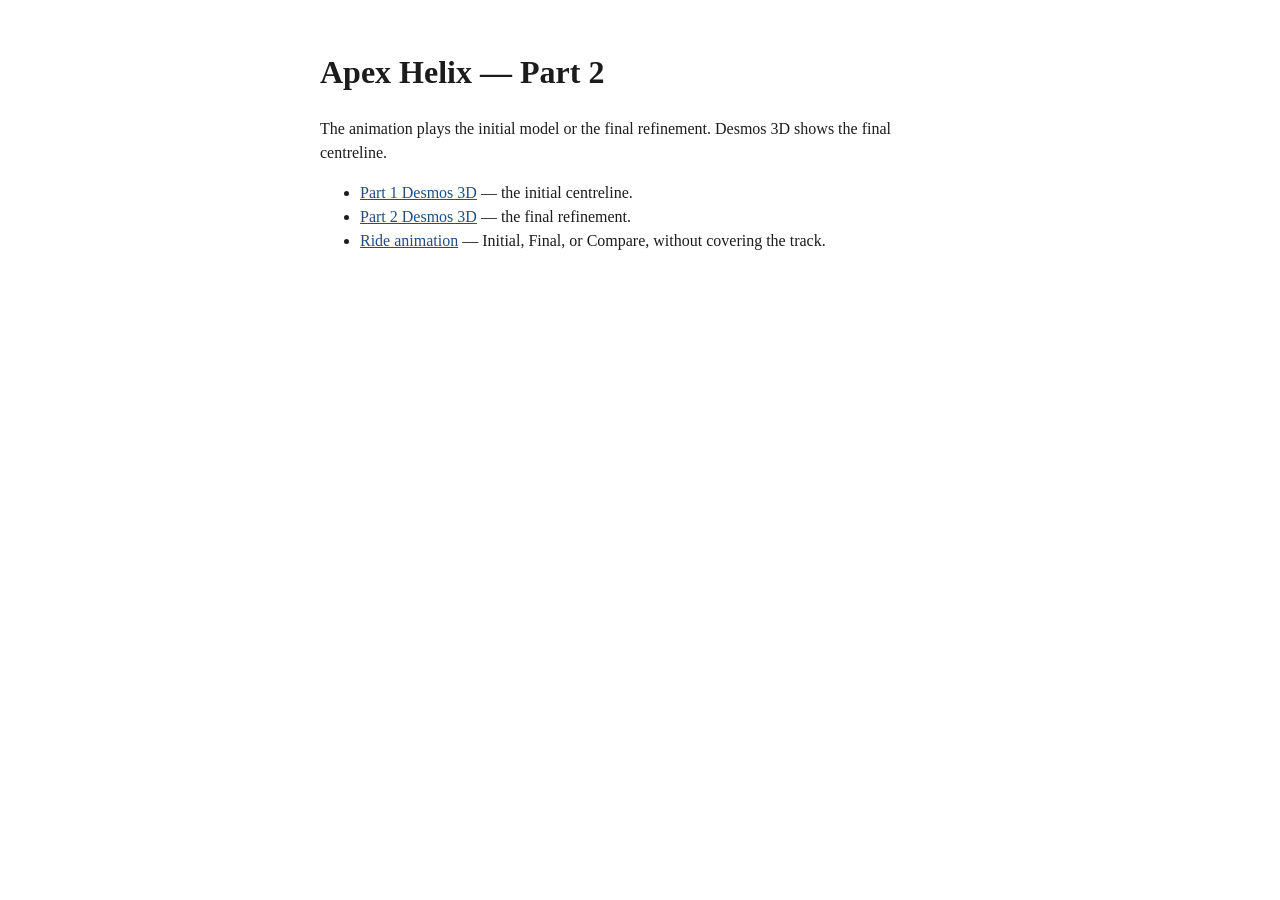
<file: part2/index.html>
<!DOCTYPE html>
<html lang="en">
<head>
  <meta charset="utf-8" />
  <title>Apex Helix Part 2</title>
  <style>
    body { font: 16px/1.5 Georgia, serif; max-width: 640px; margin: 48px auto; color: #1c1c1c; }
    a { color: #1d4e89; }
  </style>
</head>
<body>
  <h1>Apex Helix — Part 2</h1>
  <p>The animation plays the initial model or the final refinement. Desmos 3D shows the final centreline.</p>
  <ul>
    <li><a href="desmos-initial.html">Part 1 Desmos 3D</a> — the initial centreline.</li>
    <li><a href="desmos.html">Part 2 Desmos 3D</a> — the final refinement.</li>
    <li><a href="animation.html?v=13">Ride animation</a> — Initial, Final, or Compare, without covering the track.</li>
  </ul>
</body>
</html>
</file>
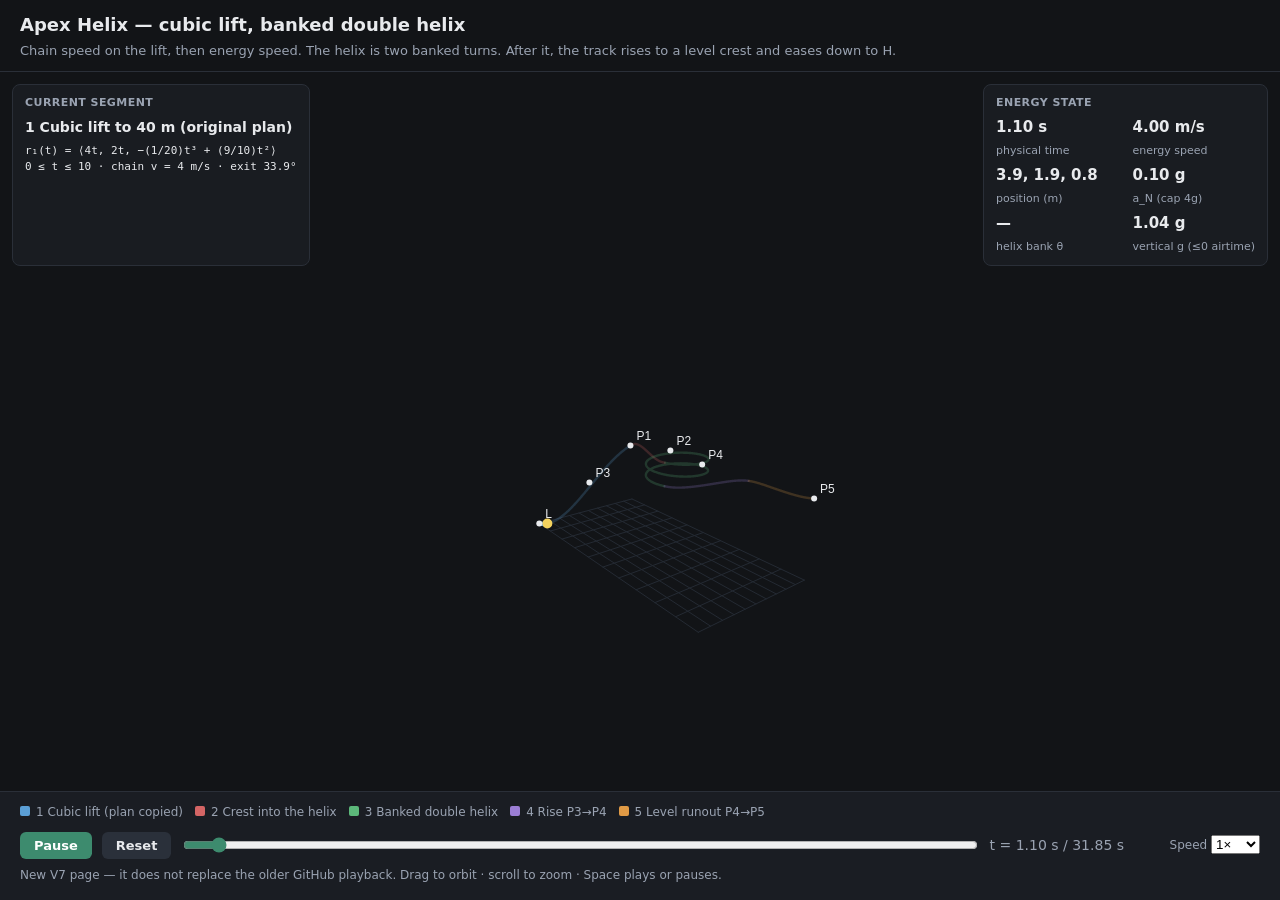
<file: airtime.html>
<!DOCTYPE html>
<html lang="en">
<head>
  <meta charset="utf-8" />
  <meta name="viewport" content="width=device-width, initial-scale=1" />
  <title>Apex Helix V7 — airtime crest playback</title>
  <style>
    :root {
      --bg: #121417; --panel: #1a1d23; --line: #2a2f38; --text: #e8eaed;
      --muted: #9aa3b2; --accent: #3d8b6e;
    }
    * { box-sizing: border-box; }
    html, body { margin: 0; height: 100%; background: var(--bg); color: var(--text);
      font: 14px/1.45 "Segoe UI", system-ui, sans-serif; }
    #app { display: grid; grid-template-rows: auto 1fr auto; height: 100%; }
    header { padding: 12px 20px 10px; border-bottom: 1px solid var(--line); }
    header h1 { margin: 0 0 4px; font-size: 18px; font-weight: 650; }
    header p { margin: 0; color: var(--muted); font-size: 13px; }
    .stage { position: relative; min-height: 0; }
    canvas { display: block; width: 100%; height: 100%; cursor: grab; }
    canvas.dragging { cursor: grabbing; }
    .hud { position: absolute; top: 12px; left: 12px; right: 12px;
      display: flex; justify-content: space-between; gap: 12px; pointer-events: none; }
    .card { background: rgba(26,29,35,0.9); border: 1px solid var(--line);
      border-radius: 8px; padding: 10px 12px; min-width: 210px; max-width: 460px; }
    .card h2 { margin: 0 0 6px; font-size: 11px; letter-spacing: 0.04em;
      text-transform: uppercase; color: var(--muted); }
    .eq { font-family: Consolas, monospace; font-size: 11px; white-space: pre-wrap; }
    .stats { display: grid; grid-template-columns: 1fr 1fr; gap: 6px 14px; }
    .stats b { display: block; font-size: 15px; }
    .stats span { color: var(--muted); font-size: 11px; }
    footer { border-top: 1px solid var(--line); padding: 12px 20px 16px; background: var(--panel); }
    .legend { display: flex; flex-wrap: wrap; gap: 8px 12px; font-size: 12px; color: var(--muted); margin-bottom: 10px; }
    .swatch { width: 10px; height: 10px; border-radius: 2px; display: inline-block; margin-right: 6px; }
    .controls { display: flex; align-items: center; gap: 10px; flex-wrap: wrap; }
    button { background: var(--accent); color: #fff; border: 0; border-radius: 6px;
      padding: 7px 14px; font: 600 13px/1 "Segoe UI", system-ui, sans-serif; cursor: pointer; }
    button.ghost { background: #2a303a; color: var(--text); }
    input[type="range"] { flex: 1; min-width: 180px; accent-color: var(--accent); }
    .hint { color: var(--muted); font-size: 12px; margin-top: 8px; }
  </style>
</head>
<body>
  <div id="app">
    <header>
      <h1>Apex Helix — cubic lift, banked double helix</h1>
      <p>Chain speed on the lift, then energy speed. The helix is two banked turns. After it, the track rises to a level crest and eases down to H.</p>
    </header>
    <div class="stage">
      <canvas id="view"></canvas>
      <div class="hud">
        <div class="card">
          <h2>Current segment</h2>
          <div id="seg-name" style="font-weight:650;margin-bottom:6px">Lift</div>
          <div class="eq" id="eq"></div>
        </div>
        <div class="card">
          <h2>Energy state</h2>
          <div class="stats" id="stats"></div>
        </div>
      </div>
    </div>
    <footer>
      <div class="legend">
        <span><i class="swatch" style="background:#5b9fd6"></i>1 Cubic lift (plan copied)</span>
        <span><i class="swatch" style="background:#d46565"></i>2 Crest into the helix</span>
        <span><i class="swatch" style="background:#5cb87a"></i>3 Banked double helix</span>
        <span><i class="swatch" style="background:#9b7ed4"></i>4 Rise P3→P4</span>
        <span><i class="swatch" style="background:#e09a45"></i>5 Level runout P4→P5</span>
      </div>
      <div class="controls">
        <button id="play" type="button">Pause</button>
        <button id="reset" class="ghost" type="button">Reset</button>
        <input id="time" type="range" min="0" max="1" step="0.001" value="0" />
        <div id="tread" style="min-width:170px;color:var(--muted)">t = 0.00 s</div>
        <label class="hint" style="margin:0">Speed
          <select id="rate">
            <option value="0.5">0.5×</option>
            <option value="1" selected>1×</option>
            <option value="2">2×</option>
          </select>
        </label>
      </div>
      <div class="hint">New V7 page — it does not replace the older GitHub playback. Drag to orbit · scroll to zoom · Space plays or pauses.</div>
    </footer>
  </div>
  <script>
    const DATA = {"samples":[{"s":0.0,"time":0.0,"p":[0.0,0.0,0.0],"v":4.0,"aN_g":0.14693877551020404,"n_g":1.146938775510204,"bank":0.0,"z":0.0,"id":0,"T":[0.8944271909999159,0.4472135954999579,0.0]},{"s":0.33630025275096,"time":0.08407506318774,"p":[0.3007518796992481,0.15037593984962405,0.005066654991824068],"v":4.0,"aN_g":0.14490082430100415,"n_g":1.1444489393539947,"bank":0.0,"z":0.005066654991824068,"id":0,"T":[0.8940230128161073,0.44701150640805365,0.030059369487951817]},{"s":0.6729015716032805,"time":0.16822539290082011,"p":[0.6015037593984962,0.3007518796992481,0.020181608977500567],"v":4.0,"aN_g":0.14249193407706925,"n_g":1.1407106762421186,"bank":0.0,"z":0.020181608977500567,"id":0,"T":[0.8928339855581544,0.4464169927790772,0.05966022787776236]},{"s":1.0100937451889516,"time":0.2525234362972379,"p":[0.9022556390977443,0.45112781954887216,0.04521734547233593],"v":4.0,"aN_g":0.13974801894307814,"n_g":1.13580374929697,"bank":0.0,"z":0.04521734547233593,"id":0,"T":[0.8908993289798013,0.44544966448990064,0.08872982604048645]},{"s":1.3481538189765703,"time":0.33703845474414257,"p":[1.2030075187969924,0.6015037593984962,0.08004634799163662],"v":4.0,"aN_g":0.13670743375102745,"n_g":1.1298154025566085,"bank":0.0,"z":0.08004634799163662,"id":0,"T":[0.8882627708984078,0.4441313854492039,0.1172030814221767]},{"s":1.687345669336966,"time":0.4218364173342415,"p":[1.5037593984962405,0.7518796992481203,0.12454110005070905],"v":4.0,"aN_g":0.13340991022926704,"n_g":1.1228381987155962,"bank":0.0,"z":0.12454110005070905,"id":0,"T":[0.8849715647666819,0.44248578238334096,0.14502297039784154]},{"s":2.0279196874913046,"time":0.5069799218728261,"p":[1.8045112781954886,0.9022556390977443,0.17857408516485967],"v":4.0,"aN_g":0.1298955586893063,"n_g":1.114967930036424,"bank":0.0,"z":0.17857408516485967,"id":0,"T":[0.8810755140356284,0.4405377570178142,0.17214070758703892]},{"s":2.3701125699187435,"time":0.5925281424796859,"p":[2.1052631578947367,1.0526315789473684,0.24201778684939493],"v":4.0,"aN_g":0.12620397006057282,"n_g":1.106301671916966,"bank":0.0,"z":0.24201778684939493,"id":0,"T":[0.876626034376887,0.4383130171884435,0.19851572939144185]},{"s":2.7141472098490493,"time":0.6785368024622623,"p":[2.406015037593985,1.2030075187969924,0.3147446886196213],"v":4.0,"aN_g":0.12237344248028381,"n_g":1.0969360317355956,"bank":0.0,"z":0.3147446886196213,"id":0,"T":[0.8716752791612331,0.43583763958061655,0.2241155050949906]},{"s":3.0602326829002644,"time":0.7650581707250661,"p":[2.706766917293233,1.3533834586466165,0.3966272739908452],"v":4.0,"aN_g":0.11844034623143943,"n_g":1.0869656282083826,"bank":0.0,"z":0.3966272739908452,"id":0,"T":[0.8662753473710387,0.43313767368551936,0.24891520277291804]},{"s":3.4085643187543075,"time":0.8521410796885769,"p":[3.007518796992481,1.5037593984962405,0.48753802647837297],"v":4.0,"aN_g":0.11443863131701391,"n_g":1.0764818200012418,"bank":0.0,"z":0.48753802647837297,"id":0,"T":[0.8604775868754362,0.4302387934377181,0.272897239096116]},{"s":3.759323849983221,"time":0.9398309624958052,"p":[3.308270676691729,1.6541353383458646,0.5873494295975111],"v":4.0,"aN_g":0.11039947395776532,"n_g":1.0655716877883523,"bank":0.0,"z":0.5873494295975111,"id":0,"T":[0.8543320001376629,0.42716600006883143,0.2960507421473141]},{"s":4.11267962871673,"time":1.0281699071791826,"p":[3.6090225563909772,1.8045112781954886,0.6959339668635662],"v":4.0,"aN_g":0.1063510521109926,"n_g":1.0543172619814876,"bank":0.0,"z":0.6959339668635662,"id":0,"T":[0.8478867542573036,0.4239433771286518,0.3183709549311442]},{"s":4.468786901736094,"time":1.1171967254340236,"p":[3.9097744360902253,1.9548872180451127,0.8131641217918446],"v":4.0,"aN_g":0.10231843579744072,"n_g":1.042794979248013,"bank":0.0,"z":0.8131641217918446,"id":0,"T":[0.8411877929598057,0.42059389647990286,0.3398586047450671]},{"s":4.827788134740611,"time":1.2069470336851527,"p":[4.2105263157894735,2.1052631578947367,0.9389123778976527],"v":4.0,"aN_g":0.09832357547879236,"n_g":1.031075344659223,"bank":0.0,"z":0.9389123778976527,"id":0,"T":[0.8342785448082546,0.4171392724041273,0.36051926036035375]},{"s":5.189813376909257,"time":1.2974533442273142,"p":[4.511278195488721,2.2556390977443606,1.0730512186962966],"v":4.0,"aN_g":0.09438537071075277,"n_g":1.0192227726151801,"bank":0.0,"z":1.0730512186962966,"id":0,"T":[0.8271997195170373,0.41359985975851865,0.3803626953825372]},{"s":5.554980657418991,"time":1.3887451643547477,"p":[4.81203007518797,2.406015037593985,1.2154531277030838],"v":4.0,"aN_g":0.09051980150274556,"n_g":1.0072955781894515,"bank":0.0,"z":1.2154531277030838,"id":0,"T":[0.8199891827186564,0.4099945913593282,0.3994022725029082]},{"s":5.923396406234858,"time":1.4808491015587144,"p":[5.112781954887218,2.556390977443609,1.3659905884333199],"v":4.0,"aN_g":0.08674010592297902,"n_g":0.9953460907758008,"bank":0.0,"z":1.3659905884333199,"id":0,"T":[0.8126818987576215,0.40634094937881077,0.41765435983553884]},{"s":6.295155892212232,"time":1.573788973053058,"p":[5.413533834586466,2.706766917293233,1.5245360844023113],"v":4.0,"aN_g":0.08305698919290681,"n_g":0.9834208634422927,"bank":0.0,"z":1.5245360844023113,"id":0,"T":[0.8053099309226798,0.4026549654613399,0.4351377873118306]},{"s":6.670343672311363,"time":1.6675859180778407,"p":[5.7142857142857135,2.8571428571428568,1.690962099125364],"v":4.0,"aN_g":0.07947885155360866,"n_g":0.9715609537850636,"bank":0.0,"z":1.690962099125364,"id":0,"T":[0.7979024888401799,0.39895124442008995,0.4518733482717345]},{"s":7.049034046488843,"time":1.7622585116222107,"p":[6.015037593984962,3.007518796992481,1.865141116117786],"v":4.0,"aN_g":0.07601202434509341,"n_g":0.9598022549625087,"bank":0.0,"z":1.865141116117786,"id":0,"T":[0.7904860134043025,0.39524300670215123,0.46788334899333184]},{"s":7.43129151357618,"time":1.857822878394045,"p":[6.315789473684211,3.1578947368421053,2.046945618894883],"v":4.0,"aN_g":0.07266100585819202,"n_g":0.948175858689586,"bank":0.0,"z":2.046945618894883,"id":0,"T":[0.7830842904966886,0.3915421452483443,0.4831912069477489]},{"s":7.817171224164662,"time":1.9542928060411655,"p":[6.616541353383458,3.308270676691729,2.23624809097196],"v":4.0,"aN_g":0.06942869048761485,"n_g":0.936708435061294,"bank":0.0,"z":2.23624809097196,"id":0,"T":[0.7757185857501605,0.38785929287508025,0.49782109703407895]},{"s":8.206719427176155,"time":2.051679856794039,"p":[6.917293233082706,3.458646616541353,2.4329210158643253],"v":4.0,"aN_g":0.06631658646679225,"n_g":0.9254226169995209,"bank":0.0,"z":2.4329210158643253,"id":0,"T":[0.7684077936604765,0.38420389683023826,0.5117976439006907]},{"s":8.59997390740358,"time":2.149993476850895,"p":[7.2180451127819545,3.6090225563909772,2.636836877087285],"v":4.0,"aN_g":0.0633250189674557,"n_g":0.9143373797796094,"bank":0.0,"z":2.636836877087285,"id":0,"T":[0.7611685953874215,0.38058429769371077,0.5251456576464522]},{"s":8.996964411848898,"time":2.2492411029622246,"p":[7.518796992481203,3.7593984962406015,2.8478681581561456],"v":4.0,"aN_g":0.06045331659235335,"n_g":0.9034684084383422,"bank":0.0,"z":2.8478681581561456,"id":0,"T":[0.754015620570344,0.377007810285172,0.5378899096654434]},{"s":9.397713063169228,"time":2.349428265792307,"p":[7.819548872180451,3.9097744360902253,3.0658873425862128],"v":4.0,"aN_g":0.05769998028863212,"n_g":0.8928284478739701,"bank":0.0,"z":3.0658873425862128,"id":0,"T":[0.7469616093864183,0.37348080469320916,0.5500549450996373]},{"s":9.802234758964564,"time":2.450558689741141,"p":[8.120300751879698,4.060150375939849,3.2907669138927926],"v":4.0,"aN_g":0.055062834484095456,"n_g":0.882427632126068,"bank":0.0,"z":3.2907669138927926,"id":0,"T":[0.7400175718871235,0.37000878594356174,0.5616649282471337]},{"s":10.210537556006312,"time":2.552634389001578,"p":[8.421052631578947,4.2105263157894735,3.5223793555911938],"v":4.0,"aN_g":0.05253916082664485,"n_g":0.872273790689283,"bank":0.0,"z":3.5223793555911938,"id":0,"T":[0.7331929423533953,0.36659647117669764,0.57274351729545]},{"s":10.622623038818139,"time":2.6556557597045347,"p":[8.721804511278195,4.360902255639098,3.760597151196721],"v":4.0,"aN_g":0.05012581531883834,"n_g":0.8623727308008587,"bank":0.0,"z":3.760597151196721,"id":0,"T":[0.7264957270129296,0.3632478635064648,0.5833137648726828]},{"s":11.038486672284156,"time":2.759621668071039,"p":[9.022556390977442,4.511278195488721,4.005292784224679],"v":4.0,"aN_g":0.04781932991432545,"n_g":0.8527284954822751,"bank":0.0,"z":4.005292784224679,"id":0,"T":[0.7199326439690275,0.3599663219845137,0.5933980411028561]},{"s":11.45811813817878,"time":2.864529534544695,"p":[9.32330827067669,4.661654135338345,4.256338738190379],"v":4.0,"aN_g":0.0456159998085066,"n_g":0.843343597746609,"bank":0.0,"z":4.256338738190379,"id":0,"T":[0.7135092546068873,0.35675462730344365,0.6030179760901868]},{"s":11.881501655692793,"time":2.970375413923198,"p":[9.62406015037594,4.81203007518797,4.513607496609124],"v":4.0,"aN_g":0.04351195773661142,"n_g":0.8342192318401764,"bank":0.0,"z":4.513607496609124,"id":0,"T":[0.7072300860796522,0.3536150430398261,0.6121944190203875]},{"s":12.308616286175807,"time":3.077154071543952,"p":[9.924812030075188,4.962406015037594,4.77697154299622],"v":4.0,"aN_g":0.04150323660953472,"n_g":0.8253554627018007,"bank":0.0,"z":4.77697154299622,"id":0,"T":[0.7010987447427366,0.3505493723713683,0.6209474113402833]},{"s":12.739436222430871,"time":3.184859055607718,"p":[10.225563909774436,5.112781954887218,5.046303360866977],"v":4.0,"aN_g":0.03958582178874866,"n_g":0.8167513950242449,"bank":0.0,"z":5.046303360866977,"id":0,"T":[0.6951180206108643,0.3475590103054321,0.6292961717486788]},{"s":13.173931062986892,"time":3.293482765746723,"p":[10.526315789473683,5.263157894736842,5.321475433736695],"v":4.0,"aN_g":0.037755694240667347,"n_g":0.8084053234146655,"bank":0.0,"z":5.321475433736695,"id":0,"T":[0.6892899830672261,0.34464499153361305,0.6372590909935919]},{"s":13.612066071842229,"time":3.403016517960557,"p":[10.827067669172932,5.413533834586466,5.602360245120688],"v":4.0,"aN_g":0.0360088657292617,"n_g":0.8003148651953563,"bank":0.0,"z":5.602360245120688,"id":0,"T":[0.6836160681668423,0.34180803408342114,0.6448537347182957]},{"s":14.053802424221972,"time":3.513450606055493,"p":[11.12781954887218,5.56390977443609,5.8888302785342574],"v":4.0,"aN_g":0.03434140711222002,"n_g":0.7924770773798122,"bank":0.0,"z":5.8888302785342574,"id":0,"T":[0.6780971579542809,0.33904857897714047,0.6520968528277903]},{"s":14.499097438925185,"time":3.6247743597312962,"p":[11.428571428571427,5.7142857142857135,6.18075801749271],"v":4.0,"aN_g":0.03274947070708462,"n_g":0.7848885593164378,"bank":0.0,"z":6.18075801749271,"id":0,"T":[0.6727336522661007,0.33636682613305036,0.6590043940565885]},{"s":14.947904797858934,"time":3.7369761994647335,"p":[11.729323308270676,5.864661654135338,6.4780159455113555],"v":4.0,"aN_g":0.031229307594352662,"n_g":0.7775455424242667,"bank":0.0,"z":6.4780159455113555,"id":0,"T":[0.6675255335165535,0.33376276675827676,0.6655915246074732]},{"s":15.400174753366265,"time":3.8500436883415663,"p":[12.030075187969924,6.015037593984962,6.780476546105498],"v":4.0,"aN_g":0.029777280627872365,"n_g":0.7704439683607015,"bank":0.0,"z":6.780476546105498,"id":0,"T":[0.6624724249760863,0.33123621248804314,0.6718726498994283]},{"s":15.855854323956889,"time":3.963963580989222,"p":[12.330827067669173,6.165413533834586,7.088012302790443],"v":4.0,"aN_g":0.028389873831248517,"n_g":0.7635795568674002,"bank":0.0,"z":7.088012302790443,"id":0,"T":[0.6575736430501439,0.32878682152507194,0.6778614386120534]},{"s":16.314887479044177,"time":4.078721869761044,"p":[12.631578947368421,6.315789473684211,7.4004956990815],"v":4.0,"aN_g":0.027063698773783798,"n_g":0.756947864442109,"bank":0.0,"z":7.4004956990815,"id":0,"T":[0.6528282440540374,0.3264141220270187,0.6835708483446707]},{"s":16.777215313281545,"time":4.194303828320386,"p":[12.932330827067668,6.466165413533834,7.71779921849397],"v":4.0,"aN_g":0.025795498441476283,"n_g":0.7505443348853393,"bank":0.0,"z":7.71779921849397,"id":0,"T":[0.6482350659609418,0.3241175329804709,0.6890131523224116]},{"s":17.242776211076713,"time":4.310694052769178,"p":[13.233082706766917,6.616541353383458,8.039795344543165],"v":4.0,"aN_g":0.024582149048048476,"n_g":0.7443643426740137,"bank":0.0,"z":8.039795344543165,"id":0,"T":[0.6437927655766298,0.3218963827883149,0.6941999666803459]},{"s":17.71150600184451,"time":4.427876500461127,"p":[13.533834586466165,6.7669172932330826,8.366356560744391],"v":4.0,"aN_g":0.02342066016784549,"n_g":0.7384032300214284,"bank":0.0,"z":8.366356560744391,"id":0,"T":[0.6394998515680412,0.3197499257840206,0.699142277941741]},{"s":18.18333810653904,"time":4.54583452663476,"p":[13.834586466165412,6.917293233082706,8.697355350612948],"v":4.0,"aN_g":0.022308173516427443,"n_g":0.732656338395352,"bank":0.0,"z":8.697355350612948,"id":0,"T":[0.6353547137446017,0.31767735687230086,0.7038504703792874]},{"s":18.658203675984492,"time":4.664550918996123,"p":[14.13533834586466,7.06766917293233,9.03266419766415],"v":4.0,"aN_g":0.0212419606553685,"n_g":0.7271190351845277,"bank":0.0,"z":9.03266419766415,"id":0,"T":[0.6313556489623543,0.31567782448117715,0.7083343530100427]},{"s":19.136031721501386,"time":4.784007930375346,"p":[14.436090225563909,7.2180451127819545,9.372155585413303],"v":4.0,"aN_g":0.020219419854647817,"n_g":0.7217867361285774,"bank":0.0,"z":9.372155585413303,"id":0,"T":[0.6275008839922406,0.3137504419961203,0.7126031860272559]},{"s":19.616749238302297,"time":4.904187309575574,"p":[14.736842105263158,7.368421052631579,9.71570199737571],"v":4.0,"aN_g":0.019238072308524177,"n_g":0.7166549240574814,"bank":0.0,"z":9.71570199737571,"id":0,"T":[0.6237885956658247,0.31189429783291234,0.7166657065163456]},{"s":20.100281322107936,"time":5.025070330526984,"p":[15.037593984962406,7.518796992481203,10.06317591706668],"v":4.0,"aN_g":0.018295557868364305,"n_g":0.7117191644242343,"bank":0.0,"z":10.06317591706668,"id":0,"T":[0.6202169285847975,0.31010846429239874,0.7205301533392271]},{"s":20.586551279411687,"time":5.146637819852922,"p":[15.338345864661653,7.669172932330826,10.414449828001514],"v":4.0,"aN_g":0.017389630427994424,"n_g":0.7069751180577605,"bank":0.0,"z":10.414449828001514,"id":0,"T":[0.6167840106549988,0.3083920053274994,0.7242042911019085]},{"s":21.075480731798418,"time":5.2688701829496045,"p":[15.639097744360901,7.819548872180451,10.769396213695526],"v":4.0,"aN_g":0.016518153073244494,"n_g":0.7024185515123587,"bank":0.0,"z":10.769396213695526,"id":0,"T":[0.6134879666816202,0.3067439833408101,0.72769543314567]},{"s":21.56698971470137,"time":5.391747428675343,"p":[15.93984962406015,7.969924812030075,11.127887557664017],"v":4.0,"aN_g":0.01567909308696822,"n_g":0.6980453453444466,"bank":0.0,"z":11.127887557664017,"id":0,"T":[0.6103269302397966,0.3051634651198983,0.7310104635229808]},{"s":22.060996770960152,"time":5.515249192740038,"p":[16.240601503759397,8.120300751879698,11.489796343422292],"v":4.0,"aN_g":0.014870516883502865,"n_g":0.6938515006067886,"bank":0.0,"z":11.489796343422292,"id":0,"T":[0.607299054013978,0.303649527006989,0.7341558579362827]},{"s":22.557419039522408,"time":5.639354759880602,"p":[16.541353383458645,8.270676691729323,11.854995054485666],"v":4.0,"aN_g":0.014090584931879107,"n_g":0.6898331438143036,"bank":0.0,"z":11.854995054485666,"id":0,"T":[0.6044025187803022,0.3022012593901511,0.7371377036314403]},{"s":23.05617233961253,"time":5.7640430849031326,"p":[16.842105263157894,8.421052631578947,12.22335617436944],"v":4.0,"aN_g":0.013337546714739865,"n_g":0.6859865306035251,"bank":0.0,"z":12.22335617436944,"id":0,"T":[0.6016355411885942,0.3008177705942971,0.7399617182485757]},{"s":23.557171250672386,"time":5.889292812668097,"p":[17.142857142857142,8.571428571428571,12.594752186588922],"v":4.0,"aN_g":0.012609735759558054,"n_g":0.682308048279459,"bank":0.0,"z":12.594752186588922,"id":0,"T":[0.598996380484559,0.2994981902422795,0.7426332676415708]},{"s":24.060329188361614,"time":6.015082297090403,"p":[17.44360902255639,8.721804511278195,12.969055574659414],"v":4.0,"aN_g":0.011905564770073243,"n_g":0.6787942174185695,"bank":0.0,"z":12.969055574659414,"id":0,"T":[0.596483344298113,0.2982416721490565,0.745157382684137]},{"s":24.5655584768885,"time":6.141389619222125,"p":[17.74436090225564,8.87218045112782,13.346138822096226],"v":4.0,"aN_g":0.01122352087864759,"n_g":0.6754416926745642,"bank":0.0,"z":13.346138822096226,"id":0,"T":[0.5940947936105211,0.29704739680526054,0.7475387750853398]},{"s":25.072770417927156,"time":6.268192604481789,"p":[18.045112781954884,9.022556390977442,13.725874412414658],"v":4.0,"aN_g":0.010562161034256749,"n_g":0.6722472629142413,"bank":0.0,"z":13.725874412414658,"id":0,"T":[0.5918291470010075,0.29591457350050376,0.7497818522410866]},{"s":25.581875356361955,"time":6.395468839090489,"p":[18.345864661654133,9.172932330827066,14.10813482913003],"v":4.0,"aN_g":0.009920107535893067,"n_g":0.6692078507935816,"bank":0.0,"z":14.10813482913003,"id":0,"T":[0.5896848842626482,0.2948424421313241,0.7518907311506002]},{"s":26.092782743086715,"time":6.523195685771679,"p":[18.64661654135338,9.32330827067669,14.492792555757642],"v":4.0,"aN_g":0.009296043717104532,"n_g":0.6663205118692964,"bank":0.0,"z":14.492792555757642,"id":0,"T":[0.5876605494675786,0.2938302747337893,0.7538692514284752]},{"s":26.605401195073444,"time":6.651350298768361,"p":[18.94736842105263,9.473684210526315,14.8797200758128],"v":4.0,"aN_g":0.00868870978408358,"n_g":0.6635824333278735,"bank":0.0,"z":14.8797200758128,"id":0,"T":[0.5857547535527475,0.29287737677637377,0.7557209874437457]},{"s":27.119638552913493,"time":6.779909638228373,"p":[19.24812030075188,9.62406015037594,15.268789872810807],"v":4.0,"aN_g":0.008096898807035364,"n_g":0.6609909324026477,"bank":0.0,"z":15.268789872810807,"id":0,"T":[0.5839661764895283,0.29198308824476416,0.7574492596176007]},{"s":27.635401936023115,"time":6.908850484005779,"p":[19.548872180451127,9.774436090225564,15.659874430266974],"v":4.0,"aN_g":0.007519452862392524,"n_g":0.6585434545392982,"bank":0.0,"z":15.659874430266974,"id":0,"T":[0.5822935690933992,0.2911467845466996,0.7590571449110984]},{"s":28.15259779569514,"time":7.038149448923785,"p":[19.849624060150376,9.924812030075188,16.0528462316966],"v":4.0,"aN_g":0.006955259321715351,"n_g":0.656237571361328,"bank":0.0,"z":16.0528462316966,"id":0,"T":[0.5807357545235216,0.2903678772617608,0.7605474865335465]},{"s":28.671131966169238,"time":7.1677829915423095,"p":[20.15037593984962,10.07518796992481,16.447577760614998],"v":4.0,"aN_g":0.006403247281748123,"n_g":0.6540709784793112,"bank":0.0,"z":16.447577760614998,"id":0,"T":[0.579291629516325,0.2896458147581625,0.7619229029012063]},{"s":29.190909713884356,"time":7.297727428471089,"p":[20.451127819548873,10.225563909774436,16.843941500537486],"v":4.0,"aN_g":0.005862384129030733,"n_g":0.6520414931808851,"bank":0.0,"z":16.843941500537486,"id":0,"T":[0.5779601653920787,0.28898008269603936,0.7631857958747342]},{"s":29.71183578506914,"time":7.427958946267285,"p":[20.75187969924812,10.37593984962406,17.241809934979347],"v":4.0,"aN_g":0.005331672231636444,"n_g":0.6501470520324931,"bank":0.0,"z":17.241809934979347,"id":0,"T":[0.5767404088688244,0.2883702044344122,0.7643383583023141]},{"s":30.233814451819004,"time":7.558453612954751,"p":[21.052631578947366,10.526315789473683,17.641055547455895],"v":4.0,"aN_g":0.004810145749975514,"n_g":0.648385708418629,"bank":0.0,"z":17.641055547455895,"id":0,"T":[0.5756314827139141,0.28781574135695703,0.7653825808938469]},{"s":30.7567495568015,"time":7.689187389200375,"p":[21.35338345864661,10.676691729323306,18.041550821482442],"v":4.0,"aN_g":0.004296867558133294,"n_g":0.6467556300397127,"bank":0.0,"z":18.041550821482442,"id":0,"T":[0.574632586259681,0.2873162931298405,0.7663202584498453]},{"s":31.280544556726074,"time":7.8201361391815185,"p":[21.654135338345863,10.827067669172932,18.443168240574302],"v":4.0,"aN_g":0.0037909262668679635,"n_g":0.6452550963856507,"bank":0.0,"z":18.443168240574302,"id":0,"T":[0.5737429958064352,0.2868714979032176,0.7671529954668894]},{"s":31.805102564708672,"time":7.951275641177168,"p":[21.954887218045116,10.977443609022558,18.845780288246765],"v":4.0,"aN_g":0.003291433339149467,"n_g":0.6438824961985115,"bank":0.0,"z":18.845780288246765,"id":0,"T":[0.5729620649329499,0.28648103246647494,0.7678822111396466]},{"s":32.33032639165698,"time":8.082581597914245,"p":[22.25563909774436,11.12781954887218,19.24925944801514],"v":4.0,"aN_g":0.0027975202889564603,"n_g":0.6426363249345337,"bank":0.0,"z":19.24925944801514,"id":0,"T":[0.5722892247318878,0.2861446123659439,0.7685091437775602]},{"s":32.85611858679766,"time":8.214029646699416,"p":[22.556390977443606,11.278195488721803,19.65347820339474],"v":4.0,"aN_g":0.0023083359539426023,"n_g":0.6415151822328139,"bank":0.0,"z":19.65347820339474,"id":0,"T":[0.5717239839851259,0.28586199199256296,0.769034854652388]},{"s":33.38238147746336,"time":8.34559536936584,"p":[22.857142857142854,11.428571428571427,20.05830903790087],"v":4.0,"aN_g":0.0018230438325217689,"n_g":0.640517769395413,"bank":0.0,"z":20.05830903790087,"id":0,"T":[0.5712659292916793,0.28563296464583965,0.7694602312908333]},{"s":33.909017208254,"time":8.4772543020635,"p":[23.157894736842106,11.578947368421053,20.463624435048843],"v":4.0,"aN_g":0.0013408194758917063,"n_g":0.6396428868812808,"bank":0.0,"z":20.463624435048843,"id":0,"T":[0.5709147251588413,0.28545736257942067,0.7697859902245597]},{"s":34.43592777968411,"time":8.608981944921027,"p":[23.45864661654135,11.729323308270676,20.869296878353946],"v":4.0,"aN_g":0.0008608479255062989,"n_g":0.6388894318142164,"bank":0.0,"z":20.869296878353946,"id":0,"T":[0.5706701140652332,0.2853350570326166,0.7700126792079253]},{"s":34.9630150864259,"time":8.740753771606474,"p":[23.7593984962406,11.8796992481203,21.275198851331503],"v":4.0,"aN_g":0.0003823211865099081,"n_g":0.638256395503093,"bank":0.0,"z":21.275198851331503,"id":0,"T":[0.5705319165026529,0.28526595825132645,0.7701406789118221]},{"s":35.490180955255674,"time":8.872545238813919,"p":[24.06015037593985,12.030075187969924,21.68120283749682],"v":4.0,"aN_g":9.556427234271389e-05,"n_g":0.63774286097067,"bank":0.0,"z":21.68120283749682,"id":0,"T":[0.5705000310019177,0.28525001550095885,0.7701702041000507]},{"s":36.0173271828103,"time":9.004331795702575,"p":[24.360902255639097,12.180451127819548,22.087181320365186],"v":4.0,"aN_g":0.0005736100017470202,"n_g":0.6373480004855228,"bank":0.0,"z":22.087181320365186,"id":0,"T":[0.5705744341462712,0.2852872170731356,0.7701013042927067]},{"s":36.544355573259395,"time":9.136088893314849,"p":[24.661654135338345,12.330827067669173,22.493006783451932],"v":4.0,"aN_g":0.0010526180473468814,"n_g":0.6370710730898648,"bank":0.0,"z":22.493006783451932,"id":0,"T":[0.5707551805743544,0.2853775902871772,0.7699338639191163]},{"s":37.07116797599857,"time":9.267791993999642,"p":[24.96240601503759,12.481203007518795,22.898551710272343],"v":4.0,"aN_g":0.0015333934271232448,"n_g":0.6369114221143302,"bank":0.0,"z":22.898551710272343,"id":0,"T":[0.5710424029732014,0.2855212014866007,0.7696676019608982]},{"s":37.59766632346919,"time":9.399416580867298,"p":[25.263157894736842,12.631578947368421,23.303688584341742],"v":4.0,"aN_g":0.0020167466201272918,"n_g":0.636868472669052,"bank":0.0,"z":23.303688584341742,"id":0,"T":[0.5714363120601857,0.2857181560300929,0.7693020710837957]},{"s":38.12375266921056,"time":9.53093816730264,"p":[25.56390977443609,12.781954887218046,23.70828988917542],"v":4.0,"aN_g":0.0025034960760182447,"n_g":0.6369417290986551,"bank":0.0,"z":23.70828988917542,"id":0,"T":[0.5719371965512917,0.28596859827564586,0.7688366562549624]},{"s":38.64932922625173,"time":9.662332306562933,"p":[25.864661654135336,12.932330827067668,24.112228108288697],"v":4.0,"aN_g":0.00299447075487601,"n_g":0.6371307723869745,"bank":0.0,"z":24.112228108288697,"id":0,"T":[0.5725454231115034,0.2862727115557517,0.7682705728404459]},{"s":39.17429840595106,"time":9.793574601487766,"p":[26.16541353383458,13.08270676691729,24.51537572519687],"v":4.0,"aN_g":0.0034905127067696383,"n_g":0.6374352574954657,"bank":0.0,"z":24.51537572519687,"id":0,"T":[0.5732614362814429,0.28663071814072144,0.7676028641756566]},{"s":39.69856285739435,"time":9.924640714348588,"p":[26.466165413533833,13.233082706766917,24.917605223415254],"v":4.0,"aN_g":0.003992479700570413,"n_g":0.6378549106173286,"bank":0.0,"z":24.917605223415254,"id":0,"T":[0.5740857583726648,0.2870428791863324,0.7668323985996567]},{"s":40.22202550746393,"time":10.055506376865983,"p":[26.766917293233085,13.383458646616543,25.318789086459155],"v":4.0,"aN_g":0.0045012479114976195,"n_g":0.638389526327289,"bank":0.0,"z":25.318789086459155,"id":0,"T":[0.575018989322159,0.2875094946610795,0.7659578659421505]},{"s":40.74458960169484,"time":10.18614740042371,"p":[27.06766917293233,13.533834586466165,25.718799797843868],"v":4.0,"aN_g":0.005017714676868605,"n_g":0.6390389646047938,"bank":0.0,"z":25.718799797843868,"id":0,"T":[0.5760618064946309,0.28803090324731545,0.7649777734501035]},{"s":41.26615874603699,"time":10.316539686509248,"p":[27.368421052631575,13.684210526315788,26.1175098410847],"v":4.0,"aN_g":0.005542801329483189,"n_g":0.6398031477059997,"bank":0.0,"z":26.1175098410847,"id":0,"T":[0.5772149644189818,0.2886074822094909,0.7638904411389712]},{"s":41.7866369496465,"time":10.446659237411625,"p":[27.669172932330824,13.834586466165412,26.514791699696975],"v":4.0,"aN_g":0.0060774561179948745,"n_g":0.6406820568574011,"bank":0.0,"z":26.514791699696975,"id":0,"T":[0.5784792944430571,0.28923964722152856,0.7626939965515847]},{"s":42.30592866883372,"time":10.57648216720843,"p":[27.969924812030076,13.984962406015038,26.910517857195995],"v":4.0,"aN_g":0.006622657223494502,"n_g":0.6416757287411814,"bank":0.0,"z":26.910517857195995,"id":0,"T":[0.5798557042881645,0.28992785214408223,0.7613863689058243]},{"s":42.823938852300664,"time":10.705984713075166,"p":[28.27067669172932,14.13533834586466,27.30456079709704],"v":4.0,"aN_g":0.007179415881337559,"n_g":0.6427842517393978,"bank":0.0,"z":27.30456079709704,"id":0,"T":[0.5813451774820172,0.2906725887410086,0.7599652826103324]},{"s":43.34057298780606,"time":10.835143246951516,"p":[28.57142857142857,14.285714285714285,27.696793002915452],"v":4.0,"aN_g":0.007748779616966495,"n_g":0.6440077619008738,"bank":0.0,"z":27.696793002915452,"id":0,"T":[0.5829487726456221,0.29147438632281103,0.7584282501256817]},{"s":43.8557371504023,"time":10.963934287600575,"p":[28.872180451127818,14.436090225563909,28.087086958166516],"v":4.0,"aN_g":0.008331835604087413,"n_g":0.6453464385911742,"bank":0.0,"z":28.087086958166516,"id":0,"T":[0.5846676226061406,0.2923338113030703,0.7567725641466558]},{"s":44.36933805239596,"time":11.09233451309899,"p":[29.172932330827066,14.586466165413533,28.475315146365546],"v":4.0,"aN_g":0.008929714153030708,"n_g":0.6468004997822255,"bank":0.0,"z":28.475315146365546,"id":0,"T":[0.5865029333038854,0.2932514666519427,0.7549952890796227]},{"s":44.881283095190476,"time":11.220320773797619,"p":[29.473684210526315,14.736842105263158,28.86135005102785],"v":4.0,"aN_g":0.009543592336419007,"n_g":0.6483701969340405,"bank":0.0,"z":28.86135005102785,"id":0,"T":[0.5884559824572877,0.29422799122864385,0.7530932517874432]},{"s":45.39148042317816,"time":11.34787010579454,"p":[29.77443609022556,14.88721804511278,29.24506415566872],"v":4.0,"aN_g":0.010174697758347083,"n_g":0.6500558094165363,"bank":0.0,"z":29.24506415566872,"id":0,"T":[0.590528117944881,0.2952640589724405,0.7510630315729806]},{"s":45.8998389798577,"time":11.474959744964425,"p":[30.075187969924812,15.037593984962406,29.626329943803487],"v":4.0,"aN_g":0.010824312472094304,"n_g":0.6518576384146415,"bank":0.0,"z":29.626329943803487,"id":0,"T":[0.5927207558579672,0.2963603779289836,0.7489009493711101]},{"s":46.40626856636264,"time":11.60156714159066,"p":[30.37593984962406,15.18796992481203,30.005019898947435],"v":4.0,"aN_g":0.011493777049886602,"n_g":0.6537760002546928,"bank":0.0,"z":30.005019898947435,"id":0,"T":[0.5950353781716746,0.2975176890858373,0.746603056118253]},{"s":46.91067990259736,"time":11.72766997564934,"p":[30.676691729323306,15.338345864661653,30.381006504615883],"v":4.0,"aN_g":0.012184494806332878,"n_g":0.6558112190845947,"bank":0.0,"z":30.381006504615883,"id":0,"T":[0.5974735299754458,0.2987367649877229,0.744165120267908]},{"s":47.41298469118786,"time":11.853246172796965,"p":[30.97744360902255,15.488721804511275,30.754162244324128],"v":4.0,"aN_g":0.012897936174800185,"n_g":0.6579636188342434,"bank":0.0,"z":30.754162244324128,"id":0,"T":[0.6000368161965745,0.3000184080982872,0.7415826144205702]},{"s":47.91309568446731,"time":11.978273921116827,"p":[31.278195488721803,15.639097744360901,31.124359601587496],"v":4.0,"aN_g":0.013635643233071093,"n_g":0.6602335143764397,"bank":0.0,"z":31.124359601587496,"id":0,"T":[0.6027268977421544,0.3013634488710772,0.7388507010368524]},{"s":48.41092675472892,"time":12.10273168868223,"p":[31.578947368421055,15.789473684210527,31.49147105992128],"v":4.0,"aN_g":0.01439923437103523,"n_g":0.6626212018018139,"bank":0.0,"z":31.49147105992128,"id":0,"T":[0.6055454869756192,0.3027727434878096,0.7359642172037477]},{"s":48.906392967993106,"time":12.226598241998277,"p":[31.8796992481203,15.93984962406015,31.85536910284077],"v":4.0,"aN_g":0.015190409088776675,"n_g":0.6651269477142858,"bank":0.0,"z":31.85536910284077,"id":0,"T":[0.6084943424338509,0.30424717121692546,0.7329176584258933]},{"s":49.39941066155055,"time":12.349852665387637,"p":[32.180451127819545,16.090225563909772,32.215926213861295],"v":4.0,"aN_g":0.016010952908083485,"n_g":0.6677509774462871,"bank":0.0,"z":32.215926213861295,"id":0,"T":[0.61157526267954,0.30578763133977,0.7297051614166263]},{"s":49.889897525558595,"time":12.472474381389649,"p":[32.48120300751879,16.240601503759397,32.57301487649815],"v":4.0,"aN_g":0.016862742373950322,"n_g":0.670493462085433,"bank":0.0,"z":32.57301487649815,"id":0,"T":[0.6147900791709703,0.30739503958548514,0.7263204858677678]},{"s":50.37777268898563,"time":12.594443172246407,"p":[32.78195488721805,16.390977443609025,32.92650757426667],"v":4.0,"aN_g":0.017747750114873787,"n_g":0.6733545041966928,"bank":0.0,"z":32.92650757426667,"id":0,"T":[0.6181406480176043,0.30907032400880213,0.722756995182662]},{"s":50.86295681021527,"time":12.715739202553818,"p":[33.08270676691729,16.541353383458645,33.276276790682104],"v":4.0,"aN_g":0.018668049921421567,"n_g":0.67633412211643,"bank":0.0,"z":33.276276790682104,"id":0,"T":[0.6216288404746558,0.3108144202373279,0.7190076361643656]},{"s":51.345372172641916,"time":12.836343043160479,"p":[33.38345864661654,16.69172932330827,33.62219500925982],"v":4.0,"aN_g":0.01962582179143128,"n_g":0.6794322326871856,"bank":0.0,"z":33.62219500925982,"id":0,"T":[0.6252565320131753,0.31262826600658766,0.7150649176603278]},{"s":51.82494278560747,"time":12.956235696401867,"p":[33.68421052631579,16.842105263157894,33.96413471351509],"v":4.0,"aN_g":0.02062335687696232,"n_g":0.682648632294941,"bank":0.0,"z":33.96413471351509,"id":0,"T":[0.629025589783949,0.3145127948919745,0.7109208881768732]},{"s":52.30159449105128,"time":13.07539862276282,"p":[33.984962406015036,16.992481203007518,34.301968386963225],"v":4.0,"aN_g":0.021663062252451095,"n_g":0.6859829760641015,"bank":0.0,"z":34.301968386963225,"id":0,"T":[0.6329378582736931,0.31646892913684654,0.7065671124917209]},{"s":52.775255076265346,"time":13.193813769066336,"p":[34.285714285714285,17.142857142857142,34.63556851311954],"v":4.0,"aN_g":0.022747465405023693,"n_g":0.6894347550599313,"bank":0.0,"z":34.63556851311954,"id":0,"T":[0.6369951429305526,0.3184975714652763,0.7019946473112214]},{"s":53.2458543931696,"time":13.3114635982924,"p":[34.586466165413526,17.293233082706763,34.964807575499314],"v":4.0,"aN_g":0.02387921832618477,"n_g":0.6930032713440759,"bank":0.0,"z":34.964807575499314,"id":0,"T":[0.6411991915127975,0.32059959575639874,0.6971940160415668]},{"s":53.71332448454449,"time":13.428331121136123,"p":[34.88721804511278,17.44360902255639,35.2895580576179],"v":4.0,"aN_g":0.02506110105866147,"n_g":0.6966876107266216,"bank":0.0,"z":35.2895580576179,"id":0,"T":[0.6455516728899185,0.3227758364449593,0.6921551827706591]},{"s":54.17759971768076,"time":13.54439992942019,"p":[35.18796992481203,17.593984962406015,35.60969244299056],"v":4.0,"aN_g":0.026296024522535752,"n_g":0.7004866130585371,"bank":0.0,"z":35.60969244299056,"id":0,"T":[0.6500541529991488,0.3250270764995744,0.6868675255904146]},{"s":54.638616925930094,"time":13.659654231482524,"p":[35.48872180451128,17.74436090225564,35.92508321513263],"v":4.0,"aN_g":0.027587032410417902,"n_g":0.7043988399120634,"bank":0.0,"z":35.92508321513263,"id":0,"T":[0.65470806763302,0.32735403381651,0.6813198094289465]},{"s":55.096315558661814,"time":13.774078889665454,"p":[35.78947368421052,17.89473684210526,36.23560285755941],"v":4.0,"aN_g":0.028937301901729714,"n_g":0.7084225395045561,"bank":0.0,"z":36.23560285755941,"id":0,"T":[0.6595146917051677,0.32975734585258387,0.6755001586093796]},{"s":55.550637840154344,"time":13.887659460038586,"p":[36.09022556390977,18.045112781954884,36.54112385378618],"v":4.0,"aN_g":0.03035014290063512,"n_g":0.7125556087345853,"bank":0.0,"z":36.54112385378618,"id":0,"T":[0.6644751046127713,0.33223755230638563,0.6693960294080838]},{"s":56.00152893796996,"time":14.00038223449249,"p":[36.390977443609025,18.195488721804512,36.84151868732832],"v":4.0,"aN_g":0.03182899545021616,"n_g":0.7167955522189333,"bank":0.0,"z":36.84151868732832,"id":0,"T":[0.6695901512853001,0.33479507564265004,0.6629941829512243]},{"s":56.448937141380945,"time":14.112234285345236,"p":[36.691729323308266,18.345864661654133,37.13665984170102],"v":4.0,"aN_g":0.033377424916677494,"n_g":0.7211394382470464,"bank":0.0,"z":37.13665984170102,"id":0,"T":[0.6748603984815974,0.3374301992407987,0.6562806588659873]},{"s":56.89281405043252,"time":14.22320351260813,"p":[36.992481203007515,18.496240601503757,37.426419800419694],"v":4.0,"aN_g":0.034999114471285175,"n_g":0.7255838516070913,"bank":0.0,"z":37.426419800419694,"id":0,"T":[0.6802860858718663,0.34014304293593317,0.6492407501931925]},{"s":57.33311477623926,"time":14.333278694059816,"p":[37.29323308270676,18.64661654135338,37.71067104699959],"v":4.0,"aN_g":0.036697854324202084,"n_g":0.7301248432869409,"bank":0.0,"z":37.71067104699959,"id":0,"T":[0.6858670714193128,0.3429335357096564,0.641858980172724]},{"s":57.769798153122586,"time":14.442449538280647,"p":[37.59398496240601,18.796992481203006,37.98928606495605],"v":4.0,"aN_g":0.0384775270834544,"n_g":0.7347578771162562,"bank":0.0,"z":37.98928606495605,"id":0,"T":[0.6916027705600316,0.3458013852800158,0.6341190816338129]},{"s":58.20282696319744,"time":14.55070674079936,"p":[37.89473684210526,18.94736842105263,38.26213733780435],"v":4.0,"aN_g":0.040342088524375444,"n_g":0.7394777734944814,"bank":0.0,"z":38.26213733780435,"id":0,"T":[0.6974920886714682,0.3487460443357341,0.6260039798602649]},{"s":58.63216817401288,"time":14.65804204350322,"p":[38.19548872180451,19.097744360902254,38.52909734905978],"v":4.0,"aN_g":0.04229554296103465,"n_g":0.7442786504465204,"bank":0.0,"z":38.52909734905978,"id":0,"T":[0.7035333463225442,0.3517666731612721,0.6174957799574455]},{"s":59.05779318983639,"time":14.764448297459097,"p":[38.49624060150376,19.24812030075188,38.79003858223772],"v":4.0,"aN_g":0.04434191231306085,"n_g":0.7491538623653003,"bank":0.0,"z":38.79003858223772,"id":0,"T":[0.7097241968158687,0.35486209840793437,0.6085757599244219]},{"s":59.47967811714607,"time":14.869919529286518,"p":[38.796992481203006,19.398496240601503,39.0448335208534],"v":4.0,"aN_g":0.046485197861579966,"n_g":0.7540959369407714,"bank":0.0,"z":39.0448335208534,"id":0,"T":[0.716061535568792,0.358030767784396,0.5992243708316438]},{"s":59.897804044856294,"time":14.974451011214073,"p":[39.097744360902254,19.548872180451127,39.29335464842218],"v":4.0,"aN_g":0.048729333590606105,"n_g":0.7590965109400548,"bank":0.0,"z":39.29335464842218,"id":0,"T":[0.7225414009406937,0.3612707004703469,0.5894212457218729]},{"s":60.312157339744694,"time":15.078039334936173,"p":[39.3984962406015,19.69924812030075,39.535474448459325],"v":4.0,"aN_g":0.05107812992058773,"n_g":0.7641462656948412,"bank":0.0,"z":39.535474448459325,"id":0,"T":[0.7291588662049121,0.36457943310245605,0.5791452190888384]},{"s":60.72272995747374,"time":15.180682489368435,"p":[39.69924812030075,19.849624060150376,39.771065404480154],"v":4.0,"aN_g":0.05353520656631218,"n_g":0.7692348633704825,"bank":0.0,"z":39.771065404480154,"id":0,"T":[0.7359079224923715,0.36795396124618573,0.5683743590418221]},{"s":61.129519769499325,"time":15.282379942374831,"p":[40.0,20.0,40.0],"v":4.0,"aN_g":0.05610391320168218,"n_g":0.7743508853357176,"bank":0.0,"z":40.0,"id":0,"T":[0.7427813527082074,0.3713906763541037,0.5570860145311556]},{"s":61.198258053996,"time":15.29521328476605,"p":[40.05110341798634,20.02555318994551,40.03821549382748],"v":5.635939530195139,"aN_g":0.161581305789182,"n_g":0.6705730740155929,"bank":0.0,"z":40.03821549382748,"id":1,"T":[0.7441953542509151,0.3721620838438263,0.554678878325447]},{"s":61.2669675768409,"time":15.307476988789507,"p":[40.10229855112193,20.05116099334371,40.076219333429925],"v":5.569464887384448,"aN_g":0.2057108039884621,"n_g":0.6287923141973473,"bank":0.0,"z":40.076219333429925,"id":1,"T":[0.7460702002214034,0.3732891142260194,0.5513932295031821]},{"s":61.335621131253816,"time":15.319878183540897,"p":[40.15359593208653,20.07683707777804,40.11393695916571],"v":5.502696944897732,"aN_g":0.246608577135591,"n_g":0.5908050942317513,"bank":0.0,"z":40.11393695916571,"id":1,"T":[0.748385505755226,0.3747564204655196,0.5472446985539149]},{"s":61.40419336613956,"time":15.332416119619074,"p":[40.20500580342264,20.10259458376666,40.15129622816347],"v":5.435754960907532,"aN_g":0.2844992062455799,"n_g":0.5563402704491038,"bank":0.0,"z":40.15129622816347,"id":1,"T":[0.7511197998850923,0.3765484225366256,0.5422456377932034]},{"s":61.472660946274324,"time":15.34509012913787,"p":[40.256538120116744,20.128446131418205,40.18822738798754],"v":5.368759750862302,"aN_g":0.3195911690534207,"n_g":0.5251541330986897,"bank":0.0,"z":40.18822738798754,"id":1,"T":[0.7542504901233166,0.3786492365841335,0.5364055870169415]},{"s":61.5410026951208,"time":15.357899640268124,"p":[40.308202552180674,20.154403827087567,40.224663050303555],"v":5.301833860192635,"aN_g":0.3520717630236383,"n_g":0.4970277157876191,"bank":0.0,"z":40.224663050303555,"id":1,"T":[0.757753808206939,0.3810425951500823,0.529731731000864]},{"s":61.60919972153443,"time":15.370844189178221,"p":[40.36000848723289,20.180479270031707,40.26053816454392],"v":5.235101722218398,"aN_g":0.38210697105840485,"n_g":0.4717641985815793,"bank":0.0,"z":40.26053816454392,"id":1,"T":[0.7616047443243471,0.38371176237872406,0.5222293527128282]},{"s":61.67723553134313,"time":15.38392342933075,"p":[40.4119650330798,20.20668355906537,40.295789991573386],"v":5.1686897984108535,"aN_g":0.4098427715128817,"n_g":0.44918641846765084,"bank":0.0,"z":40.295789991573386,"id":1,"T":[0.7657769767049134,0.3866394478711158,0.5139022857495392]},{"s":61.74509612452743,"time":15.397137138041208,"p":[40.46408102029703,20.233027299216907,40.330358077354546],"v":5.102726697647611,"aN_g":0.4354069155311086,"n_g":0.4291344921000899,"bank":0.0,"z":40.330358077354546,"id":1,"T":[0.7702428031791538,0.38980772273779085,0.5047533689285261]},{"s":61.812770078497444,"time":15.410485220157591,"p":[40.51636500481081,20.25952060838403,40.36418422661334],"v":5.037343270555755,"aN_g":0.4589108464265889,"n_g":0.4114635506364273,"bank":0.0,"z":40.36418422661334,"id":1,"T":[0.7749730811565635,0.3931979413608787,0.4947849051782697]},{"s":61.880248617755186,"time":15.423967708678324,"p":[40.56882527047916,20.286173123989578,40.397212476504606],"v":4.972672674482458,"aN_g":0.48045164101894033,"n_g":0.39604158417653046,"bank":0.0,"z":40.397212476504606,"id":1,"T":[0.7799371823696515,0.39679067239317295,0.48399912588667227]},{"s":61.94752567004732,"time":15.43758476209201,"p":[40.62146983167334,20.31299400963732,40.42938907027761],"v":4.90885040407565,"aN_g":0.500113926450043,"n_g":0.38274739319325285,"bank":0.0,"z":40.42938907027761,"id":1,"T":[0.7851029686413147,0.40056564255732446,0.4723986607022003]},{"s":62.014597908952865,"time":15.451336658197395,"p":[40.67430643585903,20.339991961767694,40.460662430941525],"v":4.846014281920856,"aN_g":0.517971754112158,"n_g":0.37146864587642203,"bank":0.0,"z":40.460662430941525,"id":1,"T":[0.7904367947919663,0.4045016968286865,0.4599870114489282]},{"s":62.08146478271629,"time":15.465223784148574,"p":[40.72734256617773,20.367175216313623,40.49098313493104],"v":4.784304403190329,"aN_g":0.5340904224683918,"n_g":0.3621000430719954,"bank":0.0,"z":40.49098313493104,"id":1,"T":[0.7959035445549284,0.40857677855434976,0.44676902734080737]},{"s":62.14812852902816,"time":15.479246622471017,"p":[40.78058544402802,20.39455155535626,40.5203038857718],"v":4.723863027852042,"aN_g":0.5485282427645903,"n_g":0.3545415960957249,"bank":0.0,"z":40.5203038857718,"id":1,"T":[0.8014667049564123,0.41276793294227443,0.43275137709876]},{"s":62.21459417537778,"time":15.493405732811807,"p":[40.834042031646845,20.42212831378076,40.54857948774595],"v":4.664834413697258,"aN_g":0.5613382400500168,"n_g":0.34869702675616054,"bank":0.0,"z":40.54857948774595,"id":1,"T":[0.8070884839864388,0.41705133711288545,0.4179430119392193]},{"s":62.280869524555044,"time":15.507701729225417,"p":[40.88771903469092,20.449912385932087,40.57576681955767],"v":4.607364583327919,"aN_g":0.5725697784979257,"n_g":0.34447230304218324,"bank":0.0,"z":40.57576681955767,"id":1,"T":[0.8127299754934212,0.4214023595090661,0.40235561178471796]},{"s":62.34696512486647,"time":15.52213525285743,"p":[40.941622904817905,20.47791023227075,40.60182480799875],"v":4.551601018351591,"aN_g":0.5822700958521394,"n_g":0.341774327701309,"bank":0.0,"z":40.60182480799875,"id":1,"T":[0.8183513740445413,0.42579565088316534,0.38600400553413056]},{"s":62.412894224654366,"time":15.536706939975373,"p":[40.99575984226781,20.50612788602861,40.62671440161401],"v":4.497692274422542,"aN_g":0.5904857276856499,"n_g":0.3405097999226697,"bank":0.0,"z":40.62671440161401,"id":1,"T":[0.8239122409911899,0.4302052683048371,0.36890655492636426]},{"s":62.47867271077001,"time":15.55141738541006,"p":[41.05013579844428,20.534570959864634,40.6503985443669],"v":4.445787511503844,"aN_g":0.5972637986607252,"n_g":0.3405842721060498,"bank":0.0,"z":40.6503985443669,"id":1,"T":[0.829371821172046,0.4346048326575574,0.3510854905524583]},{"s":62.544319030752625,"time":15.566267101612814,"p":[41.10475647849585,20.56324465252068,40.67284214930499],"v":4.396035934868706,"aN_g":0.6026531556679144,"n_g":0.3419014238351882,"bank":0.0,"z":40.67284214930499,"id":1,"T":[0.8346894076127102,0.4389677189271198,0.33256718803734125]},{"s":62.609854098605844,"time":15.581256473702739,"p":[41.15962734389738,20.592153755477266,40.694012072225526],"v":4.348586143956964,"aN_g":0.6067053170598216,"n_g":0.3443625733388239,"bank":0.0,"z":40.694012072225526,"id":1,"T":[0.8398247493089996,0.4432672772638366,0.3133823724384969]},{"s":62.67530118423889,"time":15.596385711069804,"p":[41.214753615031164,20.62130265960935,40.713877085340926],"v":4.3035853882957475,"aN_g":0.6094752135522465,"n_g":0.3478664426903699,"bank":0.0,"z":40.713877085340926,"id":1,"T":[0.8447384948123717,0.4474770813733654,0.29356623959117467]},{"s":62.74068578685008,"time":15.611654796308551,"p":[41.27014027376845,20.65069536184211,40.732407850944305],"v":4.261178732290681,"aN_g":0.6110216999632211,"n_g":0.35230918670868283,"bank":0.0,"z":40.732407850944305,"id":1,"T":[0.8493926620016783,0.45157119933052403,0.2731584845339697]},{"s":62.806035492766156,"time":15.627063432473697,"p":[41.3257920660506,20.680335471806703,40.74957689507501],"v":4.22150813377928,"aN_g":0.6114078228380502,"n_g":0.3575846871264393,"bank":0.0,"z":40.74957689507501,"id":1,"T":[0.85375112227988,0.455524480504352,0.25220322929551403]},{"s":62.871379818509375,"time":15.642610989861886,"p":[41.38171350447045,20.71022621849605,40.765358581184145],"v":4.1847114447504685,"aN_g":0.6107008369818093,"n_g":0.36358510347202055,"bank":0.0,"z":40.765358581184145,"id":1,"T":[0.8577800856439225,0.45931285103040553,0.23074884517809702]},{"s":62.936750040132495,"time":15.658296453717991,"p":[41.437908870853605,20.740370456920616,40.779729083800085],"v":4.150921346466726,"aN_g":0.6089719735712099,"n_g":0.3702016608806086,"bank":0.0,"z":40.779729083800085,"id":1,"T":[0.8614485718047714,0.4629136092704643,0.20884766814046873]},{"s":63.002179010131556,"time":15.674118374423683,"p":[41.49438221883978,20.770770674764183,40.79266636219402],"v":4.120264235219875,"aN_g":0.606295973204173,"n_g":0.37732564352667985,"bank":0.0,"z":40.79266636219402,"id":1,"T":[0.8647288519273443,0.46630571205651594,0.18655560980008826]},{"s":63.0677009635058,"time":15.690074821833093,"p":[41.55113737646407,20.8014289990396,40.80415013404544],"v":4.092859078901217,"aN_g":0.602750408150991,"n_g":0.38484955150423605,"bank":0.0,"z":40.80415013404544,"id":1,"T":[0.8675968457246286,0.4694700423039168,0.1639316707284884]},{"s":63.13335131477108,"time":15.706163345459016,"p":[41.60817794873823,20.832347202744607,40.81416184910772],"v":4.068816268218988,"aN_g":0.5984148282774273,"n_g":0.39266836976585995,"bank":0.0,"z":40.81416184910772,"id":1,"T":[0.8700324596321326,0.47238964884950335,0.1410373668440544]},{"s":63.19916644793698,"time":15.722380942169169,"p":[41.6655073202321,20.863526711517565,40.82268466287356],"v":4.048236489474518,"aN_g":0.5933697737000092,"n_g":0.40068089108652694,"bank":0.0,"z":40.82268466287356,"id":1,"T":[0.8720198535997554,0.4750499501402338,0.11793608353520363]},{"s":63.26518350161765,"time":15.73872403291645,"p":[41.723128657654755,20.894968610293247,40.82970341024061],"v":4.031209648023632,"aN_g":0.5876957033959681,"n_g":0.4087910316768171,"bank":0.0,"z":40.82970341024061,"id":1,"T":[0.8735476265915217,0.4774388946425671,0.09469237539951811]},{"s":63.3314401515559,"time":15.755188449797215,"p":[41.78104491243593,20.926673649958623,40.8352045791769],"v":4.01781387263864,"aN_g":0.5814718921265444,"n_g":0.41690907847686953,"bank":0.0,"z":40.8352045791769,"id":1,"T":[0.8746089140371697,0.4795470724976571,0.07137123191909703]},{"s":63.3979743928897,"time":15.771769434411357,"p":[41.8392588233073,20.958642254008627,40.83917628438643],"v":4.008114630728607,"aN_g":0.5747753478318887,"n_g":0.424952811408568,"bank":0.0,"z":40.83917628438643,"id":1,"T":[0.8752013940365483,0.4813677749119109,0.0480373308254997]},{"s":63.46482432448161,"time":15.788461648101354,"p":[41.89777291888371,20.990874525201924,40.841608240974644],"v":4.002163982638866,"aN_g":0.5676797981413578,"n_g":0.4328484516616693,"bank":0.0,"z":40.841608240974644,"id":1,"T":[0.8753272028446839,0.48289699991878093,0.02475430123316773]},{"s":63.53202793756148,"time":15.805259194194681,"p":[41.95658952024463,21.023370252216687,40.84249173811402],"v":4.0,"aN_g":0.560254788162921,"n_g":0.44053139780729467,"bank":0.0,"z":40.84249173811402,"id":1,"T":[0.8749927638146688,0.48413340533318844,0.0015840178212077607]},{"s":63.599622910805444,"time":15.822155651893029,"p":[42.0157107435153,21.05612891630639,40.84181961270952],"v":4.001646368424899,"aN_g":0.5525649229001179,"n_g":0.44794672426279136,"bank":0.0,"z":40.84181961270952,"id":1,"T":[0.874208537309773,0.4850782118012326,-0.021414054506926742]},{"s":63.66764641379673,"time":15.83914412097407,"p":[42.075138502448176,21.089149697955566,40.83958622306415],"v":4.007112188968186,"aN_g":0.5446692773185133,"n_g":0.45504943031018763,"bank":0.0,"z":40.83958622306415,"id":1,"T":[0.8729887019108608,0.48573506069438027,-0.044183448804014806]},{"s":63.73613492059249,"time":15.856217276030078,"p":[42.134874511004156,21.12243148353559,40.83578742254452],"v":4.0163919859946695,"aN_g":0.5366209861627348,"n_g":0.46180444139414456,"bank":0.0,"z":40.83578742254452,"id":1,"T":[0.8713507793866618,0.48610983310354094,-0.06667120384622177]},{"s":63.805124034867646,"time":15.873367428592994,"p":[42.194920285933904,21.15597287196043,40.83042053324627],"v":4.02946592185713,"aN_g":0.5284670150047265,"n_g":0.4681863767848513,"bank":0.0,"z":40.83042053324627,"id":1,"T":[0.8693152172714291,0.48621043728201613,-0.08882828208604852]},{"s":63.87464832783144,"time":15.890586595212769,"p":[42.255277149359166,21.189772181342473,40.823484319659705],"v":4.046300211514782,"aN_g":0.5202481044629859,"n_g":0.4741791080679213,"bank":0.0,"z":40.823484319659705,"id":1,"T":[0.866904943481628,0.4860465725323189,-0.11060989239982374]},{"s":63.944741189826075,"time":15.907866569381753,"p":[42.31594623135407,21.223827455648244,40.81497896233523],"v":4.066847723392684,"aN_g":0.5119988716628452,"n_g":0.47977514075799144,"bank":0.0,"z":40.81497896233523,"id":1,"T":[0.8641449072373081,0.4856294777323995,-0.13197571614952952]},{"s":64.01543469623162,"time":15.925198995140628,"p":[42.37692847252643,21.258136471354213,40.80490603154896],"v":4.0910487467977195,"aN_g":0.503748047171217,"n_g":0.4849748563570775,"bank":0.0,"z":40.80490603154896,"id":1,"T":[0.8610616197234262,0.48497167248678286,-0.15289003867041903]},{"s":64.08675948802451,"time":15.942575440257638,"p":[42.438224626599066,21.292696744102567,40.79326846096812],"v":4.118831901408409,"aN_g":0.49551882196883174,"n_g":0.4897856543986436,"bank":0.0,"z":40.79326846096812,"id":1,"T":[0.8576827065581346,0.4840866983280557,-0.17332179139668183]},{"s":64.15874466707947,"time":15.959987467031908,"p":[42.49983526299113,21.327505535356988,40.78007052131676],"v":4.150115160959552,"aN_g":0.4873292774395924,"n_g":0.49422103367910325,"bank":0.0,"z":40.78007052131676,"id":1,"T":[0.8540364823769826,0.4829888665614632,-0.1932445123330103]},{"s":64.23141770607047,"time":15.97742669901407,"p":[42.561760769399335,21.362559859058393,40.76531779404104],"v":4.1848069613580074,"aN_g":0.47919287162095275,"n_g":0.4982996493943837,"bank":0.0,"z":40.76531779404104,"id":1,"T":[0.8501515558480268,0.48169301832524836,-0.21263623441429583]},{"s":64.30480437262163,"time":15.994884882240274,"p":[42.624001354379345,21.397856488280762,40.74901714497497],"v":4.222807363061376,"aN_g":0.47111895671740517,"n_g":0.502044378791982,"bank":0.0,"z":40.74901714497497,"id":1,"T":[0.8460564713489175,0.4802143013164191,-0.23147931246615094]},{"s":64.37892866718576,"time":16.012353939913208,"p":[42.686557049927075,21.433391961886898,40.7311766980058],"v":4.264009238512645,"aN_g":0.46311330572987314,"n_g":0.505481422768488,"bank":0.0,"z":40.7311766980058,"id":1,"T":[0.8417793914907807,0.4785679664831525,-0.24976020002712837]},{"s":64.45381277398775,"time":16.029826019811367,"p":[42.74942771405993,21.469162591184155,40.7118058087396],"v":4.308299457528304,"aN_g":0.4551786295853773,"n_g":0.5086394651215016,"bank":0.0,"z":40.7118058087396,"id":1,"T":[0.8373478227676275,0.4767691868762876,-0.26746918729385927]},{"s":64.52947702426216,"time":16.04729353404385,"p":[42.81261303339817,21.505164466580275,40.69091503816674],"v":4.3555600465343876,"aN_g":0.4473150699931532,"n_g":0.5115489053633281,"bank":0.0,"z":40.69091503816674,"id":1,"T":[0.8327883849186,0.4748328998338188,-0.2846001109980044]},{"s":64.60593987093642,"time":16.06474919107403,"p":[42.87611252574623,21.541393464239132,40.66851612632754],"v":4.405669301140865,"aN_g":0.4395206570903319,"n_g":0.5142411754946439,"bank":0.0,"z":40.66851612632754,"id":1,"T":[0.8281266231601475,0.47277367277900123,-0.30115004622351416]},{"s":64.68321787386242,"time":16.082186020199984,"p":[42.93992554267399,21.577845252736516,40.64462196597758],"v":4.458502835467785,"aN_g":0.4317917245347615,"n_g":0.5167481461857234,"bank":0.0,"z":40.64462196597758,"id":1,"T":[0.8233868612974325,0.470605592164887,-0.31711898912852665]},{"s":64.76132569467458,"time":16.0995973888941,"p":[43.004051272098074,21.614515299715904,40.6192465762534],"v":4.513934555625292,"aN_g":0.42412327788907994,"n_g":0.5191016235901784,"bank":0.0,"z":40.6192465762534,"id":1,"T":[0.8185920928588979,0.46834217450324134,-0.3325095383450899]},{"s":64.84027610035062,"time":16.116977013567016,"p":[43.06848874086318,21.651398878544224,40.59240507633798],"v":4.57183754860235,"aN_g":0.416509314827067,"n_g":0.5213329345979147,"bank":0.0,"z":40.59240507633798,"id":1,"T":[0.8137639067986701,0.4659962979707511,-0.34732658157607293]},{"s":64.92007997456612,"time":16.13431896443261,"p":[43.133236817323436,21.688491074967658,40.56411365912624],"v":4.632084881363947,"aN_g":0.4089430978438389,"n_g":0.5234725957280282,"bank":0.0,"z":40.56411365912624,"id":1,"T":[0.8089224439506268,0.46358015277948755,-0.3615769926611649]},{"s":65.0007463359645,"time":16.151617665215742,"p":[43.198294213923575,21.725786793767398,40.53438956489056],"v":4.694550308089139,"aN_g":0.4014173817780207,"n_g":0.5255500590190441,"bank":0.0,"z":40.53438956489056,"id":1,"T":[0.8040863802611364,0.46110520831575275,-0.37526934319582955]},{"s":65.08228236250504,"time":16.168867888468974,"p":[43.2636594897804,21.763280765415416,40.50325105494635],"v":4.759108886134715,"aN_g":0.39392459959892484,"n_g":0.5275935271099852,"bank":0.0,"z":40.50325105494635,"id":1,"T":[0.7992729328373713,0.4585821949729694,-0.3884136316960572]},{"s":65.16469342110123,"time":16.18606474725572,"p":[43.329331053263964,21.800967552730253,40.47071738531749],"v":4.825637503461274,"aN_g":0.386457010638399,"n_g":0.5296298291166148,"bank":0.0,"z":40.47071738531749,"id":1,"T":[0.7944978849876596,0.4560210986104526,-0.4010210323315368]},{"s":65.24798310181622,"time":16.20320368392289,"p":[43.395307164578945,21.838841557532778,40.436808780401975],"v":4.894015321916768,"aN_g":0.37900681582727336,"n_g":0.5316843487822661,"bank":0.0,"z":40.436808780401975,"id":1,"T":[0.7897756266648989,0.45343116564153074,-0.4131036644124924]},{"s":65.33215325594074,"time":16.220280456633144,"p":[43.46158593834593,21.876897027301986,40.401546406637344],"v":4.964124141975386,"aN_g":0.371566244605018,"n_g":0.5337809966126513,"bank":0.0,"z":40.401546406637344,"id":1,"T":[0.7851192070227988,0.4508209168738568,-0.4246743831135882]},{"s":65.41720403733801,"time":16.23729112426191,"p":[43.528165346182725,21.915128061830753,40.36495234616622],"v":5.03584869532206,"aN_g":0.3641276180777557,"n_g":0.5359422181902699,"bank":0.0,"z":40.36495234616622,"id":1,"T":[0.7805403961313904,0.44819816837631576,-0.4357465913477326]},{"s":65.50313394649896,"time":16.254232030192707,"p":[43.5950432192857,21.953528619881613,40.32704957050184],"v":5.109076872116792,"aN_g":0.35668339276762856,"n_g":0.5381890315194667,"bank":0.0,"z":40.32704957050184,"id":1,"T":[0.7760497532514404,0.44557005781752596,-0.44633407225402916]},{"s":65.58993987680915,"time":16.271099785470877,"p":[43.66221725101101,21.99209252584255,40.287861914193634],"v":5.183699889928001,"aN_g":0.3492261889793368,"n_g":0.5405410870062817,"bank":0.0,"z":40.287861914193634,"id":1,"T":[0.7716566994203853,0.44294307489989077,-0.4564508414253029]},{"s":65.67761716258386,"time":16.28789125170351,"p":[43.72968499945597,22.030813476382747,40.24741404849266],"v":5.259612411250348,"aN_g":0.3417488074521194,"n_g":0.5430167444708163,"bank":0.0,"z":40.24741404849266,"id":1,"T":[0.767369592442683,0.44032309469218134,-0.46611101775762714]},{"s":65.76615962847968,"time":16.30460352402503,"p":[43.79744389004039,22.069685047108386,40.20573145501715],"v":5.336712616274053,"aN_g":0.3342442376031427,"n_g":0.545633162380844,"bank":0.0,"z":40.20573145501715,"id":1,"T":[0.7631958026963571,0.437715412836522,-0.4753287116428128]},{"s":65.85555963993971,"time":16.321233914384962,"p":[43.865491218087776,22.108700699218396,40.16284039941812],"v":5.414902237200557,"aN_g":0.326705660329759,"n_g":0.5484063952523808,"bank":0.0,"z":40.16284039941812,"id":1,"T":[0.7591417884593721,0.4351247817681141,-0.484117929130865]},{"s":65.94580815437452,"time":16.33777993535814,"p":[43.93382415140672,22.147853786160265,40.11876790504475],"v":5.49408655994404,"aN_g":0.3191264480453615,"n_g":0.5513514958653538,"bank":0.0,"z":40.11876790504475,"id":1,"T":[0.7552131697212715,0.43255544723525635,-0.4924924906500172]},{"s":66.03689477282182,"time":16.354239284627933,"p":[44.0024397328722,22.187137560285777,40.07354172661005],"v":5.5741743985524685,"aN_g":0.3115001643944676,"n_g":0.5544826195780495,"bank":0.0,"z":40.07354172661005,"id":1,"T":[0.7514147996761382,0.4300111845416827,-0.5004659628753267]},{"s":66.1288077918653,"time":16.37060983025064,"p":[44.07133488300687,22.226545179506807,40.027190323856274],"v":5.655078047158308,"aN_g":0.30382056594357976,"n_g":0.5578131285861065,"bank":0.0,"z":40.027190323856274,"id":1,"T":[0.7477508332927657,0.4274953340523377,-0.508051602372687]},{"s":66.22153425562581,"time":16.386889596773035,"p":[44.14050640256235,22.266069713951094,39.97974283522053],"v":5.736713213741163,"aN_g":0.296081608089986,"n_g":0.5613556944602517,"bank":0.0,"z":39.97974283522053,"id":1,"T":[0.7442247925283619,0.4250108356075918,-0.5152623097047302]},{"s":66.31506000766937,"time":16.403076752245518,"p":[44.20995097510059,22.305704152618016,39.93122905150022],"v":5.818998939476664,"aN_g":0.28827745748994715,"n_g":0.5651223977129292,"bank":0.0,"z":39.93122905150022,"id":1,"T":[0.7408396278952478,0.4225602615802135,-0.5221105927610475]},{"s":66.40936974270126,"time":16.419169596148777,"p":[44.27966516957511,22.34544141003436,39.881679389518624],"v":5.90185750696082,"aN_g":0.2804025135023843,"n_g":0.5691248234931332,"bank":0.0,"z":39.881679389518624,"id":1,"T":[0.7375977762083148,0.4201458483851229,-0.528608538161553]},{"s":66.50444705794014,"time":16.43516654823287,"p":[44.34964544291237,22.385274332910104,39.83112486579043],"v":5.985214340150435,"aN_g":0.2724514415064282,"n_g":0.5733741527960785,"bank":0.0,"z":39.83112486579043,"id":1,"T":[0.7345012144372061,0.4177695263152678,-0.5347677896737855]},{"s":66.6002745040863,"time":16.451066138252575,"p":[44.41988814259299,22.425195706794174,39.7795970701872],"v":6.068997898447953,"aN_g":0.264419221524478,"n_g":0.5778812488071619,"bank":0.0,"z":39.7795970701872,"id":1,"T":[0.7315515096639379,0.4154329476291356,-0.540599532678841]},{"s":66.69683363581564,"time":16.466866996571454,"p":[44.49038950923319,22.46519826273027,39.72712813960296],"v":6.15313956698666,"aN_g":0.2563012164304478,"n_g":0.5826567381843571,"bank":0.0,"z":39.72712813960296,"id":1,"T":[0.7287498652066378,0.4131375128577873,-0.5461144838135943]},{"s":66.79410506174649,"time":16.48256784559895,"p":[44.56114567916595,22.50527468391256,39.67375073161967],"v":6.237573544840115,"aN_g":0.2480932652368762,"n_g":0.587711087226507,"bank":0.0,"z":39.67375073161967,"id":1,"T":[0.7260971630157079,0.4108843953331124,-0.5513228850068562]},{"s":66.89206849384058,"time":16.498167492019217,"p":[44.63215268702244,22.545417612341524,39.61949799817279],"v":6.322236732585084,"aN_g":0.2397918086667524,"n_g":0.5930546729831078,"bank":0.0,"z":39.61949799817279,"id":1,"T":[0.72359400248226,0.4086745639654626,-0.556234501212701]},{"s":66.9907027962093,"time":16.513664819766632,"p":[44.70340646831325,22.585619655479697,39.56440355921677],"v":6.40706862038999,"aN_g":0.2313940566184091,"n_g":0.598697849439735,"bank":0.0,"z":39.56440355921677,"id":1,"T":[0.7212407358221925,0.4065088043190624,-0.5608586212244119]},{"s":67.08998603330734,"time":16.52905878370113,"p":[44.77490286200971,22.625873392907458,39.50850147639062],"v":6.492011177576534,"aN_g":0.2228982105043952,"n_g":0.6046510089673189,"bank":0.0,"z":39.50850147639062,"id":1,"T":[0.7190375002145379,0.404387738048572,-0.5652040610268011]},{"s":67.18989551750354,"time":16.54434840393596,"p":[44.84663761312523,22.666171382978796,39.45182622668335],"v":6.577008744409658,"aN_g":0.2143037581969198,"n_g":0.6109246392573477,"bank":0.0,"z":39.45182622668335,"id":1,"T":[0.7169842468812861,0.4023118407708124,-0.5692791692128524]},{"s":67.29040785602525,"time":16.55953276077054,"p":[44.918606375296584,22.706506169477077,39.3944126760996],"v":6.662007926705181,"aN_g":0.20561186604203718,"n_g":0.6175293759826459,"bank":0.0,"z":39.3944126760996,"id":1,"T":[0.7150807672991695,0.4002814584527461,-0.5730918340526008]},{"s":67.39149899727862,"time":16.574610990182723,"p":[44.99080471336522,22.74687028827084,39.3362960533251],"v":6.746957493705058,"aN_g":0.19682590198871386,"n_g":0.6244760514276699,"bank":0.0,"z":39.3362960533251,"id":1,"T":[0.7133267167329491,0.39829682240096953,-0.5766494918581663]},{"s":67.4931442765517,"time":16.58958227983605,"p":[45.06322810595855,22.78725627396956,39.277511923392204],"v":6.831808279551439,"aN_g":0.18795213759320573,"n_g":0.6317757393260919,"bank":0.0,"z":39.277511923392204,"id":1,"T":[0.7117216352756078,0.3963580629398615,-0.5799591363390835]},{"s":67.59531846111105,"time":16.604445865559985,"p":[45.13587194807131,22.827656666579422,39.2180961613454],"v":6.916513088592037,"aN_g":0.17900069633685384,"n_g":0.63943979612888,"bank":0.0,"z":39.2180961613454,"id":1,"T":[0.7102649665743008,0.3944652218655751,-0.5830273286868721]},{"s":67.69799579470491,"time":16.619201028263237,"p":[45.20873155364678,22.868064018159092,39.15808492590686],"v":7.001026604667367,"aN_g":0.16998684389438615,"n_g":0.647479898904862,"bank":0.0,"z":39.15808492590686,"id":1,"T":[0.7089560744125895,0.3926182637617253,-0.5858602081676306]},{"s":67.8011500414896,"time":16.633847091243005,"p":[45.28180215815821,22.908470899475518,39.09751463314196],"v":7.085305304463057,"aN_g":0.16093275606935586,"n_g":0.6559080800493321,"bank":0.0,"z":39.09751463314196,"id":1,"T":[0.7077942573099658,0.3908170862602179,-0.5884635030366008]},{"s":67.90475452939584,"time":16.648383417855282,"p":[45.35507892118997,22.948869906659656,39.03642193012483],"v":7.169307374955276,"aN_g":0.15186995590496688,"n_g":0.6647367589456433,"bank":0.0,"z":39.03642193012483,"id":1,"T":[0.7067787612893539,0.3890615293274986,-0.5908425416197064]},{"s":68.00878219295456,"time":16.662809409514185,"p":[45.42855692901904,22.989253667862304,38.97484366860378],"v":7.252992634933574,"aN_g":0.14284268569818176,"n_g":0.6739787706907274,"bank":0.0,"z":38.97484366860378,"id":1,"T":[0.7059087909525225,0.3873513836527846,-0.5930022634343156]},{"s":68.11320561560105,"time":16.677124503990466,"p":[45.50223119719617,23.02961484990982,38.91281687866693],"v":7.336322460549493,"aN_g":0.1339125688952975,"n_g":0.6836473919587053,"bank":0.0,"z":38.91281687866693,"id":1,"T":[0.705183518992428,0.38568639821078887,-0.5949472302453761]},{"s":68.21799707147798,"time":16.691328173982075,"p":[45.57609667312725,23.069946164959948,38.850378742407706],"v":7.419259714812776,"aN_g":0.12516499818633942,"n_g":0.6937563640375373,"bank":0.0,"z":38.850378742407706,"id":1,"T":[0.704602094260619,0.3840662870671761,-0.5966816369740092]},{"s":68.32312856675708,"time":16.705419925931743,"p":[45.65014823865463,23.11024037715755,38.78756656759033],"v":7.501768680935469,"aN_g":0.11671768472669918,"n_g":0.7043199130323242,"bank":0.0,"z":38.78756656759033,"id":1,"T":[0.7041636484971583,0.3824907354906543,-0.5982093223939167]},{"s":68.42857188049928,"time":16.719399299068794,"p":[45.72438071263835,23.150490309290408,38.724417761315394],"v":7.5838149994084825,"aN_g":0.10873152435898983,"n_g":0.7153527671854725,"bank":0.0,"z":38.724417761315394,"id":1,"T":[0.7038673018201544,0.380959405431277,-0.5995337795669761]},{"s":68.53429860507308,"time":16.7332658646545,"p":[45.79878885353759,23.190688849444992,38.66096980368532],"v":7.665365608684465,"aN_g":0.10142295236414645,"n_g":0.7268701712185147,"bank":0.0,"z":38.66096980368532,"id":1,"T":[0.7037121670620252,0.3794719404202717,-0.6006581659834003]},{"s":68.64028018614961,"time":16.74701922541204,"p":[45.87336736199182,23.230828957662233,38.597260221469945],"v":7.746388689332848,"aN_g":0.09507453557376873,"n_g":0.738887897552898,"bank":0.0,"z":38.597260221469945,"id":1,"T":[0.7036973530301186,0.3780279699426132,-0.6015853133841215]},{"s":68.74648796229272,"time":16.760659015124077,"p":[45.94811088340218,23.2709036725933,38.53332656177202],"v":7.826853611528913,"aN_g":0.09003604480802802,"n_g":0.7514222542173759,"bank":0.0,"z":38.53332656177202,"id":1,"T":[0.7038219667603103,0.37662711332961324,-0.6023177372538944]},{"s":68.85289320416086,"time":16.774184898382405,"p":[46.02301401051284,23.310906118155366,38.46920636569274],"v":7.906730885736346,"aN_g":0.08670298771232228,"n_g":0.7644900891976374,"bank":0.0,"z":38.46920636569274,"id":1,"T":[0.7040851148237154,0.37526898321507346,-0.6028576459831961]},{"s":68.9594671533368,"time":16.787596570475692,"p":[46.0980712859922,23.350829510187406,38.40493714199728],"v":7.9859921164428975,"aN_g":0.08546043053284426,"n_g":0.7781087909292799,"bank":0.0,"z":38.40493714199728,"id":1,"T":[0.7044859037386999,0.3739531885950236,-0.6032069497055567]},{"s":69.06618106079974,"time":16.8008937574027,"p":[46.173277205014266,23.39066716310594,38.340556340780246],"v":8.064609958810284,"aN_g":0.0865980729999372,"n_g":0.7922962845780135,"bank":0.0,"z":38.340556340780246,"id":1,"T":[0.7050234395329885,0.3726793375278153,-0.6033672688246382]},{"s":69.17300622505296,"time":16.814076215999513,"p":[46.248626217839934,23.430412496560834,38.2761013271313],"v":8.142558078101827,"aN_g":0.09023469842082452,"n_g":0.8070710236909208,"bank":0.0,"z":38.2761013271313,"id":1,"T":[0.7056968264937733,0.3714470395082746,-0.6033399422524216]},{"s":69.27991402991901,"time":16.82714373417048,"p":[46.32411273239833,23.470059042091073,38.21160935480064],"v":8.219811111755684,"aN_g":0.09630043417931285,"n_g":0.8224519767394327,"bank":0.0,"z":38.21160935480064,"id":1,"T":[0.7065051651374308,0.37025590754685156,-0.603126035386294]},{"s":69.3868759820119,"time":16.84009613121353,"p":[46.399731116868054,23.509600449780507,38.14711753986453],"v":8.296344633975254,"aN_g":0.10458655061991894,"n_g":0.8384586080084525,"bank":0.0,"z":38.14711753986453,"id":1,"T":[0.7074475494246476,0.36910555998213435,-0.6027263478589068]},{"s":69.49386374789533,"time":16.85293325823145,"p":[46.47547570225856,23.549030494913673,38.08266283439079],"v":8.37213512271364,"aN_g":0.11482425768397102,"n_g":0.8551108522165404,"bank":0.0,"z":38.08266283439079,"id":1,"T":[0.7085230632415062,0.3679956220528006,-0.6021414211004298]},{"s":69.60084919093262,"time":16.86565499862135,"p":[46.551340784991396,23.588343084631525,38.018282000104364],"v":8.44715992893406,"aN_g":0.12674897927164883,"n_g":0.8724290821793745,"bank":0.0,"z":38.018282000104364,"id":1,"T":[0.7097307761623853,0.3669257272529985,-0.6013715457583576]},{"s":69.70780440783311,"time":16.8782612686355,"p":[46.627320629481545,23.62753226458724,37.95401158205283],"v":8.521397248033878,"aN_g":0.14013416026023184,"n_g":0.8904340687529263,"bank":0.0,"z":37.95401158205283,"id":1,"T":[0.7110697385063346,0.36589551849331636,-0.6004167690255162]},{"s":69.81470176489732,"time":16.890752018007095,"p":[46.70340947071876,23.66659222560198,37.889887882271935],"v":8.594826093325267,"aN_g":0.15480081241614263,"n_g":0.9091469322140247,"bank":0.0,"z":37.889887882271935,"id":1,"T":[0.7125389756950062,0.364904649087889,-0.5992769019322838]},{"s":69.92151393396037,"time":16.903127230635043,"p":[46.779601516848814,23.705517310320666,37.825946933451085],"v":8.667426271471454,"aN_g":0.17061429305233342,"n_g":0.9285890841548551,"bank":0.0,"z":37.825946933451085,"id":1,"T":[0.7141374819171565,0.3639527835868101,-0.5979515266645246]},{"s":70.02821392803158,"time":16.915386925322544,"p":[46.85589095175484,23.744302019867753,37.762224472598895],"v":8.739178359782827,"aN_g":0.1874765690637538,"n_g":0.9487821588846599,"bank":0.0,"z":37.762224472598895,"id":1,"T":[0.7158642131023274,0.36303959847185824,-0.5964400039742284]},{"s":70.1347751366248,"time":16.927531156564303,"p":[46.932271937638646,23.78294102050301,37.69875591470872],"v":8.810063685283092,"aN_g":0.2053181040052047,"n_g":0.9697479332475689,"bank":0.0,"z":37.69875591470872,"id":1,"T":[0.7177180792044827,0.36216478273260805,-0.5947414807555217]},{"s":70.24117136077169,"time":16.939560015377747,"p":[47.00873861760198,23.8214291502773,37.635576326424165],"v":8.880064305460923,"aN_g":0.22409090734848383,"n_g":0.9915082336808216,"bank":0.0,"z":37.635576326424165,"id":1,"T":[0.7196979357952545,0.36132803833927585,-0.5928548978645116]},{"s":70.34737684770715,"time":16.95147363017376,"p":[47.085285118227894,23.859761425688344,37.57272039970462],"v":8.949162990627906,"aN_g":0.24376305315084038,"n_g":1.0140848292540887,"bank":0.0,"z":37.57272039970462,"id":1,"T":[0.721802574966027,0.3605290806281522,-0.5907789982674]},{"s":70.4533663252126,"time":16.96327216766266,"p":[47.161905552162004,23.897933048336483,37.51022242549075],"v":9.017343207808832,"aN_g":0.2643145111661471,"n_g":1.0374993093498461,"bank":0.0,"z":37.51022242549075,"id":1,"T":[0.7240307155384444,0.3597676386151881,-0.5885123356074532]},{"s":70.55911503560006,"time":16.974955833791295,"p":[47.23859402069383,23.935939411580502,37.448116267370075],"v":9.084589106095077,"aN_g":0.2857340155807119,"n_g":1.0617729445685709,"bank":0.0,"z":37.448116267370075,"id":1,"T":[0.7263809925841179,0.35904345525324216,-0.586053283287727]},{"s":70.66459876931577,"time":16.986524874707168,"p":[47.31534461633809,23.97377610719334,37.38643533524243],"v":9.150885503397097,"aN_g":0.3080167093662752,"n_g":1.0869265293737487,"bank":0.0,"z":37.38643533524243,"id":1,"T":[0.7288519462564036,0.35835628764864924,-0.5834000441728908]},{"s":70.76979389813869,"time":16.99797957774548,"p":[47.392151425416,24.011438932017924,37.32521255898557],"v":9.216217874536042,"aN_g":0.33116235211444706,"n_g":1.1129802049329125,"bank":0.0,"z":37.32521255898557,"id":1,"T":[0.7314420099402362,0.3577059072531615,-0.5805506610200182]},{"s":70.87467740794487,"time":17.00932027243512,"p":[47.469008530636586,24.048923894622895,37.264480362120615],"v":9.280572340619448,"aN_g":0.3551739308758243,"n_g":1.139953260565877,"bank":0.0,"z":37.264480362120615,"id":1,"T":[0.7341494977301429,0.3570921000479046,-0.5775030277547957]},{"s":70.97922693100473,"time":17.020547331519307,"p":[47.545910013677975,24.08622722195841,37.20427063547762],"v":9.34393565964971,"aN_g":0.3800565562964669,"n_g":1.167863912184042,"bank":0.0,"z":37.20427063547762,"id":1,"T":[0.7369725912519464,0.3565146667368458,-0.5742549017160475]},{"s":71.08342077777525,"time":17.0316611719867,"p":[47.62284995776878,24.12334536601194,37.14461471086106],"v":9.406295218318313,"aN_g":0.40581655881664447,"n_g":1.1967290560998582,"bank":0.0,"z":37.14461471086106,"id":1,"T":[0.7399093258502457,0.35597342296831036,-0.5708039169978245]},{"s":71.18723796814425,"time":17.04266225610835,"p":[47.6998224502693,24.160275010463973,37.08554333471543],"v":9.467639024942404,"aN_g":0.4324607233976145,"n_g":1.2265639966085606,"bank":0.0,"z":37.08554333471543,"id":1,"T":[0.7429575761717593,0.3554681996043858,-0.5671475990242762]},{"s":71.29065826207942,"time":17.053551092476003,"p":[47.776821585252854,24.197013077343865,37.0270866417907],"v":9.527955703504137,"aN_g":0.45999561824141244,"n_g":1.2573821458014738,"bank":0.0,"z":37.0270866417907,"id":1,"T":[0.7461150411840639,0.35499884305955487,-0.5632833804980226]},{"s":71.39366218962857,"time":17.0643282370366,"p":[47.85384146608719,24.233556733685585,36.96927412880781],"v":9.58723448875648,"aN_g":0.48842698509772636,"n_g":1.2891946941680787,"bank":0.0,"z":36.96927412880781,"id":1,"T":[0.7493792286802647,0.35456521573163907,-0.5592086188675456]},{"s":71.49623108021183,"time":17.074994294117822,"p":[47.93087620801562,24.269903398183462,36.912134628124306],"v":9.645465222362185,"aN_g":0.5177591674313757,"n_g":1.322010250690117,"bank":0.0,"z":36.912134628124306,"id":1,"T":[0.7527474393327683,0.3541671965500599,-0.5549206154629972]},{"s":71.59834709114163,"time":17.085549917439046,"p":[48.007919940738475,24.30605074784801,36.85569628139979],"v":9.702638350036498,"aN_g":0.5479945589945019,"n_g":1.3558344513338443,"bank":0.0,"z":36.85569628139979,"id":1,"T":[0.7562167503737103,0.3538046816685669,-0.5504166364524512]},{"s":71.69999323529858,"time":17.095995811101705,"p":[48.084966810994345,24.341996724661662,36.79998651326141],"v":9.758744919666217,"aN_g":0.5791330599498054,"n_g":1.3906695351136609,"bank":0.0,"z":36.79998651326141,"id":1,"T":[0.7597839989956674,0.3534775853318833,-0.5456939357717775]},{"s":71.80115340788588,"time":17.10633273055266,"p":[48.16201098514139,24.377739542234593,36.74503200496949],"v":9.81377658038091,"aN_g":0.6111715311489707,"n_g":1.426513887241993,"bank":0.0,"z":36.74503200496949,"id":1,"T":[0.7634457655841852,0.35318584094815547,-0.5407497801805577]},{"s":71.90181241217807,"time":17.116561483513685,"p":[48.239046651738654,24.41327769246042,36.69085866808294],"v":9.86772558255494,"aN_g":0.6441032398496068,"n_g":1.4633615493041385,"bank":0.0,"z":36.69085866808294,"id":1,"T":[0.7671983569132714,0.3529294024016583,-0.535581476593417]},{"s":72.00195598417275,"time":17.12668293086981,"p":[48.316068024127375,24.448609952172056,36.63749161812487],"v":9.920584778720828,"aN_g":0.6779172923143422,"n_g":1.501201696912793,"bank":0.0,"z":36.63749161812487,"id":1,"T":[0.7710377894563195,0.35270824564280157,-0.5301864018304219]},{"s":72.10157081604711,"time":17.136697987508544,"p":[48.39306934301231,24.483735389797438,36.58495514824807],"v":9.972347625377518,"aN_g":0.712598050558929,"n_g":1.5400180859121693,"bank":0.0,"z":36.58495514824807,"id":1,"T":[0.7749597729877469,0.3525223705950826,-0.5245620349213265]},{"s":72.20064457831448,"time":17.146607623101758,"p":[48.47004487904298,24.51865337201532,36.533272702900526],"v":10.023008185678814,"aN_g":0.748124532133263,"n_g":1.579788468924161,"bank":0.0,"z":36.533272702900526,"id":1,"T":[0.7789596946748527,0.3523718034211464,-0.5187059920858725]},{"s":72.29916594056827,"time":17.156412862821192,"p":[48.54698893539504,24.553363570411026,36.48246685149096],"v":10.072561132989561,"aN_g":0.7844697933217247,"n_g":1.6204839848633799,"bank":0.0,"z":36.48246685149096,"id":1,"T":[0.7830326038846315,0.35225659919245483,-0.5126160644956614]},{"s":72.39712459069473,"time":17.166114787978266,"p":[48.62389585035159,24.587865968132256,36.43255926205438],"v":10.12100175529917,"aN_g":0.8216002976027168,"n_g":1.6620685249973157,"bank":0.0,"z":36.43255926205438,"id":1,"T":[0.7871731979561691,0.3521768450091295,-0.5062902589018214]},{"s":72.49451125242877,"time":17.175714536578152,"p":[48.70075999988441,24.622160866544846,36.38357067491754],"v":10.168325960483907,"aN_g":0.8594752726564059,"n_g":1.7044980801922889,"bank":0.0,"z":36.38357067491754,"id":1,"T":[0.7913758092153648,0.35213266361818363,-0.4997268411861522]},{"s":72.59131770112079,"time":17.185213303777623,"p":[48.77757580023536,24.656248891888538,36.33552087636453],"v":10.214530282410939,"aN_g":0.8980460606824753,"n_g":1.7477200751600188,"bank":0.0,"z":36.33552087636453,"id":1,"T":[0.7956343935343216,0.35212421757946527,-0.4929243828614297]},{"s":72.68753677757707,"time":17.194612342235715,"p":[48.85433771049761,24.690131001932755,36.28842867230228],"v":10.259611887879098,"aN_g":0.9372554683016974,"n_g":1.791672696794698,"bank":0.0,"z":36.28842867230228,"id":1,"T":[0.7999425207622193,0.35215171402903517,-0.48588181050848067]},{"s":72.78316239983083,"time":17.203912962345772,"p":[48.931040235197,24.72380849263241,36.242311861926034],"v":10.303568584392718,"aN_g":0.9770371238687866,"n_g":1.8362842250499947,"bank":0.0,"z":36.242311861926034,"id":1,"T":[0.8042933673768399,0.35221541008921226,-0.47859845809332874]},{"s":72.8781895726968,"time":17.213116532336993,"p":[49.00767792687331,24.757283004783606,36.19718721138495],"v":10.346398828765967,"aN_g":1.0173148516113268,"n_g":1.8814723762265952,"bank":0.0,"z":36.19718721138495,"id":1,"T":[0.8086797117252009,0.3523156189729507,-0.471074122056978]},{"s":72.97261439495924,"time":17.222224478233397,"p":[49.084245388661586,24.790556530679492,36.15307042744756],"v":10.388101736557196,"aN_g":1.0580020736116227,"n_g":1.9271436699928421,"bank":0.0,"z":36.15307042744756,"id":1,"T":[0.813093932236754,0.3524527168273859,-0.4633091190131783]},{"s":73.0664340640413,"time":17.2312382836577,"p":[49.160737276873476,24.823631420765988,36.10997613116739],"v":10.428677092333135,"aN_g":1.099001252235346,"n_g":1.973192832903366,"bank":0.0,"z":36.10997613116739,"id":1,"T":[0.8175280090021332,0.35262715035704784,-0.4553043458260374]},{"s":73.15964687800307,"time":17.240159489467718,"p":[49.23714830357846,24.856510390297586,36.06791783154835],"v":10.4681253607648,"aN_g":1.1402033871431587,"n_g":2.0195022525644037,"bank":0.0,"z":36.06791783154835,"id":1,"T":[0.8219735291129626,0.35283944526123573,-0.44706134177014795]},{"s":73.2522522347174,"time":17.24898969321263,"p":[49.313473239185214,24.8891965259931,36.02690789921033],"v":10.506447698556938,"aN_g":1.1814875824492812,"n_g":2.0659414978609716,"bank":0.0,"z":36.02690789921033,"id":1,"T":[0.826421696152525,0.3530902155121383,-0.43858235240143373]},{"s":73.34425062807598,"time":17.25773054839686,"p":[49.38970691502293,24.92169329269147,35.986957540054775],"v":10.543645967214625,"aN_g":1.2227207008557883,"n_g":2.1123669217424643,"bank":0.0,"z":35.986957540054775,"id":1,"T":[0.8308633442114005,0.35338017349032946,-0.4298703946886696]},{"s":73.43564364108387,"time":17.266383763539448,"p":[49.46584422592259,24.954004540007503,35.94807676893008],"v":10.579722746651033,"aN_g":1.2637571226267486,"n_g":2.158621363883775,"bank":0.0,"z":35.94807676893008,"id":1,"T":[0.8352889567752687,0.35371014098205844,-0.42092932287467894]},{"s":73.52643393570916,"time":17.274951101017464,"p":[49.54188013279829,24.98613450898769,35.91027438329727],"v":10.614681349640614,"aN_g":1.304438628002153,"n_g":2.2045339710179057,"bank":0.0,"z":35.91027438329727,"id":1,"T":[0.8396886907925377,0.35408106102828274,-0.41176389445433315]},{"s":73.61662523936621,"time":17.28343437568269,"p":[49.6178096652285,25.018087838765933,35.87355793689536],"v":10.648525837123454,"aN_g":1.3445944220131922,"n_g":2.2499201527865265,"bank":0.0,"z":35.87355793689536,"id":1,"T":[0.8440524061758935,0.3544940105984832,-0.4023798355763952]},{"s":73.70622232792469,"time":17.29183545324182,"p":[49.69362792403747,25.04986957321937,35.83793371340703],"v":10.681261034365605,"aN_g":1.3840413205791047,"n_g":2.2945816904945318,"bank":0.0,"z":35.83793371340703,"id":1,"T":[0.8483697009237242,0.35495021404308275,-0.3927839050996875]},{"s":73.79523100515519,"time":17.300156248391698,"p":[49.76933008387644,25.081485167624116,35.80340670012406],"v":10.712892547981768,"aN_g":1.4225841161768213,"n_g":2.338307015101694,"bank":0.0,"z":35.80340670012406,"id":1,"T":[0.852629951963699,0.35545105725679965,-0.38298395646476296]},{"s":73.88365807854348,"time":17.308398722702584,"p":[49.844911395805,25.112940495311037,35.76998056161284],"v":10.743426783825686,"aN_g":1.4600161402297536,"n_g":2.3808716690707117,"bank":0.0,"z":35.76998056161284,"id":1,"T":[0.8568223617216656,0.3559981024617248,-0.37298899648295053]},{"s":73.97151133143055,"time":17.31656488224443,"p":[49.920367189872366,25.144241854321535,35.73765761337999],"v":10.772870965754072,"aN_g":1.4961200376335015,"n_g":2.4220389642634124,"bank":0.0,"z":35.73765761337999,"id":1,"T":[0.8609360103049106,0.35659310349360823,-0.3628092400987878]},{"s":74.0587994914653,"time":17.324656774953123,"p":[49.99569287769873,25.175395974063346,35.706438795537764],"v":10.80123315526957,"aN_g":1.5306687665254701,"n_g":2.4615608449054145,"bank":0.0,"z":35.706438795537764,"id":1,"T":[0.8649599130605925,0.3572380214481603,-0.35245616015331044]},{"s":74.14553219538908,"time":17.332676487736297,"p":[50.07088395505653,25.206410021966256,35.67632364646969],"v":10.828522272047506,"aN_g":1.5634268335532215,"n_g":2.499178960725362,"bank":0.0,"z":35.67632364646969,"id":1,"T":[0.8688830831298785,0.3579350405166814,-0.3419425311672098]},{"s":74.2317199502091,"time":17.34062614332092,"p":[50.14593600445176,25.237291610137945,35.64731027649597],"v":10.854748115350892,"aN_g":1.5941517715901246,"n_g":2.5346259507529876,"bank":0.0,"z":35.64731027649597,"id":1,"T":[0.8726945984682151,0.3586865838125409,-0.33128246617847135]},{"s":74.31737409085784,"time":17.34850789684819,"p":[50.22084469770532,25.268048802019713,35.619395341539146],"v":10.879921386336738,"aN_g":1.6225958632315811,"n_g":2.567626933008932,"bank":0.0,"z":35.619395341539146,"id":1,"T":[0.8763836726458514,0.35949532896271813,-0.320491445710734]},{"s":74.40250673448045,"time":17.356323932224413,"p":[50.295605798534226,25.29869011904227,35.59257401678949],"v":10.90405371125623,"aN_g":1.648508109691395,"n_g":2.597901189559718,"bank":0.0,"z":35.59257401678949,"id":1,"T":[0.8799397285839752,0.36036422321244355,-0.30958633801906094]},{"s":74.48713073153974,"time":17.364076458240504,"p":[50.37021516513305,25.329224547281523,35.56683997037064],"v":10.927157665549185,"aN_g":1.6716364411909768,"n_g":2.6251640303110624,"bank":0.0,"z":35.56683997037064,"id":1,"T":[0.8833524742255533,0.3612964977667729,-0.29858540985965376]},{"s":74.5712596139786,"time":17.371767704476465,"p":[50.4446687527551,25.359661544114314,35.54218533700501],"v":10.949246798832176,"aN_g":1.6917301619646028,"n_g":2.6491288126837604,"bank":0.0,"z":35.54218533700501,"id":1,"T":[0.886611978991218,0.36229568107138554,-0.2875083271599225]},{"s":74.6549075407336,"time":17.379399917011497,"p":[50.51896261629385,25.39001104487425,35.51860069167941],"v":10.97033566077713,"aN_g":1.7085426210544745,"n_g":2.669509088208016,"bank":0.0,"z":35.51860069167941,"id":1,"T":[0.8897087497349712,0.3633656107166957,-0.2763761451238464]},{"s":74.73808924094743,"time":17.38697535396474,"p":[50.59309291286409,25.420283469507435,35.49607502331057],"v":10.990439827875301,"aN_g":1.7218340997114243,"n_g":2.6860208413660382,"bank":0.0,"z":35.49607502331057,"id":1,"T":[0.8926338047977181,0.3645104436351334,-0.26521128749219464]},{"s":74.82081995528499,"time":17.394496280896046,"p":[50.66705590438343,25.45048972922827,35.47459570841056],"v":11.009575931078718,"aN_g":1.7313749081441832,"n_g":2.6983847810074204,"bank":0.0,"z":35.47459570841056,"id":1,"T":[0.895378744664111,0.36573466425142837,-0.2540375148843483]},{"s":74.90311537581371,"time":17.401964966100874,"p":[50.74084796015344,25.480641233175177,35.454148484752466],"v":11.027761684307768,"aN_g":1.7369486894162178,"n_g":2.7063286406601685,"bank":0.0,"z":35.454148484752466,"id":1,"T":[0.8979358176650594,0.36704309024025994,-0.24287988237205166]},{"s":74.98499158496605,"time":17.409383675837898,"p":[50.814465559441004,25.510749895066485,35.43471742503572],"v":11.045015913810838,"aN_g":1.7383559375072335,"n_g":2.70958944135117,"bank":0.0,"z":35.43471742503572,"id":1,"T":[0.9002979791385931,0.36844087554442795,-0.23176468666951958]},{"s":75.06646499415692,"time":17.41675466953263,"p":[50.887905294059706,25.54082813985606,35.416284910551845],"v":11.061358588356978,"aN_g":1.7354177512196995,"n_g":2.707915669390932,"bank":0.0,"z":35.416284910551845,"id":1,"T":[0.9024589424689219,0.3699335103094849,-0.22071940356021544]},{"s":75.14755228268257,"time":17.42408019500466,"p":[50.96116387095101,25.5708889103892,35.39883160484983],"v":11.076810850239255,"aN_g":1.7279798673433016,"n_g":2.7010693221759388,"bank":0.0,"z":35.39883160484983,"id":1,"T":[0.9044132204693153,0.371526817396697,-0.209772616409776]},{"s":75.22827033757926,"time":17.431362483770688,"p":[51.03423811476567,25.600945674058345,35.3823364274017],"v":11.09139504706065,"aN_g":1.7159170473895757,"n_g":2.688827777559647,"bank":0.0,"z":35.3823364274017,"id":1,"T":[0.9061561556592117,0.3732269451442918,-0.1989539368275438]},{"s":75.30863619516717,"time":17.438603746479505,"p":[51.10712497044501,25.631012429458867,35.366776527268],"v":11.105134764269273,"aN_g":1.6991379350315097,"n_g":2.6709854468034737,"bank":0.0,"z":35.366776527268,"id":1,"T":[0.9076839381086513,0.3750403560557913,-0.1882939187257925]},{"s":75.38866698504987,"time":17.445806168539143,"p":[51.17982150580217,25.66110371304487,35.352127256763396],"v":11.118054858403616,"aN_g":1.6775905597840275,"n_g":2.647355177517701,"bank":0.0,"z":35.352127256763396,"id":1,"T":[0.9089936096807362,0.3769738111022145,-0.17782396717725413]},{"s":75.46837987737955,"time":17.45297190599997,"p":[51.25232491410352,25.69123460578493,35.33836214512215],"v":11.130181491001876,"aN_g":1.6512687412861,"n_g":2.617769381227121,"bank":0.0,"z":35.33836214512215,"id":1,"T":[0.9100830536912635,0.3790343493302382,-0.16757624357822268]},{"s":75.54779203423304,"time":17.460103081760874,"p":[51.324632516649864,25.721420739817884,35.32545287216364],"v":11.141542163122102,"aN_g":1.6202197540917016,"n_g":2.5820808700462643,"bank":0.0,"z":35.32545287216364,"id":1,"T":[0.9109509692181571,0.38122926246917904,-0.15758356867930762]},{"s":75.62692056597456,"time":17.467201782168704,"p":[51.39674176535781,25.75167830510859,35.3133692419579],"v":11.15216575041189,"aN_g":1.5845537529727602,"n_g":2.5401633981516163,"bank":0.0,"z":35.3133692419579,"id":1,"T":[0.9115968295254578,0.3835660642239216,-0.14787932504208956]},{"s":75.70578249350574,"time":17.474270054083757,"p":[51.46865024534107,25.782024056103733,35.30207915649112],"v":11.16208253865778,"aN_g":1.5444556421374775,"n_g":2.491911915953784,"bank":0.0,"z":35.30207915649112,"id":1,"T":[0.912020824310321,0.38605245392705595,-0.13849736041246713]},{"s":75.78439471732419,"time":17.481309902486384,"p":[51.54035567749177,25.812475318387595,35.29154858933124],"v":11.171324259734943,"aN_g":1.5002003058497484,"n_g":2.437242557723847,"bank":0.0,"z":35.29154858933124,"id":1,"T":[0.9122237857295178,0.3886962741999379,-0.12947189336838116]},{"s":75.86277399432637,"time":17.488323288701746,"p":[51.611855921061704,25.84304999533779,35.28174155929339],"v":11.179924127867972,"aN_g":1.4521724023103042,"n_g":2.376092396511064,"bank":0.0,"z":35.28174155929339,"id":1,"T":[0.9122070984078176,0.3915054622382543,-0.12083742239886316]},{"s":75.94093692330159,"time":17.495312129321288,"p":[51.6831489762437,25.873766574781087,35.272620104105414],"v":11.187916876102035,"aN_g":1.4008922338367145,"n_g":2.3084190131034514,"bank":0.0,"z":35.272620104105414,"id":1,"T":[0.9119725938685642,0.394487994292573,-0.11262863930486791]},{"s":76.01889994006893,"time":17.50227829590069,"p":[51.754232986752946,25.904644135649164,35.26414425407351],"v":11.19533879287242,"aN_g":1.347049463812947,"n_g":2.2341999381388145,"bank":0.0,"z":35.26414425407351,"id":1,"T":[0.9115224300527492,0.3976518228586572,-0.10488034748187051]},{"s":76.09667932321055,"time":17.509223615514927,"p":[51.82510624240821,25.935702354634373,35.2562720057476],"v":11.202227758547936,"aN_g":1.2915464474027902,"n_g":2.153432037917387,"bank":0.0,"z":35.2562720057476,"id":1,"T":[0.9108589568045717,0.4010048060275338,-0.09762738525489252]},{"s":76.17429121135201,"time":17.516149872251432,"p":[51.895767181713225,25.966961512845536,35.24895929558695],"v":11.208623281809885,"aN_g":1.235552215533397,"n_g":2.066130924676247,"bank":0.0,"z":35.24895929558695,"id":1,"T":[0.9099845683991412,0.4045546283738551,-0.09090455399330001]},{"s":76.25175163293284,"time":17.523058809722496,"p":[51.966214394437955,25.99844250246371,35.24215997362567],"v":11.214566535714686,"aN_g":1.1805657789554185,"n_g":1.9723304807727446,"bank":0.0,"z":35.24215997362567,"id":1,"T":[0.9089015443742617,0.4083087126870396,-0.08474655024208588]},{"s":76.32907654939959,"time":17.52995213467752,"p":[52.03644662419994,26.03016683339795,35.235825777138245],"v":11.220100393273011,"aN_g":1.1284818227506617,"n_g":1.872082593126789,"bank":0.0,"z":35.235825777138245,"id":1,"T":[0.9076118801084725,0.4122741217784844,-0.07918790057668539]},{"s":76.4062819127374,"time":17.53683152179489,"p":[52.10646277104555,26.062156639941115,35.22990630430506],"v":11.225269462362835,"aN_g":1.0816409954986896,"n_g":1.7654571991270038,"bank":0.0,"z":35.22990630430506,"id":1,"T":[0.9061171087699816,0.4164574495370627,-0.0742628973270914]},{"s":76.4833837382347,"time":17.543698619731593,"p":[52.17626189403135,26.094434687425625,35.224348987877875],"v":11.23012011977737,"aN_g":1.0428300072476804,"n_g":1.6525427477223658,"bank":0.0,"z":35.224348987877875,"id":1,"T":[0.9044181164562602,0.4208647003636836,-0.0700055327349002]},{"s":76.56039819334853,"time":17.550555058506365,"p":[52.24584321380536,26.127024378879216,35.21909906884545],"v":11.234700544191819,"aN_g":1.0151787930120442,"n_g":1.533447179248689,"bank":0.0,"z":35.21909906884545,"id":1,"T":[0.9025149525648405,0.42550115610546396,-0.0664494285137008]},{"s":76.63734170350139,"time":17.55740245828885,"p":[52.31520611518838,26.159949761680743,35.21409957009895],"v":11.239060747815866,"aN_g":1.001901506760075,"n_g":1.4082995242134138,"bank":0.0,"z":35.21409957009895,"id":1,"T":[0.9004066376966435,0.4303712296452505,-0.06362775719338593]},{"s":76.71423107559605,"time":17.564242439662806,"p":[52.38435014975533,26.193235534215937,35.20929127009759],"v":11.243252606480123,"aN_g":1.0058751619332917,"n_g":1.2772522141793177,"bank":0.0,"z":35.20929127009759,"id":1,"T":[0.898090971709442,0.4354783043998088,-0.06157315105675293]},{"s":76.79108363997543,"time":17.571076635425246,"p":[52.45327503841648,26.22690705253322,35.204612676534026],"v":11.24732988788752,"aN_g":1.0291533406226063,"n_g":1.1404841862504915,"bank":0.0,"z":35.204612676534026,"id":1,"T":[0.8955643449259617,0.4408245591595229,-0.06031759394360309]},{"s":76.86791741148159,"time":17.577906703975806,"p":[52.521980673998826,26.260990336999416,35.200000000000024],"v":11.251348277741398,"aN_g":1.0726083214969828,"n_g":0.9982048454657941,"bank":0.0,"z":35.200000000000024,"id":1,"T":[0.8928215559724619,0.44641077798623086,-0.05989229072793937]},{"s":77.0191352740687,"time":17.591341972787927,"p":[52.65656399787066,26.329343423860745,35.19094315631398],"v":11.259234085997184,"aN_g":1.0741123808310564,"n_g":0.9982048454657786,"bank":0.0,"z":35.19094315631398,"id":2,"T":[0.8871356907635013,0.4576059218202104,-0.05989229072794673]},{"s":77.32157099924294,"time":17.618184320262845,"p":[52.92309818418122,26.47110090876377,35.17282946894193],"v":11.274989156348358,"aN_g":1.0771204994991925,"n_g":0.9982048454657786,"bank":0.02204180696808674,"z":35.17282946894193,"id":2,"T":[0.8753437734042312,0.4797772315083335,-0.05989229072794672]},{"s":77.62400672441717,"time":17.644989211970803,"p":[53.18598208322819,26.61951826832837,35.15471578156988],"v":11.290722242100601,"aN_g":1.0801286181673289,"n_g":0.9982048454657786,"bank":0.08757225761851285,"z":35.15471578156988,"id":2,"T":[0.8629978627818461,0.5016448966603017,-0.05989229072794672]},{"s":77.9264424495914,"time":17.67175680427272,"p":[53.44504931933896,26.77450157121028,35.13660209419783],"v":11.306433435029689,"aN_g":1.0831367368354645,"n_g":0.9982048454657786,"bank":0.19569227464376476,"z":35.13660209419783,"id":2,"T":[0.8501057724565952,0.5231950775259021,-0.05989229072794673]},{"s":78.22887817476564,"time":17.698487252444657,"p":[53.70013593235543,26.935952730568303,35.11848840682578],"v":11.32212282627465,"aN_g":1.0861448555036006,"n_g":0.9982048454657786,"bank":0.3454940022680337,"z":35.11848840682578,"id":2,"T":[0.836675661658491,0.5444141352864428,-0.05989229072794672]},{"s":78.53131389993987,"time":17.725180710688285,"p":[53.9510804814021,27.103769566142162,35.10037471945373],"v":11.337790506343891,"aN_g":1.0891529741717378,"n_g":0.9982048454657786,"bank":0.5360608693913548,"z":35.10037471945373,"id":2,"T":[0.8227160301234446,0.5652886406865776,-0.05989229072794673]},{"s":78.83374962511411,"time":17.7518373321413,"p":[54.197724147059915,27.277845868920977,35.08226103208168],"v":11.35343656512132,"aN_g":1.092161092839873,"n_g":0.9982048454657786,"bank":0.7664676523559115,"z":35.08226103208168,"id":2,"T":[0.8082357127138958,0.5858053825334996,-0.05989229072794672]},{"s":79.13618535028834,"time":17.77845726888766,"p":[54.43991083188084,27.458071468361553,35.06414734470963],"v":11.369061091872364,"aN_g":1.0951692115080098,"n_g":0.9982048454657786,"bank":1.035780537334871,"z":35.06414734470963,"id":2,"T":[0.7932438738273496,0.6059513760581279,-0.05989229072794672]},{"s":79.43862107546258,"time":17.805040671967703,"p":[54.67748725917989,27.64433230211379,35.04603365733758],"v":11.384664175249888,"aN_g":1.0981773301761468,"n_g":0.9982048454657786,"bank":1.343057182344151,"z":35.04603365733758,"id":2,"T":[0.7777500015963517,0.6257138711329917,-0.05989229072794673]},{"s":79.74105680063681,"time":17.831587691388155,"p":[54.91030307004188,27.836510488209235,35.02791996996554],"v":11.40024590330008,"aN_g":1.1011854488442814,"n_g":0.9982048454657786,"bank":1.6873467788775964,"z":35.02791996996554,"id":2,"T":[0.7617639018835763,0.6450803603416151,-0.05989229072794672]},{"s":80.04349252581105,"time":17.858098476131996,"p":[55.138210918481505,28.034484399666994,35.00980628259349],"v":11.415806363468262,"aN_g":1.104193567512418,"n_g":0.9982048454657786,"bank":2.0676901131660346,"z":35.00980628259349,"id":2,"T":[0.7452956920758309,0.6640385868942912,-0.05989229072794672]},{"s":80.34592825098528,"time":17.884573174168217,"p":[55.361066564696664,28.238128741469772,34.99169259522144],"v":11.431345642604578,"aN_g":1.1072016861805554,"n_g":0.9982048454657786,"bank":2.483119627060779,"z":34.99169259522144,"id":2,"T":[0.728355794680896,0.6825765523852396,-0.05989229072794673]},{"s":80.64836397615952,"time":17.911011932461467,"p":[55.578728966355875,28.44731462986143,34.97357890784939],"v":11.446863826969675,"aN_g":1.1102098048486915,"n_g":0.9982048454657786,"bank":2.9326594785421407,"z":34.97357890784939,"id":2,"T":[0.7109549307312611,0.700682524386235,-0.05989229072794673]},{"s":80.95079970133375,"time":17.93741489698156,"p":[55.79106036786206,28.661909673915765,34.955465220477336],"v":11.46236100224029,"aN_g":1.1132179235168276,"n_g":0.9982048454657786,"bank":3.415325601853604,"z":34.955465220477336,"id":2,"T":[0.6931041129989296,0.7183450438719029,-0.05989229072794673]},{"s":81.25323542650798,"time":17.963782212712875,"p":[55.99792638753621,28.881778059324937,34.937351533105286],"v":11.477837253514757,"aN_g":1.1162260421849644,"n_g":0.9982048454657786,"bank":3.9301257672622802,"z":34.937351533105286,"id":2,"T":[0.674814639025582,0.7355529324719824,-0.05989229072794673]},{"s":81.55567115168222,"time":17.99011402366365,"p":[56.19919610266573,29.10678063435452,34.91923784573324],"v":11.493292665318465,"aN_g":1.119234160853099,"n_g":0.9982048454657786,"bank":4.476059640446396,"z":34.91923784573324,"id":2,"T":[0.6560980839725143,0.7522952995459659,-0.05989229072794672]},{"s":81.85810687685645,"time":18.016410472875165,"p":[56.39474213236366,29.33677499791076,34.90112415836119],"v":11.508727321609259,"aN_g":1.1222422795212355,"n_g":0.9982048454657786,"bank":5.05211884151053,"z":34.90112415836119,"id":2,"T":[0.6369662932948763,0.7685615490756381,-0.05989229072794672]},{"s":82.16054260203069,"time":18.04267170243079,"p":[56.584440718186315,29.571615589664287,34.88301047098914],"v":11.524141305782727,"aN_g":1.125250398189372,"n_g":0.9982048454657786,"bank":5.657287003629357,"z":34.88301047098914,"id":2,"T":[0.6174313752448413,0.7843413863711536,-0.05989229072794672]},{"s":82.46297832720492,"time":18.068897853464954,"p":[56.768171802458355,29.8111537821733,34.86489678361709],"v":11.539534700677486,"aN_g":1.1282585168575088,"n_g":0.9982048454657786,"bank":6.290539831320732,"z":34.86489678361709,"id":2,"T":[0.5975056932084571,0.7996248245864058,-0.05989229072794673]},{"s":82.76541405237916,"time":18.095089066171997,"p":[56.94581910425563,30.055237974947865,34.84678309624504],"v":11.554907588580361,"aN_g":1.1312666355256449,"n_g":0.9982048454657786,"bank":6.950845158348994,"z":34.84678309624504,"id":2,"T":[0.5772018578810258,0.8144021910395692,-0.05989229072794672]},{"s":83.06784977755339,"time":18.121245479814903,"p":[57.117270192997836,30.303713690395817,34.82866940887299],"v":11.570260051231529,"aN_g":1.1342747541937817,"n_g":0.9982048454657786,"bank":7.637163005259276,"z":34.82866940887299,"id":2,"T":[0.5565327192859656,0.8286641333348074,-0.05989229072794672]},{"s":83.37028550272763,"time":18.14736723273395,"p":[57.28241655960433,30.556423671589556,34.81055572150095],"v":11.585592169829571,"aN_g":1.137282872861917,"n_g":0.9982048454657786,"bank":8.34844563654384,"z":34.81055572150095,"id":2,"T":[0.5355113586422029,0.8424016252812794,-0.05989229072794673]},{"s":83.67272122790186,"time":18.17345446235523,"p":[57.44115368516799,30.813207981791805,34.7924420341289],"v":11.600904025036517,"aN_g":1.1402909915300532,"n_g":0.9982048454657786,"bank":9.08363761744132,"z":34.7924420341289,"id":2,"T":[0.5141510800852465,0.8556059726056928,-0.05989229072794672]},{"s":83.97515695307611,"time":18.199507305199113,"p":[57.59338110710392,31.073904105677464,34.774328346756846],"v":11.616195696982752,"aN_g":1.1432991101981895,"n_g":0.9982048454657786,"bank":9.841675870369846,"z":34.774328346756846,"id":2,"T":[0.4924654022471792,0.8682688184547935,-0.05989229072794673]},{"s":84.27759267825034,"time":18.225525896888545,"p":[57.73900248273078,31.338347052187295,34.756214659384796],"v":11.631467265271946,"aN_g":1.146307228866326,"n_g":0.9982048454657786,"bank":10.62148973099509,"z":34.756214659384796,"id":2,"T":[0.4704680497008989,0.8803821486843038,-0.05989229072794672]},{"s":84.58002840342458,"time":18.25151037215732,"p":[57.87792565024482,31.606369458948613,34.738100972012745],"v":11.646718808985861,"aN_g":1.149315347534463,"n_g":0.9982048454657786,"bank":11.42200100393426,"z":34.738100972012745,"id":2,"T":[0.4481729442740201,0.8919382969309677,-0.05989229072794673]},{"s":84.88246412859881,"time":18.277460864858195,"p":[58.01006268704782,31.877801698196617,34.719987284640695],"v":11.661950406689149,"aN_g":1.1523234662025987,"n_g":0.9982048454657786,"bank":12.242124018097046,"z":34.719987284640695,"id":2,"T":[0.425594196237938,0.9029299494644878,-0.05989229072794672]},{"s":85.18489985377305,"time":18.303377507970946,"p":[58.13532996539212,32.15247198412954,34.70187359726865],"v":11.67716213643406,"aN_g":1.1553315848707348,"n_g":0.9982048454657786,"bank":13.080765681664731,"z":34.70187359726865,"id":2,"T":[0.4027460953776281,0.9133501498162868,-0.05989229072794673]},{"s":85.48733557894728,"time":18.32926043361032,"p":[58.253648205307485,32.43020648162957,34.6837599098966],"v":11.69235407576513,"aN_g":1.1583397035388712,"n_g":0.9982048454657786,"bank":13.936825536708506,"z":34.6837599098966,"id":2,"T":[0.3796431019478341,0.9231923031821624,-0.05989229072794673]},{"s":85.78977130412152,"time":18.35510977303388,"p":[58.36494252477637,32.71082941628072,34.66564622252455],"v":11.70752630172376,"aN_g":1.1613478222070068,"n_g":0.9982048454657786,"bank":14.80919581344803,"z":34.66564622252455,"id":2,"T":[0.35629983752136746,0.93245018059605,-0.05989229072794672]},{"s":86.09220702929575,"time":18.38092565664979,"p":[58.469142487125666,32.994163185614106,34.6475325351525],"v":11.722678890852798,"aN_g":1.1643559408751434,"n_g":0.9982048454657786,"bank":15.696761484151684,"z":34.6475325351525,"id":2,"T":[0.33273107573531124,0.9411179228722517,-0.05989229072794672]},{"s":86.39464275446998,"time":18.406708214024476,"p":[58.56618214560518,33.28002847151017,34.62941884778045],"v":11.73781191920104,"aN_g":1.16736405954328,"n_g":0.9982048454657786,"bank":16.598400316679427,"z":34.62941884778045,"id":2,"T":[0.3089517329409851,0.9491900443136354,-0.05989229072794672]},{"s":86.69707847964422,"time":18.43245757389021,"p":[58.65600008512445,33.56824435368667,34.6113051604084],"v":11.752925462327674,"aN_g":1.1703721782114163,"n_g":0.9982048454657786,"bank":17.512982927669622,"z":34.6113051604084,"id":2,"T":[0.284976858763587,0.9566614361834587,-0.05989229072794672]},{"s":86.99951420481845,"time":18.458173864152627,"p":[58.73853946112144,33.85862842420069,34.593191473036356],"v":11.76801959530669,"aN_g":1.1733802968795524,"n_g":0.9982048454657786,"bank":18.439372835371028,"z":34.593191473036356,"id":2,"T":[0.2608216265774898,0.9635273699386186,-0.05989229072794673]},{"s":87.30194992999269,"time":18.483857211898115,"p":[58.81374803553881,34.15099690289217,34.575077785664305],"v":11.783094392731241,"aN_g":1.176388415547688,"n_g":0.9982048454657786,"bank":19.376426512121302,"z":34.575077785664305,"id":2,"T":[0.2365013239032154,0.9697835002222843,-0.05989229072794672]},{"s":87.60438565516692,"time":18.509507743401166,"p":[58.881578209884594,34.44516475369589,34.556964098292255],"v":11.798149928717919,"aN_g":1.1793965342158246,"n_g":0.9982048454657786,"bank":20.32299343647308,"z":34.556964098292255,"id":2,"T":[0.21203134273217109,0.9754258676140138,-0.05989229072794672]},{"s":87.90682138034116,"time":18.535125584131595,"p":[58.94198705535669,34.74094580174832,34.538850410920205],"v":11.813186276911019,"aN_g":1.1824046528839616,"n_g":0.9982048454657786,"bank":21.27791614496921,"z":34.538850410920205,"id":2,"T":[0.18742716978526458,0.9804509011356177,-0.05989229072794673]},{"s":88.2092571055154,"time":18.560710858761723,"p":[58.99493634001191,35.03815285121512,34.520736723548154],"v":11.828203510486746,"aN_g":1.185412771552097,"n_g":0.9982048454657786,"bank":22.240030283568323,"z":34.520736723548154,"id":2,"T":[0.1627043767115686,0.9848554205111829,-0.05989229072794671]},{"s":88.51169283068964,"time":18.58626369117344,"p":[59.04039255296243,35.33659780376493,34.502623036176104],"v":11.843201702157367,"aN_g":1.1884208902202336,"n_g":0.9982048454657786,"bank":23.208164658722026,"z":34.502623036176104,"id":2,"T":[0.13787861023323322,0.9886366381798275,-0.05989229072794672]},{"s":88.81412855586387,"time":18.611784204465202,"p":[59.07832692558443,35.63609177761422,34.48450934880406],"v":11.858180924175311,"aN_g":1.19142900888837,"n_g":0.9982048454657786,"bank":24.181141288105202,"z":34.48450934880406,"id":2,"T":[0.11296558224288653,0.9917921610599092,-0.05989229072794673]},{"s":89.11656428103811,"time":18.637272520958966,"p":[59.10871544972531,35.93644522706803,34.46639566143201],"v":11.873141248337248,"aN_g":1.1944371275565056,"n_g":0.9982048454657786,"bank":25.157775451000823,"z":34.46639566143201,"id":2,"T":[0.0879810598597903,0.9943199920635746,-0.05989229072794672]},{"s":89.41900000621234,"time":18.662728762207017,"p":[59.13153889289819,36.237468062480886,34.44828197405996],"v":11.888082745988084,"aN_g":1.197445246224642,"n_g":0.9982048454657786,"bank":26.13687573834042,"z":34.44828197405996,"id":2,"T":[0.06294085545104354,0.9962185313606899,-0.05989229072794672]},{"s":89.72143573138658,"time":18.68815304899873,"p":[59.14678281045385,36.538969770561984,34.43016828668791],"v":11.903005488024938,"aN_g":1.2004533648927782,"n_g":0.9982048454657786,"bank":27.117244102401965,"z":34.43016828668791,"id":2,"T":[0.03786081662414681,0.997486577391351,-0.05989229072794672]},{"s":90.02387145656081,"time":18.71354550136726,"p":[59.154437554722534,36.840759534948454,34.41205459931586],"v":11.917909544901068,"aN_g":1.2034614835609154,"n_g":0.9982048454657786,"bank":28.09767590616638,"z":34.41205459931586,"id":2,"T":[0.012756816197267446,0.998123327626335,-0.05989229072794673]},{"s":90.32630718173505,"time":18.73890623859617,"p":[59.154498281119906,37.1426463569705,34.39394091194381],"v":11.932794986629753,"aN_g":1.2064696022290513,"n_g":0.9982048454657786,"bank":29.07695997233416,"z":34.39394091194381,"id":2,"T":[-0.012355257846454814,0.9981283790750098,-0.05989229072794672]},{"s":90.6287429069093,"time":18.764235379225934,"p":[59.14696495121303,37.44443917653183,34.375827224571765],"v":11.947661882788122,"aN_g":1.2094777208971863,"n_g":0.9982048454657786,"bank":30.053878632003613,"z":34.375827224571765,"id":2,"T":[-0.03745951241419638,0.9975017285403818,-0.05989229072794672]},{"s":90.93117863208353,"time":18.789533041060427,"p":[59.13184233274476,37.74594699302905,34.357713537199714],"v":11.962510302520972,"aN_g":1.212485839565323,"n_g":0.9982048454657786,"bank":31.027207773012176,"z":34.357713537199714,"id":2,"T":[-0.06254005936197451,0.9962437726211189,-0.05989229072794672]},{"s":91.23361435725776,"time":18.814799341173313,"p":[59.10913999661628,38.046978986233384,34.339599849827664],"v":11.977340314544485,"aN_g":1.21549395823346,"n_g":0.9982048454657786,"bank":31.995716887942226,"z":34.339599849827664,"id":2,"T":[-0.08758102555003994,0.9943553074605488,-0.05989229072794673]},{"s":91.536050082432,"time":18.840034395914365,"p":[59.078872310829794,38.347344637058164,34.321486162455614],"v":11.992151987149962,"aN_g":1.2185020769015964,"n_g":0.9982048454657786,"bank":32.95816912179299,"z":34.321486162455614,"id":2,"T":[-0.11256656288877143,0.9918375282427901,-0.05989229072794673]},{"s":91.83848580760623,"time":18.865238320915708,"p":[59.04105843139524,38.64685384813584,34.30337247508356],"v":12.006945388207484,"aN_g":1.2215101955697323,"n_g":0.9982048454657786,"bank":33.913321319320104,"z":34.30337247508356,"id":2,"T":[-0.13748085836871862,0.9886920284363374,-0.05989229072794672]},{"s":92.14092153278047,"time":18.890411231098014,"p":[58.99572229020668,38.94531706412802,34.28525878771151],"v":12.021720585169545,"aN_g":1.224518314237869,"n_g":0.9982048454657786,"bank":34.85992407204409,"z":34.28525878771151,"id":2,"T":[-0.16230814406844302,0.9849207987855757,-0.05989229072794672]},{"s":92.4433572579547,"time":18.915553240676605,"p":[58.94289257989615,39.24254539169248,34.26714510033947],"v":12.036477645074626,"aN_g":1.227526432906005,"n_g":0.9982048454657786,"bank":35.79672176492961,"z":34.26714510033947,"id":2,"T":[-0.18703270713382106,0.9805262260508658,-0.05989229072794673]},{"s":92.74579298312894,"time":18.940664463167508,"p":[58.88260273567448,39.53835071903124,34.24903141296742],"v":12.05121663455078,"aN_g":1.2305345515741404,"n_g":0.9982048454657786,"bank":36.722452622737,"z":34.24903141296742,"id":2,"T":[-0.2116388997224992,0.9755110914979946,-0.05989229072794671]},{"s":93.04822870830317,"time":18.96574501139342,"p":[58.814890914170576,39.832545834943936,34.23091772559537],"v":12.06593761981909,"aN_g":1.2335426702422767,"n_g":0.9982048454657786,"bank":37.63584875604725,"z":34.23091772559537,"id":2,"T":[-0.23611114890720106,0.9698785691379518,-0.05989229072794672]},{"s":93.35066443347742,"time":18.99079499748964,"p":[58.739799969282615,40.12494454731131,34.21280403822332],"v":12.080640666697184,"aN_g":1.2365507889104135,"n_g":0.9982048454657786,"bank":38.535636206962664,"z":34.21280403822332,"id":2,"T":[-0.260433966531623,0.9636322237181384,-0.05989229072794672]},{"s":93.65310015865165,"time":19.0158145329099,"p":[58.65737742505643,40.41536180093365,34.19469035085127],"v":12.09532584060264,"aN_g":1.23955890757855,"n_g":0.9982048454657786,"bank":39.42053499448409,"z":34.19469035085127,"id":2,"T":[-0.28459195901268036,0.9567760084662887,-0.05989229072794672]},{"s":93.95553588382589,"time":19.040803728432174,"p":[58.56767544560812,40.70361379464977,34.17657666347922],"v":12.1099932065564,"aN_g":1.2425670262466868,"n_g":0.9982048454657786,"bank":40.289259159566924,"z":34.17657666347922,"id":2,"T":[-0.30856983708289726,0.9493142625885241,-0.05989229072794673]},{"s":94.25797160900012,"time":19.065762694164373,"p":[58.470750802110125,40.98951809766224,34.158462976107174],"v":12.124642829186111,"aN_g":1.245575144914822,"n_g":0.9982048454657786,"bank":41.14051680985696,"z":34.158462976107174,"id":2,"T":[-0.3323524254667778,0.9412517085231289,-0.05989229072794673]},{"s":94.56040733417436,"time":19.09069153955003,"p":[58.3666648368615,41.27289376499542,34.14034928873512],"v":12.13927477272948,"aN_g":1.2485832635829581,"n_g":0.9982048454657786,"bank":41.97301016410826,"z":34.14034928873512,"id":2,"T":[-0.35592467248503434,0.932593448951782,-0.05989229072794672]},{"s":94.86284305934859,"time":19.115590373373877,"p":[58.25548342446521,41.55356145201306,34.12223560136307],"v":12.15388910103752,"aN_g":1.2515913822510951,"n_g":0.9982048454657786,"bank":42.78543559628384,"z":34.12223560136307,"id":2,"T":[-0.3792716595805906,0.9233449635701402,-0.05989229072794673]},{"s":95.16527878452283,"time":19.140459303767404,"p":[58.13727693013699,41.83134352792311,34.10412191399102],"v":12.168485877577817,"aN_g":1.254599500919231,"n_g":0.9982048454657786,"bank":43.576483679341806,"z":34.10412191399102,"id":2,"T":[-0.4023786107603369,0.9135121056198109,-0.05989229072794672]},{"s":95.46771450969706,"time":19.16529843821432,"p":[58.012120165172135,42.106064188197855,34.08600822661897],"v":12.183065165437759,"aN_g":1.257607619587368,"n_g":0.9982048454657786,"bank":44.34483922870765,"z":34.08600822661897,"id":2,"T":[-0.4252309019466544,0.9031010981839155,-0.05989229072794673]},{"s":95.7701502348713,"time":19.190107883555992,"p":[57.88009233959843,42.37754956583824,34.06789453924692],"v":12.197627027327698,"aN_g":1.2606157382555037,"n_g":0.9982048454657786,"bank":45.089181345434994,"z":34.06789453924692,"id":2,"T":[-0.4478140702327992,0.8921185302485835,-0.05989229072794672]},{"s":96.07258596004553,"time":19.21488774599678,"p":[57.741277012045224,42.64562784141192,34.04978085187488],"v":12.212171525584104,"aN_g":1.263623856923639,"n_g":0.9982048454657786,"bank":45.80818345905604,"z":34.04978085187488,"id":2,"T":[-0.47011382303627913,0.8805713525328729,-0.05989229072794672]},{"s":96.37502168521976,"time":19.239638131109366,"p":[57.595762036860286,42.91012935179549,34.03166716450283],"v":12.226698722172694,"aN_g":1.2666319755917763,"n_g":0.9982048454657786,"bank":46.500513370123535,"z":34.03166716450283,"id":2,"T":[-0.49211604714443713,0.8684668730897531,-0.05989229072794673]},{"s":96.677457410394,"time":19.26435914383999,"p":[57.443639508507964,43.170886697551964,34.01355347713078],"v":12.241208678691478,"aN_g":1.269640094259912,"n_g":0.9982048454657786,"bank":47.16483329244575,"z":34.01355347713078,"id":2,"T":[-0.5138068176465124,0.855812752680937,-0.05989229072794672]},{"s":96.97989313556823,"time":19.289050888513643,"p":[57.28500570328385,43.42773484887562,33.99543978975873],"v":12.255701456373835,"aN_g":1.2726482129280483,"n_g":0.9982048454657786,"bank":47.79979989501649,"z":33.99543978975873,"id":2,"T":[-0.5351724067465294,0.8426169999284884,-0.05989229072794672]},{"s":97.28232886074247,"time":19.313713468839207,"p":[57.119961018382824,43.68051125003717,33.97732610238668],"v":12.270177116091517,"aN_g":1.2756563315961844,"n_g":0.9982048454657786,"bank":48.40406434364128,"z":33.97732610238668,"id":2,"T":[-0.5561992924514341,0.8288879662462731,-0.05989229072794671]},{"s":97.5847645859167,"time":19.338346987914534,"p":[56.94860990835899,43.92905592226303,33.959212415014626],"v":12.284635718357633,"aN_g":1.278664450264322,"n_g":0.9982048454657786,"bank":48.976272342261865,"z":33.959212415014626,"id":2,"T":[-0.5768741671289809,0.8146343405544624,-0.05989229072794673]},{"s":97.88720031109094,"time":19.36295154823147,"p":[56.771060819017826,44.17321156498379,33.94109872764258],"v":12.299077323329591,"aN_g":1.281672568932457,"n_g":0.9982048454657786,"bank":49.515064173980264,"z":33.94109872764258,"id":2,"T":[-0.5971839459299539,0.7998651437804306,-0.05989229072794673]},{"s":98.18963603626518,"time":19.387527251680844,"p":[56.58742611878231,44.412823655387584,33.92298504027053],"v":12.313501990812052,"aN_g":1.2846806876005927,"n_g":0.9982048454657786,"bank":50.01907474178462,"z":33.92298504027053,"id":2,"T":[-0.6171157750693912,0.7845897231495348,-0.05989229072794672]},{"s":98.49207176143943,"time":19.41207419955737,"p":[56.39782202757641,44.64774054621549,33.90487135289848],"v":12.327909780259773,"aN_g":1.2876888062687302,"n_g":0.9982048454657786,"bank":50.48693360897769,"z":33.90487135289848,"id":2,"T":[-0.6366570399615719,0.7688177462693798,-0.05989229072794673]},{"s":98.79450748661367,"time":19.436592492564536,"p":[56.20236854327113,44.87781356173705,33.88675766552643],"v":12.342300750780494,"aN_g":1.290696924936866,"n_g":0.9982048454657786,"bank":50.91726503931056,"z":33.88675766552643,"id":2,"T":[-0.6557953732036175,0.7525591950113208,-0.05989229072794673]},{"s":99.0969432117879,"time":19.461082230819414,"p":[56.00118936573939,45.102897091845136,33.86864397815438],"v":12.356674961137763,"aN_g":1.2937050436050024,"n_g":0.9982048454657786,"bank":51.308688036822616,"z":33.86864397815438,"id":2,"T":[-0.6745186624026536,0.7358243591930713,-0.05989229072794672]},{"s":99.39937893696215,"time":19.48554351385744,"p":[55.79441181856815,45.32284868421061,33.85053029078233],"v":12.371032469753732,"aN_g":1.296713162273139,"n_g":0.9982048454657786,"bank":51.65981638538968,"z":33.85053029078233,"id":2,"T":[-0.6928150578415814,0.7186238300664162,-0.05989229072794672]},{"s":99.70181466213639,"time":19.509976440637118,"p":[55.582166768476945,45.537529134438486,33.83241660341029],"v":12.385373334711923,"aN_g":1.299721280941274,"n_g":0.9982048454657786,"bank":51.969258687982105,"z":33.83241660341029,"id":2,"T":[-0.7106729799786015,0.700968493614152,-0.05989229072794672]},{"s":100.00425038731062,"time":19.534381109544704,"p":[55.36458854249414,45.74680257416851,33.81430291603824],"v":12.399697613759997,"aN_g":1.3027293996094105,"n_g":0.9982048454657786,"bank":52.235618405634284,"z":33.81430291603824,"id":2,"T":[-0.7280811267757514,0.6828695236604948,-0.05989229072794672]},{"s":100.30668611248485,"time":19.558757618398825,"p":[55.141814842943155,45.950536557064424,33.79618922866619],"v":12.41400536431242,"aN_g":1.3057375182775468,"n_g":0.9982048454657786,"bank":52.45749389612728,"z":33.79618922866619,"id":2,"T":[-0.7450284808518132,0.6643383747993175,-0.05989229072794672]},{"s":100.60912183765909,"time":19.58310606445505,"p":[54.913986660292544,46.14860214263744,33.778075541294136],"v":12.428296643453185,"aN_g":1.3087456369456838,"n_g":0.9982048454657786,"bank":52.63347845238667,"z":33.778075541294136,"id":2,"T":[-0.7615043164550636,0.6453867751446922,-0.05989229072794673]},{"s":100.91155756283332,"time":19.607426544410416,"p":[54.68124818392501,46.34087397785097,33.759961853922086],"v":12.442571507938458,"aN_g":1.3117537556138201,"n_g":0.9982048454657786,"bank":52.76216034059659,"z":33.759961853922086,"id":2,"T":[-0.7774982062514586,0.6260267189083253,-0.05989229072794672]},{"s":101.21399328800756,"time":19.631719154407918,"p":[54.44374671088187,46.52723037645484,33.741848166550035],"v":12.456830014199204,"aN_g":1.314761874281956,"n_g":0.9982048454657786,"bank":52.84276034581604,"z":33.741848166550035,"id":2,"T":[-0.7930000279239531,0.606270458808582,-0.05989229072794671]},{"s":101.51642901318179,"time":19.655983990040934,"p":[54.20163255264081,46.707553395998886,33.72373447917799],"v":12.471072218343785,"aN_g":1.3177699929500917,"n_g":0.9982048454657786,"bank":52.90577299267772,"z":33.72373447917799,"id":2,"T":[-0.807999970578777,0.5861304983159077,-0.05989229072794672]},{"s":101.81886473835603,"time":19.68022114635761,"p":[53.955058939985705,46.88172891247716,33.70562079180594],"v":12.485298176160565,"aN_g":1.3207781116182284,"n_g":0.9982048454657786,"bank":52.96860287101874,"z":33.70562079180594,"id":2,"T":[-0.8224885409546207,0.5656195837395471,-0.05989229072794673]},{"s":102.12130046353028,"time":19.70443071786522,"p":[53.70418192602897,47.04964669255545,33.68750710443389],"v":12.499507943120424,"aN_g":1.3237862302863648,"n_g":0.9982048454657786,"bank":53.031250624418135,"z":33.68750710443389,"id":2,"T":[-0.8364565694307873,0.5447506961605809,-0.05989229072794672]},{"s":102.42373618870451,"time":19.728612798534446,"p":[53.44916028744766,47.211200463336446,33.66939341706184],"v":12.51370157437929,"aN_g":1.3267943489545015,"n_g":0.9982048454657786,"bank":53.093716894471186,"z":33.66939341706184,"id":2,"T":[-0.849895215830526,0.5235370432163734,-0.05989229072794673]},{"s":102.72617191387876,"time":19.75276748180365,"p":[53.190155423995776,47.366287979618505,33.65127972968979],"v":12.527879124780656,"aN_g":1.3298024676226372,"n_g":0.9982048454657786,"bank":53.1560023207871,"z":33.65127972968979,"id":2,"T":[-0.8627959750158595,0.5019920507416342,-0.05989229072794672]},{"s":103.02860763905299,"time":19.77689486058308,"p":[52.92733125635665,47.514811088605164,33.63316604231774],"v":12.542040648858029,"aN_g":1.3328105862907746,"n_g":0.9982048454657786,"bank":53.21810754098671,"z":33.63316604231774,"id":2,"T":[-0.87515068227037,0.4801293542713934,-0.05989229072794673]},{"s":103.33104336422723,"time":19.80099502725903,"p":[52.66085412239967,47.65667579202477,33.615052354945696],"v":12.556186200837384,"aN_g":1.335818704958909,"n_g":0.9982048454657786,"bank":53.280033190700436,"z":33.615052354945696,"id":2,"T":[-0.8869515184665382,0.45796279041125276,-0.05989229072794672]},{"s":103.63347908940146,"time":19.825068073697985,"p":[52.39089267190732,47.791792305620746,33.596938667573646],"v":12.570315834639612,"aN_g":1.3388268236270462,"n_g":0.9982048454657786,"bank":53.34177990356653,"z":33.596938667573646,"id":2,"T":[-0.8981910150143665,0.43550638808038317,-0.05989229072794673]},{"s":103.9359148145757,"time":19.849114091250684,"p":[52.117617759839014,47.92007511597474,33.578824980201595],"v":12.58442960388287,"aN_g":1.341834942295182,"n_g":0.9982048454657786,"bank":53.40334831122915,"z":33.578824980201595,"id":2,"T":[-0.9088620585881441,0.4127743596328147,-0.05989229072794672]},{"s":104.23835053974994,"time":19.873133170756198,"p":[51.84120233819927,48.04144303462704,33.560711292829545],"v":12.598527561884989,"aN_g":1.3448430609633184,"n_g":0.9982048454657786,"bank":53.464739043336905,"z":33.560711292829545,"id":2,"T":[-0.9189578956283783,0.38978109186262677,-0.05989229072794672]},{"s":104.54078626492418,"time":19.897125402545893,"p":[51.56182134657877,48.15581924945952,33.542597605457495],"v":12.61260976166582,"aN_g":1.3478511796314554,"n_g":0.9982048454657786,"bank":53.52595272754138,"z":33.542597605457495,"id":2,"T":[-0.9284721366160305,0.36654113689874207,-0.05989229072794673]},{"s":104.84322199009841,"time":19.921090876447426,"p":[51.27965160143739,48.26313137330913,33.524483918085444],"v":12.626676255949548,"aN_g":1.3508592982995922,"n_g":0.9982048454657786,"bank":53.58698998949589,"z":33.524483918085444,"id":2,"T":[-0.9373987601163556,0.3430692029950784,-0.05989229072794673]},{"s":105.14565771527265,"time":19.94502968178865,"p":[50.99487168419951,48.36331148978064,33.5063702307134],"v":12.640727097167005,"aN_g":1.353867416967727,"n_g":0.9982048454657786,"bank":53.64785145285432,"z":33.5063702307134,"id":2,"T":[-0.9457321165897881,0.3193801452218947,-0.05989229072794672]},{"s":105.44809344044688,"time":19.96894190740151,"p":[50.707661828232176,48.45629619623008,33.48825654334135],"v":12.654762337457955,"aN_g":1.3568755356358633,"n_g":0.9982048454657786,"bank":53.708537739270156,"z":33.48825654334135,"id":2,"T":[-0.9534669319674581,0.2954889560642184,-0.05989229072794673]},{"s":105.75052916562112,"time":19.992827641625883,"p":[50.4182038047779,48.542026643891376,33.4701428559693],"v":12.668782028673338,"aN_g":1.3598836543039994,"n_g":0.9982048454657786,"bank":53.769049468395664,"z":33.4701428559693,"id":2,"T":[-0.9605983109890799,0.27141075593330144,-0.05989229072794672]},{"s":106.05296489079535,"time":20.01668697231338,"p":[50.12668080791405,48.62044857512099,33.45202916859725],"v":12.682786222377507,"aN_g":1.362891772972136,"n_g":0.9982048454657786,"bank":53.829387257881095,"z":33.45202916859725,"id":2,"T":[-0.9671217403010947,0.2471607835971176,-0.05989229072794672]},{"s":106.35540061596957,"time":20.04051998683113,"p":[49.8332773386118,48.69151235773677,33.4339154812252],"v":12.69677496985045,"aN_g":1.365899891640272,"n_g":0.9982048454657786,"bank":53.88955172337418,"z":33.4339154812252,"id":2,"T":[-0.9730330913131116,0.22275438653595322,-0.05989229072794672]},{"s":106.65783634114382,"time":20.064326772065503,"p":[49.538179087967954,48.755173016429595,33.41580179385315],"v":12.710748322089975,"aN_g":1.3689080103084095,"n_g":0.9982048454657786,"bank":53.94954347851976,"z":33.41580179385315,"id":2,"T":[-0.9783286228108381,0.1982070112291894,-0.05989229072794673]},{"s":106.96027206631805,"time":20.0881074144258,"p":[49.24157281968356,48.81139026122754,33.3976881064811],"v":12.724706329813875,"aN_g":1.3719161289765462,"n_g":0.9982048454657786,"bank":54.009363134959315,"z":33.3976881064811,"id":2,"T":[-0.9830049833238419,0.17353419337943915,-0.05989229072794673]},{"s":107.26270779149229,"time":20.111861999847925,"p":[48.943646251863704,48.86012851299492,33.379574419109055],"v":12.738649043462079,"aN_g":1.3749242476446808,"n_g":0.9982048454657786,"bank":54.06901130233092,"z":33.379574419109055,"id":2,"T":[-0.9870592132466524,0.14875154808020852,-0.05989229072794672]},{"s":107.56514351666652,"time":20.13559061379801,"p":[48.6445879382132,48.90135692594981,33.361460731737004],"v":12.752576513198795,"aN_g":1.3779323663128171,"n_g":0.9982048454657786,"bank":54.12848858826924,"z":33.361460731737004,"id":2,"T":[-0.990488746711856,0.12387475993331179,-0.05989229072794672]},{"s":107.86757924184076,"time":20.159293341275976,"p":[48.344587148703546,48.93504940718597,33.343347044364954],"v":12.766488788914582,"aN_g":1.3809404849809541,"n_g":0.9982048454657786,"bank":54.18779559840547,"z":33.343347044364954,"id":2,"T":[-0.9932914132139975,0.09891957312230379,-0.05989229072794673]},{"s":108.170014967015,"time":20.182970266819126,"p":[48.043833749786494,48.961184633186626,33.325233356992904],"v":12.780385920228461,"aN_g":1.3839486036490902,"n_g":0.9982048454657786,"bank":54.246932936367614,"z":33.325233356992904,"id":2,"T":[-0.9954654389832639,0.07390178144819556,-0.05989229072794672]},{"s":108.47245069218924,"time":20.20662147450562,"p":[47.74251808423014,48.97974606331989,33.30711966962085],"v":12.794267956489971,"aN_g":1.386956722317226,"n_g":0.9982048454657786,"bank":54.30590120378084,"z":33.30711966962085,"id":2,"T":[-0.9970094481080802,0.04883721833377054,-0.05989229072794672]},{"s":108.77488641736348,"time":20.230247047957995,"p":[47.44083085065353,48.990721950307076,33.28900598224881],"v":12.80813494678121,"aN_g":1.3899648409853618,"n_g":0.9982048454657786,"bank":54.364701000267864,"z":33.28900598224881,"id":2,"T":[-0.997922463405905,0.02374174680282596,-0.05989229072794672]},{"s":109.07732214253771,"time":20.253847070346588,"p":[47.13896298283611,48.99410534765741,33.27089229487676],"v":12.82198693991888,"aN_g":1.392972959653498,"n_g":0.9982048454657786,"bank":54.423332923449614,"z":33.27089229487676,"id":2,"T":[-0.9982039070416752,-0.001368750559321577,-0.05989229072794672]},{"s":109.37975786771194,"time":20.277421624392964,"p":[46.83710552887831,48.98989411406437,33.25277860750471],"v":12.835823984456258,"aN_g":1.3959810783216346,"n_g":0.9982048454657786,"bank":54.481797568945765,"z":33.25277860750471,"id":2,"T":[-0.9978536008935117,-0.026478381657708317,-0.05989229072794672]},{"s":109.68219359288616,"time":20.300970792373306,"p":[46.53544953028975,48.97809091476087,33.23466492013266],"v":12.849646128685206,"aN_g":1.3989891969897714,"n_g":0.9982048454657786,"bank":54.54009553037566,"z":33.23466492013266,"id":2,"T":[-0.9968717666654489,-0.051571254945618504,-0.05989229072794673]},{"s":109.98462931806041,"time":20.32449465612175,"p":[46.23418590108166,48.958703219832486,33.21655123276061],"v":12.863453420638132,"aN_g":1.401997315657908,"n_g":0.9982048454657786,"bank":54.59822739935913,"z":33.21655123276061,"id":2,"T":[-0.9952590257471217,-0.07663148948212847,-0.05989229072794673]},{"s":110.28706504323465,"time":20.34799329703371,"p":[45.93350530694001,48.93174329948974,33.19843754538856],"v":12.87724590808994,"aN_g":1.4050054343260434,"n_g":0.9982048454657786,"bank":54.656193765517585,"z":33.19843754538856,"id":2,"T":[-0.9930163988204962,-0.1016432249829386,-0.05989229072794671]},{"s":110.58950076840888,"time":20.37146679606916,"p":[45.63359804455573,48.89722821630244,33.18032385801651],"v":12.891023638559945,"aN_g":1.4080135529941813,"n_g":0.9982048454657786,"bank":54.71399521647504,"z":33.18032385801651,"id":2,"T":[-0.9901453052138949,-0.126590631858136,-0.05989229072794673]},{"s":110.89193649358312,"time":20.394915233755896,"p":[45.334653921188504,48.85517981440102,33.162210170644464],"v":12.904786659313796,"aN_g":1.4110216716623163,"n_g":0.9982048454657786,"bank":54.77163233785941,"z":33.162210170644464,"id":2,"T":[-0.9866475620037212,-0.15145792123052673,-0.05989229072794673]},{"s":111.19437221875735,"time":20.418338690192744,"p":[45.03686213454034,48.805624705651695,33.14409648327241],"v":12.918535017365379,"aN_g":1.4140297903304528,"n_g":0.9982048454657786,"bank":54.82910571330386,"z":33.14409648327241,"id":2,"T":[-0.9825253828644576,-0.1762293549282022,-0.05989229072794673]},{"s":111.49680794393159,"time":20.441737245052778,"p":[44.74041115301489,48.74859425281413,33.12598279590036],"v":12.932268759478658,"aN_g":1.4170379089985887,"n_g":0.9982048454657786,"bank":54.886415924448144,"z":33.12598279590036,"id":2,"T":[-0.9777813766676605,-0.20088925544501823,-0.05989229072794673]},{"s":111.79924366910582,"time":20.465110977586455,"p":[44.44548859643832,48.68412454969241,33.10786910852831],"v":12.94598793216956,"aN_g":1.420046027666725,"n_g":0.9982048454657786,"bank":54.94356355094023,"z":33.10786910852831,"id":2,"T":[-0.9724185458308405,-0.2254220158626758,-0.05989229072794672]},{"s":112.10167939428005,"time":20.488459966624763,"p":[44.15228111731727,48.612256398291755,33.08975542115626],"v":12.959692581707795,"aN_g":1.4230541463348614,"n_g":0.9982048454657786,"bank":55.00054917043785,"z":33.08975542115626,"id":2,"T":[-0.9664402844172737,-0.24981210972812798,-0.05989229072794672]},{"s":112.40411511945429,"time":20.511784290582316,"p":[43.86097428270904,48.533035282995456,33.07164173378422],"v":12.973382754118685,"aN_g":1.4260622650029973,"n_g":0.9982048454657786,"bank":55.05737335861027,"z":33.07164173378422,"id":2,"T":[-0.9598503759879433,-0.274044100880065,-0.05989229072794673]},{"s":112.70655084462852,"time":20.535084027460428,"p":[43.57175245677859,48.446511341778454,33.05352804641217],"v":12.987058495184979,"aN_g":1.4290703836711338,"n_g":0.9982048454657786,"bank":55.11403668914018,"z":33.05352804641217,"id":2,"T":[-0.9526529912069759,-0.29810265321825097,-0.05989229072794673]},{"s":113.00898656980276,"time":20.558359254850156,"p":[43.28479868411709,48.35273933447567,33.03541435904012],"v":13.00071985044861,"aN_g":1.4320785023392697,"n_g":0.9982048454657786,"bank":55.17053973372543,"z":33.03541435904012,"id":2,"T":[-0.9448526852020849,-0.3219725404095339,-0.05989229072794672]},{"s":113.31142229497699,"time":20.581610049935314,"p":[43.00029457389536,48.25177860812526,33.01730067166807],"v":13.014366865212487,"aN_g":1.4350866210074062,"n_g":0.9982048454657786,"bank":55.226883062081164,"z":33.01730067166807,"id":2,"T":[-0.9364543946816908,-0.3456386555243889,-0.05989229072794672]},{"s":113.61385802015123,"time":20.604836489495465,"p":[42.718420184925925,48.14369305940865,32.99918698429602],"v":13.027999584542243,"aN_g":1.438094739675543,"n_g":0.9982048454657786,"bank":55.283067241941914,"z":32.99918698429602,"id":2,"T":[-0.9274634348105452,-0.36908602059788836,-0.05989229072794673]},{"s":113.91629374532548,"time":20.628038649908866,"p":[42.43935391170621,48.02855109421121,32.98107329692397],"v":13.041618053267971,"aN_g":1.4411028583436793,"n_g":0.9982048454657786,"bank":55.339092839063724,"z":32.98107329692397,"id":2,"T":[-0.9178854958458345,-0.3922997961090545,-0.05989229072794673]},{"s":114.21872947049971,"time":20.651216607155412,"p":[42.1632723715151,47.90642558432912,32.962959609551916],"v":13.055222315985938,"aN_g":1.4441109770118152,"n_g":0.9982048454657786,"bank":55.394960417226436,"z":32.962959609551916,"id":2,"T":[-0.9077266395358943,-0.41526529037259025,-0.05989229072794672]},{"s":114.52116519567393,"time":20.674370436819526,"p":[41.89035029263417,47.777393821349726,32.94484592217987],"v":13.068812417060293,"aN_g":1.4471190956799507,"n_g":0.9982048454657786,"bank":55.45067053823604,"z":32.94484592217987,"id":2,"T":[-0.8969932952838088,-0.4379679688370519,-0.05989229072794672]},{"s":114.82360092084816,"time":20.697500214093058,"p":[41.62076040376458,47.64153746773478,32.92673223480782],"v":13.082388400624769,"aN_g":1.4501272143480877,"n_g":0.9982048454657786,"bank":55.50622376192717,"z":32.92673223480782,"id":2,"T":[-0.8856922560783291,-0.4603934632835686,-0.05989229072794673]},{"s":115.1260366460224,"time":20.720606013778106,"p":[41.354673324709424,47.49894250513736,32.90861854743577],"v":13.095950310584325,"aN_g":1.4531353330162242,"n_g":0.9982048454657786,"bank":55.56162064616547,"z":32.90861854743577,"id":2,"T":[-0.8738306741946833,-0.48252758091929276,-0.05989229072794673]},{"s":115.42847237119665,"time":20.74368791028985,"p":[41.0922574583907,47.34969917998526,32.89050486006372],"v":13.109498190616828,"aN_g":1.4561434516843605,"n_g":0.9982048454657786,"bank":55.61686174685036,"z":32.89050486006372,"id":2,"T":[-0.8614160566679956,-0.5043563133598307,-0.05989229072794673]},{"s":115.73090809637088,"time":20.766745977659344,"p":[40.8336788842694,47.19390194636522,32.87239117269167],"v":13.12303208417468,"aN_g":1.4591515703524964,"n_g":0.9982048454657786,"bank":55.67194761791757,"z":32.87239117269167,"id":2,"T":[-0.8484562605421884,-0.5258658454949563,-0.05989229072794672]},{"s":116.03334382154512,"time":20.7897802895363,"p":[40.57910125323607,47.031649406244206,32.85427748531963],"v":13.136552034486451,"aN_g":1.4621596890206316,"n_g":0.9982048454657786,"bank":55.72687881134192,"z":32.85427748531963,"id":2,"T":[-0.8349594878973611,-0.5470425642320124,-0.05989229072794672]},{"s":116.33577954671935,"time":20.812790919191823,"p":[40.32868568403836,46.86304424706559,32.83616379794758],"v":13.150058084558497,"aN_g":1.465167807688768,"n_g":0.9982048454657786,"bank":55.781655877140246,"z":32.83616379794758,"id":2,"T":[-0.8209342806588089,-0.5678730671114478,-0.05989229072794672]},{"s":116.6382152718936,"time":20.835777939521122,"p":[40.08259066131113,46.6881931767596,32.81805011057553],"v":13.163550277176537,"aN_g":1.4681759263569052,"n_g":0.9982048454657786,"bank":55.83627936337417,"z":32.81805011057553,"id":2,"T":[-0.8063895151909493,-0.5883441707890587,-0.05989229072794673]},{"s":116.94065099706783,"time":20.858741423046222,"p":[39.84097193527371,46.507206856209365,32.79993642320348],"v":13.177028654907247,"aN_g":1.471184045025041,"n_g":0.9982048454657786,"bank":55.89074981615308,"z":32.79993642320348,"id":2,"T":[-0.7913343966795936,-0.6084429193795443,-0.05989229072794672]},{"s":117.24308672224207,"time":20.881681441918612,"p":[39.60398242315761,46.3201998292151,32.781822735831426],"v":13.190493260099823,"aN_g":1.4741921636931774,"n_g":0.9982048454657786,"bank":55.94506777963724,"z":32.781822735831426,"id":2,"T":[-0.7757784533061083,-0.6281565926561159,-0.05989229072794672]},{"s":117.5455224474163,"time":20.904598067921913,"p":[39.37177211242734,46.127290450000885,32.763709048459376],"v":13.20394413488754,"aN_g":1.477200282361314,"n_g":0.9982048454657786,"bank":55.99923379604084,"z":32.763709048459376,"id":2,"T":[-0.7597315302171561,-0.6474727141009552,-0.05989229072794672]},{"s":117.84795817259054,"time":20.92749137247448,"p":[39.14448796585532,45.92860080830989,32.745595361087325],"v":13.21738132118928,"aN_g":1.4802084010294505,"n_g":0.9982048454657786,"bank":56.05324840563517,"z":32.745595361087325,"id":2,"T":[-0.7432037832938384,-0.6663790588014334,-0.05989229072794672]},{"s":118.15039389776477,"time":20.95036142663201,"p":[38.92227382851118,45.72425665213541,32.72748167371528],"v":13.230804860711055,"aN_g":1.4832165196975862,"n_g":0.9982048454657786,"bank":56.107112146751895,"z":32.72748167371528,"id":2,"T":[-0.7262056727241734,-0.6848636611870935,-0.05989229072794673]},{"s":118.452829622939,"time":20.973208301090107,"p":[38.70527033672408,45.51438730813665,32.70936798634323],"v":13.244214794947545,"aN_g":1.4862246383657218,"n_g":0.9982048454657786,"bank":56.16082555578635,"z":32.70936798634323,"id":2,"T":[-0.7087479563829828,-0.7029148226025002,-0.05989229072794672]},{"s":118.75526534811324,"time":20.996032066186835,"p":[38.49361482907592,45.29912559978966,32.69125429897118],"v":13.257611165183556,"aN_g":1.4892327570338582,"n_g":0.9982048454657786,"bank":56.21438916720089,"z":32.69125429897118,"id":2,"T":[-0.6908416830233821,-0.7205211187111588,-0.05989229072794671]},{"s":119.05770107328748,"time":21.01883279190525,"p":[38.28744125948163,45.078607763325095,32.67314061159913],"v":13.270994012495517,"aN_g":1.4922408757019952,"n_g":0.9982048454657786,"bank":56.26780351352829,"z":32.67314061159913,"id":2,"T":[-0.6724981852841695,-0.7376714067258251,-0.05989229072794672]},{"s":119.36013679846171,"time":21.041610547875898,"p":[38.086880112411485,44.85297336150621,32.65502692422708],"v":13.28436337775296,"aN_g":1.4952489943701313,"n_g":0.9982048454657786,"bank":56.321069125375345,"z":32.65502692422708,"id":2,"T":[-0.653729072517554,-0.754354832460625,-0.05989229072794672]},{"s":119.66257252363594,"time":21.064365403379295,"p":[37.89205832030927,44.6223651953014,32.63691323685503],"v":13.297719301619967,"aN_g":1.4982571130382676,"n_g":0.9982048454657786,"bank":56.37418653142629,"z":32.63691323685503,"id":2,"T":[-0.6345462234417524,-0.7705608372005216,-0.05989229072794672]},{"s":119.96500824881018,"time":21.087097427348386,"p":[37.70309918325847,44.38692921350746,32.618799549482986],"v":13.311061824556607,"aN_g":1.5012652317064028,"n_g":0.9982048454657786,"bank":56.427156258446495,"z":32.618799549482986,"id":2,"T":[-0.6149617786231099,-0.7862791643837832,-0.05989229072794672]},{"s":120.26744397398443,"time":21.109806688370977,"p":[37.520122290947285,44.14681442038049,32.600685862110936],"v":13.324390986820392,"aN_g":1.50427335037454,"n_g":0.9982048454657786,"bank":56.47997883128614,"z":32.600685862110936,"id":2,"T":[-0.5949881327924973,-0.8014998660932243,-0.05989229072794672]},{"s":120.56987969915866,"time":21.13249325469216,"p":[37.343243446981944,43.9021727813332,32.582572174738885],"v":13.337706828467653,"aN_g":1.5072814690426766,"n_g":0.9982048454657786,"bank":56.53265477288383,"z":32.582572174738885,"id":2,"T":[-0.5746379270008563,-0.8162133093521066,-0.05989229072794673]},{"s":120.87231542433291,"time":21.155157194216706,"p":[37.172574595596146,43.653159126757956,32.564458487366835],"v":13.35100938935498,"aN_g":1.5102895877108131,"n_g":0.9982048454657786,"bank":56.58518460427051,"z":32.564458487366835,"id":2,"T":[-0.553924040618844,-0.8304101822207218,-0.05989229072794673]},{"s":121.17475114950714,"time":21.177798574511417,"p":[37.0082237508031,43.3999310540368,32.546344799994785],"v":13.364298709140597,"aN_g":1.5132977063789494,"n_g":0.9982048454657786,"bank":56.637568844573195,"z":32.546344799994785,"id":2,"T":[-0.532859583185659,-0.8440814996897901,-0.05989229072794673]},{"s":121.4771868746814,"time":21.200417462807504,"p":[36.850294928034856,43.142648827800116,32.528231112622734],"v":13.377574827285745,"aN_g":1.5163058250470858,"n_g":0.9982048454657786,"bank":56.68980801101889,"z":32.528231112622734,"id":2,"T":[-0.5114578861121858,-0.8572186093669534,-0.05989229072794673]},{"s":121.77962259985561,"time":21.22301392600289,"p":[36.69888807831242,42.88147527849738,32.51011742525069],"v":13.390837783056043,"aN_g":1.5193139437152217,"n_g":0.9982048454657786,"bank":56.741902618938475,"z":32.51011742525069,"id":2,"T":[-0.4897324942437284,-0.869813196952757,-0.05989229072794673]},{"s":122.08205832502985,"time":21.245588030664535,"p":[36.55409902498804,42.61657569934391,32.49200373787864],"v":13.404087615522865,"aN_g":1.522322062383357,"n_g":0.9982048454657786,"bank":56.793853181770814,"z":32.49200373787864,"id":2,"T":[-0.46769715728765815,-0.8818572915026572,-0.05989229072794672]},{"s":122.3844940502041,"time":21.26813984303072,"p":[36.416019403099895,42.348117741709025,32.47389005050659],"v":13.417324363564655,"aN_g":1.525330181051493,"n_g":0.9982048454657786,"bank":56.845660211066644,"z":32.47389005050659,"id":2,"T":[-0.4453658211114091,-0.8933432704717259,-0.05989229072794671]},{"s":122.68692977537833,"time":21.29066942901331,"p":[36.28473660137758,42.0762713090118,32.45577636313454],"v":13.430548065868267,"aN_g":1.52833829971963,"n_g":0.9982048454657786,"bank":56.89732421649269,"z":32.45577636313454,"id":2,"T":[-0.4227526189163299,-0.9042638645388542,-0.05989229072794672]},{"s":122.98936550055257,"time":21.313176854200005,"p":[36.16033370693489,41.80120844919146,32.43766267576249],"v":13.443758760930294,"aN_g":1.5313464183877672,"n_g":0.9982048454657786,"bank":56.948845705835836,"z":32.43766267576249,"id":2,"T":[-0.3998718622929687,-0.9146121622074093,-0.05989229072794673]},{"s":123.29180122572681,"time":21.335662183856574,"p":[36.042889452685145,41.523103245820536,32.41954898839044],"v":13.456956487058365,"aN_g":1.5343545370559035,"n_g":0.9982048454657786,"bank":57.00022518500726,"z":32.41954898839044,"id":2,"T":[-0.37673803216345986,-0.9243816141794269,-0.05989229072794673]},{"s":123.59423695090105,"time":21.358125482929047,"p":[35.93247816751217,41.242131707929744,32.401435301018395],"v":13.47014128237244,"aN_g":1.5373626557240379,"n_g":0.9982048454657786,"bank":57.051463158046595,"z":32.401435301018395,"id":2,"T":[-0.35336576961674643,-0.9335660375005742,-0.05989229072794672]},{"s":123.89667267607527,"time":21.38056681604592,"p":[35.829169729228575,40.958471658614265,32.383321613646345],"v":13.483313184806116,"aN_g":1.5403707743921744,"n_g":0.9982048454657786,"bank":57.10256012712635,"z":32.383321613646345,"id":2,"T":[-0.32976986664243163,-0.9421596194732567,-0.05989229072794672]},{"s":124.1991084012495,"time":21.402986247520317,"p":[35.73302952035099,40.67230262249184,32.365207926274294],"v":13.496472232107864,"aN_g":1.5433788930603112,"n_g":0.9982048454657786,"bank":57.15351659255601,"z":32.365207926274294,"id":2,"T":[-0.3059652567691256,-0.9501569213353982,-0.05989229072794672]},{"s":124.50154412642374,"time":21.42538384135214,"p":[35.64411838672039,40.38380571208415,32.347094238902244],"v":13.509618461842319,"aN_g":1.5463870117284482,"n_g":0.9982048454657786,"bank":57.204333052786474,"z":32.347094238902244,"id":2,"T":[-0.28196700561321997,-0.9575528817025584,-0.05989229072794673]},{"s":124.80397985159797,"time":21.447759661230197,"p":[35.56249259899357,40.093163513193076,32.328980551530194],"v":13.52275191139152,"aN_g":1.5493951303965836,"n_g":0.9982048454657786,"bank":57.255010004414444,"z":32.328980551530194,"id":2,"T":[-0.2577903013440618,-0.9643428197712144,-0.05989229072794672]},{"s":125.10641557677222,"time":21.47011377053433,"p":[35.4882038170302,39.80055996934463,32.31086686415814],"v":13.535872617956155,"aN_g":1.5524032490647213,"n_g":0.9982048454657786,"bank":57.30554794218682,"z":32.31086686415814,"id":2,"T":[-0.23345044507156418,-0.9705224382811806,-0.05989229072794673]},{"s":125.40885130194644,"time":21.492446232337482,"p":[35.42129905719799,39.50618026537364,32.2927531767861],"v":13.54898061855678,"aN_g":1.555411367732856,"n_g":0.9982048454657786,"bank":57.35594735900509,"z":32.2927531767861,"id":2,"T":[-0.20896284116234515,-0.9760878262352828,-0.05989229072794673]},{"s":125.71128702712068,"time":21.514757109407807,"p":[35.3618206626167,39.21021071022262,32.27463948941405],"v":13.562075950035062,"aN_g":1.5584194864009917,"n_g":0.9982048454657786,"bank":57.406208745930044,"z":32.27463948941405,"id":2,"T":[-0.18434298749050326,-0.98103546137458,-0.05989229072794671]},{"s":126.01372275229492,"time":21.5370464642107,"p":[35.30980627635971,38.912838619029486,32.256525802042],"v":13.57515864905496,"aN_g":1.561427605069129,"n_g":0.9982048454657786,"bank":57.45633259218597,"z":32.256525802042,"id":2,"T":[-0.1596064656292303,-0.9853622124075514,-0.05989229072794672]},{"s":126.31615847746916,"time":21.559314358910854,"p":[35.26528881763025,38.61425219457831,32.23841211466995],"v":13.588228752103927,"aN_g":1.5644357237372652,"n_g":0.9982048454657786,"bank":57.50631938516551,"z":32.23841211466995,"id":2,"T":[-0.13476893098944223,-0.9890653409918487,-0.05989229072794672]},{"s":126.6185942026434,"time":21.581560855374274,"p":[35.228296460927275,38.31464040818829,32.2202984272979],"v":13.601286295494114,"aN_g":1.567443842405402,"n_g":0.9982048454657786,"bank":57.55616961043411,"z":32.2202984272979,"id":2,"T":[-0.1098461029116773,-0.992142503467358,-0.05989229072794673]},{"s":126.92102992781763,"time":21.603786015170286,"p":[35.198852618214204,38.01419288011633,32.20218473992585],"v":13.614331315363534,"aN_g":1.5704519610735386,"n_g":0.9982048454657786,"bank":57.605883751734666,"z":32.20218473992585,"id":2,"T":[-0.0848537547175404,-0.9945917523394686,-0.05989229072794673]},{"s":127.22346565299186,"time":21.625989899573526,"p":[35.17697592410178,37.713099759549,32.184071052553804],"v":13.627363847677225,"aN_g":1.5734600797416736,"n_g":0.9982048454657786,"bank":57.655462290992226,"z":32.184071052553804,"id":2,"T":[-0.05980770372698024,-0.9964115375116173,-0.05989229072794673]},{"s":127.5259013781661,"time":21.648172569565908,"p":[35.162680224054554,37.411551604259635,32.165957365181754],"v":13.64038392822843,"aN_g":1.5764681984098095,"n_g":0.9982048454657786,"bank":57.70490570831869,"z":32.165957365181754,"id":2,"T":[-0.034723801247720655,-0.997600707266323,-0.05989229072794672]},{"s":127.82833710334035,"time":21.670334085838583,"p":[35.15597456562818,37.10973926000689,32.1478436778097],"v":13.653391592639707,"aN_g":1.579476317077946,"n_g":0.9982048454657786,"bank":57.75421448201747,"z":32.1478436778097,"id":2,"T":[-0.009617922543181116,-0.9981585089940938,-0.05989229072794672]},{"s":128.13077282851458,"time":21.692474508793868,"p":[35.15686319274339,36.807853739751096,32.12972999043765],"v":13.666386876364097,"aN_g":1.5824844357460826,"n_g":0.9982048454657786,"bank":57.803389088588276,"z":32.12972999043765,"id":2,"T":[0.015494043214759843,-0.9980845896697425,-0.05989229072794672]},{"s":128.43320855368881,"time":21.714593898547175,"p":[35.16534554300008,36.50608610276465,32.1116163030656],"v":13.679369814686238,"aN_g":1.5854925544142198,"n_g":0.9982048454657786,"bank":57.85243000273195,"z":32.1116163030656,"id":2,"T":[0.04059620300181236,-0.997378996075812,-0.05989229072794673]},{"s":128.73564427886305,"time":21.736692314928913,"p":[35.181416248033216,36.204627333713226,32.09350261569355],"v":13.692340442723486,"aN_g":1.5885006730823554,"n_g":0.9982048454657786,"bank":57.90133769735521,"z":32.09350261569355,"id":2,"T":[0.06567266999975234,-0.9960421747729674,-0.05989229072794672]},{"s":129.03808000403728,"time":21.758769817486368,"p":[35.20506513691045,35.90366822178416,32.07538892832151],"v":13.705298795427018,"aN_g":1.5915087917504906,"n_g":0.9982048454657786,"bank":57.950112643575515,"z":32.07538892832151,"id":2,"T":[0.09070757365097523,-0.9940749718173735,-0.05989229072794672]},{"s":129.34051572921152,"time":21.780826465485585,"p":[35.236277242569074,35.60339923993852,32.05727524094946],"v":13.718244907582946,"aN_g":1.5945169104186272,"n_g":0.9982048454657786,"bank":57.99875531072594,"z":32.05727524094946,"id":2,"T":[0.11568506970275784,-0.9914786322252371,-0.05989229072794672]},{"s":129.64295145438575,"time":21.802862317913224,"p":[35.2750328112886,35.30401042436336,32.03916155357741],"v":13.731178813813388,"aN_g":1.5975250290867644,"n_g":0.9982048454657786,"bank":58.047266166360075,"z":32.03916155357741,"id":2,"T":[0.140589350234873,-0.9882547991848536,-0.05989229072794673]},{"s":129.94538717955996,"time":21.824877433478395,"p":[35.32130731519248,35.005691254200414,32.02104786620536],"v":13.744100548577553,"aN_g":1.6005331477548996,"n_g":0.9982048454657786,"bank":58.09564567625688,"z":32.02104786620536,"id":2,"T":[0.16540465366420515,-0.9844055130166549,-0.05989229072794672]},{"s":130.2478229047342,"time":21.846871870614493,"p":[35.375071467771605,34.708630531627215,32.00293417883331],"v":13.757010146172822,"aN_g":1.6035412664230362,"n_g":0.9982048454657786,"bank":58.14389430442571,"z":32.00293417883331,"id":2,"T":[0.19011527472004944,-0.979933209881918,-0.05989229072794672]},{"s":130.55025862990843,"time":21.868845687480984,"p":[35.43629124241924,34.413016262366824,31.98482049146126],"v":13.769907640735799,"aN_g":1.6065493850911732,"n_g":0.9982048454657786,"bank":58.1920125131112,"z":31.98482049146126,"id":2,"T":[0.21470557438376175,-0.9748407202409521,-0.05989229072794673]},{"s":130.85269435508266,"time":21.890798941965226,"p":[35.504927893966055,34.11903553670152,31.96670680408921],"v":13.78279306624337,"aN_g":1.6095575037593088,"n_g":0.9982048454657786,"bank":58.24000076279831,"z":31.96670680408921,"id":2,"T":[0.23915998978648326,-0.9691312670617372,-0.05989229072794672]},{"s":131.1551300802569,"time":21.912731691684236,"p":[35.5809379832014,33.82687441106586,31.948593116717163],"v":13.795666456513743,"aN_g":1.6125656224274454,"n_g":0.9982048454657786,"bank":58.287859512217295,"z":31.948593116717163,"id":2,"T":[0.2634630440586709,-0.9628084637801528,-0.05989229072794673]},{"s":131.45756580543113,"time":21.934643993986455,"p":[35.664273404365424,33.536717790294105,31.930479429345112],"v":13.80852784520749,"aN_g":1.6155737410955808,"n_g":0.9982048454657786,"bank":58.33558921834875,"z":31.930479429345112,"id":2,"T":[0.28759935612519927,-0.9558763120130814,-0.05989229072794672]},{"s":131.76000153060536,"time":21.956535905953494,"p":[35.7548814155945,33.248749310596466,31.912365741973062],"v":13.821377265828568,"aN_g":1.6185818597637183,"n_g":0.9982048454657786,"bank":58.38319033642867,"z":31.912365741973062,"id":2,"T":[0.31155365043983196,-0.9483391990258413,-0.05989229072794673]},{"s":132.0624372557796,"time":21.978407484401878,"p":[35.85270467230092,32.96315122333814,31.89425205460101],"v":13.834214751725339,"aN_g":1.6215899784318548,"n_g":0.9982048454657786,"bank":58.430663319953474,"z":31.89425205460101,"id":2,"T":[0.3353107666529174,-0.940201894955542,-0.05989229072794673]},{"s":132.36487298095383,"time":22.00025878588476,"p":[35.957681263465446,32.680104279694966,31.876138367228965],"v":13.847040336091576,"aN_g":1.6245980970999903,"n_g":0.9982048454657786,"bank":58.47800862068513,"z":31.876138367228965,"id":2,"T":[0.35885566920615825,-0.9314695497921333,-0.05989229072794673]},{"s":132.66730870612807,"time":22.022089866693626,"p":[36.06974475081997,32.399787616258415,31.858024679856914],"v":13.859854051967478,"aN_g":1.6276062157681273,"n_g":0.9982048454657786,"bank":58.52522668865628,"z":31.858024679856914,"id":2,"T":[0.3821734568484223,-0.9221476901190429,-0.05989229072794673]},{"s":132.9697444313023,"time":22.04390078285999,"p":[36.18882421089545,32.12237864166242,31.839910992484864],"v":13.872655932240642,"aN_g":1.6306143344362627,"n_g":0.9982048454657786,"bank":58.57231797217528,"z":31.839910992484864,"id":2,"T":[0.40524937206654005,-0.9122422156154768,-0.05989229072794672]},{"s":133.27218015647654,"time":22.065691590157073,"p":[36.314844279908336,31.848052924303932,31.821797305112817],"v":13.885446009647065,"aN_g":1.6336224531043995,"n_g":0.9982048454657786,"bank":58.619282917831406,"z":31.821797305112817,"id":2,"T":[0.42806881042513334,-0.9017593953225941,-0.05989229072794673]},{"s":133.57461588165077,"time":22.08746234410146,"p":[36.447725201457345,31.57698408122797,31.803683617740766],"v":13.898224316772117,"aN_g":1.6366305717725347,"n_g":0.9982048454657786,"bank":58.66612197050005,"z":31.803683617740766,"id":2,"T":[0.45061732980956903,-0.8907058636759124,-0.05989229072794672]},{"s":133.877051606825,"time":22.10921309995476,"p":[36.587382877000216,31.309343668247735,31.785569930368716],"v":13.910990886051502,"aN_g":1.6396386904406712,"n_g":0.9982048454657786,"bank":58.71283557334777,"z":31.785569930368716,"id":2,"T":[0.47288065956618003,-0.879088616306464,-0.05989229072794672]},{"s":134.17948733199924,"time":22.130943912725233,"p":[36.73372891907849,31.045301071369344,31.76745624299667],"v":13.923745749772225,"aN_g":1.6426468091088071,"n_g":0.9982048454657786,"bank":58.75942416783755,"z":31.76745624299667,"id":2,"T":[0.49484470953396154,-0.8669150056133579,-0.05989229072794672]},{"s":134.48192305717347,"time":22.152654837169415,"p":[36.886670707256805,30.785023399589605,31.74934255562462],"v":13.936488940073547,"aN_g":1.645654927776944,"n_g":0.9982048454657786,"bank":58.80588819373404,"z":31.74934255562462,"id":2,"T":[0.5164955789620522,-0.8541927361105418,-0.05989229072794672]},{"s":134.7843587823477,"time":22.17434592779374,"p":[37.04611144674108,30.528675379135034,31.73122886825257],"v":13.94922048894792,"aN_g":1.6486630464450802,"n_g":0.9982048454657786,"bank":58.85222808910869,"z":31.73122886825257,"id":2,"T":[0.537819565307328,-0.8409298595507212,-0.05989229072794672]},{"s":135.08679450752194,"time":22.19601723885612,"p":[37.21195022963862,30.276419249208885,31.71311518088052],"v":13.961940428241935,"aN_g":1.6516711651132157,"n_g":0.9982048454657786,"bank":58.89844429034499,"z":31.71311518088052,"id":2,"T":[0.5588031729065553,-0.8271347698295154,-0.05989229072794672]},{"s":135.38923023269618,"time":22.21766882436753,"p":[37.384082098821416,30.02841465931205,31.69500149350847],"v":13.974648789657248,"aN_g":1.6546792837813533,"n_g":0.9982048454657786,"bank":58.944537232143816,"z":31.69500149350847,"id":2,"T":[0.57943312151762,-0.8128161976730695,-0.05989229072794673]},{"s":135.6916659578704,"time":22.23930073809359,"p":[37.56239811435206,29.784818568203136,31.67688780613642],"v":13.987345604751495,"aN_g":1.657687402449489,"n_g":0.9982048454657786,"bank":58.990507347528464,"z":31.67688780613642,"id":2,"T":[0.5996963547244069,-0.7979832051124995,-0.05989229072794672]},{"s":135.99410168304465,"time":22.26091303355612,"p":[37.746785422430335,29.545785144561357,31.658774118764374],"v":14.000030904939214,"aN_g":1.6606955211176246,"n_g":0.9982048454657786,"bank":59.03635506785017,"z":31.658774118764374,"id":2,"T":[0.6195800482000315,-0.7826451797486558,-0.05989229072794672]},{"s":136.29653740821888,"time":22.28250576403467,"p":[37.93712732681691,29.311465669415238,31.640660431392323],"v":14.012704721492753,"aN_g":1.6637036397857614,"n_g":0.9982048454657786,"bank":59.082080822793195,"z":31.640660431392323,"id":2,"T":[0.6390716178231859,-0.7668118288108333,-0.05989229072794672]},{"s":136.59897313339312,"time":22.304078982568075,"p":[38.13330336268881,29.082008440398912,31.622546744020276],"v":14.02536708554316,"aN_g":1.666711758453897,"n_g":0.9982048454657786,"bank":59.12768504038017,"z":31.622546744020276,"id":2,"T":[0.6581587276424565,-0.7504931730132005,-0.05989229072794672]},{"s":136.90140885856735,"time":22.325632741955957,"p":[38.33518937287993,28.85755867789654,31.604433056648226],"v":14.038018028081087,"aN_g":1.6697198771220336,"n_g":0.9982048454657786,"bank":59.173168146977446,"z":31.604433056648226,"id":2,"T":[0.6768292976835824,-0.7336995402128229,-0.05989229072794672]},{"s":137.20384458374158,"time":22.347167094760238,"p":[38.54265758645849,28.638258433134297,31.586319369276175],"v":14.050657579957665,"aN_g":1.672727995790171,"n_g":0.9982048454657786,"bank":59.218530567300306,"z":31.586319369276175,"id":2,"T":[0.6950715115947078,-0.7164415588733021,-0.05989229072794673]},{"s":137.50628030891582,"time":22.368682093306635,"p":[38.755576699591515,28.424246498278045,31.568205681904125],"v":14.063285771885386,"aN_g":1.6757361144583065,"n_g":0.9982048454657786,"bank":59.26377272441832,"z":31.568205681904125,"id":2,"T":[0.7128738241247925,-0.698730151338164,-0.05989229072794672]},{"s":137.80871603409005,"time":22.390177789686156,"p":[38.9738119586452,28.215658318593697,31.550091994532078],"v":14.075902634438975,"aN_g":1.6787442331264424,"n_g":0.9982048454657786,"bank":59.30889503976064,"z":31.550091994532078,"id":2,"T":[0.7302249684304427,-0.6805765269182577,-0.05989229072794672]},{"s":138.1111517592643,"time":22.411654235756547,"p":[39.197225245468786,28.012625906725674,31.531978307160028],"v":14.088508198056253,"aN_g":1.6817523517945785,"n_g":0.9982048454657786,"bank":59.353897933121424,"z":31.531978307160028,"id":2,"T":[0.7471139632065482,-0.66199217479753,-0.05989229072794672]},{"s":138.41358748443852,"time":22.433111483143772,"p":[39.425675164807544,27.81527775914791,31.51386461978798],"v":14.10110249303899,"aN_g":1.6847604704627148,"n_g":0.9982048454657786,"bank":59.39878182266503,"z":31.51386461978798,"id":2,"T":[0.7635301196361994,-0.6429888567616783,-0.05989229072794672]},{"s":138.71602320961276,"time":22.454549583243455,"p":[39.659017133790044,27.623738774840188,31.49575093241593],"v":14.11368554955376,"aN_g":1.687768589130852,"n_g":0.9982048454657786,"bank":59.443547124931435,"z":31.49575093241593,"id":2,"T":[0.7794630481554966,-0.6235785997542742,-0.05989229072794673]},{"s":139.018458934787,"time":22.47596858722231,"p":[39.897103473432594,27.438130176241216,31.47763724504388],"v":14.126257397632777,"aN_g":1.6907767077989877,"n_g":0.9982048454657786,"bank":59.48819425484159,"z":31.47763724504388,"id":2,"T":[0.7949026650289636,-0.6037736882650736,-0.05989229072794672]},{"s":139.32089465996123,"time":22.497368546019576,"p":[40.13978350210336,27.258569432528617,31.45952355767183],"v":14.138818067174745,"aN_g":1.6937848264671242,"n_g":0.9982048454657786,"bank":59.53272362570273,"z":31.45952355767183,"id":2,"T":[0.8098391987314099,-0.5835866565553288,-0.05989229072794672]},{"s":139.62333038513546,"time":22.518749510348417,"p":[40.38690363088669,27.08517018527428,31.441409870299783],"v":14.151367587945664,"aN_g":1.6967929451352608,"n_g":0.9982048454657786,"bank":59.577135649213766,"z":31.441409870299783,"id":2,"T":[0.8242631961321935,-0.563030280725025,-0.05989229072794673]},{"s":139.9257661103097,"time":22.54011153069734,"p":[40.63830746078749,26.918042176522082,31.423296182927732],"v":14.163905989579684,"aN_g":1.6998010638033958,"n_g":0.9982048454657786,"bank":59.621430735470675,"z":31.423296182927732,"id":2,"T":[0.838165528477984,-0.5421175706270558,-0.05989229072794672]},{"s":140.22820183548393,"time":22.56145465733158,"p":[40.89383588171401,26.757291179333706,31.405182495555685],"v":14.176433301579893,"aN_g":1.7028091824715321,"n_g":0.9982048454657786,"bank":59.66560929297177,"z":31.405182495555685,"id":2,"T":[0.851537397170225,-0.520861761633466,-0.05989229072794672]},{"s":140.53063756065816,"time":22.582778940294467,"p":[41.15332717317653,26.603018930846247,31.387068808183635],"v":14.188949553319146,"aN_g":1.7058173011396687,"n_g":0.9982048454657786,"bank":59.70967172862322,"z":31.387068808183635,"id":2,"T":[0.8643703393336486,-0.49927630625896124,-0.05989229072794672]},{"s":140.8330732858324,"time":22.604084429408815,"p":[41.416617106638014,26.45532306788416,31.368955120811584],"v":14.201454774040855,"aN_g":1.708825419807806,"n_g":0.9982048454657786,"bank":59.753618447744245,"z":31.368955120811584,"id":2,"T":[0.876656233172316,-0.47737486564699355,-0.05989229072794673]},{"s":141.13550901100663,"time":22.625371174278268,"p":[41.68353904945214,26.314297065166247,31.350841433439534],"v":14.213948992859793,"aN_g":1.711833538475941,"n_g":0.9982048454657786,"bank":59.79744985407264,"z":31.350841433439534,"id":2,"T":[0.8883873031097899,-0.4551713009238097,-0.05989229072794672]},{"s":141.43794473618087,"time":22.64663922428865,"p":[41.95392407032291,26.180030176146765,31.332727746067487],"v":14.22643223876289,"aN_g":1.7148416571440777,"n_g":0.9982048454657786,"bank":59.8411663497701,"z":31.332727746067487,"id":2,"T":[0.8995561247101952,-0.43267966442592926,-0.05989229072794672]},{"s":141.7403804613551,"time":22.667888628609305,"p":[42.22760104621896,26.05260737652808,31.314614058695437],"v":14.238904540610006,"aN_g":1.717849775812214,"n_g":0.9982048454657786,"bank":59.88476833542761,"z":31.314614058695437,"id":2,"T":[0.9101556293770438,-0.40991419080660807,-0.05989229072794672]},{"s":142.04281618652934,"time":22.689119436194414,"p":[42.50439677067495,25.93210931048077,31.29650037132339],"v":14.251365927134717,"aN_g":1.7208578944803496,"n_g":0.9982048454657786,"bank":59.9282562100708,"z":31.29650037132339,"id":2,"T":[0.9201791088268507,-0.3868892880269261,-0.05989229072794672]},{"s":142.34525191170357,"time":22.710331695784326,"p":[42.78413606341172,25.81861223960493,31.27838668395134],"v":14.26381642694509,"aN_g":1.7238660131484864,"n_g":0.9982048454657786,"bank":59.9716303711654,"z":31.27838668395134,"id":2,"T":[0.9296202193347202,-0.36361952823717514,-0.05989229072794672]},{"s":142.64768763687783,"time":22.73152545590685,"p":[43.06664188120544,25.712187994665303,31.26027299657929],"v":14.276256068524434,"aN_g":1.7268741318166225,"n_g":0.9982048454657786,"bank":60.014891214622565,"z":31.26027299657929,"id":2,"T":[0.9384729857492013,-0.3401196385543449,-0.05989229072794672]},{"s":142.95012336205207,"time":22.752700764878558,"p":[43.35173542993588,25.61290393013052,31.24215930920724],"v":14.288684880232083,"aN_g":1.7298822504847589,"n_g":0.9982048454657786,"bank":60.05803913480428,"z":31.24215930920724,"id":2,"T":[0.9467318052738811,-0.31640449174153185,-0.05989229072794672]},{"s":143.2525590872263,"time":22.773857670806063,"p":[43.63923627774283,25.520822881545385,31.22404562183519],"v":14.301102890304128,"aN_g":1.7328903691528956,"n_g":0.9982048454657786,"bank":60.10107452452874,"z":31.22404562183519,"id":2,"T":[0.9543914510133191,-0.29248909679516355,-0.05989229072794673]},{"s":143.55499481240054,"time":22.794996221587294,"p":[43.928962469219016,25.436003125763072,31.20593193446314],"v":14.313510126854183,"aN_g":1.7358984878210313,"n_g":0.9982048454657786,"bank":60.14399777507578,"z":31.20593193446314,"id":2,"T":[0.9614470752810794,-0.268388589446007,-0.05989229072794672]},{"s":143.85743053757477,"time":22.816116464912774,"p":[44.220730640567126,25.358498344062557,31.187818247091094],"v":14.325906617874114,"aN_g":1.738906606489167,"n_g":0.9982048454657786,"bank":60.18680927619221,"z":31.187818247091094,"id":2,"T":[0.9678942126677647,-0.24411822257997637,-0.05989229072794672]},{"s":144.159866262749,"time":22.83721844826686,"p":[44.514356135648356,25.288357588174392,31.169704559719044],"v":14.338292391234793,"aN_g":1.7419147251573035,"n_g":0.9982048454657786,"bank":60.22950941609724,"z":31.169704559719044,"id":2,"T":[0.9737287828671146,-0.2196933565847786,-0.05989229072794672]},{"s":144.46230198792324,"time":22.858302218929,"p":[44.80965312284879,25.225625249236565,31.151590872346993],"v":14.350667474686805,"aN_g":1.7449228438254403,"n_g":0.9982048454657786,"bank":60.2720985814878,"z":31.151590872346993,"id":2,"T":[0.9789470932583764,-0.1951294496285347,-0.05989229072794672]},{"s":144.76473771309747,"time":22.879367823974963,"p":[45.106434712689676,25.17034102969994,31.133477184974943],"v":14.363031895861191,"aN_g":1.747930962493577,"n_g":0.9982048454657786,"bank":60.31457715754403,"z":31.133477184974943,"id":2,"T":[0.9835458412433139,-0.17044204787651754,-0.05989229072794673]},{"s":145.0671734382717,"time":22.900415310278063,"p":[45.404513076107314,25.122539918201113,31.115363497602896],"v":14.375385682270165,"aN_g":1.7509390811617134,"n_g":0.9982048454657786,"bank":60.35694552793456,"z":31.115363497602896,"id":2,"T":[0.9875221163363792,-0.14564677565218456,-0.05989229072794673]},{"s":145.36960916344594,"time":22.92144472451038,"p":[45.7036995633275,25.082252167418552,31.097249810230846],"v":14.387728861307828,"aN_g":1.75394719982985,"n_g":0.9982048454657786,"bank":60.399204074821995,"z":31.097249810230846,"id":2,"T":[0.9908734020067181,-0.12075932554876219,-0.05989229072794673]},{"s":145.67204488862018,"time":22.94245611314397,"p":[46.00380482325938,25.04950327492614,31.0791361228588],"v":14.400061460250868,"aN_g":1.7569553184979854,"n_g":0.9982048454657786,"bank":60.44135317886815,"z":31.0791361228588,"id":2,"T":[0.9935975772708486,-0.09579544849761464,-0.05989229072794673]},{"s":145.9744806137944,"time":22.96344952245205,"p":[46.3046389233333,25.02431396705604,31.06102243548675],"v":14.41238350625928,"aN_g":1.759963437166122,"n_g":0.9982048454657786,"bank":60.48339321923957,"z":31.06102243548675,"id":2,"T":[0.9956929180350037,-0.07077094379968742,-0.05989229072794673]},{"s":146.27691633896865,"time":22.984424998510203,"p":[46.6060114697065,25.00670018578133,31.042908748114698],"v":14.424695026377048,"aN_g":1.7629715558342582,"n_g":0.9982048454657786,"bank":60.52532457361279,"z":31.042908748114698,"id":2,"T":[0.9971580981862863,-0.045701649126346486,-0.05989229072794673]},{"s":146.57935206414288,"time":23.005382587197555,"p":[46.907731727760826,24.996673078626507,31.024795060742647],"v":14.436996047532842,"aN_g":1.7659796745023937,"n_g":0.9982048454657786,"bank":60.56714761817979,"z":31.024795060742647,"id":2,"T":[0.9979921904319484,-0.020603430495928943,-0.05989229072794672]},{"s":146.88178778931712,"time":23.02632233419794,"p":[47.20960874281608,24.994238991612402,31.0066813733706],"v":14.449286596540711,"aN_g":1.76898779317053,"n_g":0.9982048454657786,"bank":60.60886272765328,"z":31.0066813733706,"id":2,"T":[0.9981946668862622,0.004507827767645988,-0.05989229072794672]},{"s":147.18422351449135,"time":23.047244285001057,"p":[47.51145146098269,24.999399465239836,30.98856768599855],"v":14.46156670010076,"aN_g":1.7719959118386661,"n_g":0.9982048454657786,"bank":60.65047027527211,"z":30.98856768599855,"id":2,"T":[0.9977653994046121,0.029616233087852085,-0.05989229072794672]},{"s":147.48665923966558,"time":23.068148484903638,"p":[47.813068850077094,25.012151233514686,30.970453998626503],"v":14.473836384799828,"aN_g":1.7750040305068027,"n_g":0.9982048454657786,"bank":60.69197063280665,"z":30.970453998626503,"id":2,"T":[0.9967046596645946,0.05470589469374985,-0.05989229072794673]},{"s":147.78909496483982,"time":23.089034979010577,"p":[48.11427002052349,25.032486226014864,30.952340311254453],"v":14.486095677112157,"aN_g":1.778012149174939,"n_g":0.9982048454657786,"bank":60.73336417056406,"z":30.952340311254453,"id":2,"T":[0.995013118994079,0.07976093367704624,-0.05989229072794673]},{"s":148.09153069001405,"time":23.109903812236077,"p":[48.41486434616523,25.060391572998004,30.934226623882402],"v":14.498344603400064,"aN_g":1.7810202678430762,"n_g":0.9982048454657786,"bank":60.774651257393685,"z":30.934226623882402,"id":2,"T":[0.992691847946331,0.10476549304163814,-0.05989229072794673]},{"s":148.3939664151883,"time":23.13075502930477,"p":[48.71466158490956,25.095849613546527,30.916112936510352],"v":14.510583189914591,"aN_g":1.7840283865112123,"n_g":0.9982048454657786,"bank":60.81583226069239,"z":30.916112936510352,"id":2,"T":[0.9897423156224763,0.12970374773929186,-0.05989229072794673]},{"s":148.69640214036252,"time":23.15158867475284,"p":[49.01347199912926,25.13883790674501,30.897999249138305],"v":14.522811462796177,"aN_g":1.7870365051793482,"n_g":0.9982048454657786,"bank":60.85690754640992,"z":30.897999249138305,"id":2,"T":[0.9861663887417237,0.1545599146851037,-0.05989229072794673]},{"s":148.99883786553673,"time":23.172404792929125,"p":[49.31110647574502,25.18932924588273,30.879885561766255],"v":14.535029448075303,"aN_g":1.7900446238474839,"n_g":0.9982048454657786,"bank":60.897877479054195,"z":30.879885561766255,"id":2,"T":[0.9819663304599464,0.17931826274639778,-0.05989229072794672]},{"s":149.30127359071096,"time":23.193203427996234,"p":[49.607376645912616,25.247291675672425,30.861771874394208],"v":14.547237171673126,"aN_g":1.7930527425156195,"n_g":0.9982048454657786,"bank":60.93874242169662,"z":30.861771874394208,"id":2,"T":[0.9771447989373594,0.20396312269875314,-0.05989229072794672]},{"s":149.6037093158852,"time":23.21398462393162,"p":[49.90209500423894,25.31268851247438,30.843658187022157],"v":14.559434659402148,"aN_g":1.7960608611837572,"n_g":0.9982048454657786,"bank":60.979502735977476,"z":30.843658187022157,"id":2,"T":[0.9717048456562057,0.22847889714284075,-0.05989229072794673]},{"s":149.90614504105943,"time":23.23474842452867,"p":[50.19507502745165,25.38547836751298,30.825544499650107],"v":14.571621936966823,"aN_g":1.7990689798518935,"n_g":0.9982048454657786,"bank":61.02015878211114,"z":30.825544499650107,"id":2,"T":[0.9656499134895152,0.2528500703758078,-0.05989229072794673]},{"s":150.20858076623367,"time":23.255494873397804,"p":[50.48613129244726,25.465615173071136,30.807430812278056],"v":14.583799029964206,"aN_g":1.8020770985200283,"n_g":0.9982048454657786,"bank":61.06071091889146,"z":30.807430812278056,"id":2,"T":[0.9589838345221567,0.277061218210957,-0.05989229072794671]},{"s":150.5110164914079,"time":23.27622401396751,"p":[50.77507959364291,25.5530482116459,30.78931712490601],"v":14.595965963884577,"aN_g":1.8050852171881648,"n_g":0.9982048454657786,"bank":61.10115950369697,"z":30.78931712490601,"id":2,"T":[0.9517108276255628,0.30109701773950726,-0.05989229072794672]},{"s":150.81345221658214,"time":23.29693588948543,"p":[51.061737059557544,25.6477221480469,30.77120343753396],"v":14.608122764112068,"aN_g":1.8080933358563014,"n_g":0.9982048454657786,"bank":61.14150489249632,"z":30.77120343753396,"id":2,"T":[0.9438354957876636,0.3249422570282517,-0.05989229072794672]},{"s":151.11588794175637,"time":23.317630543019394,"p":[51.34592226854889,25.749577064417217,30.753089750161912],"v":14.620269455925268,"aN_g":1.8111014545244373,"n_g":0.9982048454657786,"bank":61.181747439853396,"z":30.753089750161912,"id":2,"T":[0.9353628231997168,0.34858184474698994,-0.05989229072794672]},{"s":151.4183236669306,"time":23.338308017458484,"p":[51.62745536363271,25.858548498154633,30.734976062789862],"v":14.632406064497852,"aN_g":1.8141095731925743,"n_g":0.9982048454657786,"bank":61.22188749893272,"z":30.734976062789862,"id":2,"T":[0.92629817210188,0.37200081971962795,-0.05989229072794673]},{"s":151.72075939210484,"time":23.358968355514055,"p":[51.90615816631187,25.97456748270908,30.71686237541781],"v":14.644532614899177,"aN_g":1.8171176918607113,"n_g":0.9982048454657786,"bank":61.26192542150465,"z":30.71686237541781,"id":2,"T":[0.9166472793895242,0.3951843603928967,-0.05989229072794673]},{"s":152.02319511727907,"time":23.379611599720768,"p":[52.1818542893431,26.097560591230696,30.69874868804576],"v":14.65664913209489,"aN_g":1.8201258105288474,"n_g":0.9982048454657786,"bank":61.30186155795066,"z":30.69874868804576,"id":2,"T":[0.9064162529824263,0.4181177942167222,-0.05989229072794673]},{"s":152.32563084245334,"time":23.400237792437622,"p":[52.45436924837014,26.22744998304065,30.680635000673714],"v":14.66875564094753,"aN_g":1.8231339291969821,"n_g":0.9982048454657786,"bank":61.341696257268566,"z":30.680635000673714,"id":2,"T":[0.8956115679591514,0.4407866069302803,-0.05989229072794672]},{"s":152.62806656762757,"time":23.420846975848953,"p":[52.72353057235246,26.364153452895465,30.662521313301664],"v":14.68085216621713,"aN_g":1.8261420478651198,"n_g":0.9982048454657786,"bank":61.38142986707784,"z":30.662521313301664,"id":2,"T":[0.884240062459063,0.463176451747875,-0.05989229072794673]},{"s":152.93050229280178,"time":23.441439191965447,"p":[52.98916791271992,26.507584483013616,30.644407625929617],"v":14.692938732561785,"aN_g":1.8291501665332557,"n_g":0.9982048454657786,"bank":61.421062733624765,"z":30.644407625929617,"id":2,"T":[0.8723089333545557,0.48527315843882884,-0.05989229072794673]},{"s":153.23293801797604,"time":23.46201448262515,"p":[53.251113151184114,26.65765229783149,30.626293938557566],"v":14.705015364538268,"aN_g":1.8321582852013911,"n_g":0.9982048454657786,"bank":61.460595201787704,"z":30.626293938557566,"id":2,"T":[0.8598257316962502,0.5070627422956325,-0.05989229072794672]},{"s":153.53537374315027,"time":23.482572889494442,"p":[53.509200506138,26.814261921453934,30.608180251185516],"v":14.717082086602586,"aN_g":1.8351664038695277,"n_g":0.9982048454657786,"bank":61.500027615082274,"z":30.608180251185516,"id":2,"T":[0.8467983579340423,0.528531412984667,-0.05989229072794672]},{"s":153.8378094683245,"time":23.503114454069024,"p":[53.763266637577054,26.97731423776332,30.590066563813465],"v":14.729138923110574,"aN_g":1.8381745225376647,"n_g":0.9982048454657786,"bank":61.539360315666606,"z":30.590066563813465,"id":2,"T":[0.8332350569170052,0.5496655832739343,-0.05989229072794673]},{"s":154.14024519349874,"time":23.52363921767491,"p":[54.013150750474814,27.14670605314873,30.57195287644142],"v":14.74118589831846,"aN_g":1.8411826412057999,"n_g":0.9982048454657786,"bank":61.57859364434652,"z":30.57195287644142,"id":2,"T":[0.8191444126753417,0.5704518776322229,-0.05989229072794672]},{"s":154.44268091867298,"time":23.544147221469377,"p":[54.25869469654792,27.32233016181581,30.553839189069368],"v":14.753223036383446,"aN_g":1.8441907598739364,"n_g":0.9982048454657786,"bank":61.61772794058071,"z":30.553839189069368,"id":2,"T":[0.8045353429876677,0.5908771406943027,-0.05989229072794672]},{"s":154.7451166438472,"time":23.564638506441945,"p":[54.49974307434606,27.50407541363591,30.535725501697318],"v":14.76525036136426,"aN_g":1.847198878542073,"n_g":0.9982048454657786,"bank":61.65676354248591,"z":30.535725501697318,"id":2,"T":[0.7894170937370657,0.6109284455867837,-0.05989229072794672]},{"s":155.04755236902145,"time":23.585113113415325,"p":[54.73614332760339,27.69182678449144,30.51761181432527],"v":14.777267897221716,"aN_g":1.8502069972102089,"n_g":0.9982048454657786,"bank":61.69570078684205,"z":30.51761181432527,"id":2,"T":[0.7737992330594965,0.6305931021093509,-0.05989229072794672]},{"s":155.34998809419568,"time":23.605571083046364,"p":[54.967745841789394,27.885465449073127,30.49949812695322],"v":14.78927566781929,"aN_g":1.853215115878345,"n_g":0.9982048454657786,"bank":61.73454000909749,"z":30.49949812695322,"id":2,"T":[0.7576916452882495,0.6498586647662277,-0.05989229072794672]},{"s":155.65242381936994,"time":23.626012455827002,"p":[55.194404038797884,28.084868856082956,30.48138443958117],"v":14.80127369692365,"aN_g":1.8562232345464822,"n_g":0.9982048454657786,"bank":61.773281543374104,"z":30.48138443958117,"id":2,"T":[0.7411045246982835,0.6687129406427623,-0.05989229072794673]},{"s":155.95485954454418,"time":23.64643727208518,"p":[55.41597446971427,28.28991080579517,30.463270752209123],"v":14.813262008205214,"aN_g":1.859231353214617,"n_g":0.9982048454657786,"bank":61.811925722472374,"z":30.463270752209123,"id":2,"T":[0.7240483690544096,0.6871439971221524,-0.05989229072794672]},{"s":156.2572952697184,"time":23.666845571985792,"p":[55.632316905602515,28.50046152992646,30.445157064837073],"v":14.825240625238708,"aN_g":1.862239471882754,"n_g":0.9982048454657786,"bank":61.850472877876655,"z":30.445157064837073,"id":2,"T":[0.7065339729673944,0.7051401694374447,-0.05989229072794672]},{"s":156.55973099489265,"time":23.687237395531604,"p":[55.84329442625403,28.716387773764488,30.427043377465022],"v":14.837209571503678,"aN_g":1.8652475905508898,"n_g":0.9982048454657786,"bank":61.88892333976012,"z":30.427043377465022,"id":2,"T":[0.6885724210621992,0.7226900680540036,-0.05989229072794672]},{"s":156.86216672006688,"time":23.707612782564162,"p":[56.04877350684276,28.937552880503027,30.408929690092975],"v":14.849168870385052,"aN_g":1.8682557092190257,"n_g":0.9982048454657786,"bank":61.927277436989996,"z":30.408929690092975,"id":2,"T":[0.6701750809626686,0.7397825858777966,-0.05989229072794672]},{"s":157.16460244524112,"time":23.727971772764697,"p":[56.24862410243114,29.16381687773024,30.390816002720925],"v":14.861118545173667,"aN_g":1.8712638278871627,"n_g":0.9982048454657786,"bank":61.965535497132635,"z":30.390816002720925,"id":2,"T":[0.6513535960971134,0.7564069052849249,-0.05989229072794672]},{"s":157.46703817041535,"time":23.748314405655037,"p":[56.4427197302738,29.395036566015264,30.372702315348874],"v":14.873058619066788,"aN_g":1.8742719465552988,"n_g":0.9982048454657786,"bank":62.00369784645852,"z":30.372702315348874,"id":2,"T":[0.632119878329347,0.7725525049679476,-0.05989229072794672]},{"s":157.7694738955896,"time":23.768640720598498,"p":[56.63093754986685,29.63106560953726,30.354588627976824],"v":14.884989115168645,"aN_g":1.8772800652234354,"n_g":0.9982048454657786,"bank":62.04176480994742,"z":30.354588627976824,"id":2,"T":[0.6124861004198214,0.7882091665946797,-0.05989229072794672]},{"s":158.07190962076385,"time":23.78895075680076,"p":[56.81315844069188,29.871754628699307,30.336474940604777],"v":14.896910056490949,"aN_g":1.880288183891572,"n_g":0.9982048454657786,"bank":62.079736711293414,"z":30.336474940604777,"id":2,"T":[0.5924646883216582,0.8033669812752324,-0.05989229072794673]},{"s":158.37434534593808,"time":23.80924455331077,"p":[56.98926707760582,30.116951294668837,30.31836125323273],"v":14.908821465953414,"aN_g":1.8832963025597083,"n_g":0.9982048454657786,"bank":62.11761387290994,"z":30.31836125323273,"id":2,"T":[0.5720683133164213,0.8180163558332217,-0.05989229072794673]},{"s":158.67678107111232,"time":23.829522149021606,"p":[57.15915200382862,30.36650042578442,30.30024756586068],"v":14.92072336638427,"aN_g":1.8863044212278441,"n_g":0.9982048454657786,"bank":62.15539661593486,"z":30.30024756586068,"id":2,"T":[0.5513098839946422,0.8321480188771545,-0.05989229072794672]},{"s":158.97921679628655,"time":23.849783582671357,"p":[57.32270570148272,30.620244085768125,30.28213387848863],"v":14.932615780520761,"aN_g":1.8893125398959807,"n_g":0.9982048454657786,"bank":62.193085260235414,"z":30.28213387848863,"id":2,"T":[0.530202538086146,0.8457530266681687,-0.05989229072794673]},{"s":159.2816525214608,"time":23.87002889284397,"p":[57.479824659639746,30.878021683681368,30.26402019111658],"v":14.944498731009677,"aN_g":1.8923206585641172,"n_g":0.9982048454657786,"bank":62.230680124413325,"z":30.26402019111658,"id":2,"T":[0.5087596341453522,0.8588227687804082,-0.05989229072794673]},{"s":159.58408824663505,"time":23.89025811797011,"p":[57.63040943983107,31.139670075560606,30.245906503744532],"v":14.956372240407832,"aN_g":1.8953287772322525,"n_g":0.9982048454657786,"bank":62.26818152580972,"z":30.245906503744532,"id":2,"T":[0.4869947430968366,0.8713489735504398,-0.05989229072794672]},{"s":159.88652397180928,"time":23.91047129632803,"p":[57.77436473898118,31.40502366766908,30.22779281637248],"v":14.968236331182581,"aN_g":1.898336895900389,"n_g":0.9982048454657786,"bank":62.30558978051018,"z":30.22779281637248,"id":2,"T":[0.46492163964646743,0.8833237133122824,-0.05989229072794672]},{"s":160.18895969698352,"time":23.930668466044395,"p":[57.91159944972362,31.673914521298762,30.20967912900043],"v":14.980091025712305,"aN_g":1.9013450145685251,"n_g":0.9982048454657786,"bank":62.34290520334965,"z":30.20967912900043,"id":2,"T":[0.44255429356358583,0.8947394094147159,-0.05989229072794672]},{"s":160.49139542215775,"time":23.95084966509513,"p":[58.042026718061685,31.946172459056555,30.191565441628384],"v":14.99193634628691,"aN_g":1.904353133236662,"n_g":0.9982048454657786,"bank":62.3801281079175,"z":30.191565441628384,"id":2,"T":[0.4199068608397238,0.9055888370177098,-0.05989229072794673]},{"s":160.79383114733199,"time":23.971014931306257,"p":[58.16556399833713,32.221625172567265,30.173451754256334],"v":15.003772315108314,"aN_g":1.907361251904798,"n_g":0.9982048454657786,"bank":62.417258806562366,"z":30.173451754256334,"id":2,"T":[0.3969936747294661,0.9158651296649272,-0.05989229072794672]},{"s":161.09626687250622,"time":23.99116430235471,"p":[58.28213310547214,32.500098331525194,30.155338066884283],"v":15.01559895429093,"aN_g":1.910369370572934,"n_g":0.9982048454657786,"bank":62.45429761039712,"z":30.155338066884283,"id":2,"T":[0.37382923667913565,0.9255617836294096,-0.05989229072794672]},{"s":161.39870259768045,"time":24.011297815769172,"p":[58.3916602644517,32.78141569402551,30.137224379512233],"v":15.027416285862152,"aN_g":1.9133774892410715,"n_g":0.9982048454657786,"bank":62.49124482930389,"z":30.137224379512233,"id":2,"T":[0.3504282071490133,0.9346726620297009,-0.05989229072794673]},{"s":161.7011383228547,"time":24.031415508930873,"p":[58.49407615701473,33.06539921810529,30.119110692140186],"v":15.039224331762831,"aN_g":1.9163856079092065,"n_g":0.9982048454657786,"bank":62.52810077193881,"z":30.119110692140186,"id":2,"T":[0.3268053963349393,0.9431919987137943,-0.05989229072794672]},{"s":162.00357404802892,"time":24.05151741907441,"p":[58.58931596552475,33.35186917442399,30.10099700476814],"v":15.051023113847751,"aN_g":1.9193937265773418,"n_g":0.9982048454657786,"bank":62.564865745737066,"z":30.10099700476814,"id":2,"T":[0.3029757547951316,0.9511144019084556,-0.05989229072794672]},{"s":162.3060097732032,"time":24.071603583288557,"p":[58.67731941399203,33.640644260011605,30.08288331739609],"v":15.062812653886109,"aN_g":1.9224018452454779,"n_g":0.9982048454657786,"bank":62.60154005691771,"z":30.08288331739609,"id":2,"T":[0.2789543639881854,0.9584348576316002,-0.05989229072794671]},{"s":162.60844549837742,"time":24.091674038517045,"p":[58.758030806221456,33.931541713012905,30.06476963002404],"v":15.07459297356196,"aN_g":1.925409963913616,"n_g":0.9982048454657786,"bank":62.638124010488546,"z":30.06476963002404,"id":2,"T":[0.2547564267282231,0.9651487328655759,-0.05989229072794673]},{"s":162.91088122355168,"time":24.111728821559375,"p":[58.83139906106196,34.224377428355034,30.046655942651988],"v":15.086364094474714,"aN_g":1.9284180825817518,"n_g":0.9982048454657786,"bank":62.67461791025098,"z":30.046655942651988,"id":2,"T":[0.23039725756322743,0.9712517784893384,-0.05989229072794672]},{"s":163.2133169487259,"time":24.13176796907159,"p":[58.89737774473498,34.51896607426493,30.02854225527994],"v":15.098126038139567,"aN_g":1.9314262012498873,"n_g":0.9982048454657786,"bank":62.71102205880486,"z":30.02854225527994,"id":2,"T":[0.2058922730826884,0.9767401319676604,-0.05989229072794672]},{"s":163.51575267390012,"time":24.151791517567066,"p":[58.95592510022189,34.815121209563564,30.01042856790789],"v":15.10987882598799,"aN_g":1.934434319918025,"n_g":0.9982048454657786,"bank":62.74733675755337,"z":30.01042856790789,"id":2,"T":[0.1812569821606329,0.981610319795681,-0.05989229072794673]},{"s":163.81818839907436,"time":24.171799503417287,"p":[59.0070040736914,35.11265540166183,29.99231488053584],"v":15.121622479368156,"aN_g":1.9374424385861613,"n_g":0.9982048454657786,"bank":62.7835623067078,"z":29.99231488053584,"id":2,"T":[0.15650697614027972,0.9858592596972375,-0.05989229072794673]},{"s":164.1206241242486,"time":24.191791962852605,"p":[59.05058233795039,35.41138034518418,29.974201193163793],"v":15.133357019545414,"aN_g":1.9404505572542967,"n_g":0.9982048454657786,"bank":62.81969900529232,"z":29.974201193163793,"id":2,"T":[0.13165791896648835,0.9894842625755969,-0.05989229072794673]},{"s":164.42305984942283,"time":24.211768931963025,"p":[59.08663231290343,35.7111069811446,29.956087505791743],"v":15.145082467702732,"aN_g":1.9434586759224322,"n_g":0.9982048454657786,"bank":62.855747151148876,"z":29.956087505791743,"id":2,"T":[0.10672553727225048,0.9924830342153504,-0.05989229072794671]},{"s":164.72549557459706,"time":24.231730446698947,"p":[59.11513118300779,36.01164561659941,29.937973818419692],"v":15.156798844941132,"aN_g":1.946466794590571,"n_g":0.9982048454657786,"bank":62.89170704094185,"z":29.937973818419692,"id":2,"T":[0.08172561042552887,0.99485367673439,-0.05989229072794674]},{"s":165.0279312997713,"time":24.251676542871927,"p":[59.136060911713116,36.312806044701404,29.919860131047646],"v":15.168506172280148,"aN_g":1.9494749132587046,"n_g":0.9982048454657786,"bank":62.92757897016291,"z":29.919860131047646,"id":2,"T":[0.056673960542698916,0.9965946897850518,-0.05989229072794672]},{"s":165.33036702494556,"time":24.271607256155434,"p":[59.149408252876526,36.61439766507925,29.901746443675595],"v":15.180204470658264,"aN_g":1.9524830319268422,"n_g":0.9982048454657786,"bank":62.96336323313573,"z":29.901746443675595,"id":2,"T":[0.03158644247494536,0.9977049715036687,-0.05989229072794673]},{"s":165.6328027501198,"time":24.29152262208558,"p":[59.15516475914589,36.91622960446578,29.883632756303548],"v":15.191893760933338,"aN_g":1.9554911505949786,"n_g":0.9982048454657786,"bank":62.99906012302073,"z":29.883632756303548,"id":2,"T":[0.006478933773948285,0.9981838192079213,-0.05989229072794673]},{"s":165.93523847529403,"time":24.31142267606187,"p":[59.15332678730606,37.21811083749921,29.865519068931498],"v":15.203574063883053,"aN_g":1.9584992692631136,"n_g":0.9982048454657786,"bank":63.03466993181984,"z":29.865519068931498,"id":2,"T":[-0.018632675356814513,0.9980309298415588,-0.05989229072794672]},{"s":166.23767420046826,"time":24.331307453347936,"p":[59.14389550058462,37.51985030762044,29.847405381559447],"v":15.215245400205337,"aN_g":1.961507387931251,"n_g":0.9982048454657786,"bank":63.07019295038108,"z":29.847405381559447,"id":2,"T":[-0.04373249211875505,0.9972464001661987,-0.05989229072794673]},{"s":166.5401099256425,"time":24.35117698907226,"p":[59.12687686791567,37.821257047990215,29.829291694187397],"v":15.22690779051879,"aN_g":1.9645155065993871,"n_g":0.9982048454657786,"bank":63.10562946840344,"z":29.829291694187397,"id":2,"T":[-0.06880463117651822,0.9958307267000865,-0.05989229072794673]},{"s":166.84254565081673,"time":24.371031318228905,"p":[59.1022816601622,38.12214030234949,29.81117800681535],"v":15.238561255363118,"aN_g":1.9675236252675237,"n_g":0.9982048454657786,"bank":63.14097977444142,"z":29.81117800681535,"id":2,"T":[-0.0938332247115971,0.9937848054038572,-0.05989229072794673]},{"s":167.14498137599097,"time":24.39087047567822,"p":[59.070125443299325,38.4223096457464,29.7930643194433],"v":15.25020581519955,"aN_g":1.97053174393566,"n_g":0.9982048454657786,"bank":63.17624415590977,"z":29.7930643194433,"id":2,"T":[-0.11880243246485313,0.9911099311134932,-0.05989229072794673]},{"s":167.4474171011652,"time":24.410694496147578,"p":[59.03042856856282,38.721575105053724,29.77495063207125],"v":15.261841490411252,"aN_g":1.973539862603796,"n_g":0.9982048454657786,"bank":63.21142289908811,"z":29.77495063207125,"id":2,"T":[-0.1436964517616123,0.9878077967208407,-0.05989229072794673]},{"s":167.7498528263394,"time":24.430503414232064,"p":[58.98321615956907,39.01974727920024,29.756836944699202],"v":15.27346830130375,"aN_g":1.9765479812719313,"n_g":0.9982048454657786,"bank":63.24651628912557,"z":29.756836944699202,"id":2,"T":[-0.16849952751295572,0.9838804921022013,-0.05989229072794672]},{"s":168.05228855151364,"time":24.450297264395186,"p":[58.928518096414685,39.31663745904023,29.738723257327152],"v":15.285086268105347,"aN_g":1.9795560999400679,"n_g":0.9982048454657786,"bank":63.28152461004545,"z":29.738723257327152,"id":2,"T":[-0.19319596218691262,0.9793305027956762,-0.05989229072794672]},{"s":168.35472427668788,"time":24.470076080969577,"p":[58.866368996765786,39.61205774678483,29.7206095699551],"v":15.296695410967521,"aN_g":1.9825642186082049,"n_g":0.9982048454657786,"bank":63.316448144749785,"z":29.7206095699551,"id":2,"T":[-0.2177701257432085,0.9741607084281045,-0.05989229072794673]},{"s":168.65716000186208,"time":24.489839898157687,"p":[58.796808193948976,39.90582117492001,29.702495882583055],"v":15.308295749965342,"aN_g":1.9855723372763403,"n_g":0.9982048454657786,"bank":63.351287175023955,"z":29.702495882583055,"id":2,"T":[-0.24220646552530672,0.9683743808925851,-0.05989229072794672]},{"s":168.95959572703634,"time":24.50958875003248,"p":[58.71987971205775,40.19774182453594,29.684382195211004],"v":15.319887305097879,"aN_g":1.9885804559444775,"n_g":0.9982048454657786,"bank":63.3860419815413,"z":29.684382195211004,"id":2,"T":[-0.2664895161034848,0.9619751822777393,-0.05989229072794673]},{"s":169.26203145221058,"time":24.529322670538107,"p":[58.63563223809031,40.48763494299231,29.666268507838957],"v":15.331470096288589,"aN_g":1.9915885746126127,"n_g":0.9982048454657786,"bank":63.420712843867605,"z":29.666268507838957,"id":2,"T":[-0.2906039090626795,0.9549671625500267,-0.05989229072794673]},{"s":169.5644671773848,"time":24.54904169349059,"p":[58.54411909113615,40.77531706084606,29.648154820466907],"v":15.34304414338574,"aN_g":1.9945966932807497,"n_g":0.9982048454657786,"bank":63.455300040465765,"z":29.648154820466907,"id":2,"T":[-0.3145343827289684,0.9473547569905723,-0.05989229072794673]},{"s":169.86690290255905,"time":24.568745852578513,"p":[58.44539818863122,41.060606107966464,29.630041133094856],"v":15.35460946616278,"aN_g":1.9976048119488863,"n_g":0.9982048454657786,"bank":63.489803848700234,"z":29.630041133094856,"id":2,"T":[-0.33826579182846084,0.9391427833881404,-0.05989229072794673]},{"s":170.16933862773328,"time":24.588435181363668,"p":[58.33953200970265,41.343321528765046,29.611927445722806],"v":15.366166084318749,"aN_g":2.0006129306170215,"n_g":0.9982048454657786,"bank":63.524224544841566,"z":29.611927445722806,"id":2,"T":[-0.3617831170725474,0.9303364389900195,-0.05989229072794672]},{"s":170.47177435290754,"time":24.608109713281753,"p":[58.22658755562661,41.6232843964667,29.59381375835076],"v":15.377714017478668,"aN_g":2.003621049285158,"n_g":0.9982048454657786,"bank":63.55856240407094,"z":29.59381375835076,"id":2,"T":[-0.3850714746634047,0.920941297212754,-0.05989229072794673]},{"s":170.77421007808178,"time":24.627769481642993,"p":[58.10663630742414,41.90031752634999,29.57570007097871],"v":15.389253285193929,"aN_g":2.006629167953295,"n_g":0.9982048454657786,"bank":63.59281770048468,"z":29.57570007097871,"id":2,"T":[-0.40811612571374195,0.9109633041148059,-0.05989229072794673]},{"s":171.076645803256,"time":24.647414519632843,"p":[57.9797541806217,42.17424558788505,29.557586383606658],"v":15.400783906942669,"aN_g":2.0096372866214303,"n_g":0.9982048454657786,"bank":63.626990707098656,"z":29.557586383606658,"id":2,"T":[-0.4309024855748543,0.9004087746333725,-0.05989229072794672]},{"s":171.37908152843025,"time":24.667044860312615,"p":[57.846021477205326,42.44489521569785,29.53947269623461],"v":15.412305902130168,"aN_g":2.012645405289566,"n_g":0.9982048454657786,"bank":63.661081695852815,"z":29.53947269623461,"id":2,"T":[-0.45341613306704104,0.8892843885877512,-0.05989229072794672]},{"s":171.68151725360448,"time":24.686660536620128,"p":[57.70552283479854,42.71209511929086,29.52135900886256],"v":15.42381929008923,"aN_g":2.0156535239577034,"n_g":0.9982048454657786,"bank":63.6950909376156,"z":29.52135900886256,"id":2,"T":[-0.47564281960658517,0.8775971864517665,-0.05989229072794673]},{"s":171.98395297877872,"time":24.70626158137036,"p":[57.558347173096365,42.97567619145043,29.50324532149051],"v":15.435324090080545,"aN_g":2.018661642625839,"n_g":0.9982048454657786,"bank":63.72901870218841,"z":29.50324532149051,"id":2,"T":[-0.4975684782234816,0.8653545648979541,-0.05989229072794672]},{"s":172.28638870395295,"time":24.72584802725608,"p":[57.404587637589245,43.235471615272516,29.485131634118463],"v":15.446820321293083,"aN_g":2.021669761293975,"n_g":0.9982048454657786,"bank":63.76286525830999,"z":29.485131634118463,"id":2,"T":[-0.5191792324642348,0.8525642721163063,-0.05989229072794672]},{"s":172.58882442912721,"time":24.745419906848507,"p":[57.2443415406125,43.49131696973882,29.467017946746413],"v":15.458308002844461,"aN_g":2.024677879962112,"n_g":0.9982048454657786,"bank":63.796630873660824,"z":29.467017946746413,"id":2,"T":[-0.5404614051740827,0.8392344029105429,-0.05989229072794673]},{"s":172.89126015430145,"time":24.76497725259791,"p":[57.07771029975872,43.743050333776615,29.448904259374363],"v":15.469787153781313,"aN_g":2.027685998630248,"n_g":0.9982048454657786,"bank":63.83031581486761,"z":29.448904259374363,"id":2,"T":[-0.5614015271530767,0.8253733935750246,-0.05989229072794672]},{"s":173.19369587947568,"time":24.784520096834246,"p":[56.904799373691866,43.99051238873648,29.430790572002316],"v":15.481257793079651,"aN_g":2.030694117298384,"n_g":0.9982048454657786,"bank":63.86392034750751,"z":29.430790572002316,"id":2,"T":[-0.5819863456805643,0.8109900165555318,-0.05989229072794672]},{"s":173.49613160464995,"time":24.80404847176781,"p":[56.725718195403914,44.23354651922287,29.412676884630265],"v":15.492719939645253,"aN_g":2.03370223596652,"n_g":0.9982048454657786,"bank":63.89744473611262,"z":29.412676884630265,"id":2,"T":[-0.602202832902654,0.7960933748973026,-0.05989229072794672]},{"s":173.79856732982415,"time":24.823562409489814,"p":[56.5405801029563,44.471998912213834,29.394563197258215],"v":15.504173612314002,"aN_g":2.0367103546346566,"n_g":0.9982048454657786,"bank":63.93088924417422,"z":29.394563197258215,"id":2,"T":[-0.6220381940773616,0.7806928964838439,-0.05989229072794672]},{"s":174.1010030549984,"time":24.843061941973026,"p":[56.34950226774962,44.70571865440732,29.376449509886164],"v":15.51561882985226,"aN_g":2.039718473302793,"n_g":0.9982048454657786,"bank":63.96425413414721,"z":29.376449509886164,"id":2,"T":[-0.6414798756722411,0.7647983280701425,-0.05989229072794672]},{"s":174.40343878017262,"time":24.862547101072373,"p":[56.15260562036756,44.9345578277321,29.358335822514118],"v":15.527055610957222,"aN_g":2.042726591970929,"n_g":0.9982048454657786,"bank":63.99753966745434,"z":29.358335822514118,"id":2,"T":[-0.660515573309339,0.748419729114081,-0.05989229072794672]},{"s":174.70587450534683,"time":24.88201791852556,"p":[55.95001477404151,45.15837160296311,29.340222135142067],"v":15.538483974257279,"aN_g":2.045734710639065,"n_g":0.9982048454657786,"bank":64.0307461044905,"z":29.340222135142067,"id":2,"T":[-0.6791332395524707,0.7315674654099412,-0.05989229072794672]},{"s":175.00831023052106,"time":24.901474425953655,"p":[55.74185794578453,45.37701833138193,29.32210844777002],"v":15.549903938312365,"aN_g":2.048742829307202,"n_g":0.9982048454657786,"bank":64.06387370462714,"z":29.32210844777002,"id":2,"T":[-0.6973210915318804,0.7142522025280328,-0.05989229072794673]},{"s":175.3107459556953,"time":24.920916654861703,"p":[55.52826687524457,45.59035963442439,29.30399476039797],"v":15.561315521614315,"aN_g":2.0517509479753375,"n_g":0.9982048454657786,"bank":64.09692272621635,"z":29.30399476039797,"id":2,"T":[-0.71506761840146,0.6964848990645977,-0.05989229072794672]},{"s":175.61318168086956,"time":24.940344636639317,"p":[55.30937674132813,45.798260491258404,29.28588107302592],"v":15.572718742587204,"aN_g":2.054759066643474,"n_g":0.9982048454657786,"bank":64.12989342659522,"z":29.28588107302592,"id":2,"T":[-0.7323615886238107,0.6782767997062611,-0.05989229072794672]},{"s":175.9156174060438,"time":24.95975840256126,"p":[55.08532607664753,46.000589324236884,29.267767385653872],"v":15.584113619587702,"aN_g":2.0577671853116097,"n_g":0.9982048454657786,"bank":64.16278606209012,"z":29.267767385653872,"id":2,"T":[-0.7491920570785231,0.6596394281134278,-0.05989229072794672]},{"s":176.21805313121803,"time":24.979157983788046,"p":[54.85625667984527,46.1972180821715,29.249653698281822],"v":15.595500170905424,"aN_g":2.0607753039797467,"n_g":0.9982048454657786,"bank":64.19560088802082,"z":29.249653698281822,"id":2,"T":[-0.7655483719892109,0.6405845796270996,-0.05989229072794672]},{"s":176.52048885639226,"time":24.998543411366516,"p":[54.62231352585174,46.388022321374486,29.23154001090977],"v":15.606878414763258,"aN_g":2.0637834226478837,"n_g":0.9982048454657786,"bank":64.22833815870479,"z":29.23154001090977,"id":2,"T":[-0.7814201816648637,0.6211243138037752,-0.05989229072794673]},{"s":176.8229245815665,"time":25.01791471623042,"p":[54.383644674132526,46.57288128441735,29.213426323537725],"v":15.618248369317714,"aN_g":2.066791541316019,"n_g":0.9982048454657786,"bank":64.26099812746132,"z":29.213426323537725,"id":2,"T":[-0.796797441051294,0.6012709467831192,-0.05989229072794672]},{"s":177.12536030674073,"time":25.03727192920099,"p":[54.14040117498345,46.75167797655674,29.195312636165674],"v":15.629610052659267,"aN_g":2.069799659984155,"n_g":0.9982048454657786,"bank":64.29358104661576,"z":29.195312636165674,"id":2,"T":[-0.8116704180885269,0.5810370434932312,-0.05989229072794672]},{"s":177.42779603191497,"time":25.05661508098752,"p":[53.892736973933076,46.924299239778684,29.177198948793624],"v":15.64096348281268,"aN_g":2.0728077786522925,"n_g":0.9982048454657786,"bank":64.32608716750364,"z":29.177198948793624,"id":2,"T":[-0.8260296998700745,0.5604354096984897,-0.05989229072794673]},{"s":177.7302317570892,"time":25.075944202187923,"p":[53.64080881431249,47.09063582441488,29.159085261421577],"v":15.652308677737349,"aN_g":2.0758158973204273,"n_g":0.9982048454657786,"bank":64.35851674047491,"z":29.159085261421577,"id":2,"T":[-0.8398661986002476,0.5394790838949444,-0.05989229072794672]},{"s":178.03266748226343,"time":25.0952593232893,"p":[53.38477613805459,47.250582458285336,29.140971574049527],"v":15.66364565532763,"aN_g":2.078824015988564,"n_g":0.9982048454657786,"bank":64.39087001489791,"z":29.140971574049527,"id":2,"T":[-0.8531711573457,0.5181813290584268,-0.05989229072794672]},{"s":178.33510320743767,"time":25.114560474668515,"p":[53.12480098478555,47.40403791332361,29.122857886677476],"v":15.674974433413162,"aN_g":2.081832134656701,"n_g":0.9982048454657786,"bank":64.42314723916363,"z":29.122857886677476,"id":2,"T":[-0.8659361555775636,0.4965556242506054,-0.05989229072794673]},{"s":178.6375389326119,"time":25.133847686592723,"p":[52.861047889272015,47.55090506964281,29.10474419930543],"v":15.686295029759206,"aN_g":2.084840253324836,"n_g":0.9982048454657786,"bank":64.45534866068976,"z":29.10474419930543,"id":2,"T":[-0.8781531145006973,0.47461565608825435,-0.05989229072794672]},{"s":178.93997465778614,"time":25.153120989219953,"p":[52.593683777289286,47.69109097700139,29.08663051193338],"v":15.69760746206697,"aN_g":2.0878483719929726,"n_g":0.9982048454657786,"bank":64.48747452592481,"z":29.08663051193338,"id":2,"T":[-0.8898143021666428,0.45237531008118625,-0.05989229072794672]},{"s":179.2424103829604,"time":25.17238041259964,"p":[52.32287785997625,47.82450691363012,29.06851682456133],"v":15.708911747973913,"aN_g":2.09085649066111,"n_g":0.9982048454657786,"bank":64.51952508035214,"z":29.06851682456133,"id":2,"T":[-0.9009123383670725,0.4298486618442969,-0.05989229072794673]},{"s":179.54484610813464,"time":25.191625986673177,"p":[52.04880152674404,47.951068442382876,29.05040313718928],"v":15.720207905054083,"aN_g":2.093864609329246,"n_g":0.9982048454657786,"bank":64.55150056849403,"z":29.05040313718928,"id":2,"T":[-0.9114401993046192,0.40704996818930633,-0.05989229072794673]},{"s":179.84728183330887,"time":25.210857741274463,"p":[51.77162823680577,48.07069546417584,29.03228944981723],"v":15.731495950818443,"aN_g":2.0968727279973822,"n_g":0.9982048454657786,"bank":64.58340123391578,"z":29.03228944981723,"id":2,"T":[-0.9213912220381509,0.38399365810180003,-0.05989229072794673]},{"s":180.1497175584831,"time":25.230075706130435,"p":[51.491533409396716,48.183312268681064,29.01417576244518],"v":15.742775902715165,"aN_g":2.0998808466655188,"n_g":0.9982048454657786,"bank":64.61522731922966,"z":29.01417576244518,"id":2,"T":[-0.9307591086996495,0.36069432360933185,-0.05989229072794673]},{"s":180.45215328365734,"time":25.249279910861606,"p":[51.20869431275387,48.28884758224248,28.996062075073134],"v":15.754047778129957,"aN_g":2.1028889653336553,"n_g":0.9982048454657786,"bank":64.64697906609895,"z":28.996062075073134,"id":2,"T":[-0.9395379304800463,0.33716671054632746,-0.05989229072794673]},{"s":180.75458900883157,"time":25.268470384982596,"p":[50.92328995192505,48.38723461298419,28.977948387701083],"v":15.765311594386379,"aN_g":2.10589708400179,"n_g":0.9982048454657786,"bank":64.67865671524197,"z":28.977948387701083,"id":2,"T":[-0.9477221313814923,0.31342570922162816,-0.05989229072794672]},{"s":181.0570247340058,"time":25.28764715790267,"p":[50.6355009554793,48.47841109308192,28.959834700329033],"v":15.776567368746148,"aN_g":2.1089052026699266,"n_g":0.9982048454657786,"bank":64.71026050643604,"z":28.959834700329033,"id":2,"T":[-0.9553065317336651,0.28948634499463854,-0.05989229072794672]},{"s":181.35946045918,"time":25.30681025892625,"p":[50.34550946118933,48.562319318171696,28.941721012956986],"v":15.787815118409446,"aN_g":2.111913321338063,"n_g":0.9982048454657786,"bank":64.74179067852143,"z":28.941721012956986,"id":2,"T":[-0.962286331471919,0.26536376876596235,-0.05989229072794673]},{"s":181.66189618435428,"time":25.325959717253465,"p":[50.053499000758926,48.63890618387004,28.923607325584936],"v":15.799054860515236,"aN_g":2.114921440006199,"n_g":0.9982048454657786,"bank":64.77324746940538,"z":28.923607325584936,"id":2,"T":[-0.9686571131751797,0.24107324738860203,-0.05989229072794672]},{"s":181.9643319095285,"time":25.345095561980624,"p":[49.75965438366844,48.70812321938304,28.905493638212885],"v":15.810286612141548,"aN_g":2.117929558674335,"n_g":0.9982048454657786,"bank":64.80463111606595,"z":28.905493638212885,"id":2,"T":[-0.9744148448616674,0.2166301540057888,-0.05989229072794672]},{"s":182.26676763470275,"time":25.36421782210077,"p":[49.46416158021115,48.769926618182865,28.887379950840838],"v":15.8215103903058,"aN_g":2.120937677342472,"n_g":0.9982048454657786,"bank":64.835941854556,"z":28.887379950840838,"id":2,"T":[-0.9795558825406875,0.19204995832151062,-0.05989229072794673]},{"s":182.56920335987698,"time":25.38332652650418,"p":[49.16720760379525,48.82427726573234,28.869266263468788],"v":15.832726211965095,"aN_g":2.1239457960106085,"n_g":0.9982048454657786,"bank":64.86717992000709,"z":28.869266263468788,"id":2,"T":[-0.9840769725188615,0.16734821680995382,-0.05989229072794673]},{"s":182.87163908505124,"time":25.402421703978884,"p":[48.86898039258559,48.87114076423998,28.851152576096737],"v":15.84393409401651,"aN_g":2.126953914678745,"n_g":0.9982048454657786,"bank":64.89834554663337,"z":28.851152576096737,"id":2,"T":[-0.9879752534593452,0.14254056287001884,-0.05989229072794673]},{"s":183.17407481022548,"time":25.42150338321114,"p":[48.569668690560164,48.91048745442992,28.83303888872469],"v":15.855134053297402,"aN_g":2.12996203334688,"n_g":0.9982048454657786,"bank":64.92943896773545,"z":28.83303888872469,"id":2,"T":[-0.9912482581927314,0.11764269693115285,-0.05989229072794672]},{"s":183.4765105353997,"time":25.440571592785975,"p":[48.26946192805654,48.94229243431283,28.81492520135264],"v":15.866326106585705,"aN_g":2.1329701520150173,"n_g":0.9982048454657786,"bank":64.96046041570432,"z":28.81492520135264,"id":2,"T":[-0.9938939152784875,0.09267037651676002,-0.05989229072794673]},{"s":183.77894626057397,"time":25.45962636118767,"p":[47.96855010188397,48.96653557494612,28.79681151398059],"v":15.877510270600213,"aN_g":2.135978270683153,"n_g":0.9982048454657786,"bank":64.99141012202507,"z":28.79681151398059,"id":2,"T":[-0.9959105503159414,0.06763940627147559,-0.05989229072794672]},{"s":184.0813819857482,"time":25.47866771680024,"p":[47.66712365507709,48.983201533173165,28.778697826608543],"v":15.888686562000881,"aN_g":2.13898638935129,"n_g":0.9982048454657786,"bank":65.02228831728091,"z":28.778697826608543,"id":2,"T":[-0.9972968870039888,0.04256562795862861,-0.05989229072794673]},{"s":184.38381771092244,"time":25.497695687907953,"p":[47.36537335636684,48.99227976133389,28.760584139236492],"v":15.899854997389113,"aN_g":2.141994508019426,"n_g":0.9982048454657786,"bank":65.0530952311568,"z":28.760584139236492,"id":2,"T":[-0.9980520479488458,0.017464910434185712,-0.05989229072794673]},{"s":184.68625343609668,"time":25.51671030269581,"p":[47.06349017944575,48.99376451394019,28.742470451864442],"v":15.911015593308045,"aN_g":2.145002626687563,"n_g":0.9982048454657786,"bank":65.0838310924434,"z":28.742470451864442,"id":2,"T":[-0.9981755552193396,-0.007646860396417536,-0.05989229072794673]},{"s":184.9886891612709,"time":25.535711589250024,"p":[46.761665182103194,48.98765485131217,28.72435676449239],"v":15.922168366242833,"aN_g":2.1480107453556987,"n_g":0.9982048454657786,"bank":65.11449612904077,"z":28.72435676449239,"id":2,"T":[-0.9976673306493854,-0.032753791632253726,-0.05989229072794673]},{"s":185.29112488644517,"time":25.554699575558516,"p":[46.46008938530743,48.97395464017288,28.706243077120345],"v":15.933313332620935,"aN_g":2.151018864023834,"n_g":0.9982048454657786,"bank":65.1450905679622,"z":28.706243077120345,"id":2,"T":[-0.9965276958874559,-0.057839993435314964,-0.05989229072794672]},{"s":185.5935606116194,"time":25.57367428951139,"p":[46.15895365231106,48.95267255120106,28.688129389748294],"v":15.944450508812407,"aN_g":2.1540269826919713,"n_g":0.9982048454657786,"bank":65.17561463533795,"z":28.688129389748294,"id":2,"T":[-0.994757372193015,-0.08288958908696997,-0.05989229072794673]},{"s":185.89599633679364,"time":25.592635758901412,"p":[45.85844856785627,48.9238220535437,28.670015702376247],"v":15.955579911130162,"aN_g":2.1570351013601052,"n_g":0.9982048454657786,"bank":65.20606855641896,"z":28.670015702376247,"id":2,"T":[-0.9923574799800413,-0.1078867250361266,-0.05989229072794671]},{"s":186.19843206196788,"time":25.61158401142448,"p":[45.55876431755626,48.887421406291466,28.651902015004197],"v":15.966701555830264,"aN_g":2.1600432200282427,"n_g":0.9982048454657786,"bank":65.23645255558067,"z":28.651902015004197,"id":2,"T":[-0.9893295381079351,-0.1328155809327308,-0.05989229072794672]},{"s":186.5008677871421,"time":25.63051907468011,"p":[45.260090567529375,48.84349364692284,28.633788327632146],"v":15.977815459112199,"aN_g":2.1630513386963792,"n_g":0.9982048454657786,"bank":65.26676685632665,"z":28.633788327632146,"id":2,"T":[-0.9856754629202505,-0.15766037964025317,-0.05989229072794672]},{"s":186.80330351231632,"time":25.649440976171885,"p":[44.96261634436203,48.792066576724025,28.6156746402601],"v":15.988921637119148,"aN_g":2.166059457364515,"n_g":0.9982048454657786,"bank":65.29701168129233,"z":28.6156746402601,"id":2,"T":[-0.98139756703187,-0.18240539722082075,-0.05989229072794672]},{"s":187.10573923749055,"time":25.668349743307946,"p":[44.666529915476154,48.73317274319382,28.59756095288805],"v":16.000020105938276,"aN_g":2.1690675760326528,"n_g":0.9982048454657786,"bank":65.3271872522487,"z":28.59756095288805,"id":2,"T":[-0.976498557865378,-0.20703497288669917,-0.05989229072794673]},{"s":187.40817496266476,"time":25.687245403401427,"p":[44.37201866997756,48.66684941944483,28.579447265516002],"v":16.011110881600974,"aN_g":2.1720756947007867,"n_g":0.9982048454657786,"bank":65.35729379010597,"z":28.579447265516002,"id":2,"T":[-0.9709815359375747,-0.23153351891177093,-0.05989229072794672]},{"s":187.710610687839,"time":25.706127983670935,"p":[44.07926900005957,48.593138580613726,28.56133357814395],"v":16.02219398008317,"aN_g":2.1750838133689245,"n_g":0.9982048454657786,"bank":65.38733151491726,"z":28.56133357814395,"id":2,"T":[-0.9648499928971954,-0.2558855304968244,-0.05989229072794673]},{"s":188.0130464130132,"time":25.724997511241003,"p":[43.78846618303828,48.51208687729584,28.5432198907719],"v":16.03326941730555,"aN_g":2.1780919320370606,"n_g":0.9982048454657786,"bank":65.41730064588216,"z":28.5432198907719,"id":2,"T":[-0.9581078093150984,-0.2800755955823037,-0.05989229072794673]},{"s":188.31548213818743,"time":25.74385401314255,"p":[43.49979426409267,48.42374560602055,28.52510620339985],"v":16.044337209133875,"aN_g":2.181100050705198,"n_g":0.9982048454657786,"bank":65.44720140135048,"z":28.52510620339985,"id":2,"T":[-0.9507592522282985,-0.30408840460242137,-0.05989229072794673]},{"s":188.61791786336167,"time":25.76269751631331,"p":[43.213435939785214,48.32817067678646,28.5069925160278],"v":16.055397371379193,"aN_g":2.184108169373334,"n_g":0.9982048454657786,"bank":65.4770339988257,"z":28.5069925160278,"id":2,"T":[-0.942808972439422,-0.32790876017435144,-0.05989229072794673]},{"s":188.92035358853587,"time":25.781528047598304,"p":[42.92957244243556,48.2254225776767,28.488878828655753],"v":16.066449919798153,"aN_g":2.18711628804147,"n_g":0.9982048454657786,"bank":65.50679865496878,"z":28.488878828655753,"id":2,"T":[-0.9342620015732751,-0.351521586716459,-0.05989229072794673]},{"s":189.2227893137101,"time":25.80034563375029,"p":[42.6483834254209,48.11556633657678,28.470765141283703],"v":16.077494870093233,"aN_g":2.1901244067096055,"n_g":0.9982048454657786,"bank":65.53649558560154,"z":28.470765141283703,"id":2,"T":[-0.9251237488923914,-0.3749119399894415,-0.05989229072794672]},{"s":189.52522503888432,"time":25.81915030143018,"p":[42.37004684947609,47.99867148001941,28.452651453911656],"v":16.088532237913014,"aN_g":2.1931325253777425,"n_g":0.9982048454657786,"bank":65.56612500571038,"z":28.452651453911656,"id":2,"T":[-0.9153999978735925,-0.39806501655431364,-0.05989229072794673]},{"s":189.82766076405855,"time":25.83794207720751,"p":[42.09473887006435,47.87481198918202,28.434537766539606],"v":16.09956203885244,"aN_g":2.1961406440458773,"n_g":0.9982048454657786,"bank":65.59568712944976,"z":28.434537766539606,"id":2,"T":[-0.905096902547692,-0.42096616314132995,-0.05989229072794672]},{"s":190.13009648923276,"time":25.85672098756085,"p":[41.822633725891166,47.74406625306515,28.416424079167555],"v":16.110584288453065,"aN_g":2.1991487627140143,"n_g":0.9982048454657786,"bank":65.62518217014575,"z":28.416424079167555,"id":2,"T":[-0.8942209836047043,-0.4436008859238157,-0.05989229072794672]},{"s":190.43253221440702,"time":25.875487058878267,"p":[41.55390362863069,47.606517018880986,28.398310391795505],"v":16.121599002203315,"aN_g":2.2021568813821504,"n_g":0.9982048454657786,"bank":65.65461034029958,"z":28.398310391795505,"id":2,"T":[-0.8827791242669758,-0.4659548596911403,-0.05989229072794672]},{"s":190.73496793958122,"time":25.894240317457733,"p":[41.28871865393556,47.46225133968392,28.380196704423458],"v":16.13260619553874,"aN_g":2.205165000050286,"n_g":0.9982048454657786,"bank":65.68397185159117,"z":28.380196704423458,"id":2,"T":[-0.8707785659328988,-0.4880139369149238,-0.05989229072794672]},{"s":191.03740366475546,"time":25.912980789507575,"p":[41.02724663379802,47.31136051927569,28.362083017051408],"v":16.143605883842284,"aN_g":2.208173118718422,"n_g":0.9982048454657786,"bank":65.71326691488252,"z":28.362083017051408,"id":2,"T":[-0.8582269035939153,-0.5097641567028418,-0.05989229072794672]},{"s":191.3398393899297,"time":25.931708501146893,"p":[40.7696530503316,47.15394005442057,28.343969329679357],"v":16.154598082444497,"aN_g":2.211181237386559,"n_g":0.9982048454657786,"bank":65.74249574022136,"z":28.343969329679357,"id":2,"T":[-0.8451320810277607,-0.5311917536342649,-0.05989229072794672]},{"s":191.6422751151039,"time":25.950423478405977,"p":[40.516100931039574,46.99008957440671,28.32585564230731],"v":16.165582806623817,"aN_g":2.214189356054696,"n_g":0.9982048454657786,"bank":65.77165853684448,"z":28.32585564230731,"id":2,"T":[-0.8315023857709498,-0.5522831664722161,-0.05989229072794673]},{"s":191.94471084027813,"time":25.969125747226748,"p":[40.26675074563699,46.819912777992016,28.30774195493526],"v":16.17656007160681,"aN_g":2.217197474722833,"n_g":0.9982048454657786,"bank":65.80075551318127,"z":28.30774195493526,"id":2,"T":[-0.8173464438737007,-0.573025046746104,-0.05989229072794673]},{"s":192.24714656545234,"time":25.98781533346316,"p":[40.02176030449174,46.64351736777478,28.28962826756321],"v":16.18752989256841,"aN_g":2.2202055933909675,"n_g":0.9982048454657786,"bank":65.82978687685713,"z":28.28962826756321,"id":2,"T":[-0.8026732144406366,-0.5934042671997692,-0.05989229072794672]},{"s":192.54958229062655,"time":26.006492262881626,"p":[39.78128465874833,46.46101498202999,28.271514580191162],"v":16.198492284632174,"aN_g":2.2232137120591053,"n_g":0.9982048454657786,"bank":65.8587528346969,"z":28.271514580191162,"id":2,"T":[-0.7874919839606771,-0.6134079300995676,-0.05989229072794673]},{"s":192.8520180158008,"time":26.02515656116143,"p":[39.54547600219817,46.27252112405503,28.253400892819112],"v":16.20944726287051,"aN_g":2.2262218307272406,"n_g":0.9982048454657786,"bank":65.88765359272828,"z":28.253400892819112,"id":2,"T":[-0.7718123604297491,-0.6330233753971634,-0.05989229072794672]},{"s":193.15445374097507,"time":26.043808253895143,"p":[39.31448357495823,46.0781550890693,28.235287205447065],"v":16.220394842304927,"aN_g":2.2292299493953767,"n_g":0.9982048454657786,"bank":65.91648935618518,"z":28.235287205447065,"id":2,"T":[-0.7556442672700218,-0.6522381887418975,-0.05989229072794673]},{"s":193.45688946614928,"time":26.06244736658902,"p":[39.08845356901895,45.878039888713765,28.217173518075015],"v":16.231335037906295,"aN_g":2.2322380680635128,"n_g":0.9982048454657786,"bank":65.94526032951124,"z":28.217173518075015,"id":2,"T":[-0.7389979370495005,-0.6710402093376682,-0.05989229072794672]},{"s":193.7593251913235,"time":26.08107392466342,"p":[38.86752903572119,45.6723021731985,28.199059830702964],"v":16.24226786459504,"aN_g":2.235246186731649,"n_g":0.9982048454657786,"bank":65.97396671636307,"z":28.199059830702964,"id":2,"T":[-0.7218839050059673,-0.6894175376393427,-0.05989229072794672]},{"s":194.06176091649772,"time":26.09968795345321,"p":[38.651849795221175,45.46107215114768,28.180946143330914],"v":16.25319333724142,"aN_g":2.2382543053997854,"n_g":0.9982048454657786,"bank":66.00260871961359,"z":28.180946143330914,"id":2,"T":[-0.7043130023793869,-0.7073585428838002,-0.05989229072794672]},{"s":194.36419664167195,"time":26.118289478208155,"p":[38.441552348,45.24448350719207,28.162832455958867],"v":16.264111470665743,"aN_g":2.241262424067922,"n_g":0.9982048454657786,"bank":66.03118654135552,"z":28.162832455958867,"id":2,"T":[-0.6862963495569409,-0.7248518704509056,-0.05989229072794673]},{"s":194.6666323668462,"time":26.136878524093333,"p":[38.2367697884745,45.02267331736205,28.144718768586817],"v":16.275022279638613,"aN_g":2.2442705427360585,"n_g":0.9982048454657786,"bank":66.05970038290462,"z":28.144718768586817,"id":2,"T":[-0.667845349035106,-0.7418864490496754,-0.05989229072794672]},{"s":194.96906809202045,"time":26.15545511618953,"p":[38.0376317207634,44.79578196233378,28.126605081214766],"v":16.285925778881143,"aN_g":2.247278661404194,"n_g":0.9982048454657786,"bank":66.08815044480295,"z":28.126605081214766,"id":2,"T":[-0.6489716782031464,-0.7584514977251682,-0.05989229072794672]},{"s":195.27150381719466,"time":26.17401927949361,"p":[37.844264176662826,44.56395303858447,28.10849139384272],"v":16.29682198306521,"aN_g":2.25028678007233,"n_g":0.9982048454657786,"bank":66.11653692682229,"z":28.10849139384272,"id":2,"T":[-0.6296872819526736,-0.7745365326815856,-0.05989229072794672]},{"s":195.57393954236892,"time":26.19257103891895,"p":[37.65678953588226,44.32733326751182,28.09037770647067],"v":16.307710906813675,"aN_g":2.2532948987404664,"n_g":0.9982048454657786,"bank":66.14486002796734,"z":28.09037770647067,"id":2,"T":[-0.6100043651178635,-0.790131373917345,-0.05989229072794672]},{"s":195.87637526754315,"time":26.211110419295785,"p":[37.475326448592284,44.08607240257624,28.07226401909862],"v":16.318592564700605,"aN_g":2.2563030174086034,"n_g":0.9982048454657786,"bank":66.17311994647906,"z":28.07226401909862,"id":2,"T":[-0.5899353847512002,-0.8052261516678483,-0.05989229072794672]},{"s":196.17881099271736,"time":26.229637445371633,"p":[37.29998976033236,43.84032313452384,28.05415033172657],"v":16.329466971251513,"aN_g":2.25931113607674,"n_g":0.9982048454657786,"bank":66.20131687983786,"z":28.05415033172657,"id":2,"T":[-0.5694930422395688,-0.8198113126519296,-0.05989229072794673]},{"s":196.48124671789162,"time":26.248152141811666,"p":[37.13089043932662,43.59024099475038,28.03603664435452],"v":16.340334140943575,"aN_g":2.262319254744875,"n_g":0.9982048454657786,"bank":66.22945102476692,"z":28.03603664435452,"id":2,"T":[-0.548690275265709,-0.8338776261180051,-0.05989229072794672]},{"s":196.78368244306583,"time":26.266654533199077,"p":[36.968135506253695,43.33598425686783,28.017922956982474],"v":16.35119408820586,"aN_g":2.265327373413012,"n_g":0.9982048454657786,"bank":66.25752257723535,"z":28.017922956982474,"id":2,"T":[-0.5275402496201519,-0.8474161896860757,-0.05989229072794673]},{"s":197.08611816824006,"time":26.285144644035498,"p":[36.81182796651463,43.077713836534805,27.999809269610424],"v":16.36204682741956,"aN_g":2.268335492081149,"n_g":0.9982048454657786,"bank":66.2855317324615,"z":27.999809269610424,"id":2,"T":[-0.5060563508687432,-0.8604184349819399,-0.05989229072794673]},{"s":197.38855389341427,"time":26.30362249874134,"p":[36.662066745042296,42.81559318961556,27.981695582238373],"v":16.37289237291819,"aN_g":2.271343610749284,"n_g":0.9982048454657786,"bank":66.31347868491606,"z":27.981695582238373,"id":2,"T":[-0.4842521758811252,-0.8728761330599862,-0.05989229072794672]},{"s":197.6909896185885,"time":26.322088121656193,"p":[36.51894662369298,42.54978820873065,27.963581894866323],"v":16.383730738987836,"aN_g":2.274351729417422,"n_g":0.9982048454657786,"bank":66.34136362832537,"z":27.963581894866323,"id":2,"T":[-0.4621415242254365,-0.8847813996111975,-0.05989229072794673]},{"s":197.9934253437627,"time":26.34054153703919,"p":[36.38255818126041,42.280467118266,27.945468207494276],"v":16.394561939867348,"aN_g":2.277359848085558,"n_g":0.9982048454657786,"bank":66.36918675567448,"z":27.945468207494276,"id":2,"T":[-0.4397383894347754,-0.8961266999530083,-0.05989229072794673]},{"s":198.29586106893697,"time":26.35898276906939,"p":[36.25298773614944,42.007800367905745,27.927354520122226],"v":16.405385989748588,"aN_g":2.280367966753693,"n_g":0.9982048454657786,"bank":66.39694825921045,"z":27.927354520122226,"id":2,"T":[-0.4170569501508576,-0.9069048537979186,-0.05989229072794672]},{"s":198.59829679411123,"time":26.37741184184613,"p":[36.130317291746515,41.73196052475711,27.909240832750175],"v":16.416202902776615,"aN_g":2.2833760854218297,"n_g":0.9982048454657786,"bank":66.42464833044534,"z":27.909240832750175,"id":2,"T":[-0.394111561150567,-0.9171090397977888,-0.05989229072794673]},{"s":198.90073251928544,"time":26.395828779389397,"p":[36.01462448452071,41.45312216413494,27.891127145378128],"v":16.427012693049928,"aN_g":2.2863842040899645,"n_g":0.9982048454657786,"bank":66.45228716015947,"z":27.891127145378128,"id":2,"T":[-0.3709167442610014,-0.9267327998609837,-0.05989229072794672]},{"s":199.20316824445965,"time":26.414233605640213,"p":[35.90598253488864,41.17146175907524,27.873013458006078],"v":16.437815374620673,"aN_g":2.2893923227581037,"n_g":0.9982048454657786,"bank":66.4798649384046,"z":27.873013458006078,"id":2,"T":[-0.3474871791687979,-0.9357700432396151,-0.05989229072794673]},{"s":199.50560396963388,"time":26.432626344460974,"p":[35.80446020087432,40.88715756864788,27.854899770634027],"v":16.448610961494833,"aN_g":2.2924004414262398,"n_g":0.9982048454657786,"bank":66.50738185450683,"z":27.854899770634027,"id":2,"T":[-0.323837694129563,-0.9442150503842898,-0.05989229072794673]},{"s":199.8080396948081,"time":26.451007019635824,"p":[35.7101217345931,40.60038952513892,27.83678608326198],"v":16.45939946763247,"aN_g":2.2954085600943746,"n_g":0.9982048454657786,"bank":66.53483809706987,"z":27.83678608326198,"id":2,"T":[-0.29998325658328073,-0.9520624765639325,-0.05989229072794672]},{"s":200.11047541998235,"time":26.469375654871016,"p":[35.623026841587375,40.311339120173635,27.81867239588993],"v":16.47018090694793,"aN_g":2.298416678762511,"n_g":0.9982048454657786,"bank":66.56223385397813,"z":27.81867239588993,"id":2,"T":[-0.275938963681598,-0.9593073552484026,-0.05989229072794673]},{"s":200.41291114515658,"time":26.487732273795245,"p":[35.543230643039756,40.02018928985319,27.800558708517883],"v":16.480955293310043,"aN_g":2.3014247974306463,"n_g":0.9982048454657786,"bank":66.5895693123997,"z":27.800558708517883,"id":2,"T":[-0.2517200327330641,-0.9659451012517348,-0.05989229072794672]},{"s":200.7153468703308,"time":26.506076899960032,"p":[35.47078364088761,39.72712429897674,27.782445021145833],"v":16.49172264054233,"aN_g":2.304432916098784,"n_g":0.9982048454657786,"bank":66.61684465878946,"z":27.782445021145833,"id":2,"T":[-0.2273417915722925,-0.9719715136340465,-0.05989229072794673]},{"s":201.01778259550503,"time":26.524409556840066,"p":[35.405731685861056,39.43232962442257,27.764331333773782],"v":16.502482962423223,"aN_g":2.3074410347669194,"n_g":0.9982048454657786,"bank":66.64406007889215,"z":27.764331333773782,"id":2,"T":[-0.20281966885916938,-0.9773827783602573,-0.05989229072794672]},{"s":201.32021832067923,"time":26.542730267833548,"p":[35.34811594846469,39.13599183776262,27.746217646401732],"v":16.51323627268625,"aN_g":2.3104491534350555,"n_g":0.9982048454657786,"bank":66.67121575774537,"z":27.746217646401732,"id":2,"T":[-0.17816918431428833,-0.9821754707139352,-0.05989229072794672]},{"s":201.6226540458535,"time":26.561039056262555,"p":[35.29797289292129,38.83829848718346,27.728103959029685],"v":16.523982585020264,"aN_g":2.3134572721031907,"n_g":0.9982048454657786,"bank":66.69831187968258,"z":27.728103959029685,"id":2,"T":[-0.1534059388967001,-0.986346557464759,-0.05989229072794672]},{"s":201.9250897710277,"time":26.579335945373362,"p":[35.25533425409413,38.53943797878996,27.709990271657635],"v":16.534721913069635,"aN_g":2.316465390771329,"n_g":0.9982048454657786,"bank":66.72534862833618,"z":27.709990271657635,"id":2,"T":[-0.12854560493030437,-0.9898933987882035,-0.05989229072794673]},{"s":202.22752549620193,"time":26.597620958336808,"p":[35.220227017402394,38.23959945736527,27.691876584285588],"v":16.54545427043444,"aN_g":2.319473509439464,"n_g":0.9982048454657786,"bank":66.75232618664043,"z":27.691876584285588,"id":2,"T":[-0.10360391618501927,-0.9928137499362539,-0.05989229072794672]},{"s":202.52996122137614,"time":26.615894118248633,"p":[35.19267340174248,37.93897268666394,27.673762896913537],"v":16.55617967067069,"aN_g":2.322481628107601,"n_g":0.9982048454657786,"bank":66.77924473683449,"z":27.673762896913537,"id":2,"T":[-0.07859665791911886,-0.9951057626580725,-0.05989229072794673]},{"s":202.83239694655038,"time":26.63415544812981,"p":[35.17269084542596,37.63774792931267,27.655649209541487],"v":16.566898127290507,"aN_g":2.325489746775737,"n_g":0.9982048454657786,"bank":66.80610446046535,"z":27.655649209541487,"id":2,"T":[-0.0535396568889279,-0.9967679863697344,-0.05989229072794672]},{"s":203.1348326717246,"time":26.652404970926895,"p":[35.160291995143105,37.33611582639599,27.637535522169436],"v":16.577609653762327,"aN_g":2.328497865443873,"n_g":0.9982048454657786,"bank":66.83290553839082,"z":27.637535522169436,"id":2,"T":[-0.028448771332306177,-0.9977993690722806,-0.05989229072794672]},{"s":203.43726839689882,"time":26.670642709512354,"p":[35.155484697958954,37.034267276801934,27.61942183479739],"v":16.588314263511105,"aN_g":2.3315059841120087,"n_g":0.9982048454657786,"bank":66.85964815078242,"z":27.61942183479739,"id":2,"T":[-0.0033398809321729625,-0.9981992580175153,-0.05989229072794672]},{"s":203.73970412207302,"time":26.688868686684902,"p":[35.158271996347025,36.73239331640465,27.601308147425343],"v":16.599011969918514,"aN_g":2.3345141027801457,"n_g":0.9982048454657786,"bank":66.8863324771284,"z":27.601308147425343,"id":2,"T":[0.021771123233536988,-0.9979674001211208,-0.05989229072794673]},{"s":204.04213984724726,"time":26.70708292516984,"p":[35.16865212626379,36.430684997160405,27.583194460053292],"v":16.60970278632313,"aN_g":2.337522221448282,"n_g":0.9982048454657786,"bank":66.89089429649543,"z":27.583194460053292,"id":2,"T":[0.04686834874911521,-0.9971039421228313,-0.05989229072794672]},{"s":204.3445755724215,"time":26.725285447619374,"p":[35.18661851826507,36.129333266193534,27.56508077268124],"v":16.62038672602062,"aN_g":2.340530340116417,"n_g":0.9982048454657786,"bank":66.8345064657013,"z":27.56508077268124,"id":2,"T":[0.07193591191916791,-0.9956094304935629,-0.05989229072794672]},{"s":204.6470112975957,"time":26.743476276612952,"p":[35.212159801663795,35.82852884494844,27.54696708530919],"v":16.631063802263963,"aN_g":2.3435384587845536,"n_g":0.9982048454657786,"bank":66.71786797099969,"z":27.54696708530919,"id":2,"T":[0.09695794782119954,-0.9934848110895609,-0.05989229072794672]},{"s":204.94944702276993,"time":26.76165543465759,"p":[35.24525981172634,35.528462108484476,27.52885339793714],"v":16.641734028263606,"aN_g":2.3465465774526915,"n_g":0.9982048454657786,"bank":66.542487543788,"z":27.52885339793714,"id":2,"T":[0.12191862034631888,-0.9907314285537777,-0.05989229072794673]},{"s":205.25188274794414,"time":26.779822944188197,"p":[35.285897599902945,35.229322964990416,27.510739710565094],"v":16.652397417187682,"aN_g":2.3495546961208267,"n_g":0.9982048454657786,"bank":66.30987671263524,"z":27.510739710565094,"id":2,"T":[0.1468021322216736,-0.9873510254648695,-0.05989229072794672]},{"s":205.5543184731184,"time":26.797978827567892,"p":[35.334047447085815,34.93130073559378,27.492626023193043],"v":16.66305398216219,"aN_g":2.352562814788963,"n_g":0.9982048454657786,"bank":66.02154978822128,"z":27.492626023193043,"id":2,"T":[0.1715927350083599,-0.983345741234338,-0.05989229072794672]},{"s":205.8567541982926,"time":26.81612310708833,"p":[35.38967887988634,34.63458403454241,27.474512335820997],"v":16.673703736271175,"aN_g":2.3555709334570993,"n_g":0.9982048454657786,"bank":65.67902384836734,"z":27.474512335820997,"id":2,"T":[0.1962747390683683,-0.9787181107525307,-0.05989229072794672]},{"s":206.15918992346684,"time":26.83425580497003,"p":[35.45275668992136,34.33936064983269,27.456398648448946],"v":16.684346692556932,"aN_g":2.358579052125235,"n_g":0.9982048454657786,"bank":65.2838187231571,"z":27.456398648448946,"id":2,"T":[0.22083252349437207,-0.973471062784337,-0.05989229072794672]},{"s":206.46162564864107,"time":26.852376943362678,"p":[35.52324095609599,34.04581742436143,27.438284961076896],"v":16.694982864020186,"aN_g":2.3615871707933724,"n_g":0.9982048454657786,"bank":64.83745698014812,"z":27.438284961076896,"id":2,"T":[0.24525054599596105,-0.9676079181156189,-0.05989229072794673]},{"s":206.76406137381534,"time":26.870486544345443,"p":[35.60108706986925,33.75414013767514,27.42017127370485],"v":16.705612263620264,"aN_g":2.364595289461507,"n_g":0.9982048454657786,"bank":64.34146390967268,"z":27.42017127370485,"id":2,"T":[0.26951335273617477,-0.9611323874515233,-0.05989229072794672]},{"s":207.06649709898957,"time":26.888584629927305,"p":[35.68624576348609,33.46451338839299,27.4020575863328],"v":16.716234904275304,"aN_g":2.367603408129645,"n_g":0.9982048454657786,"bank":63.797367510227716,"z":27.4020575863328,"id":2,"T":[0.2936055881120037,-0.9540485690680343,-0.05989229072794673]},{"s":207.36893282416378,"time":26.90667122204735,"p":[35.778663141158376,33.177120477376675,27.383943898960748],"v":16.726850798862415,"aN_g":2.370611526797782,"n_g":0.9982048454657786,"bank":63.20669847395282,"z":27.383943898960748,"id":2,"T":[0.31751200447275313,-0.9463609462182248,-0.05989229072794673]},{"s":207.671368549338,"time":26.9247463425751,"p":[35.87828071317479,32.89214329172171,27.365830211588698],"v":16.73745996021787,"aN_g":2.373619645465917,"n_g":0.9982048454657786,"bank":62.57099017219635,"z":27.365830211588698,"id":2,"T":[0.34121747177008604,-0.9380743842948648,-0.05989229072794672]},{"s":207.97380427451222,"time":26.9428100133108,"p":[35.985035432918124,32.60976218964373,27.34771652421665],"v":16.748062401137286,"aN_g":2.3766277641340534,"n_g":0.9982048454657786,"bank":61.8917786411687,"z":27.34771652421665,"id":2,"T":[0.36470698713360294,-0.9291941277511869,-0.05989229072794673]},{"s":208.27623999968648,"time":26.96086225598574,"p":[36.09885973676673,32.330155886331994,27.3296028368446],"v":16.758658134375814,"aN_g":2.3796358828021917,"n_g":0.9982048454657786,"bank":61.170602567682124,"z":27.3296028368446,"id":2,"T":[0.3879656843659822,-0.9197257967817334,-0.05989229072794674]},{"s":208.5786757248607,"time":26.978903092262552,"p":[36.21968158685449,32.05350134084319,27.31148914947255],"v":16.769247172648296,"aN_g":2.3826440014703256,"n_g":0.9982048454657786,"bank":60.40900327497654,"z":27.31148914947255,"id":2,"T":[0.4109788433515701,-0.9096753837654203,-0.05989229072794672]},{"s":208.88111145003495,"time":26.996932543735518,"p":[36.34742451666281,31.779973644106164,27.293375462100503],"v":16.779829528629453,"aN_g":2.385652120138461,"n_g":0.9982048454657786,"bank":59.60852470863122,"z":27.293375462100503,"id":2,"T":[0.4337318993725694,-0.8990492494730321,-0.05989229072794672]},{"s":209.18354717520916,"time":27.014950631930866,"p":[36.482007679415005,31.509745908109533,27.275261774728452],"v":16.790405214954077,"aN_g":2.3886602388065983,"n_g":0.9982048454657786,"bank":58.77071342256109,"z":27.275261774728452,"id":2,"T":[0.4562104523268265,-0.8878541190415863,-0.05989229072794673]},{"s":209.4859829003834,"time":27.032957378307078,"p":[36.62334589924335,31.24298915634113,27.257148087356406],"v":16.800974244217187,"aN_g":2.391668357474734,"n_g":0.9982048454657786,"bank":57.89711856509754,"z":27.257148087356406,"id":2,"T":[0.4784002758414875,-0.8760970777180732,-0.05989229072794672]},{"s":209.78841862555765,"time":27.05095280425519,"p":[36.771349725095575,30.97987221554982,27.239034399984355],"v":16.81153662897421,"aN_g":2.394676476142871,"n_g":0.9982048454657786,"bank":56.98929186515318,"z":27.239034399984355,"id":2,"T":[0.5002873262766557,-0.8637855663753095,-0.05989229072794672]},{"s":210.09085435073186,"time":27.06893693109906,"p":[36.925925487347314,30.72056160889721,27.220920712612305],"v":16.82209238174115,"aN_g":2.3976845948110066,"n_g":0.9982048454657786,"bank":56.048787618469774,"z":27.220920712612305,"id":2,"T":[0.5218577516134312,-0.8509273768027055,-0.05989229072794672]},{"s":210.39329007590607,"time":27.08690978009571,"p":[37.08697535708434,30.46522145056732,27.202807025240254],"v":16.832641514994783,"aN_g":2.400692713479145,"n_g":0.9982048454657786,"bank":55.077162673949,"z":27.202807025240254,"id":2,"T":[0.5430979002206725,-0.8375306467749438,-0.05989229072794673]},{"s":210.6957258010803,"time":27.104871372435582,"p":[37.254397408017205,30.214013341901,27.184693337868204],"v":16.843184041172798,"aN_g":2.4037008321472806,"n_g":0.9982048454657786,"bank":54.07597642006543,"z":27.184693337868204,"id":2,"T":[0.5639943294949237,-0.8236038549016941,-0.05989229072794673]},{"s":210.9981615262545,"time":27.12282172924284,"p":[37.42808568098884,29.967096269120727,27.16657965049616],"v":16.85371997267399,"aN_g":2.4067089508154154,"n_g":0.9982048454657786,"bank":53.04679077136123,"z":27.16657965049616,"id":2,"T":[0.5845338143680481,-0.8091558152616214,-0.05989229072794672]},{"s":211.30059725142874,"time":27.14076087157567,"p":[37.60793025103493,29.724626502710123,27.14846596312411],"v":16.864249321858424,"aN_g":2.4097170694835532,"n_g":0.9982048454657786,"bank":51.991170155021834,"z":27.14846596312411,"id":2,"T":[0.6047033556772167,-0.7941956718240618,-0.05989229072794673]},{"s":211.60303297660298,"time":27.158688820426544,"p":[37.79381729695372,29.48675749851273,27.13035227575206],"v":16.8747721010476,"aN_g":2.412725188151687,"n_g":0.9982048454657786,"bank":50.9106814975325,"z":27.13035227575206,"id":2,"T":[0.6244901883918798,-0.7787328926619406,-0.05989229072794672]},{"s":211.90546870177718,"time":27.176605596722542,"p":[37.985629173342005,29.253639800611744,27.11223858838001],"v":16.88528832252463,"aN_g":2.4157333068198246,"n_g":0.9982048454657786,"bank":49.80689421141483,"z":27.11223858838001,"id":2,"T":[0.6438817896925955,-0.7627772639595515,-0.05989229072794672]},{"s":212.20790442695142,"time":27.1945112213256,"p":[38.183244485051404,29.02542094605264,27.09412490100796],"v":16.895797998534395,"aN_g":2.4187414254879607,"n_g":0.9982048454657786,"bank":48.68138018204281,"z":27.09412490100796,"id":2,"T":[0.662865886896558,-0.7463388838190051,-0.05989229072794672]},{"s":212.51034015212562,"time":27.212405715032826,"p":[38.38653816401752,28.80224537146915,27.076011213635912],"v":16.906301141283713,"aN_g":2.4217495441560977,"n_g":0.9982048454657786,"bank":47.53571375453793,"z":27.076011213635912,"id":2,"T":[0.6814304652247953,-0.7294281558692934,-0.05989229072794673]},{"s":212.81277587729986,"time":27.230289098576755,"p":[38.595381548414046,28.58425432167105,27.05789752626386],"v":16.916797762941517,"aN_g":2.424757662824234,"n_g":0.9982048454657786,"bank":46.371471720743024,"z":27.05789752626386,"id":2,"T":[0.6995637754061816,-0.7120557826819529,-0.05989229072794673]},{"s":213.11521160247406,"time":27.24816139262564,"p":[38.80964246408088,28.371585760252444,27.039783838891815],"v":16.927287875639006,"aN_g":2.42776578149237,"n_g":0.9982048454657786,"bank":45.19023330627387,"z":27.039783838891815,"id":2,"T":[0.7172543411133723,-0.6942327589975723,-0.05989229072794673]},{"s":213.4176473276483,"time":27.266022617783744,"p":[39.02918530817559,28.16437428227625,27.021670151519764],"v":16.93777149146981,"aN_g":2.430773900160505,"n_g":0.9982048454657786,"bank":43.99358015764845,"z":27.021670151519764,"id":2,"T":[0.734490966226036,-0.6759703647673491,-0.05989229072794672]},{"s":213.7200830528225,"time":27.283872794591588,"p":[39.2538711349944,27.96275102909101,27.003556464147714],"v":16.94824862249016,"aN_g":2.433782018828642,"n_g":0.9982048454657786,"bank":42.78309632949327,"z":27.003556464147714,"id":2,"T":[0.7512627419167094,-0.657280158014181,-0.05989229072794673]},{"s":214.02251877799674,"time":27.301711943526257,"p":[39.483557743909266,27.766843605333097,26.985442776775663],"v":16.95871928071904,"aN_g":2.4367901374967773,"n_g":0.9982048454657786,"bank":41.56036827182606,"z":26.985442776775663,"id":2,"T":[0.7675590535548648,-0.6381739675177288,-0.05989229072794672]},{"s":214.32495450317097,"time":27.319540085001655,"p":[39.718099769364564,27.576775998167644,26.967329089403613],"v":16.969183478138365,"aN_g":2.439798256164915,"n_g":0.9982048454657786,"bank":40.3269848174146,"z":26.967329089403613,"id":2,"T":[0.7833695874247515,-0.6186638853281591,-0.05989229072794672]},{"s":214.6273902283452,"time":27.33735723936878,"p":[39.95734877287704,27.392668498818658,26.94921540203157],"v":16.9796412266931,"aN_g":2.442806374833049,"n_g":0.9982048454657786,"bank":39.084537169211,"z":26.94921540203157,"id":2,"T":[0.7986843372528136,-0.5987622591132417,-0.05989229072794672]},{"s":214.9298259535194,"time":27.355163426916,"p":[40.201153336980596,27.21463762643827,26.93110171465952],"v":16.990092538291492,"aN_g":2.445814493501187,"n_g":0.9982048454657786,"bank":37.83461888786114,"z":26.93110171465952,"id":2,"T":[0.8134936105405305,-0.5784816843436711,-0.05989229072794673]},{"s":215.23226167869367,"time":27.372958667869323,"p":[40.449359161056336,27.042796054363407,26.91298802728747],"v":17.00053742480515,"aN_g":2.448822612169323,"n_g":0.9982048454657786,"bank":36.57882587928836,"z":26.91298802728747,"id":2,"T":[0.8277880346986625,-0.557834996321569,-0.05989229072794672]},{"s":215.53469740386788,"time":27.390742982392656,"p":[40.701809158987174,26.877252538806417,26.894874339915418],"v":17.01097589806924,"aN_g":2.4518307308374605,"n_g":0.9982048454657786,"bank":35.31875638235159,"z":26.894874339915418,"id":2,"T":[0.8415585629790318,-0.5368352620572034,-0.05989229072794673]},{"s":215.83713312904214,"time":27.40851639058808,"p":[40.95834355857582,26.71811185002455,26.876760652543368],"v":17.021407969882656,"aN_g":2.4548388495055957,"n_g":0.9982048454657786,"bank":34.056010956576756,"z":26.876760652543368,"id":2,"T":[0.8547964802000999,-0.5154957719990332,-0.05989229072794672]},{"s":216.13956885421638,"time":27.426278912496116,"p":[41.21880000266218,26.565474706012473,26.858646965171317],"v":17.031833652008142,"aN_g":2.457846968173733,"n_g":0.9982048454657786,"bank":32.79219246996144,"z":26.858646965171317,"id":2,"T":[0.8674934082626763,-0.49383003162238415,-0.05989229072794673]},{"s":216.44200457939058,"time":27.44403056809598,"p":[41.4830136518771,26.4194377087591,26.84053327779927],"v":17.042252956172465,"aN_g":2.4608550868418684,"n_g":0.9982048454657786,"bank":31.528906086852064,"z":26.84053327779927,"id":2,"T":[0.8796413114523084,-0.4718517528820062,-0.05989229072794672]},{"s":216.74444030456482,"time":27.461771377305862,"p":[41.750817288967134,26.280093283109473,26.822419590427224],"v":17.05266589406657,"aN_g":2.463863205510004,"n_g":0.9982048454657786,"bank":30.26775925589336,"z":26.822419590427224,"id":2,"T":[0.8912325015249841,-0.4495748455339538,-0.05989229072794672]},{"s":217.04687602973902,"time":27.47950135998316,"p":[42.02204142462378,26.147529618270433,26.804305903055173],"v":17.063072477345735,"aN_g":2.4668713241781406,"n_g":0.9982048454657786,"bank":29.010361698049362,"z":26.804305903055173,"id":2,"T":[0.9022596425729031,-0.42701340833230994,-0.05989229072794672]},{"s":217.34931175491326,"time":27.49722053592477,"p":[42.29651440475129,26.021830611996734,26.786192215683123],"v":17.0734727176297,"aN_g":2.469879442846278,"n_g":0.9982048454657786,"bank":27.758325394695735,"z":26.786192215683123,"id":2,"T":[0.9127157556672899,-0.40418172010625025,-0.05989229072794673]},{"s":217.65174748008747,"time":27.514928924867316,"p":[42.57406251910396,25.903075817493416,26.768078528311072],"v":17.083866626502846,"aN_g":2.472887561514413,"n_g":0.9982048454657786,"bank":26.513264575782816,"z":26.768078528311072,"id":2,"T":[0.9225942232752486,-0.3810942307231897,-0.05989229072794672]},{"s":217.9541832052617,"time":27.53262654648743,"p":[42.85451011122527,25.791340393067518,26.749964840939022],"v":17.094254215514347,"aN_g":2.4758956801825507,"n_g":0.9982048454657786,"bank":25.27679570806899,"z":26.749964840939022,"id":2,"T":[0.9318887934479242,-0.3577655519436315,-0.05989229072794673]},{"s":218.2566189304359,"time":27.55031342040198,"p":[43.137679689618174,25.68669505456154,26.731851153566975],"v":17.104635496178282,"aN_g":2.478903798850687,"n_g":0.9982048454657786,"bank":24.05053748342376,"z":26.731851153566975,"id":2,"T":[0.9405935837772638,-0.3342104481736062,-0.05989229072794673]},{"s":218.55905465561014,"time":27.567989566168364,"p":[43.42339204007743,25.589206030598202,26.713737466194928],"v":17.115010479973837,"aN_g":2.481911917518822,"n_g":0.9982048454657786,"bank":22.836110807200477,"z":26.713737466194928,"id":2,"T":[0.9487030851189246,-0.31044382712045265,-0.05989229072794672]},{"s":218.86149038078437,"time":27.585655003284717,"p":[43.71146633911152,25.498935020665364,26.695623778822878],"v":17.12537917834541,"aN_g":2.484920036186957,"n_g":0.9982048454657786,"bank":21.635138786677746,"z":26.695623778822878,"id":2,"T":[0.9562121650789286,-0.28648073035795407,-0.05989229072794671]},{"s":219.1639261059586,"time":27.603309751190192,"p":[44.001720268383544,25.41593915606719,26.677510091450827],"v":17.135741602702772,"aN_g":2.4879281548550956,"n_g":0.9982048454657786,"bank":20.44924671956947,"z":26.677510091450827,"id":2,"T":[0.9631160712618886,-0.2623363238067193,-0.05989229072794673]},{"s":219.46636183113284,"time":27.620953829265204,"p":[44.29397013009817,25.340270963766493,26.659396404078777],"v":17.146097764421235,"aN_g":2.490936273523231,"n_g":0.9982048454657786,"bank":19.280062082602893,"z":26.659396404078777,"id":2,"T":[0.969410434278738,-0.23802588813586553,-0.05989229072794672]},{"s":219.76879755630705,"time":27.638587256831663,"p":[44.58803096326118,25.2719783331412,26.641282716706726],"v":17.156447674841754,"aN_g":2.4939443921913673,"n_g":0.9982048454657786,"bank":18.12921452016432,"z":26.641282716706726,"id":2,"T":[0.9750912705120522,-0.21356480909211342,-0.05989229072794672]},{"s":220.07123328148128,"time":27.656210053153245,"p":[44.88371666073914,25.211104485675744,26.62316902933468],"v":17.16679134527111,"aN_g":2.496952510859503,"n_g":0.9982048454657786,"bank":16.998335833011744,"z":26.62316902933468,"id":2,"T":[0.9801549846372326,-0.1889685677623279,-0.05989229072794672]},{"s":220.3736690066555,"time":27.67382223743562,"p":[45.180840087043734,25.157687947606824,26.605055341962633],"v":17.177128786982045,"aN_g":2.4999606295276404,"n_g":0.9982048454657786,"bank":15.88905996705474,"z":26.605055341962633,"id":2,"T":[0.9845983718979329,-0.16425273077577476,-0.05989229072794673]},{"s":220.67610473182972,"time":27.691423828826704,"p":[45.47921319676764,25.11176252554062,26.586941654590582],"v":17.18746001121339,"aN_g":2.5029687481957748,"n_g":0.9982048454657786,"bank":14.803023002200119,"z":26.586941654590582,"id":2,"T":[0.9884186201343118,-0.1394329404521833,-0.05989229072794672]},{"s":220.97854045700393,"time":27.709014846416892,"p":[45.77864715359561,25.07335728505709,26.56882796721853],"v":17.197785029170227,"aN_g":2.5059768668639126,"n_g":0.9982048454657786,"bank":13.741863141263737,"z":26.56882796721853,"id":2,"T":[0.9916133115628067,-0.11452490490196128,-0.05989229072794673]},{"s":221.2809761821782,"time":27.726595309239325,"p":[46.07895244981672,25.042496532314722,26.55071427984648],"v":17.208103852024017,"aN_g":2.5089849855320496,"n_g":0.9982048454657786,"bank":12.707220698947726,"z":26.55071427984648,"id":2,"T":[0.9941804243063194,-0.08954438808471557,-0.05989229072794673]},{"s":221.5834119073524,"time":27.744165236270085,"p":[46.37993902626095,25.019199798667533,26.532600592474434],"v":17.21841649091274,"aN_g":2.511993104200183,"n_g":0.9982048454657786,"bank":11.700738090882664,"z":26.532600592474434,"id":2,"T":[0.9961183336738317,-0.06450719983248303,-0.05989229072794672]},{"s":221.88584763252663,"time":27.761724646428483,"p":[46.68141639258539,25.003481828303894,26.514486905102384],"v":17.228722956941066,"aN_g":2.5150012228683205,"n_g":0.9982048454657786,"bank":10.724059822734493,"z":26.514486905102384,"id":2,"T":[0.9974258131886543,-0.039429185843873005,-0.05989229072794672]},{"s":222.18828335770087,"time":27.77927355857727,"p":[46.983193747832665,24.99535256891517,26.496373217730337],"v":17.23902326118044,"aN_g":2.5180093415364566,"n_g":0.9982048454657786,"bank":9.778832479375502,"z":26.496373217730337,"id":2,"T":[0.9981020353646437,-0.014326217655566612,-0.05989229072794672]},{"s":222.4907190828751,"time":27.796811991522873,"p":[47.28508010118662,24.994817165399937,26.478259530358287],"v":17.249317414669267,"aN_g":2.5210174602045945,"n_g":0.9982048454657786,"bank":8.866704714119145,"z":26.478259530358287,"id":2,"T":[0.9981465722299091,0.010785817402592915,-0.05989229072794673]},{"s":222.79315480804934,"time":27.814339964015637,"p":[47.58688439284756,25.00187595660786,26.460145842986236],"v":17.259605428413032,"aN_g":2.5240255788727293,"n_g":0.9982048454657786,"bank":7.989327238018226,"z":26.460145842986236,"id":2,"T":[0.9975593955976692,0.0358910262624521,-0.05989229072794672]},{"s":223.09559053322354,"time":27.831857494750057,"p":[47.8884156149515,25.01652447512522,26.442032155614186],"v":17.269887313384437,"aN_g":2.5270336975408654,"n_g":0.9982048454657786,"bank":7.148352809226026,"z":26.442032155614186,"id":2,"T":[0.9963408770840921,0.0609735201760663,-0.05989229072794672]},{"s":223.3980262583978,"time":27.84936460236502,"p":[48.18948293245664,25.038753450102313,26.423918468242135],"v":17.280163080523543,"aN_g":2.5300418162090024,"n_g":0.9982048454657786,"bank":6.345436222419982,"z":26.423918468242135,"id":2,"T":[0.9944917878731031,0.08601742477148443,-0.05989229072794673]},{"s":223.700461983572,"time":27.86686130544401,"p":[48.48989580391997,25.068548813120795,26.40580478087009],"v":17.2904327407379,"aN_g":2.533049934877139,"n_g":0.9982048454657786,"bank":5.582234298287528,"z":26.40580478087009,"id":2,"T":[0.9920132982283145,0.11100689009940008,-0.05989229072794673]},{"s":224.00289770874625,"time":27.884347622515374,"p":[48.78946410208872,25.105891707097463,26.38769109349804],"v":17.30069630490268,"aN_g":2.5360580535452746,"n_g":0.9982048454657786,"bank":4.860405873073658,"z":26.38769109349804,"id":2,"T":[0.9889069767523793,0.13592610066439884,-0.05989229072794673]},{"s":224.30533343392045,"time":27.901823572052514,"p":[49.08799823422899,25.15075849821857,26.36957740612599],"v":17.310953783860825,"aN_g":2.5390661722134116,"n_g":0.9982048454657786,"bank":4.181611788189868,"z":26.36957740612599,"id":2,"T":[0.9851747893942467,0.16075928543434362,-0.05989229072794673]},{"s":224.6077691590947,"time":27.91928917247415,"p":[49.38530926211677,25.203120790897422,26.35146371875394],"v":17.321205188423164,"aN_g":2.5420742908815477,"n_g":0.9982048454657786,"bank":3.5475148798840324,"z":26.35146371875394,"id":2,"T":[0.9808190982049361,0.18549072782167644,-0.05989229072794673]},{"s":224.9102048842689,"time":27.936744442144516,"p":[49.681209021614066,25.262945445745498,26.33335003138189],"v":17.33145052936856,"aN_g":2.545082409549683,"n_g":0.9982048454657786,"bank":2.9597799689708575,"z":26.33335003138189,"id":2,"T":[0.9758426598426304,0.2101047756302063,-0.05989229072794672]},{"s":225.21264060944316,"time":27.95418939937361,"p":[49.97551024175577,25.330194600545976,26.315236344009843],"v":17.341689817444028,"aN_g":2.548090528217819,"n_g":0.9982048454657786,"bank":2.4200738506224906,"z":26.315236344009843,"id":2,"T":[0.9702486238280207,0.23458585096120127,-0.05989229072794672]},{"s":225.51507633461742,"time":27.9716240624174,"p":[50.26802666327064,25.404825694216175,26.297122656637793],"v":17.351923063364882,"aN_g":2.5510986468859573,"n_g":0.9982048454657786,"bank":1.9300652842189356,"z":26.297122656637793,"id":2,"T":[0.9640405305510206,0.25891846007240565,-0.05989229072794673]},{"s":225.81751205979162,"time":27.98904844947805,"p":[50.5585731564624,25.4867914937439,26.279008969265746],"v":17.362150277814848,"aN_g":2.554106765554091,"n_g":0.9982048454657786,"bank":1.491424983257858,"z":26.279008969265746,"id":2,"T":[0.9572223090300995,0.28308720318383107,-0.05989229072794672]},{"s":226.11994778496583,"time":28.006462578704152,"p":[50.846965838375915,25.57604012408061,26.260895281893696],"v":17.372371471446215,"aN_g":2.5571148842222273,"n_g":0.9982048454657786,"bank":1.1058256053234146,"z":26.260895281893696,"id":2,"T":[0.9497982744256588,0.3070767842240762,-0.05989229072794672]},{"s":226.4223835101401,"time":28.02386646819094,"p":[51.13302218917415,25.67251510097242,26.242781594521645],"v":17.38258665487995,"aN_g":2.560123002890364,"n_g":0.9982048454657786,"bank":0.7749417421137205,"z":26.242781594521645,"id":2,"T":[0.9417731253090253,0.3308720205109971,-0.05989229072794672]},{"s":226.7248192353143,"time":28.0412601359805,"p":[51.41656116765237,25.776155366708164,26.224667907149595],"v":17.39279583870583,"aN_g":2.5631311215585026,"n_g":0.9982048454657786,"bank":0.5004499095265901,"z":26.224667907149595,"id":2,"T":[0.9331519406887936,0.3544578523606119,-0.05989229072794673]},{"s":227.02725496048856,"time":28.058643600062016,"p":[51.69740332581699,25.886895328762115,26.206554219777544],"v":17.402999033482562,"aN_g":2.566139240226638,"n_g":0.9982048454657786,"bank":0.28402853780315823,"z":26.206554219777544,"id":2,"T":[0.9239401767963807,0.37781935261819466,-0.05989229072794672]},{"s":227.3296906856628,"time":28.076016878371952,"p":[51.9753709224555,26.004664901306505,26.188440532405497],"v":17.41319624973793,"aN_g":2.5691473588947744,"n_g":0.9982048454657786,"bank":0.127357961729029,"z":26.188440532405497,"id":2,"T":[0.9141436636328608,0.4009417361054475,-0.05989229072794673]},{"s":227.632126410837,"time":28.093379988794286,"p":[52.25028803562657,26.129389549567914,26.17032684503345],"v":17.423387497968907,"aN_g":2.572155477562909,"n_g":0.9982048454657786,"bank":0.03212041089257129,"z":26.17032684503345,"id":2,"T":[0.9037686012792312,0.42381036897784974,-0.05989229072794672]},{"s":227.93456213601124,"time":28.110732949160735,"p":[52.52198067399883,26.26099033699942,26.1522131576614],"v":17.433572788641786,"aN_g":2.5751635962310466,"n_g":0.9982048454657786,"bank":0.0,"z":26.1522131576614,"id":2,"T":[0.8928215559724613,0.4464107779862313,-0.05989229072794673]},{"s":228.05276218837912,"time":28.117512200667818,"p":[52.62725691188529,26.314264024383153,26.145143045868267],"v":17.437546684325085,"aN_g":2.424536307936285,"n_g":1.1195458234385447,"bank":0.0,"z":26.145143045868267,"id":3,"T":[0.8885357114410358,0.4549120056237734,-0.05966034389214037]},{"s":228.17103447355083,"time":28.124294054088168,"p":[52.732103184710475,26.36854320075502,26.13812304883477],"v":17.44149151620564,"aN_g":2.278429245589087,"n_g":1.2368006671326304,"bank":0.0,"z":26.13812304883477,"id":3,"T":[0.8844657251176565,0.46286326247021503,-0.05897441265096933]},{"s":228.28944782523288,"time":28.131082471013425,"p":[52.83660596942576,26.423796395581025,26.13120201738703],"v":17.44537986190754,"aN_g":2.1384994997443965,"n_g":1.3494501683566804,"bank":0.0,"z":26.13120201738703,"id":3,"T":[0.8806243553743832,0.47027022724524037,-0.05785030758917278]},{"s":228.4080675864519,"time":28.137881220876732,"p":[52.94084929849413,26.479992622437322,26.124427435040452],"v":17.449185091007603,"aN_g":2.0063390944337396,"n_g":1.4570624326376418,"bank":0.0,"z":26.124427435040452,"id":3,"T":[0.8770215578758992,0.4771403802888862,-0.05630492446232102]},{"s":228.52695583517806,"time":28.144693893887446,"p":[53.04491478416611,26.5371013757016,26.117845430678276],"v":17.452881355975023,"aN_g":1.8834533705802865,"n_g":1.5592886426002697,"bank":0.0,"z":26.117845430678276,"id":3,"T":[0.8736646080238223,0.4834827546706909,-0.05435603575152979]},{"s":228.64617160178827,"time":28.1515239135323,"p":[53.14888164275566,26.595092627244387,26.111500791230036],"v":17.456443582784157,"aN_g":1.7712274439035518,"n_g":1.655857802975659,"bank":0.0,"z":26.111500791230036,"id":3,"T":[0.8705582519835942,0.4893077059963966,-0.0520220987255685]},{"s":228.7657710769257,"time":28.158374548554583,"p":[53.252826718916,26.65393682312049,26.10543697435008],"v":17.459847461240127,"aN_g":1.6708769719278367,"n_g":1.7465708171499652,"bank":0.0,"z":26.10543697435008,"id":3,"T":[0.8677048792820726,0.49462670251241025,-0.04932208057030049]},{"s":228.885807808603,"time":28.165248924340478,"p":[53.35682450991553,26.713604880260263,26.09969612109606],"v":17.463069435054997,"aN_g":1.5833821799714614,"n_g":1.8312941931142142,"bank":0.0,"z":26.09969612109606,"id":3,"T":[0.8651047105870678,0.4994521361246349,-0.04627530054580871]},{"s":229.00633288767241,"time":28.172150033658387,"p":[53.46094718991371,26.774068183161027,26.094319068607412],"v":17.46608669171001,"aN_g":1.5094095641783238,"n_g":1.909953622515937,"bank":0.0,"z":26.094319068607412,"id":3,"T":[0.8627559949927986,0.5037971541545448,-0.04290128867257564]},{"s":229.12739512103892,"time":28.17908074671223,"p":[53.56526463423691,26.835298580578385,26.089345362783895],"v":17.46887715213747,"aN_g":1.449233386094451,"n_g":1.9825276240168193,"bank":0.0,"z":26.089345362783895,"id":3,"T":[0.8606552118858259,0.5076755110442394,-0.03921966011752963]},{"s":229.24904119222677,"time":28.186043820483796,"p":[53.66984444365434,26.897268382217625,26.084813270964034],"v":17.47141946025393,"aN_g":1.4026762448950012,"n_g":2.049041393939338,"bank":0.0,"z":26.084813270964034,"id":3,"T":[0.8587972732141596,0.5111014387785792,-0.03525000423249204]},{"s":229.37131580911574,"time":28.193041907351418,"p":[53.77475196865384,26.959950355425022,26.08075979460366],"v":17.4736929723743,"aN_g":1.3690899810117712,"n_g":2.1095609648301603,"bank":0.0,"z":26.08075979460366,"id":3,"T":[0.8571757226985433,0.5140895344964111,-0.031011787073522222]},{"s":229.49426183884768,"time":28.200077562983253,"p":[53.88005033371789,27.023317721879238,26.07722068195439],"v":17.475677746534718,"aN_g":1.3473910972425356,"n_g":2.1641877368351703,"bank":0.0,"z":26.07722068195439,"id":3,"T":[0.8557829291894489,0.516654663592092,-0.02652426618153799]},{"s":229.61792043006156,"time":28.207153253512757,"p":[53.98580046159936,27.087344154282658,26.074230440742113],"v":17.477354531750205,"aN_g":1.336149754751449,"n_g":2.213053417788033,"bank":0.0,"z":26.074230440742113,"id":3,"T":[0.854610271974203,0.5188118765403477,-0.02180641641493894]},{"s":229.74233112275158,"time":28.214271362011992,"p":[54.09206109759747,27.15200377305276,26.071822350845515],"v":17.478704757231377,"aN_g":1.3337150497108454,"n_g":2.2563153853268676,"bank":0.0,"z":26.071822350845515,"id":3,"T":[0.8536483163703157,0.5205763376902696,-0.016876865677955308]},{"s":229.86753194615346,"time":28.22143419428482,"p":[54.19888883383364,27.21727114301345,26.070028476974542],"v":17.479710521582838,"aN_g":1.3383500762371734,"n_g":2.294152467546012,"bank":0.0,"z":26.070028476974542,"id":3,"T":[0.8528869784026717,0.5219632643480446,-0.01175383947031907]},{"s":229.99355950515792,"time":28.228643984007615,"p":[54.306338133527376,27.28312127008644,26.068879681348932],"v":17.480354582004214,"aN_g":1.3483519256435827,"n_g":2.3267611268763866,"bank":0.0,"z":26.068879681348932,"id":3,"T":[0.8523156777563188,0.5229878745853382,-0.0064551132830700485]},{"s":230.1204490558215,"time":28.235902897249165,"p":[54.41446135527217,27.349529597982606,26.068405636376678],"v":17.480620343513326,"aN_g":1.36214128347937,"n_g":2.354352024223151,"bank":0.0,"z":26.068405636376678,"id":3,"T":[0.8519234785278694,0.5236653423560859,-0.0009979719725584217]},{"s":230.24823457060057,"time":28.243213036404676,"p":[54.52330877731132,27.416472004893322,26.06863483733255],"v":17.480491848209446,"aN_g":1.3783175059870822,"n_g":2.377146936040184,"bank":0.0,"z":26.06863483733255,"id":3,"T":[0.8516992175729944,0.5240107586663794,0.004600824647233908]},{"s":230.37694879397498,"time":28.250576443581078,"p":[54.632928621813875,27.48392480018184,26.069594615036582],"v":17.479953764593255,"aN_g":1.395683272044713,"n_g":2.3953759952143527,"bank":0.0,"z":26.069594615036582,"id":3,"T":[0.8516316204716547,0.524039097710169,0.010325070650385888]},{"s":230.50662328915243,"time":28.257995103472258,"p":[54.743367079150474,27.55186472107463,26.071311148532562],"v":17.4789913769587,"aN_g":1.4132466958745604,"n_g":2.409275226684132,"bank":0.0,"z":26.071311148532562,"id":3,"T":[0.8517094053131019,0.5237651870498355,0.01615913784374388]},{"s":230.63728847655986,"time":28.26547094576356,"p":[54.85466833216925,27.620268929352765,26.073809477766545],"v":17.477590574870742,"aN_g":1.430209103004953,"n_g":2.419084350044231,"bank":0.0,"z":26.073809477766545,"id":3,"T":[0.8519213746455148,0.5232036810795012,0.02208799508683118]},{"s":230.76897366483067,"time":28.27300584710515,"p":[54.96687458047168,27.68911500804322,26.077113516265335],"v":17.475737842741697,"aN_g":1.4459451739886995,"n_g":2.4250448235129154,"bank":0.0,"z":26.077113516265335,"id":3,"T":[0.8522564960460901,0.5223690371560997,0.028097223490056264]},{"s":230.90170707499192,"time":28.28060163269329,"p":[55.08002606468852,27.758380958110315,26.081246063814998],"v":17.47342024951786,"aN_g":1.459980163989247,"n_g":2.4273981061843424,"bank":0.0,"z":26.081246063814998,"id":3,"T":[0.8527039718515224,0.521275493915978,0.03417302783323966]},{"s":231.03551585854163,"time":28.288260077497956,"p":[55.1941610907556,27.82804519514698,26.086228819139333],"v":17.470625438486852,"aN_g":1.471967122786795,"n_g":2.4263841181686105,"bank":0.0,"z":26.086228819139333,"id":3,"T":[0.8532532986504697,0.5199370514116022,0.04030224449706352]},{"s":231.1704261100876,"time":28.295982907173872,"p":[55.30931605418977,27.898086546066185,26.092082392578398],"v":17.467341617215205,"aN_g":1.4816657130249735,"n_g":2.422239880831775,"bank":0.0,"z":26.092082392578398,"id":3,"T":[0.8538943171825281,0.5183674528031585,0.04647234616144478]},{"s":231.3064628751941,"time":28.30377179869077,"p":[55.42552546436479,27.968484245792244,26.098826318766985],"v":17.463557547624767,"aN_g":1.4889233479007578,"n_g":2.415198321748558,"bank":0.0,"z":26.098826318766985,"id":3,"T":[0.8546172533155842,0.5165801674235931,0.05267144349587503]},{"s":231.443650154054,"time":28.311628380716805,"p":[55.54282196878714,28.039217933952216,26.106479069313128],"v":17.459262536215483,"aN_g":1.4936588432589468,"n_g":2.405487231089163,"bank":0.0,"z":26.106479069313128,"id":3,"T":[0.8554127507877978,0.5145883751035938,0.05888828404611436]},{"s":231.58201090157237,"time":28.319554233787336,"p":[55.66123637737194,28.110267651567217,26.115058065476603],"v":17.45444642444135,"aN_g":1.4958484928613014,"n_g":2.3933283579390165,"bank":0.0,"z":26.115058065476603,"id":3,"T":[0.8562718964040655,0.5124049516962533,0.06511224850783011]},{"s":231.72156702441234,"time":28.327550890289334,"p":[55.780797686718856,28.18161383774383,26.124579690847412],"v":17.4490995792455,"aN_g":1.4955143399941082,"n_g":2.378936636490195,"bank":0.0,"z":26.124579690847412,"id":3,"T":[0.8571862383714471,0.510042455781035,0.07133334456941971]},{"s":231.86233937551916,"time":28.335619834289375,"p":[55.90153310438795,28.253237326365397,26.13505930402428],"v":17.443212883759657,"aN_g":1.4927143706585977,"n_g":2.3625195331629856,"bank":0.0,"z":26.13505930402428,"id":3,"T":[0.8581477984452421,0.5075131165546973,0.07754219850199309]},{"s":232.00434774660076,"time":28.34376250123144,"p":[56.02346807317552,28.32511934278345,26.146511251293177],"v":17.436777728172387,"aN_g":1.4875343528548037,"n_g":2.3442765065486633,"bank":0.0,"z":26.146511251293177,"id":3,"T":[0.859149078538441,0.5048288229346598,0.08373004467306534]},{"s":232.14761085900594,"time":28.35198027752831,"p":[56.14662629539007,28.397241500508994,26.15894887930578],"v":17.429786000770104,"aN_g":1.4800810684892252,"n_g":2.324398572652778,"bank":0.0,"z":26.15894887930578,"id":3,"T":[0.8601830624232958,0.5020011139094882,0.0898887131608495]},{"s":232.29214635340452,"time":28.36027450006842,"p":[56.271029757128126,28.469585797903918,26.17238454775799],"v":17.422230079153994,"aN_g":1.4704767153084963,"n_g":2.3030679683086723,"bank":0.0,"z":26.17238454775799,"id":3,"T":[0.8612432131256799,0.4990411701733659,0.0960106156471905]},{"s":232.4379707786368,"time":28.368646455657977,"p":[56.396698752550115,28.54213461487233,26.18682964206844],"v":17.4141028216355,"aN_g":1.458854288574357,"n_g":2.280457905870822,"bank":0.0,"z":26.18682964206844,"id":3,"T":[0.8623234665816468,0.49595980707803944,0.10208872976840007]},{"s":232.58509958006428,"time":28.377097380416032,"p":[56.523651908156275,28.61487070955191,26.20229458605695],"v":17.40539755881257,"aN_g":1.4453537823468978,"n_g":2.2567324124312558,"bank":0.0,"z":26.20229458605695,"id":3,"T":[0.8634182220918603,0.4927674689281901,0.10811658210393117]},{"s":232.73354708771868,"time":28.385628459138474,"p":[56.65190620706252,28.68777721500528,26.21878885462307],"v":17.39610808532824,"aN_g":1.4301190767631724,"n_g":2.232046246869719,"bank":0.0,"z":26.21878885462307,"id":3,"T":[0.8645223300740997,0.4894742246356813,0.11408822998253554]},{"s":232.88332650451397,"time":28.39424082464491,"p":[56.78147701327631,28.760837635911336,26.236320986424555],"v":17.38622865181272,"aN_g":1.4132954002465896,"n_g":2.206544888083595,"bank":0.0,"z":26.236320986424555,"id":3,"T":[0.8656310775774373,0.48608976473577264,0.11999824228398559]},{"s":233.03444989475378,"time":28.402935557120756,"p":[56.91237809597256,28.834035845256665,26.254898596555858],"v":17.37575395700975,"aN_g":1.395027274371346,"n_g":2.18036458777469,"bank":0.0,"z":26.254898596555858,"id":3,"T":[0.8667401719845252,0.48262339975507196,0.12584167941143967]},{"s":233.1869281731377,"time":28.41171368346526,"p":[57.04462165376945,28.907356081026812,26.274528389226646],"v":17.364679140087574,"aN_g":1.3754568645805438,"n_g":2.153632481218302,"bank":0.0,"z":26.274528389226646,"id":3,"T":[0.8678457232912208,0.47908405990750214,0.13161407260503247]},{"s":233.3407710944417,"time":28.42057617665457,"p":[57.1782183390044,28.98078294289771,26.295216170440263],"v":17.35299977313449,"aN_g":1.354722672625288,"n_g":2.1264667495209513,"bank":0.0,"z":26.295216170440263,"id":3,"T":[0.8689442253159783,0.4754802960814856,0.13731140276130394]},{"s":233.49598724402205,"time":28.429523955127717,"p":[57.3131772820099,29.05430138892701,26.31696686067226],"v":17.340711853838602,"aN_g":1.3329585169440494,"n_g":2.0989768269965126,"bank":0.0,"z":26.31696686067226,"id":3,"T":[0.8700325361554538,0.4718202820693996,0.14293007891574538]},{"s":233.65258402926838,"time":28.43855788220187,"p":[57.449506115389376,29.127896732245425,26.339784507548888],"v":17.32781179835113,"aN_g":1.3102927556702675,"n_g":2.0712636474612944,"bank":0.0,"z":26.339784507548888,"id":3,"T":[0.8711078581679249,0.4681118179794552,0.14846691653718577]},{"s":233.81056767210947,"time":28.44767876552233,"p":[57.5872109982931,29.201554637748117,26.363672298525582],"v":17.314296434332334,"aN_g":1.286847713908532,"n_g":2.0434199234678676,"bank":0.0,"z":26.363672298525582,"id":3,"T":[0.8721677177327429,0.46436233476076494,0.15391911577315462]},{"s":233.96994320265472,"time":28.45688735655138,"p":[57.72629664069404,29.275261118786027,26.388632573565445],"v":17.300162994178756,"aN_g":1.2627392826570585,"n_g":2.0155304527627873,"bank":0.0,"z":26.388632573565445,"id":3,"T":[0.873209945002313,0.46057889976460514,0.15928423977494907]},{"s":234.1307144540373,"time":28.46618435009937,"p":[57.86676632766374,29.349002533857252,26.414666837817787],"v":17.28540910843033,"aN_g":1.238076661520081,"n_g":1.9876724465602695,"bank":0.0,"z":26.414666837817787,"id":3,"T":[0.8742326538332501,0.4567682232588325,0.16456019322011675]},{"s":234.29288405850707,"time":28.475570383900415,"p":[58.008621943648265,29.422765583298382,26.441775774296584],"v":17.2700327993557,"aN_g":1.2129622213416862,"n_g":1.9599158745658718,"bank":0.0,"z":26.441775774296584,"id":3,"T":[0.8752342220554937,0.4529366658080463,0.16974520113866234]},{"s":234.45645344480778,"time":28.485046038234426,"p":[58.15186399674398,29.49653730597587,26.469959256558976],"v":17.254032474713814,"aN_g":1.1874914662554237,"n_g":1.9323238220540673,"bank":0.0,"z":26.469959256558976,"id":3,"T":[0.8762132722123874,0.449090246429355,0.17483778813769604]},{"s":234.6214228368594,"time":28.494611835596455,"p":[58.29649164297352,29.57030507597739,26.49921636138381],"v":17.23740692168959,"aN_g":1.1617530775015064,"n_g":1.904952854693205,"bank":0.0,"z":26.49921636138381,"id":3,"T":[0.8771686528810781,0.4452346514323865,0.17983675810766803]},{"s":234.7877912537553,"time":28.50426824041377,"p":[58.44250271056159,29.644056599303187,26.529545381450067],"v":17.2201553010016,"aN_g":1.1358290238095825,"n_g":1.8778533872131216,"bank":0.0,"z":26.529545381450067,"id":3,"T":[0.8780994206610709,0.4413752438523565,0.18474117448193375]},{"s":234.95555651107378,"time":28.514015658810585,"p":[58.5898937242109,29.717779910557443,26.56094383801542],"v":17.20227714117909,"aN_g":1.109794725252832,"n_g":1.8510700524167718,"bank":0.0,"z":26.56094383801542,"id":3,"T":[0.8790048228993657,0.4375170733864126,0.18955034111033206]},{"s":235.1247152234947,"time":28.523854438419992,"p":[58.73865992937806,29.791463369639608,26.59340849359469],"v":17.183772333005898,"aN_g":1.0837192593061324,"n_g":1.824642067440963,"bank":0.0,"z":26.59340849359469,"id":3,"T":[0.8798842812032491,0.43366488674594333,0.19426378379685127]},{"s":235.2952628087046,"time":28.533784868242133,"p":[58.88879531654936,29.865095658435795,26.626935364638353],"v":17.164641124128494,"aN_g":1.0576655994321347,"n_g":1.7986035945662642,"bank":0.0,"z":26.626935364638353,"id":3,"T":[0.8807373757764415,0.42982313834091856,0.19888123254141082]},{"s":235.46719349256753,"time":28.54380717854754,"p":[59.040292645516786,29.938665777510117,26.66151973421107],"v":17.144884113825263,"aN_g":1.031690877909918,"n_g":1.772984094257314,"bank":0.0,"z":26.66151973421107,"id":3,"T":[0.8815638306008023,0.42599600121643505,0.20340260451637995]},{"s":235.64050031553302,"time":28.55392154082416,"p":[59.19314346965378,30.012163042796026,26.69715616467012],"v":17.124502247934114,"aN_g":1.0058466658398462,"n_g":1.7478086684775518,"bank":0.0,"z":26.69715616467012,"id":3,"T":[0.8823634994740864,0.42218737816632457,0.20782798779973996]},{"s":235.81517514024893,"time":28.564128067766557,"p":[59.34733816019118,30.085577082287717,26.73383851034396],"v":17.103496813935248,"aN_g":0.9801792643281805,"n_g":1.723098392663577,"bank":0.0,"z":26.73383851034396,"id":3,"T":[0.8831363529041786,0.4184009129537941,0.21215762587882128]},{"s":235.99120866034286,"time":28.574426813305447,"p":[59.50286593049312,30.158897832731434,26.77155993021069],"v":17.081869436185997,"aN_g":0.9547300017947133,"n_g":1.6988706350613703,"bank":0.0,"z":26.77155993021069,"id":3,"T":[0.8838824658517032,0.41464000157447034,0.2163919029313162]},{"s":236.1685904103336,"time":28.584817772675795,"p":[59.65971486033285,30.23211553631686,26.810312900576527],"v":17.05962207130436,"aN_g":0.9295355331716095,"n_g":1.6751393624177666,"bank":0.0,"z":26.810312900576527,"id":3,"T":[0.8846020063057716,0.410907803502792,0.22053132988379326]},{"s":236.34730877663134,"time":28.595300882521542,"p":[59.81787192016864,30.305220737368458,26.850089227754367],"v":17.036757003697893,"aN_g":0.9046281374848589,"n_g":1.6519154312849746,"bank":0.0,"z":26.850089227754367,"id":3,"T":[0.8852952246717767,0.4072072528683188,0.2245765312422145]},{"s":236.52735100958463,"time":28.605876021034952,"p":[59.977322995419684,30.378204279036837,26.89088006074222],"v":17.013276841234536,"aN_g":0.8800360109426411,"n_g":1.6292068644333866,"bank":0.0,"z":26.89088006074222,"id":3,"T":[0.8859624439454215,0.403541069514131,0.22852823268394512]},{"s":236.70870323653097,"time":28.616543008128694,"p":[60.13805291074194,30.451057299990097,26.932675903901742],"v":16.98918451105175,"aN_g":0.8557835532069584,"n_g":1.6070191120785564,"bank":0.0,"z":26.932675903901742,"id":3,"T":[0.8866040506434809,0.399911769894978,0.23238724939642857]},{"s":236.89135047580663,"time":28.627301605638657,"p":[60.30004545430404,30.523771231105204,26.975466629636717],"v":16.96448325550045,"aN_g":0.8318916450049456,"n_g":1.5853552978129808,"bank":0.0,"z":26.975466629636717,"id":3,"T":[0.8872204864590041,0.39632167777815075,0.23615447514404517]},{"s":237.0752766516725,"time":28.638151517555578,"p":[60.463283402063176,30.596337792159325,27.019241491071554],"v":16.939176628219933,"aN_g":0.808377915651772,"n_g":1.564216449293148,"bank":0.0,"z":27.019241491071554,"id":3,"T":[0.8878122406066608,0.3927729347151333,0.23983087204161652]},{"s":237.26046461011202,"time":28.64909239028362,"p":[60.627748542040926,30.668748988521212,27.063989134729784],"v":16.913268490340094,"aN_g":0.7852569994150733,"n_g":1.5436017138687612,"bank":0.0,"z":27.063989134729784,"id":3,"T":[0.8883798428226294,0.38926751025692297,0.2434174610105379]},{"s":237.44689613545825,"time":28.660123812924102,"p":[60.79342169859919,30.74099710784253,27.109697613212578],"v":16.886763006807087,"aN_g":0.7625407799573994,"n_g":1.523508559455555,"bank":0.0,"z":27.109697613212578,"id":3,"T":[0.8889238569827008,0.3858072118904241,0.24691531289155844]},{"s":237.6345519678076,"time":28.67124531758262,"p":[60.96028275671605,30.813074716749217,27.156354397877205],"v":16.859664642828506,"aN_g":0.7402386223540861,"n_g":1.5039329610475547,"bank":0.0,"z":27.156354397877205,"id":3,"T":[0.8894448753020485,0.3823936946775446,0.2503255401867345]},{"s":237.8234118211792,"time":28.682456379698,"p":[61.128310686261635,30.884974657532876,27.20394639151556],"v":16.83197816043408,"aN_g":0.7183575924042285,"n_g":1.4848695733406299,"bank":0.0,"z":27.20394639151556,"id":3,"T":[0.8899435130803194,0.3790284705825088,0.2536492894020084]},{"s":238.01345440237915,"time":28.69375641839137,"p":[61.29748356627404,30.956690044842098,27.252459941032654],"v":16.803708615147873,"aN_g":0.6969026631368729,"n_g":1.46631188999873,"bank":0.0,"z":27.252459941032654,"id":3,"T":[0.8904204039562541,0.37571291747646013,0.256887733961176]},{"s":238.20465743053114,"time":28.705144796834105,"p":[61.46777860923512,31.02821426237381,27.301880850125094],"v":16.774861352767807,"aN_g":0.6758769085673275,"n_g":1.448252390138879,"bank":0.0,"z":27.301880850125094,"id":3,"T":[0.8908761956368667,0.3724482878116695,0.26004206766163657]},{"s":238.39699765723591,"time":28.716620822633157,"p":[61.63917218534651,31.099540959564667,27.352194391959603],"v":16.745442006248346,"aN_g":0.6552816848835028,"n_g":1.430682672642719,"bank":0.0,"z":27.352194391959603,"id":3,"T":[0.8913115460672854,0.3692357169605643,0.26311349864224637]},{"s":238.59045088732267,"time":28.72818374823257,"p":[61.81163984680539,31.170664048282397,27.40338532185151],"v":16.715456492682012,"aN_g":0.6351167993430258,"n_g":1.41359357892268,"bank":0.0,"z":27.40338532185151,"id":3,"T":[0.891727120008586,0.3660762312174054,0.2661032438337673]},{"s":238.78499200015844,"time":28.739832771330086,"p":[61.98515635208035,31.241577699517112,27.455437889943234],"v":16.684911010375437,"aN_g":0.6153806672416342,"n_g":1.396975304781334,"bank":0.0,"z":27.455437889943234,"id":3,"T":[0.8921235859923103,0.3629707554627419,0.2690125238627882]},{"s":238.980594971482,"time":28.751567035307822,"p":[62.159695690187405,31.31227634007276,27.508335853882805],"v":16.653812036015413,"aN_g":0.5960704573749099,"n_g":1.3808175020045472,"bank":0.0,"z":27.508335853882805,"id":3,"T":[0.8925016136218306,0.3599201204927914,0.27184255838055077]},{"s":239.17723289573036,"time":28.76338562967609,"p":[62.33523110496569,31.382754649258384,27.562062491502328],"v":16.622166321920535,"aN_g":0.5771822264614408,"n_g":1.3651093703240618,"bank":0.0,"z":27.562062491502328,"id":3,"T":[0.8928618711922327,0.3569250700176561,0.27459456178882363]},{"s":239.37487800882806,"time":28.775287590529608,"p":[62.511735119353546,31.45300755557955,27.616600613496505],"v":16.589980893373667,"aN_g":0.5587110430281494,"n_g":1.349839740374239,"bank":0.0,"z":27.616600613496505,"id":3,"T":[0.8932050236019473,0.3539862673337922,0.27726973933578397]},{"s":239.57350171141036,"time":28.78727190101539,"p":[62.6891795596642,31.52303023342964,27.671932576101145],"v":16.557263046030656,"aN_g":0.540651101280066,"n_g":1.3349971482521084,"bank":0.0,"z":27.671932576101145,"id":3,"T":[0.8935317305309163,0.35110430167743323,0.2798692835557844]},{"s":239.77307459245327,"time":28.79933749181184,"p":[62.867535579861745,31.59281809978128,27.7280402937716],"v":16.524020343400437,"aN_g":0.5229958254888203,"n_g":1.320569902270315,"bank":0.0,"z":27.7280402937716,"id":3,"T":[0.8938426448616361,0.3482796942667371,0.2823943710278645]},{"s":239.9735664532849,"time":28.811483241618483,"p":[63.04677368583706,31.66236681087764,27.78490525186135],"v":16.490260614391524,"aN_g":0.5057379654385157,"n_g":1.3065461424702163,"bank":0.0,"z":27.78490525186135,"id":3,"T":[0.8941384113209472,0.3455129040413081,0.28484615942890024]},{"s":240.17494633195327,"time":28.82370797765605,"p":[63.226863759683596,31.731672258923822,27.84250851930041],"v":16.45599195092009,"aN_g":0.4888696834655499,"n_g":1.2929138934376585,"bank":0.0,"z":27.84250851930041,"id":3,"T":[0.8944196653219197,0.3428043331084501,0.28722578485835115]},{"s":240.3771825279289,"time":28.836010476176728,"p":[63.40777508397333,31.800730568778196,27.900830761273905],"v":16.42122270557422,"aN_g":0.4723826336219098,"n_g":1.2796611109378049,"bank":0.0,"z":27.900830761273905,"id":3,"T":[0.8946870319866356,0.3401543319060547,0.2895343594126451]},{"s":240.58024262711922,"time":28.848389462984326,"p":[63.58947636603255,31.869538094643765,27.959852251900504],"v":16.385961489329365,"aN_g":0.4562680334803616,"n_g":1.2667757228581111,"bank":0.0,"z":27.959852251900504,"id":3,"T":[0.8949411253320408,0.3375632040924353,0.291772968988337]},{"s":240.78409352717586,"time":28.860843613964423,"p":[63.77193576221788,31.938091416759548,28.019552886910958],"v":16.350217169309406,"aN_g":0.44051672908601364,"n_g":1.254245664920829,"bank":0.0,"z":28.019552886910958,"id":3,"T":[0.8951825476023765,0.3350312111737068,0.2939426712942474]},{"s":240.98870146307513,"time":28.87337155562456,"p":[63.95512090219202,32.00638733809187,28.079912196326582],"v":16.313998866587976,"aN_g":0.425119253542586,"n_g":1.2420589115984588,"bank":0.0,"z":28.079912196326582,"id":3,"T":[0.8954118887329379,0.33255857687947493,0.2960444940538686]},{"s":241.19403203295423,"time":28.885971865644557,"p":[64.1389989131997,32.074422881025804,28.14090935713775],"v":16.277315954024328,"aN_g":0.4100658797043725,"n_g":1.2302035026378568,"bank":0.0,"z":28.14090935713775,"id":3,"T":[0.8956297259311228,0.3301454912976781,0.2980794333803603]},{"s":241.40005022418651,"time":28.898643073437352,"p":[64.3235364443435,32.14219528405646,28.202523205982406],"v":16.24017805412797,"aN_g":0.3953466674269561,"n_g":1.2186675655714607,"bank":0.0,"z":28.202523205982406,"id":3,"T":[0.8958366233618291,0.32779211477941905,0.3000484523074768]},{"s":241.60672043968069,"time":28.911383660720627,"p":[64.50869969085987,32.209701998480384,28.264732251824526],"v":16.202595036946214,"aN_g":0.38095150581190235,"n_g":1.2074393345674321,"bank":0.0,"z":28.264732251824526,"id":3,"T":[0.8960331319253318,0.32549858162453327,0.3019524794607553]},{"s":241.8140065243887,"time":28.924192062099657,"p":[64.6944544183948,32.27694068508687,28.327514688632647],"v":16.164577017968487,"aN_g":0.36687015086365604,"n_g":1.196507165944794,"bank":0.0,"z":28.327514688632647,"id":3,"T":[0.8962197891167405,0.32326500355849497,0.3037924078542312]},{"s":242.02187179201007,"time":28.93706666566203,"p":[64.8807659872799,32.34390921084938,28.390848408058375],"v":16.12613435604115,"aN_g":0.35309225896135304,"n_g":1.1858595506547902,"bank":0.0,"z":28.390848408058375,"id":3,"T":[0.8963971189570625,0.3210914730110686,0.30556909379886615]},{"s":242.23027905187888,"time":28.950005813584728,"p":[65.06759937680812,32.41060564561685,28.45471101211484],"v":16.08727765128656,"aN_g":0.3396074165349769,"n_g":1.175485124005991,"bank":0.0,"z":28.45471101211484,"id":3,"T":[0.8965656319867444,0.3189780662068543,0.30728335590972927]},{"s":242.43919063602323,"time":28.96300780275439,"p":[65.25491920950974,32.47702825880505,28.519079825855222],"v":16.048017743019617,"aN_g":0.3264051663251529,"n_g":1.165372672887994,"bank":0.0,"z":28.519079825855222,"id":3,"T":[0.8967258253133503,0.31692484607760074,0.3089359741998006]},{"s":242.64856842638514,"time":28.9760708854015,"p":[65.44268977542818,32.54317551608796,28.58393191005124],"v":16.008365707655184,"aN_g":0.31347503059996357,"n_g":1.155511140727152,"bank":0.0,"z":28.58393191005124,"id":3,"T":[0.8968781827057645,0.3149318650058365,0.3105276892490441]},{"s":242.85837388219227,"time":28.989193269749375,"p":[65.63087505639595,32.60904607608914,28.64924407387166],"v":15.968332856599348,"aN_g":0.30080653170177557,"n_g":1.1458896303874373,"bank":0.0,"z":28.64924407387166,"id":3,"T":[0.8970231747279723,0.31299916740902417,0.31205920143813654]},{"s":243.0685680674713,"time":29.002373120678936,"p":[65.81943875031044,32.674638787073036,28.71499288756075],"v":15.927930734117478,"aN_g":0.2883892103041996,"n_g":1.136497405210494,"bank":0.0,"z":28.71499288756075,"id":3,"T":[0.897161258906083,0.31112679217308215,0.31353117023693183]},{"s":243.27911167869533,"time":29.015608560410307,"p":[66.0083442954099,32.73995268363639,28.781154695116836],"v":15.887171115171663,"aN_g":0.2762126417762727,"n_g":1.12732388837099,"bank":0.0,"z":28.781154695116836,"id":3,"T":[0.8972928799228214,0.3093147749437355,0.3149442135383908]},{"s":243.4899650725571,"time":29.028897669202326,"p":[66.19755489454917,32.804986983399566,28.84770562697078],"v":15.846066003220091,"aN_g":0.26426645108136054,"n_g":1.1183586607066043,"bank":0.0,"z":28.84770562697078,"id":3,"T":[0.8974184698342178,0.30756315028374975,0.31629890702932684]},{"s":243.70108829386166,"time":29.042238486071177,"p":[66.38703353947578,32.8697410836979,28.914621612664433],"v":15.80462762797061,"aN_g":0.2525403266871685,"n_g":1.1095914571663612,"bank":0.0,"z":28.914621612664433,"id":3,"T":[0.8975384483036933,0.30587195370371284,0.31759578358988355]},{"s":243.91244110353102,"time":29.05562900952941,"p":[66.57674303510562,32.93421455827311,28.9818783935292],"v":15.762868443080482,"aN_g":0.24102403403766956,"n_g":1.1010121620064475,"bank":0.0,"z":28.9818783935292,"id":3,"T":[0.897653222849148,0.30424122357359873,0.31883533271420467]},{"s":244.1239830067164,"time":29.0690671983467,"p":[66.76664602379893,32.998407153964585,29.049451535364486],"v":15.72080112379426,"aN_g":0.2297074292484942,"n_g":1.0926108028491437,"bank":0.0,"z":29.049451535364486,"id":3,"T":[0.8977631890990376,0.3026710029219319,0.32001799994524904]},{"s":244.33567328101134,"time":29.082550972333717,"p":[66.95670500963615,33.06231878740078,29.117316441116206],"v":15.678438564511366,"aN_g":0.21858047385010074,"n_g":1.0843775437079877,"bank":0.0,"z":29.117316441116206,"id":3,"T":[0.8978687310537602,0.3011613411289447,0.3211441863171838]},{"s":244.54747100476206,"time":29.096078213150633,"p":[67.14688238269383,33.125949541690545,29.185448363555295],"v":15.635793876274752,"aN_g":0.20763325164186833,"n_g":1.0763026770707615,"bank":0.0,"z":29.185448363555295,"id":3,"T":[0.8979702213489636,0.2997122955196865,0.32221424779921404]},{"s":244.75933508547007,"time":29.109646765141783,"p":[67.33714044332044,33.18929966311455,29.253822417956197],"v":15.592880384171917,"aN_g":0.19685598907207014,"n_g":1.0683766151212095,"bank":0.0,"z":29.253822417956197,"id":3,"T":[0.8980680215176627,0.29832393286261055,0.32322849473512644]},{"s":244.97122428828374,"time":29.123254436198103,"p":[67.52744142641235,33.25236955781654,29.322413594775362],"v":15.549711624639142,"aN_g":0.18623908108146142,"n_g":1.060589880170727,"bank":0.0,"z":29.322413594775362,"id":3,"T":[0.8981624822482674,0.2969963307787277,0.32418719127319506]},{"s":245.1830972645751,"time":29.136898998649027,"p":[67.71774752568956,33.315159788494775,29.391196772329735],"v":15.506301342659764,"aN_g":0.17577312513443233,"n_g":1.0529330943622406,"bank":0.0,"z":29.391196772329735,"id":3,"T":[0.8982539436358395,0.295729579065975,0.3250905547814687]},{"s":245.39491258059937,"time":29.150578190185605,"p":[67.90802091797177,33.37767107109337,29.460146729475262],"v":15.462663488846921,"aN_g":0.1654489673623404,"n_g":1.0453969687004454,"bank":0.0,"z":29.460146729475262,"id":3,"T":[0.898342735424053,0.2945237809430033,0.32593875524378485]},{"s":245.60662874623407,"time":29.16428971481658,"p":[68.0982237874541,33.439904271493575,29.529238158285388],"v":15.418812216401145,"aN_g":0.15525776661045668,"n_g":1.0379722914551763,"bank":0.0,"z":29.529238158285388,"id":3,"T":[0.8984291772354868,0.29337905421614063,0.32673191463217865]},{"s":245.81820424379615,"time":29.17803124385937,"p":[68.28831834998306,33.501860402205274,29.598445676729536],"v":15.374761877932807,"aN_g":0.14519108514305276,"n_g":1.030649915978048,"bank":0.0,"z":29.598445676729536,"id":3,"T":[0.8985135787879933,0.29229553237283323,0.32747010625166173]},{"s":246.02959755693504,"time":29.191800416967833,"p":[68.4782668773324,33.563540619058216,29.667743841351648],"v":15.330527022139275,"aN_g":0.13524101957563286,"n_g":1.0234207479666007,"bank":0.0,"z":29.667743841351648,"id":3,"T":[0.8985962400949834,0.29127336560440503,0.3281533540536218]},{"s":246.24076719959993,"time":29.205594843198746,"p":[68.66803172147898,33.62494621789342,29.737107159948625],"v":15.28612239032652,"aN_g":0.12540039363399796,"n_g":1.016275732204925,"bank":0.0,"z":29.737107159948625,"id":3,"T":[0.8986774516475368,0.2903127217605153,0.3287816319143923]},{"s":246.45167174508055,"time":29.2194121021191,"p":[68.85757533887862,33.686078631254546,29.806510104248844],"v":15.241562912764474,"aN_g":0.11566304813555126,"n_g":1.0092058388051992,"bank":0.0,"z":29.806510104248844,"id":3,"T":[0.8987574945763097,0.28941378723720285,0.329354862875795]},{"s":246.6622698551203,"time":29.233249744956247,"p":[69.0468603147421,33.746939425079255,29.875927122590692],"v":15.196863704865462,"aN_g":0.10602428808305739,"n_g":1.0022020489706587,"bank":0.0,"z":29.875927122590692,"id":3,"T":[0.8988366407912314,0.2885767677999322,0.3298729183447451]},{"s":246.87252030910096,"time":29.24710529579297,"p":[69.23584938731092,33.80753029539049,29.945332652601007],"v":15.15204006317483,"aN_g":0.09648159189483949,"n_g":0.9952553402972999,"bank":0.0,"z":29.945332652601007,"id":3,"T":[0.8989151530970071,0.28780188934254053,0.33033561724925775]},{"s":247.08238203329913,"time":29.260976252809716,"p":[69.4245054721332,33.86785306498794,30.014701133873622],"v":15.107107461162505,"aN_g":0.08703577449775743,"n_g":0.9883566716290483,"bank":0.0,"z":30.014701133873622,"id":3,"T":[0.8989932852824344,0.2870893985824693,0.33074272514849307]},{"s":247.29181413021368,"time":29.274860089576094,"p":[69.6127916863396,33.92790968013934,30.084007020647817],"v":15.06208154480441,"aN_g":0.07769297055278994,"n_g":0.9814969674792716,"bank":0.0,"z":30.084007020647817,"id":3,"T":[0.8990712821815243,0.28643956369212703,0.331093953294731]},{"s":247.50077590796477,"time":29.288754256393954,"p":[69.80067137291917,33.987702207271816,30.15322479448685],"v":15.016978127942139,"aN_g":0.06846817434728394,"n_g":0.9746671020303515,"bank":0.0,"z":30.15322479448685,"id":3,"T":[0.8991493797043885,0.2858526748656728,0.33138895764547355]},{"s":247.7092269097647,"time":29.302656181694193,"p":[69.98810812499522,34.04723282966327,30.22232897695644],"v":14.971813187409486,"aN_g":0.059391904788355196,"n_g":0.9678578827226244,"bank":0.0,"z":30.22232897695644,"id":3,"T":[0.8992278048357937,0.28532904481990706,0.3316273378241895]},{"s":247.917126943461,"time":29.316563273489667,"p":[70.17506581010127,34.106503844133734,30.29129414230327],"v":14.926602857914146,"aN_g":0.05052354824269352,"n_g":0.9610600334443958,"bank":0.0,"z":30.29129414230327,"id":3,"T":[0.8993067755992439,0.2848690092273735,0.3318086360285185]},{"s":248.1244361111524,"time":29.330472920886397,"p":[70.3615085944568,34.16551765773671,30.36009493013348],"v":14.881363426662846,"aN_g":0.0419799187072052,"n_g":0.9542641773359776,"bank":0.0,"z":30.36009493013348,"id":3,"T":[0.8993865009843582,0.28447292707909433,0.3319323358851401]},{"s":248.33111483887888,"time":29.34438249565544,"p":[70.54740096724323,34.22427678445054,30.428706058091162],"v":14.836111327718191,"aN_g":0.0340002213876771,"n_g":0.9474608192228544,"bank":0.0,"z":30.428706058091162,"id":3,"T":[0.8994671808352432,0.28414118097371666,0.33199786125088443]},{"s":248.53712390638654,"time":29.358289353867693,"p":[70.73270776487983,34.28278384186977,30.497102334536866],"v":14.790863136075334,"aN_g":0.027095049101090868,"n_g":0.9406403276962493,"bank":0.0,"z":30.497102334536866,"id":3,"T":[0.8995490056974671,0.2838741773290992,0.3320045749600826]},{"s":248.7424244769684,"time":29.37219083759389,"p":[70.9173941952995,34.34104154789649,30.565258671226065],"v":14.74563556144678,"aN_g":0.022315135997153512,"n_g":0.9337929168636596,"bank":0.0,"z":30.565258671226065,"id":3,"T":[0.8996321566211349,0.28367234651162376,0.3319517775186559]},{"s":248.94697812738272,"time":29.38608427667215,"p":[71.10142586222464,34.39905271743167,30.633150095987716],"v":14.700445441743444,"aN_g":0.02120479873745797,"n_g":0.9269086277973871,"bank":0.0,"z":30.633150095987716,"id":3,"T":[0.8997168049174723,0.28353614287769485,0.331838705745931]},{"s":249.15074687784963,"time":29.399966990545245,"p":[71.28476878944318,34.45682025906661,30.70075176540268],"v":14.655309736240389,"aN_g":0.024336113763084342,"n_g":0.9199773097159781,"bank":0.0,"z":30.70075176540268,"id":3,"T":[0.8998031118662084,0.2834660447210459,0.33166453136579666]},{"s":249.35369322212813,"time":29.413836290169854,"p":[71.46738944508431,34.51434717177417,30.768038977482277],"v":14.610245518415567,"aN_g":0.030492429804209208,"n_g":0.9129886009418051,"bank":0.0,"z":30.768038977482277,"id":3,"T":[0.899891228370951,0.2834625541185233,0.33142835954942645]},{"s":249.55578015767435,"time":29.427689479999987,"p":[71.64925476589443,34.57163654160021,30.83498718434677],"v":14.56526996845023,"aN_g":0.038304874690986264,"n_g":0.905931909688068,"bank":0.0,"z":30.83498718434677,"id":3,"T":[0.8999812945596227,0.2835261966660728,0.331129227412587]},{"s":249.7569712158829,"time":29.44152386004668,"p":[71.83033218151299,34.62869153835494,30.901572004903823],"v":14.520400365379732,"aN_g":0.04701795228216149,"n_g":0.8987963947404124,"bank":0.0,"z":30.901572004903823,"id":3,"T":[0.9000734393269452,0.28365752109559345,0.33076610247131877]},{"s":249.95723049241263,"time":29.455336728016054,"p":[72.0105896387484,34.68551541230422,30.967769237527058],"v":14.475654078883775,"aN_g":0.05627739770109196,"n_g":0.8915709461123381,"bank":0.0,"z":30.967769237527058,"id":3,"T":[0.9001677798158526,0.2838570987622023,0.3303378810607471]},{"s":250.1565226775979,"time":29.46912538152765,"p":[72.18999562585388,34.74211149086101,31.033554872734513],"v":14.431048560705433,"aN_g":0.06591540221484875,"n_g":0.8842441657699298,"bank":0.0,"z":31.033554872734513,"id":3,"T":[0.9002644208346368,0.2841255229902867,0.32984338672280816]},{"s":250.3548130869476,"time":29.482887120415036,"p":[72.36851919680345,34.79848317527663,31.098905105867136],"v":14.386601335688667,"aN_g":0.07584954335994205,"n_g":0.8768043485403886,"bank":0.0,"z":31.098905105867136,"id":3,"T":[0.900363454206568,0.2844634082654387,0.3292813685698411]},{"s":250.55206769173174,"time":29.496619249110335,"p":[72.54612999556758,34.85463393733219,31.163796349767324],"v":14.342329992424357,"aN_g":0.08603897882640894,"n_g":0.8692394633407011,"bank":0.0,"z":31.163796349767324,"id":3,"T":[0.9004649580486892,0.28487138925802513,0.3286504996323225]},{"s":250.7482531496582,"time":29.51031907911447,"p":[72.72279828038933,34.91056731602991,31.228205247457364],"v":14.298252173495559,"aN_g":0.0964646508030685,"n_g":0.8615371348879078,"bank":0.0,"z":31.228205247457364,"id":3,"T":[0.9005689959764854,0.285350119662708,0.3279493752004768]},{"s":250.9433368356392,"time":29.523983931554536,"p":[72.89849494806005,34.9662869142845,31.29210868481795],"v":14.254385565312978,"aN_g":0.10711973115494364,"n_g":0.853684626081096,"bank":0.0,"z":31.29210868481795,"id":3,"T":[0.9006756162311482,0.28590027083671904,0.3271765111711597]},{"s":251.1372868726484,"time":29.53761113982969,"p":[73.07319155819532,35.02179639561448,31.355483803266715],"v":14.210747887532422,"aN_g":0.11800469939264759,"n_g":0.8456688212779735,"bank":0.0,"z":31.355483803266715,"id":3,"T":[0.9007848507262417,0.28652253021807095,0.32633034241323156]},{"s":251.33007216266958,"time":29.55119805234684,"p":[73.24686035751083,35.07709948083356,31.418308012436682],"v":14.167356882046695,"aN_g":0.1291246545405154,"n_g":0.8374762107259413,"bank":0.0,"z":31.418308012436682,"id":3,"T":[0.9008967140107087,0.2872175995031933,0.3254092211667191]},{"s":251.52166241773568,"time":29.56474203534698,"p":[73.41947430409824,35.132199944742005,31.48055900285478],"v":14.124230301544971,"aN_g":0.14048776953731104,"n_g":0.8290928764494998,"bank":0.0,"z":31.48055900285478,"id":3,"T":[0.9010112021453727,0.2879861925616743,0.32441141549332186]},{"s":251.7120281910581,"time":29.578240475823073,"p":[73.59100709170116,35.187101612818,31.542214758620332],"v":14.081385897633666,"aN_g":0.15210436091987894,"n_g":0.8205044799430747,"bank":0.0,"z":31.542214758620332,"id":3,"T":[0.901128291490368,0.2888290330639421,0.3233351077983931]},{"s":251.90114090824488,"time":29.591690784529998,"p":[73.76143317399084,35.24180835790895,31.603253570083567],"v":14.038841408513628,"aN_g":0.16398630469948236,"n_g":0.8116962520713122,"bank":0.0,"z":31.603253570083567,"id":3,"T":[0.9012479374013382,0.2897468517957254,0.32217839344732535]},{"s":252.0889728986065,"time":29.605090399086873,"p":[73.93072778884222,35.29632409692293,31.6636540465241],"v":13.996614546209466,"aN_g":0.17614665414972078,"n_g":0.8026529856381812,"bank":0.0,"z":31.6636540465241,"id":3,"T":[0.90137007283275,0.2907403836311044,0.32093927950240253]},{"s":252.27549742654534,"time":29.61843678717173,"p":[74.09886698260968,35.35065278751993,31.723395128829434],"v":13.954722983347892,"aN_g":0.18859937861887402,"n_g":0.7933590311521858,"bank":0.0,"z":31.723395128829434,"id":3,"T":[0.9014946068473124,0.291810364133888,0.31961568360963943]},{"s":252.46068872302695,"time":29.631727449808338,"p":[74.26582763440308,35.404798424803296,31.78245610217348],"v":13.913184339482985,"aN_g":0.20135917611975562,"n_g":0.7837982963882056,"bank":0.0,"z":31.78245610217348,"id":3,"T":[0.901621423031317,0.29295752575485695,0.3182054330689146]},{"s":252.64452201712717,"time":29.644959924744477,"p":[74.43158748036346,35.45876503801109,31.840816608695025],"v":13.872016166967667,"aN_g":0.21444133100155427,"n_g":0.7739542504272797,"bank":0.0,"z":31.840816608695025,"id":3,"T":[0.9017503778167023,0.29418259359026633,0.31670626412488073]},{"s":252.82697356765084,"time":29.658131789920812,"p":[74.59612513793905,35.51255668720737,31.898456660176205],"v":13.831235936371746,"aN_g":0.22786159858646848,"n_g":0.7638099329444896,"bank":0.0,"z":31.898456660176205,"id":3,"T":[0.9018812987118718,0.29548628066479815,0.31511582152070944]},{"s":253.0080206948137,"time":29.671240667028943,"p":[74.7594201301611,35.56617745997363,31.955356650721086],"v":13.790861021448281,"aN_g":0.24163610486086257,"n_g":0.7533479696121015,"bank":0.0,"z":31.955356650721086,"id":3,"T":[0.9020139824447476,0.2968692826999834,0.3134316583616978]},{"s":253.18764181198023,"time":29.684284225156908,"p":[74.92145290991972,35.61963146810008,32.011497369434075],"v":13.750908683651671,"aN_g":0.2557812530392607,"n_g":0.7425505945906518,"bank":0.0,"z":32.011497369434075,"id":3,"T":[0.9021481930233005,0.2983322723270175,0.31165123634118963]},{"s":253.365816457447,"time":29.697260184520047,"p":[75.08220488423984,35.6729228442771,32.066860013098456],"v":13.711396056211967,"aN_g":0.270313631100341,"n_g":0.7313996811944635,"bank":0.0,"z":32.066860013098456,"id":3,"T":[0.9022836597208546,0.2998758927008923,0.3097719263871147]},{"s":253.54252532625935,"time":29.710166320274475,"p":[75.24165843855707,35.72605573878651,32.121426198854884],"v":13.672340127771804,"aN_g":0.2852499158057603,"n_g":0.7198767819400334,"bank":0.0,"z":32.121426198854884,"id":3,"T":[0.902420074995889,0.3015007504709399,0.30779100979377894]},{"s":253.7177503020474,"time":29.723000466410145,"p":[75.39979696099351,35.77903431619295,32.17517797687991],"v":13.6337577255938,"aN_g":0.3006067695898723,"n_g":0.7079631793152128,"bank":0.0,"z":32.17517797687991,"id":3,"T":[0.9025570923589009,0.30320740806127144,0.30570567991028913]},{"s":253.89147448886538,"time":29.735760519719804,"p":[75.5566048666337,35.831862752035235,32.228097843064376],"v":13.595665498348106,"aN_g":0.31640072725041113,"n_g":0.6956399487431899,"bank":0.0,"z":32.228097843064376,"id":3,"T":[0.9026943242021613,0.3049963752133303,0.30351304446420835]},{"s":254.06368224301517,"time":29.7484444438397,"p":[75.71206762180051,35.884545229517784,32.28016875169204],"v":13.55807989849119,"aN_g":0.33264806969877225,"n_g":0.682888035356669,"bank":0.0,"z":32.28016875169204,"id":3,"T":[0.9028313396119815,0.3068680997418464,0.30121012860669705]},{"s":254.23435920483143,"time":29.761050273357196,"p":[75.86617176833096,35.93708593620186,32.331374128118014],"v":13.521017164249209,"aN_g":0.3493646822210344,"n_g":0.6696883463420951,"bank":0.0,"z":32.331374128118014,"id":3,"T":[0.9029676621874168,0.3088229574551637,0.29879387877337293]},{"s":254.40349233040456,"time":29.77357611798004,"p":[76.0189049478521,35.98948906069698,32.38169788144723],"v":13.484493301220818,"aN_g":0.36656589480738844,"n_g":0.656021860759012,"bank":0.0,"z":32.38169788144723,"id":3,"T":[0.9031027678942615,0.31086124119111636,0.2962611674635108]},{"s":254.5710699232117,"time":29.78602016676114,"p":[76.170255926057,36.041758789352286,32.43112441721301],"v":13.448524063616043,"aN_g":0.3842663021633939,"n_g":0.641869758881823,"bank":0.0,"z":32.43112441721301,"id":3,"T":[0.903236082988723,0.31298314892070406,0.2936087990487838]},{"s":254.73708166562412,"time":29.79838069237229,"p":[76.32021461698046,36.093899302947904,32.47963865005549],"v":13.413124935150167,"aN_g":0.40247956104665483,"n_g":0.6272135732460545,"bank":0.0,"z":32.47963865005549,"id":3,"T":[0.9033669820513991,0.31518877087378655,0.29083351673151175]},{"s":254.90151865025365,"time":29.810656055419336,"p":[76.46877210727502,36.145914773386274,32.52722601640016],"v":13.378311109612893,"aN_g":0.4212181625970617,"n_g":0.612035363703215,"bank":0.0,"z":32.52722601640016,"id":3,"T":[0.9034947861791071,0.31747807564411623,0.2879320107811543]},{"s":255.06437341109748,"time":29.82284470879083,"p":[76.61592068048681,36.19780936038349,32.573872487136356],"v":13.344097471135402,"aN_g":0.4404931773651315,"n_g":0.596317918890308,"bank":0.0,"z":32.573872487136356,"id":3,"T":[0.9036187613897919,0.3198508952354419,0.2849009281863863]},{"s":255.2256399544346,"time":29.83494520203118,"p":[76.76165384133141,36.249587208160726,32.619564580295744],"v":13.31049857417964,"aN_g":0.46031397080674735,"n_g":0.580044986593975,"bank":0.0,"z":32.619564580295744,"id":3,"T":[0.9037381173041441,0.3223069090163958,0.28173688386836737]},{"s":255.3853137894223,"time":29.846956185728747,"p":[76.90596633996971,36.30125244213555,32.66428937373084],"v":13.277528623275883,"aN_g":0.4806878871196239,"n_g":0.5632015355248781,"bank":0.0,"z":32.66428937373084,"id":3,"T":[0.9038520061766909,0.32484562655958005,0.27843647360840645]},{"s":255.54339195833518,"time":29.858876415908437,"p":[77.04885419628381,36.35280916561325,32.70803451779344],"v":13.245201452536813,"aN_g":0.501619899463063,"n_g":0.5457740510038724,"bank":0.0,"z":32.70803451779344,"id":3,"T":[0.9039595223589646,0.32746636935006523,0.2749962888499395]},{"s":255.69987306638347,"time":29.870704758417574,"p":[77.19031472415296,36.40426145647826,32.75078824801323],"v":13.213530504977673,"aN_g":0.5231122248455043,"n_g":0.5277508669836481,"bank":0.0,"z":32.75078824801323,"id":3,"T":[0.9040597022877942,0.3301682513605535,0.27141293354005674]},{"s":255.8547573110395,"time":29.88244019329293,"p":[77.33034655572934,36.45561336388544,32.79253939777621],"v":13.182528811674228,"aN_g":0.5451639023016798,"n_g":0.5091225366730399,"bank":0.0,"z":32.79253939777621,"id":3,"T":[0.9041515251027279,0.33295015850509774,0.2676830431795063]},{"s":256.00804651079596,"time":29.894081819096055,"p":[77.46894966571395,36.506868904951524,32.83327741100314],"v":13.152208970791687,"aN_g":0.5677703334331415,"n_g":0.4898822437779425,"bank":0.0,"z":32.83327741100314,"id":3,"T":[0.9042339140079256,0.3358107270006773,0.26380330625142645]},{"s":256.1597441332716,"time":29.90562885720318,"p":[77.60612539563266,36.55803206144639,32.872992354828185],"v":13.122583126519046,"aN_g":0.5909227849726293,"n_g":0.4700262560041486,"bank":0.0,"z":32.872992354828185,"id":3,"T":[0.9043057385052881,0.33874832068656896,0.2597704881976301]},{"s":256.30985532257154,"time":29.917080656035054,"p":[77.74187647811178,36.60910677648445,32.91167493227725],"v":13.093662947945495,"aN_g":0.6146078537760407,"n_g":0.44955442196248396,"bank":0.0,"z":32.91167493227725,"id":3,"T":[0.9043658176369294,0.34176100737518994,0.2555814581063804]},{"s":256.458386925804,"time":29.928436695211392,"p":[77.87620706115422,36.660096951216055,32.949316494946615],"v":13.065459607915871,"aN_g":0.6388068955674976,"n_g":0.4284707119536091,"bank":0.0,"z":32.949316494946615,"id":3,"T":[0.9044129243858554,0.34484653433559664,0.2512332182665205]},{"s":256.605347518645,"time":29.93969658961372,"p":[78.00912273241525,36.711006441518734,32.98590905568132],"v":13.037983761904329,"aN_g":0.663495419884418,"n_g":0.4067838022668514,"bank":0.0,"z":32.98590905568132,"id":3,"T":[0.9044457913935685,0.3480023030417793,0.24672293672879123]},{"s":256.75074742983634,"time":29.95086009333969,"p":[78.14063054347837,36.76183905468869,33.021445301253735],"v":13.01124552694559,"aN_g":0.688642455010362,"n_g":0.3845077015828967,"bank":0.0,"z":33.021445301253735,"id":3,"T":[0.9044631181616213,0.3512253433526569,0.24204798299544933]},{"s":256.89459876449473,"time":29.961927103531234,"p":[78.27073903413117,36.81259854613206,33.05591860504201],"v":12.98525446066466,"aN_g":0.7142098882609315,"n_g":0.3616624168041256,"bank":0.0,"z":33.05591860504201,"id":3,"T":[0.9044635799102883,0.3545122873290766,0.2372059669328995]},{"s":257.0369154261015,"time":29.972897664058404,"p":[78.39945825664134,36.8632886160563,33.089323039708624],"v":12.96001954044614,"aN_g":0.7401517888138016,"n_g":0.33827465413291724,"bank":0.0,"z":33.089323039708624,"id":3,"T":[0.9044458382707347,0.35785934293499094,0.23219478096823098]},{"s":257.17771313703645,"time":29.983771969039953,"p":[78.52679980003242,36.913912906161556,33.12165338987883],"v":12.935549142785154,"aN_g":0.7664137223541119,"n_g":0.314378549465839,"bank":0.0,"z":33.12165338987883,"id":3,"T":[0.9044085539864687,0.36126226791492166,0.22701264558846126]},{"s":257.3170094575144,"time":29.99455036618165,"p":[78.65277681435971,36.96447499633201,33.152905164819195],"v":12.91185102286185,"aN_g":0.792932069136578,"n_g":0.2900164201673531,"bank":0.0,"z":33.152905164819195,"id":3,"T":[0.9043504017944692,0.36471634418741244,0.22165815811007544]},{"s":257.45482380277633,"time":30.00523335991283,"p":[78.77740403498618,37.0149784013272,33.18307461111604],"v":12.88893229438189,"aN_g":0.8196333596309974,"n_g":0.2652395280367903,"bank":0.0,"z":33.18307461111604,"id":3,"T":[0.9042700876451305,0.36821635314347784,0.21613034462561187]},{"s":257.59117745838506,"time":30.015821614301593,"p":[78.90069780685828,37.06542656747347,33.21215872535401],"v":12.86679940972487,"aN_g":0.846433644687171,"n_g":0.24010884080743955,"bank":0.0,"z":33.21215872535401,"id":3,"T":[0.9041663684019324,0.37175655228909443,0.21042871496301738]},{"s":257.72609359347376,"time":30.02631595572929,"p":[79.0226761087819,37.11582286935522,33.2401552667945],"v":12.845458140442581,"aN_g":0.8732379200817664,"n_g":0.2146957768520502,"bank":0.0,"z":33.2401552667945,"id":3,"T":[0.9040380741352866,0.375330653720371,0.20455332041206545]},{"s":257.85959727179556,"time":30.036717375305173,"p":[79.14335857769825,37.166170606506356,33.26706277005421],"v":12.824913558148152,"aN_g":0.8999396283243879,"n_g":0.18908291497092256,"bank":0.0,"z":33.26706277005421,"id":3,"T":[0.9038841330892589,0.3789318049672434,0.19850481388053506]},{"s":257.99171546042584,"time":30.047027031002703,"p":[79.26276653295963,37.21647300010155,33.2928805577836],"v":12.805170015836428,"aN_g":0.926420263613096,"n_g":0.16336464828354935,"bank":0.0,"z":33.2928805577836,"id":3,"T":[0.903703599353647,0.3825525727847808,0.19228451204142297]},{"s":258.12247703597615,"time":30.057246249500103,"p":[79.38092300060552,37.2667331896477,33.31760875334544],"v":12.786231129674773,"aN_g":0.9525491087260538,"n_g":0.13764775843438048,"bank":0.0,"z":33.31760875334544,"id":3,"T":[0.9034956832162726,0.3861849305080479,0.18589445892240897]},{"s":258.2519127881854,"time":30.067376527708685,"p":[79.49785273763811,37.316954229675204,33.34124829349319],"v":12.76809976130232,"aN_g":0.9781831352776494,"n_g":0.1120518836837594,"bank":0.0,"z":33.34124829349319,"id":3,"T":[0.903259784100679,0.38982024961442746,0.17933749027166732]},{"s":258.38005542077235,"time":30.077419533974503,"p":[79.61358225629863,37.36713908642936,33.363800941049675],"v":12.750778000673574,"aN_g":1.0031671009941354,"n_g":0.08670985213796134,"bank":0.0,"z":33.363800941049675,"id":3,"T":[0.9029955259122178,0.3934492961539535,0.17261729791210353]},{"s":258.50693954944575,"time":30.08737710894066,"p":[79.72813984834286,37.41729063456171,33.385269297585424],"v":12.734267149481376,"aN_g":1.0273338792958873,"n_g":0.06176784955235981,"bank":0.0,"z":33.385269297585424,"id":3,"T":[0.9027027945210379,0.39706223271030067,0.1657384931722857]},{"s":258.6326016969961,"time":30.09725126606029,"p":[79.84155560931711,37.467411653821415,33.40565681609722],"v":12.718567705191072,"aN_g":1.0505050573216663,"n_g":0.03738539001108532,"bank":0.0,"z":33.40565681609722,"id":3,"T":[0.9023817770042369,0.4006486265403008,0.1587066683603629]},{"s":258.7570802854188,"time":30.10704419175317,"p":[79.95386146283431,37.51750482574656,33.42496781368664],"v":12.70367934571621,"aN_g":1.0724918384023163,"n_g":0.013735057549538077,"bank":0.0,"z":33.42496781368664,"id":3,"T":[0.902033002152909,0.4041974645052707,0.15152845513143895]},{"s":258.8804156250511,"time":30.11675824520239,"p":[80.0650911848495,37.56757273035558,33.44320748423851],"v":12.689600914763236,"aN_g":1.0930962837062086,"n_g":-0.00899801235111386,"bank":0.0,"z":33.44320748423851,"id":3,"T":[0.9016573816252329,0.40769717535057776,0.14421157849454863]},{"s":259.0026499007475,"time":30.126395957791527,"p":[80.17528042793609,37.61761784283858,33.46038191109939],"v":12.676330407869889,"aN_g":1.1121129251869957,"n_g":-0.0306169403141896,"bank":0.0,"z":33.46038191109939,"id":3,"T":[0.9012562509969713,0.41113565980954164,0.1367649051177131]},{"s":259.12382715515855,"time":30.13596003218724,"p":[80.28446674556143,37.66764253024867,33.4764980797561],"v":12.663864959159005,"aN_g":1.1293307779592388,"n_g":-0.05091422496493525,"bank":0.0,"z":33.4764980797561,"id":3,"T":[0.9008314098301136,0.4145003289021062,0.1291984845249175]},{"s":259.2439932692332,"time":30.145453341077154,"p":[80.392689616363,37.71764904819336,33.491563890514186],"v":12.652200828826453,"aN_g":1.144535774778526,"n_g":-0.06967319928392701,"bank":0.0,"z":33.491563890514186,"id":3,"T":[0.900385159753601,0.4177781506682928,0.12152358174306521]},{"s":259.36319594011576,"time":30.154878925578302,"p":[80.49999046842393,37.76763953752594,33.505588171176456],"v":12.64133339137831,"aN_g":1.157513638468004,"n_g":-0.08666983469297007,"bank":0.0,"z":33.505588171176456,"id":3,"T":[0.8999203394331076,0.42095570542204486,0.11375269995577766]},{"s":259.48148465667265,"time":30.164239993337244,"p":[80.60641270354924,37.81761602103671,33.518580689721446],"v":12.631257124629142,"aN_g":1.1680532000900061,"n_g":-0.10167489770379567,"bank":0.0,"z":33.518580689721446,"id":3,"T":[0.8994403552062521,0.42401924943515057,0.10589959175984788]},{"s":259.59891067294575,"time":30.173539916348986,"p":[80.71200172154141,37.86758040014454,33.53055216698197],"v":12.621965599469371,"aN_g":1.175950161718432,"n_g":-0.11445645401777083,"bank":0.0,"z":33.53055216698197,"id":3,"T":[0.8989492060825185,0.42695478676732657,0.09797925770323307]},{"s":259.71552697989733,"time":30.182782228528232,"p":[80.81680494447657,37.91753445158804,33.5415142893235],"v":12.613451470406273,"aN_g":1.181011293287381,"n_g":-0.12478270375754597,"bank":0.0,"z":33.5415142893235,"id":3,"T":[0.8984515017607674,0.42974814875282835,0.09000793091355234]},{"s":259.83138827587965,"time":30.19197062307284,"p":[80.92087184098006,37.967479824117,33.55147972132279],"v":12.605706466878724,"aN_g":1.1830590437823405,"n_g":-0.13242511937470047,"bank":0.0,"z":33.55147972132279,"id":3,"T":[0.8979524723088081,0.4323850804425348,0.08200304680438292]},{"s":259.9465509363317,"time":30.20110894966585,"p":[81.02425395050247,38.01741803518377,33.560462118446274],"v":12.598721385342555,"aN_g":1.181936538758068,"n_g":-0.1371618451598572,"bank":0.0,"z":33.560462118446274,"id":3,"T":[0.8974579681854485,0.4348513330915193,0.07398319707186907]},{"s":260.0610729832719,"time":30.2102012115685,"p":[81.12700490759553,38.067350467634554,33.56847613972866],"v":12.592486082118697,"aN_g":1.1775129296750484,"n_g":-0.13878130472123507,"bank":0.0,"z":33.56847613972866,"id":3,"T":[0.8969744493711032,0.4371327615846513,0.0659680674628463]},{"s":260.17501405522006,"time":30.219251562662606,"p":[81.22918046618807,38.117278366400775,33.57553746045137],"v":12.58698946699281,"aN_g":1.1696890567538472,"n_g":-0.13708595090003206,"bank":0.0,"z":33.57553746045137,"id":3,"T":[0.8965089625123429,0.439215425515631,0.05797835910204576]},{"s":260.2884353782375,"time":30.228264304505906,"p":[81.33083852386164,38.16720283519054,33.581662784821006],"v":12.582219497550625,"aN_g":1.1584033868044072,"n_g":-0.1318960819974453,"bank":0.0,"z":33.581662784821006,"id":3,"T":[0.8960691051800951,0.4410856924879974,0.05003569350101443]},{"s":260.40139973882765,"time":30.23724388346852,"p":[81.43203914612667,38.21712483317981,33.586869858647916],"v":12.578163174229203,"aN_g":1.1436381913919622,"n_g":-0.12305363952764281,"bank":0.0,"z":33.586869858647916,"id":3,"T":[0.8956629765900325,0.44273034209793627,0.042162501725196956]},{"s":260.51397145947413,"time":30.24619488802231,"p":[81.53284459069818,38.26704517170393,33.59117748202466],"v":12.574806536060562,"aN_g":1.12542593878897,"n_g":-0.1104258965578212,"bank":0.0,"z":33.59117748202466,"id":3,"T":[0.8952991144332432,0.4441366689959192,0.03438189855519811]},{"s":260.62621637762777,"time":30.25512204625769,"p":[81.6333193317716,38.316964510948885,33.59460552200447],"v":12.572134657079806,"aN_g":1.1038558843767357,"n_g":-0.09390894252086524,"bank":0.0,"z":33.59460552200447,"id":3,"T":[0.8949864178092638,0.4452925834123564,0.0267175428303462]},{"s":260.7382018289608,"time":30.264030223703532,"p":[81.73353008429896,38.36688335664268,33.59717492527981],"v":12.570131643365974,"aN_g":1.0790808554675033,"n_g":-0.07343087051127706,"bank":0.0,"z":33.59717492527981,"id":3,"T":[0.894734056632775,0.4461867075743814,0.01919348549356182]},{"s":260.8499966357093,"time":30.272924421525914,"p":[81.83354582826442,38.41680205674672,33.59890773086082],"v":12.568780630680237,"aN_g":1.0513242314365532,"n_g":-0.04895457664477343,"bank":0.0,"z":33.59890773086082,"id":3,"T":[0.8945513682878885,0.4468084665368168,0.011834007152482917]},{"s":260.961671100904,"time":30.281809775180072,"p":[81.9334378329603,38.46672079814714,33.59982708275388],"v":12.568063782661937,"aN_g":1.0208871062815714,"n_g":-0.020480088021213705,"bank":0.0,"z":33.59982708275388,"id":3,"T":[0.8944477427165458,0.4471481720965529,0.004663447221474545]},{"s":261.0684433587856,"time":30.290305361578174,"p":[82.02893832573837,38.51446924046719,33.59996751023342],"v":12.567954283273782,"aN_g":1.0028762828163502,"n_g":-0.0028579010152488538,"bank":0.0,"z":33.59996751023342,"id":4,"T":[0.8944225091386048,0.4472184441040713,-0.002009576904714147]},{"s":261.1655234689755,"time":30.29802968150882,"p":[82.1157662531711,38.557888058580396,33.59947829703022],"v":12.568335746837867,"aN_g":1.012007488439195,"n_g":-0.011726187465637805,"bank":0.0,"z":33.59947829703022,"id":4,"T":[0.8943524344082192,0.4472901441858885,-0.008077746112562668]},{"s":261.2626671615131,"time":30.305758684058766,"p":[82.20264017931571,38.60134633908998,33.59839680477921],"v":12.569178998381805,"aN_g":1.018728291727893,"n_g":-0.017904666389156443,"bank":0.0,"z":33.59839680477921,"id":4,"T":[0.8941988965631327,0.4474448162769456,-0.014194004796618235]},{"s":261.3599205482924,"time":30.313495751775157,"p":[82.28959325289817,38.644872624073166,33.59671746924202],"v":12.570488282874742,"aN_g":1.0230760801523382,"n_g":-0.02146975696007547,"bank":0.0,"z":33.59671746924202,"id":4,"T":[0.8939629617064386,0.44767882279255583,-0.020344402673074993]},{"s":261.457328313549,"time":30.321244149402965,"p":[82.37665741431334,38.688494511279345,33.59443523774497],"v":12.572267393244285,"aN_g":1.0251074560105466,"n_g":-0.022514255063887045,"bank":0.0,"z":33.59443523774497,"id":4,"T":[0.8936460640511017,0.4479884445783799,-0.02651538666921834]},{"s":261.5549337127128,"time":30.329007023379337,"p":[82.46386340962717,38.732238664582134,33.591545562268216],"v":12.574519674587089,"aN_g":1.0248960879772209,"n_g":-0.021145271760321438,"bank":0.0,"z":33.591545562268216,"id":4,"T":[0.8932499847660113,0.44836990971037716,-0.03269386458999295]},{"s":261.65277857136863,"time":30.336787401371225,"p":[82.5512408045788,38.77613082443152,33.588044392535046],"v":12.577248028616907,"aN_g":1.0225305008331602,"n_g":-0.017482099325644485,"bank":0.0,"z":33.588044392535046,"id":4,"T":[0.8927768275418559,0.4488194204985053,-0.03886726112919832]},{"s":261.7509032844938,"time":30.344588191872127,"p":[82.63881799858287,38.82019581830587,33.583928169101],"v":12.580454918350735,"aN_g":1.0181118446769648,"n_g":-0.01165405280732379,"bank":0.0,"z":33.583928169101,"id":4,"T":[0.8922289914585155,0.44933317850759685,-0.04502356597583453]},{"s":261.84934681612367,"time":30.352412183872037,"p":[82.72662223873148,38.864457571164095,33.57919381644305],"v":12.584142373032458,"aN_g":1.011751683072421,"n_g":-0.0037983313989636835,"bank":0.0,"z":33.57919381644305,"id":4,"T":[0.8916091417534244,0.44990740746072055,-0.051151373917963344]},{"s":261.9481466995811,"time":30.360262046613336,"p":[82.81467963379664,38.908939115897724,33.57383873604886],"v":12.588311993292711,"aN_g":1.0035698364795822,"n_g":0.005942060679272054,"bank":0.0,"z":33.57383873604886,"id":4,"T":[0.8909201790906479,0.45053837393963503,-0.05723991698908553]},{"s":262.0473390383869,"time":30.368140329443474,"p":[82.90301516823223,38.95366260378294,33.567860799505965],"v":12.592964956542914,"aN_g":0.993692313240751,"n_g":0.017420299454851906,"bank":0.0,"z":33.567860799505965,"id":4,"T":[0.8901652079148735,0.4512224058426521,-0.06327908883224151]},{"s":262.14695850795124,"time":30.376049461773817,"p":[82.99165271617622,38.99864931493272,33.56125834159092],"v":12.598102022600576,"aN_g":0.9822493556351516,"n_g":0.030487604085023934,"bank":0.0,"z":33.56125834159092,"id":4,"T":[0.8893475044451845,0.45195590860153173,-0.06925946157231232]},{"s":262.247038358128,"time":30.38399175315223,"p":[83.08061505545298,39.04391966874894,33.554030153358575],"v":12.603723539542065,"aN_g":0.9693736233583885,"n_g":0.04499495478078752,"bank":0.0,"z":33.554030153358575,"id":4,"T":[0.8884704848227661,0.452735379195388,-0.07517229558559015]},{"s":262.34761041669634,"time":30.39196939345528,"p":[83.16992388157522,39.08949323437438,33.54617547523118],"v":12.6098294497786,"aN_g":0.9551985314815744,"n_g":0.060794649138959045,"bank":0.0,"z":33.54617547523118,"id":4,"T":[0.8875376738770829,0.45355741803068816,-0.0810095426366077]},{"s":262.4487050938187,"time":30.39998445320465,"p":[83.2595998217464,39.13538874114493,33.537693990087675],"v":12.616419296350148,"aN_g":0.939856754724344,"n_g":0.0777416859314296,"bank":0.0,"z":33.537693990087675,"id":4,"T":[0.8865526749191126,0.45441873878215006,-0.08676384291515865]},{"s":262.5503513875071,"time":30.408038884010377,"p":[83.34966244886274,39.181624089041534,33.528585816352816],"v":12.623492229431585,"aN_g":0.9234789049221652,"n_g":0.09569497067039323,"bank":0.0,"z":33.528585816352816,"id":4,"T":[0.8855191409103941,0.455316176309782,-0.09242851655174922]},{"s":262.652576890117,"time":30.416134519142666,"p":[83.44013029551553,39.228216359142465,33.51885150108641],"v":12.631047013044531,"aN_g":0.9061923840259003,"n_g":0.11451834200275102,"bank":0.0,"z":33.51885150108641,"id":4,"T":[0.8844407472951986,0.4562466927826813,-0.09799755021823939]},{"s":262.75540779587357,"time":30.424273074232243,"p":[83.53102086799313,39.27518182407521,33.50849201307249],"v":12.639082031967906,"aN_g":0.8881204109447838,"n_g":0.13408142210324703,"bank":0.0,"z":33.50849201307249,"id":4,"T":[0.8833211667220696,0.4572073821508782,-0.1034655794334642]},{"s":262.85886890942436,"time":30.43245614809845,"p":[83.62235066028337,39.32253595846873,33.497508735908525],"v":12.647595298839528,"aN_g":0.8693812170977891,"n_g":0.1542602976893669,"bank":0.0,"z":33.497508735908525,"id":4,"T":[0.8821640458220427,0.4581954731129051,-0.10882786719276424]},{"s":262.96298365540264,"time":30.44068522370297,"p":[83.7141351680755,39.37029344940542,33.4859034610946],"v":12.656584461440639,"aN_g":0.8500874027030356,"n_g":0.1749380410598339,"bank":0.0,"z":33.4859034610946,"id":4,"T":[0.8809729841553933,0.4592083307294049,-0.11408027952742139]},{"s":263.0677740889756,"time":30.448961669226318,"p":[83.80638890276255,39.418468206873314,33.47367838112266],"v":12.666046810154725,"aN_g":0.8303454436109268,"n_g":0.19600508267870642,"bank":0.0,"z":33.47367838112266,"id":4,"T":[0.8797515153878818,0.46024345683246515,-0.11921925857691164]},{"s":263.17326090734474,"time":30.457286739263214,"p":[83.8991254054434,39.46707337421807,33.46083608256563],"v":12.675979285591646,"aN_g":0.8102553368499387,"n_g":0.21735944832735188,"bank":0.0,"z":33.46083608256563,"id":4,"T":[0.8785030907118665,0.4612984893770436,-0.12424179372560454]},{"s":263.27946346216055,"time":30.465661576132682,"p":[83.99235726092499,39.516121338595106,33.447379539166675],"v":12.686378486367493,"aN_g":0.7899103719619334,"n_g":0.23890687478169914,"bank":0.0,"z":33.447379539166675,"id":4,"T":[0.8772310644878248,0.46237120087532635,-0.12914539131794964]},{"s":263.38639977280803,"time":30.47408721129766,"p":[84.08609611172447,39.56562374142172,33.43331210492837],"v":12.697240677030532,"aN_g":0.7693970146009215,"n_g":0.2605608184083169,"bank":0.0,"z":33.43331210492837,"id":4,"T":[0.8759386820479362,0.46345949604762804,-0.1339280434240842]},{"s":263.4940865405153,"time":30.48256456688888,"p":[84.18035267207142,39.61559148882909,33.4186375072019],"v":12.708561796123021,"aN_g":0.7487948886914703,"n_g":0.2822423710820474,"bank":0.0,"z":33.4186375072019,"id":4,"T":[0.8746290695754176,0.4645614088149721,-0.13858819608281053]},{"s":263.6025391632368,"time":30.491094457327158,"p":[84.27513674191002,39.66603476211449,33.40335983977625],"v":12.720337464368637,"aN_g":0.7281768436232466,"n_g":0.30388009748411915,"bank":0.0,"z":33.40335983977625,"id":4,"T":[0.8733052259510579,0.46567509874915497,-0.1431247174024688]},{"s":263.7117717512593,"time":30.499677591038132,"p":[84.37045722090113,39.71696302819324,33.387483555967414],"v":12.732562992974882,"aN_g":0.7076090934287439,"n_g":0.3254098072153152,"bank":0.0,"z":33.387483555967414,"id":4,"T":[0.8719700164415192,0.4667988470862628,-0.14753686585363204]},{"s":263.8217971434787,"time":30.50831457225321,"p":[84.46632212242467,39.7683850500509,33.371013461707605],"v":12.745233392039777,"aN_g":0.6871514155875285,"n_g":0.34677427432205676,"bank":0.0,"z":33.371013461707605,"id":4,"T":[0.8706261680920335,0.46793105239958693,-0.15182425904181884]},{"s":263.9326269242971,"time":30.517005902890467,"p":[84.56273858758156,39.8203088971953,33.3539547086344],"v":12.758343379052024,"aN_g":0.6668573979622249,"n_g":0.36792291584639614,"bank":0.0,"z":33.3539547086344,"id":4,"T":[0.8692762666785839,0.46907022601788606,-0.1559868432043959]},{"s":264.04427144108615,"time":30.525751984509114,"p":[84.65971289919605,39.872741956108655,33.336312787179985],"v":12.771887387473596,"aN_g":0.6467747233452291,"n_g":0.3888114399288556,"bank":0.0,"z":33.336312787179985,"id":4,"T":[0.8679227550710005,0.47021498726520894,-0.16002486363419752]},{"s":264.1567398221697,"time":30.53455312033126,"p":[84.75725049581789,39.925690940699674,33.318093519660344],"v":12.785859575393907,"aN_g":0.6269454821340442,"n_g":0.40940147286291684,"bank":0.0,"z":33.318093519660344,"id":4,"T":[0.866567932858043,0.4713640585891461,-0.16393883619358182]},{"s":264.2700399952746,"time":30.543409517324726,"p":[84.85535598572437,39.97916190275556,33.29930305336443],"v":12.800253834244536,"aN_g":0.607406504717581,"n_g":0.42966017336100937,"bank":0.0,"z":33.29930305336443,"id":4,"T":[0.8652139570879559,0.47251626063554486,-0.1677295200470173]},{"s":264.3841787064045,"time":30.552321288340718,"p":[84.95403316092272,40.03316024239422,33.2799478536434],"v":12.81506379756356,"aN_g":0.5881897062135366,"n_g":0.4495598411755958,"bank":0.0,"z":33.2799478536434,"id":4,"T":[0.8638628439826221,0.47367050731948873,-0.17139789170801986]},{"s":264.49916153909106,"time":30.561288454300453,"p":[85.05328501115203,40.08769071851628,33.26003469699976],"v":12.830282849798733,"aN_g":0.5693224372224704,"n_g":0.46907752614977016,"bank":0.0,"z":33.26003469699976,"id":4,"T":[0.86251647148986,0.47482580093474347,-0.174945120467422]},{"s":264.6149929339817,"time":30.570310946424836,"p":[85.15311373788568,40.14275745925716,33.23957066417663],"v":12.845904135138671,"aN_g":0.5508278352381739,"n_g":0.4881946427676867,"bank":0.0,"z":33.23957066417663,"id":4,"T":[0.8611765825461191,0.47598122733693843,-0.17837254524452195]},{"s":264.7316762087221,"time":30.579388608501603,"p":[85.25352076833329,40.19836397243925,33.21856313324687],"v":12.861920566361627,"aN_g":0.5327251722627093,"n_g":0.5068965943482646,"bank":0.0,"z":33.21856313324687,"id":4,"T":[0.8598447889304905,0.47713595122949504,-0.18168165288054056]},{"s":264.8492135780992,"time":30.588521199184502,"p":[85.3545067694431,40.25451315602388,33.19701977270233],"v":12.878324833691263,"aN_g":0.5150301950089091,"n_g":0.525172410183611,"bank":0.0,"z":33.19701977270233,"id":4,"T":[0.8585225756001842,0.47828921157571,-0.1848740578748458]},{"s":264.9676061744072,"time":30.5977083943193,"p":[85.45607166190393,40.31120730856349,33.174948534543006],"v":12.895109413649497,"aN_g":0.4977554548284116,"n_g":0.5430143981697472,"bank":0.0,"z":33.174948534543006,"id":4,"T":[0.8572113054071654,0.47944031715543173,-0.18795148354839522]},{"s":265.086854068007,"time":30.60694978929169,"p":[85.55821463414757,40.368448139653715,33.15235764736628],"v":12.912266577896219,"aN_g":0.4809106251774887,"n_g":0.5604178148119557,"bank":0.0,"z":33.15235764736628,"id":4,"T":[0.8559122241052388,0.48058864228040604,-0.19091574460557031]},{"s":265.206956288048,"time":30.616244901392275,"p":[85.66093415635079,40.426236780385445,33.12925560945608],"v":12.929788402046478,"aN_g":0.46450280502702723,"n_g":0.5773805539080044,"bank":0.0,"z":33.12925560945608,"id":4,"T":[0.8546264655663358,0.48173362267856,-0.19376873105478953]},{"s":265.32791084332626,"time":30.625593172194286,"p":[85.76422799443765,40.484573793796926,33.10565118187208],"v":12.947666774455625,"aN_g":0.44853680713958893,"n_g":0.5939028547157073,"bank":0.0,"z":33.10565118187208,"id":4,"T":[0.8533550571339227,0.48287475155421344,-0.19651239343974292]},{"s":265.4497147432543,"time":30.634993969939625,"p":[85.8680932240815,40.54345918532584,33.08155338153892],"v":12.965893404963348,"aN_g":0.43301543057977504,"n_g":0.609987029991266,"bank":0.0,"z":33.08155338153892,"id":4,"T":[0.8520989250502173,0.48401157582839693,-0.19914872932654187]},{"s":265.5723640189198,"time":30.644446591929352,"p":[85.9725262447074,40.6028924132614,33.05697147433537],"v":12.984459833588057,"aN_g":0.4179397171990739,"n_g":0.6256372139354266,"bank":0.0,"z":33.05697147433537,"id":4,"T":[0.8508588999021627,0.4851436925610805,-0.20167977098727918]},{"s":265.69585374421433,"time":30.653950266914766,"p":[86.07752279349405,40.662872399196466,33.03191496818358],"v":13.003357439163036,"aN_g":0.4033091921484699,"n_g":0.6408591297990169,"bank":0.0,"z":33.03191496818358,"id":4,"T":[0.8496357220388149,0.48627074555513,-0.20410757421722447]},{"s":265.8201780570122,"time":30.663504157485548,"p":[86.18307795937613,40.723397538479595,33.006393606138204],"v":13.022577447906617,"aN_g":0.3891220887270428,"n_g":0.655659876671001,"bank":0.0,"z":33.006393606138204,"id":4,"T":[0.8484300469199337,0.48739242214015294,-0.20643420822090963]},{"s":265.9453301803848,"time":30.673107362451685,"p":[86.28918619704642,40.78446571066713,32.98041735947565],"v":13.042110941918567,"aN_g":0.375375558078034,"n_g":0.6700477347941086,"bank":0.0,"z":32.98041735947565,"id":4,"T":[0.8472424503620736,0.4885084501330659,-0.20866174650150698]},{"s":266.0713024438362,"time":30.682758919216067,"p":[86.39584134095793,40.84607428997532,32.95399642078327],"v":13.061948867595628,"aN_g":0.3620658644005894,"n_g":0.6840319886187942,"bank":0.0,"z":32.95399642078327,"id":4,"T":[0.8460734336543867,0.48961859497112803,-0.21079225868796675]},{"s":266.19808630454554,"time":30.69245780613481,"p":[86.50303661932622,40.908220155732366,32.92714119704852],"v":13.082082043959357,"aN_g":0.34918856646018737,"n_g":0.697622766709646,"bank":0.0,"z":32.92714119704852,"id":4,"T":[0.8449234285216694,0.4907226570123493,-0.21282780323521566]},{"s":266.3256723686076,"time":30.70220294486275,"p":[86.61076466813142,40.9708997028306,32.899862302748204],"v":13.102501170889855,"aN_g":0.3367386862574871,"n_g":0.7108308975537023,"bank":0.0,"z":32.899862302748204,"id":4,"T":[0.8437928019169221,0.4918204689975318,-0.21477042093416315]},{"s":266.45405041225973,"time":30.711993202681533,"p":[86.71901754512041,41.03410885217841,32.872170552937654],"v":13.123196837259464,"aN_g":0.32471086575700225,"n_g":0.7236677802822624,"bank":0.0,"z":32.872170552937654,"id":4,"T":[0.8426818606298943,0.4929118936677317,-0.21662212917019824]},{"s":266.5832094030881,"time":30.721827394808106,"p":[86.82778674380917,41.09784306115252,32.84407695633991],"v":13.14415952896086,"aN_g":0.31309951258565505,"n_g":0.7361452693020258,"bank":0.0,"z":32.84407695633991,"id":4,"T":[0.8415908557017695,0.4939968215306009,-0.2183849168711678]},{"s":266.71313752120517,"time":30.731704286681417,"p":[86.93706320748477,41.16209733404992,32.81559270843492],"v":13.165379636824392,"aN_g":0.3018989355878066,"n_g":0.7482755718336395,"bank":0.0,"z":32.81559270843492,"id":4,"T":[0.8405199866393559,0.4950751687688613,-0.2200607400884137]},{"s":266.8438221803926,"time":30.74162259622551,"p":[87.0468373432076,41.22686623254005,32.78672918454878],"v":13.186847464419943,"aN_g":0.291103471067581,"n_g":0.7600711573723132,"bank":0.0,"z":32.78672918454878,"id":4,"T":[0.8394694054249143,0.49614687528406154,-0.2216515181572251]},{"s":266.97525004920493,"time":30.751580996087238,"p":[87.15709903581362,41.29214388611687,32.75749793294284],"v":13.20855323573915,"aN_g":0.28070760045971577,"n_g":0.7715446781129526,"bank":0.0,"z":32.75749793294284,"id":4,"T":[0.8384392203201252,0.4972119028687468,-0.2231591303859657]},{"s":267.10740707202825,"time":30.761578115846927,"p":[87.2678376619164,41.357924002550924,32.72791066790303],"v":13.230487102753829,"aN_g":0.27070606004403797,"n_g":0.7827088994185217,"bank":0.0,"z":32.72791066790303,"id":4,"T":[0.8374294994646968,0.49827023350022503,-0.2245854132261011]},{"s":267.24027849009224,"time":30.77161254420074,"p":[87.37904210390947,41.424199878341426,32.6979792628289],"v":13.25263915284757,"aN_g":0.26109394315214746,"n_g":0.7935766394527924,"bank":0.0,"z":32.6979792628289,"id":4,"T":[0.8364402742717952,0.49932186774921355,-0.22593215787833446]},{"s":267.37384886243103,"time":30.781682831113308,"p":[87.4907007639683,41.4909644091684,32.667715743322994],"v":13.274999416116904,"aN_g":0.2518667951030273,"n_g":0.8041607171453535,"bank":0.0,"z":32.667715743322994,"id":4,"T":[0.8354715426238587,0.5003668232968044,-0.22720110829301507]},{"s":267.50810208679223,"time":30.7917874899396,"p":[87.60280157805259,41.55821010034472,32.63713228027985],"v":13.29755787253997,"aN_g":0.2430207008418625,"n_g":0.8144739077060679,"bank":0.0,"z":32.63713228027985,"id":4,"T":[0.8345232718734789,0.5014051335533689,-0.22839395952588595]},{"s":267.6430214204912,"time":30.801924999514988,"p":[87.71533202990852,41.62592907726821,32.60624118297538],"v":13.320304459009837,"aN_g":0.23455236493792628,"n_g":0.8245289049568685,"bank":0.0,"z":32.60624118297538,"id":4,"T":[0.8335954016549327,0.5024368463732304,-0.22951235641305706]},{"s":267.77858950121026,"time":30.81209380621264,"p":[87.82827916507074,41.69411309587375,32.57505489215595],"v":13.34322907623107,"aN_g":0.22645918321937653,"n_g":0.8343382897997038,"bank":0.0,"z":32.57505489215595,"id":4,"T":[0.8326878465126369,0.5034620228591604,-0.23055789253180933]},{"s":267.9147883677419,"time":30.822292325967567,"p":[87.94162960486466,41.762753553085325,32.54358597312761],"v":13.366321595477704,"aN_g":0.218739304884337,"n_g":0.8439145041898243,"bank":0.0,"z":32.54358597312761,"id":4,"T":[0.8318004983533148,0.5044807362509989,-0.23153210941644226]},{"s":268.0515994806756,"time":30.832518946266596,"p":[88.05536956040865,41.83184149726818,32.5118471088453],"v":13.389571865211632,"aN_g":0.21139168343376527,"n_g":0.8532698300327276,"bank":0.0,"z":32.5118471088453,"id":4,"T":[0.8309332287290416,0.5054930708929384,-0.23243649600085864]},{"s":268.1890037430284,"time":30.84277202810387,"p":[88.1694848466161,41.90136763868082,32.47985109300205],"v":13.41296971756049,"aN_g":0.2044161142361217,"n_g":0.8624163724705024,"bank":0.0,"z":32.47985109300205,"id":4,"T":[0.830085890958566,0.5064991212742718,-0.23327248826193414]},{"s":268.32698152081963,"time":30.853049907901376,"p":[88.28396089619778,41.97132235992718,32.44761082311814],"v":13.436504974654655,"aN_g":0.19781325598371066,"n_g":0.8713660470686051,"bank":0.0,"z":32.44761082311814,"id":4,"T":[0.8292583220944395,0.5074989911386455,-0.23404146903993703]},{"s":268.46551266358955,"time":30.86335089939425,"p":[88.39878277366378,42.04169572640869,32.415139293630325],"v":13.460167454823155,"aN_g":0.19158463278010512,"n_g":0.8801305704570997,"bank":0.0,"z":32.415139293630325,"id":4,"T":[0.8284503447435215,0.5084927926571129,-0.23474476801434932]},{"s":268.6045765248644,"time":30.873673295480675,"p":[88.5139351893259,42.11247749677633,32.382449588981046],"v":13.483946978648586,"aN_g":0.18573261317379883,"n_g":0.888721454020825,"bank":0.0,"z":32.382449588981046,"id":4,"T":[0.8276617687483878,0.5094806456605248,-0.23538366181539677]},{"s":268.74415198256656,"time":30.884015370036142,"p":[88.62940251329971,42.18365713338275,32.349554876707614],"v":13.507833374881612,"aN_g":0.18026036221625474,"n_g":0.8971500002708285,"bank":0.0,"z":32.349554876707614,"id":4,"T":[0.8268923927370663,0.5104626769270278,-0.23595937425341265]},{"s":268.884217459373,"time":30.894375379692196,"p":[88.74516878950675,42.255223812734364,32.31646840053136],"v":13.53181648621574,"aN_g":0.17517176268830498,"n_g":0.9054273015646275,"bank":0.0,"z":32.31646840053136,"id":4,"T":[0.8261420055483686,0.5114390195206729,-0.23647307664986306]},{"s":269.02475094302156,"time":30.904751565579566,"p":[88.86121774967673,42.327166435943425,32.283203473446925],"v":13.555886174923241,"aN_g":0.17047130214045,"n_g":0.9135642408754728,"bank":0.0,"z":32.283203473446925,"id":4,"T":[0.8254103875398864,0.5124098121773505,-0.2369258882554351]},{"s":269.1657300065672,"time":30.915142155035888,"p":[88.97753282734963,42.3994736391801,32.24977347081137],"v":13.580032328353713,"aN_g":0.16616392346501013,"n_g":0.9215714943408371,"bank":0.0,"z":32.24977347081137,"id":4,"T":[0.8246973117854968,0.5133751987344808,-0.2373188767420482]},{"s":269.30713182858983,"time":30.925545363278186,"p":[89.09409717187802,42.4721338041246,32.21619182343342],"v":13.604244864296577,"aN_g":0.16225483847166816,"n_g":0.9294595353479108,"bank":0.0,"z":32.21619182343342,"id":4,"T":[0.8240025451689565,0.5143353276010912,-0.23765305875700396]},{"s":269.4489332133546,"time":30.93595939504039,"p":[89.21089366242906,42.54513506841922,32.18247201066265],"v":13.628513736209348,"aN_g":0.15874930642045437,"n_g":0.9372386399390534,"bank":0.0,"z":32.18247201066265,"id":4,"T":[0.8233258493799042,0.5152903512650879,-0.2379294005287317]},{"s":269.5911106109261,"time":30.94638244617614,"p":[89.32790492198681,42.61846533612047,32.14862755347865],"v":13.652828938313602,"aN_g":0.1556523826181338,"n_g":0.94491889334304,"bank":0.0,"z":32.14862755347865,"id":4,"T":[0.82266698181829,0.5162404258347242,-0.23814881851474284]},{"s":269.73364013723824,"time":30.95681270522736,"p":[89.44511333135436,42.692112288151144,32.1146720075803],"v":13.677180510560678,"aN_g":0.15296864579660918,"n_g":0.95251019745866,"bank":0.0,"z":32.1146720075803,"id":4,"T":[0.8220256964129719,0.5171857106114172,-0.2383121800834613]},{"s":269.87649759412164,"time":30.967248354958926,"p":[89.56250104315599,42.76606339275241,32.08061895647488],"v":13.701558543469687,"aN_g":0.15070191668477054,"n_g":0.9600222791359022,"bank":0.0,"z":32.08061895647488,"id":4,"T":[0.8214017443599064,0.5181263676912385,-0.23842030422257743]},{"s":270.01965848928944,"time":30.977687573860006,"p":[89.68004999583938,42.84030591593587,32.046482004567316],"v":13.725953182839996,"aN_g":0.14885498342050058,"n_g":0.967464699116724,"bank":0.0,"z":32.046482004567316,"id":4,"T":[0.8207948747850778,0.5190625615925335,-0.23847396226746792]},{"s":270.16309805628316,"time":30.988128537612518,"p":[89.79774192767775,42.91482693193571,32.012274770249356],"v":13.75035463434116,"aN_g":0.14742935159953333,"n_g":0.974846861512346,"bank":0.0,"z":32.012274770249356,"id":4,"T":[0.8202048353370007,0.5199944589072714,-0.23847387864405106]},{"s":270.30679127438043,"time":30.998569420527307,"p":[89.91555839077205,42.98961333366078,31.97801087898879],"v":13.774753167982885,"aN_g":0.1464250372256304,"n_g":0.9821780237072908,"bank":0.0,"z":31.97801087898879,"id":4,"T":[0.8196313727133477,0.5209222279738518,-0.238420731621207]},{"s":270.45071288846606,"time":31.009008396948694,"p":[90.03348076505316,43.06465184314659,31.94370395641862],"v":13.799139122468107,"aN_g":0.14584041920048002,"n_g":0.989467306592075,"bank":0.0,"z":31.94370395641862,"id":4,"T":[0.8190742331259666,0.521846038569204,-0.23831515406859585]},{"s":270.59483742886715,"time":31.01944364262794,"p":[90.15149027228402,43.13992902200753,31.909367621426266],"v":13.823502909432182,"aN_g":0.14567216419111867,"n_g":0.9967237050366784,"bank":0.0,"z":31.909367621426266,"id":4,"T":[0.8185331627082716,0.5227660616181293,-0.2381577342163475]},{"s":270.739139231155,"time":31.02987333606643,"p":[90.26956799006186,43.21543128188886,31.87501547924278],"v":13.847835017571386,"aN_g":0.14591523107180715,"n_g":1.0039560985257705,"bank":0.0,"z":31.87501547924278,"id":4,"T":[0.8180079078687289,0.5236824689179285,-0.2379490164137015]},{"s":270.8835924559137,"time":31.040295659829155,"p":[90.38769486582034,43.291144894918865,31.840661114532],"v":13.87212601666405,"aN_g":0.14656295538389047,"n_g":1.01117326188422,"bank":0.0,"z":31.840661114532,"id":4,"T":[0.8174982155938944,0.5245954328764484,-0.23768950188422386]},{"s":271.028171108478,"time":31.05070880182936,"p":[90.50585173083171,43.367056004160894,31.806318084479795],"v":13.896366561487605,"aN_g":0.1476072073760086,"n_g":1.0183838760277766,"bank":0.0,"z":31.806318084479795,"id":4,"T":[0.8170038337042113,0.5255051262617655,-0.23737964947574483]},{"s":271.1728490586405,"time":31.06111095658495,"p":[90.62401931420902,43.443150634065475,31.771999911883235],"v":13.92054739563511,"aN_g":0.1490386112015445,"n_g":1.0255965386790127,"bank":0.0,"z":31.771999911883235,"id":4,"T":[0.8165245110655455,0.5264117219617875,-0.23701987640364164]},{"s":271.31760006033096,"time":31.071500326447666,"p":[90.7421782569083,43.5194147009224,31.73772007823979],"v":13.94465935523471,"aN_g":0.1508468085896898,"n_g":1.0328197749927726,"bank":0.0,"z":31.73772007823979,"id":4,"T":[0.8160599977591985,0.5273153927521299,-0.2366105589865419]},{"s":271.4623977712669,"time":31.08187512280555,"p":[90.86030912573071,43.59583402331281,31.703492016836524],"v":13.968693372575652,"aN_g":0.15302074823347603,"n_g":1.0400620480384752,"bank":0.0,"z":31.703492016836524,"id":4,"T":[0.8156100452129291,0.5282163110706783,-0.23615203337394342]},{"s":271.6072157725786,"time":31.092233567259797,"p":[90.97839242732474,43.672394332561296,31.66932910583931],"v":13.992640479644445,"aN_g":0.15554898228470673,"n_g":1.047331769088778,"bank":0.0,"z":31.66932910583931,"id":4,"T":[0.8151744062953105,0.5291146487972936,-0.23564459626565726]},{"s":271.7520275884079,"time":31.10257389277657,"p":[91.09640862218835,43.74908128318794,31.635244661381996],"v":14.016491811574951,"aN_g":0.15841995336646633,"n_g":1.0546373076653133,"bank":0.0,"z":31.635244661381996,"id":4,"T":[0.8147528353755528,0.5300105770371704,-0.23508850562335676]},{"s":271.8968067054827,"time":31.112894344814837,"p":[91.21433813867118,43.825880463360505,31.601251930655636],"v":14.040238610016011,"aN_g":0.16162225882068204,"n_g":1.0619870012924915,"bank":0.0,"z":31.601251930655636,"id":4,"T":[0.8143450883507404,0.5309042659063913,-0.2344839813748918]},{"s":272.0415265926677,"time":31.123193182430896,"p":[91.33216138697671,43.902777405346406,31.56736408499765],"v":14.063872226420465,"aN_g":0.16514488283419332,"n_g":1.0693891649097915,"bank":0.0,"z":31.56736408499765,"id":4,"T":[0.8139509226422638,0.5317958843182552,-0.23383120611238495]},{"s":272.1861607204926,"time":31.133468679360593,"p":[91.44985877316446,43.97975759596488,31.533594212981058],"v":14.087384125259241,"aN_g":0.168977391028044,"n_g":1.0768520998914548,"bank":0.0,"z":31.533594212981058,"id":4,"T":[0.8135700971630645,0.5326855997689806,-0.2331303257854782]},{"s":272.33068258065737,"time":31.14371912508002,"p":[91.56741071315213,44.056806487039026,31.499955313503648],"v":14.110765887164428,"aN_g":0.17311008560043395,"n_g":1.0843841026201853,"bank":0.0,"z":31.499955313503648,"id":4,"T":[0.8132023722571624,0.5335735781214159,-0.23238145039144756]},{"s":272.47506570551707,"time":31.153942825845558,"p":[91.68479764671781,44.13390950584796,31.46646028887718],"v":14.134009212004997,"aN_g":0.17753412191807116,"n_g":1.0919934725581735,"bank":0.0,"z":31.46646028887718,"id":4,"T":[0.812847509612797,0.5344599833853936,-0.23158465466424763]},{"s":272.6192836875448,"time":31.164138105714187,"p":[91.80200005150208,44.211052065578784,31.433121937916585],"v":14.15710592189907,"aN_g":0.18224158945801763,"n_g":1.0996885197546873,"bank":0.0,"z":31.433121937916585,"id":4,"T":[0.8125052721503887,0.5353449774933878,-0.23073997876490077]},{"s":272.76331019877483,"time":31.174303307544882,"p":[91.91899845701033,44.28821957577883,31.399952949029185],"v":14.18004796416651,"aN_g":0.18722556124621434,"n_g":1.1074775717243948,"bank":0.0,"z":31.399952949029185,"id":4,"T":[0.8121754238864061,0.5362287200701421,-0.2298474289759924]},{"s":272.9071190102254,"time":31.184436793982005,"p":[92.03577345861481,44.36539745280763,31.36696589330382],"v":14.20282741422566,"aN_g":0.1924801165328985,"n_g":1.1153689796246187,"bank":0.0,"z":31.36696589330382,"id":4,"T":[0.8118577297741238,0.5371113681949303,-0.2289069784034021]},{"s":273.0506840113017,"time":31.1945369484215,"p":[92.15230573155685,44.44257113028904,31.334173217600142],"v":14.225436478437912,"aN_g":0.19800034153799811,"n_g":1.1233711236527593,"bank":0.0,"z":31.334173217600142,"id":4,"T":[0.8115519555221572,0.5379930761551334,-0.22791856768876778]},{"s":273.19397922917955,"time":31.204602175960854,"p":[92.26857604494901,44.51972606956335,31.30158723763772],"v":14.247867496904073,"aN_g":0.20378231284243492,"n_g":1.1314924175771586,"bank":0.0,"z":31.30158723763772,"id":4,"T":[0.8112578673915793,0.5388739951897931,-0.2268821057365648]},{"s":273.3369788481691,"time":31.214630904333553,"p":[92.38456527577732,44.59684777013933,31.269220131085298],"v":14.270112946216052,"aN_g":0.20982306752791885,"n_g":1.1397413123056335,"bank":0.0,"z":31.269220131085298,"id":4,"T":[0.8109752319723532,0.5397542732218191,-0.22579747046008625]},{"s":273.47965722905974,"time":31.22462158482901,"p":[92.5002544229034,44.67392178014637,31.23708393064996],"v":14.292165442167803,"aN_g":0.21612056358492268,"n_g":1.1481262983857514,"bank":0.0,"z":31.23708393064996,"id":4,"T":[0.8107038159397533,0.5406340545775105,-0.2246645095510286]},{"s":273.6219889284442,"time":31.234572693198682,"p":[92.6156246210666,44.75093370678654,31.20519051716635],"v":14.314017742429074,"aN_g":0.22267363349417404,"n_g":1.1566559073195963,"bank":0.0,"z":31.20519051716635,"id":4,"T":[0.8104433857913949,0.5415134796920505,-0.22348304127782864]},{"s":273.76394871802376,"time":31.244482730549322,"p":[92.73065715488634,44.82786922678666,31.173551612685834],"v":14.335662749185769,"aN_g":0.2294819332932796,"n_g":1.165338711563187,"bank":0.0,"z":31.173551612685834,"id":4,"T":[0.8101937075654703,0.542392684799631,-0.2222528553183637]},{"s":273.9055116038924,"time":31.25435022422409,"p":[92.84533347286404,44.904714096850434,31.142178773565746],"v":14.357093511750426,"aN_g":0.23654588889801711,"n_g":1.1741833230668295,"bank":0.0,"z":31.142178773565746,"id":4,"T":[0.8099545465407512,0.5432718016068512,-0.2209737136331204]},{"s":274.04665284580057,"time":31.264173728672397,"p":[92.95963520138554,44.98145416411051,31.11108338355853],"v":14.378303229146603,"aN_g":0.24386664097275085,"n_g":1.1831983901974077,"bank":0.0,"z":31.11108338355853,"id":4,"T":[0.8097256669189214,0.5441509569480384,-0.2196453513854596]},{"s":274.18734797639627,"time":31.273951826309197,"p":[93.07354415872308,45.05807537658056,31.080276646900977],"v":14.399285252670552,"aN_g":0.2514459892406516,"n_g":1.1923925928668726,"bank":0.0,"z":31.080276646900977,"id":4,"T":[0.8095068314898083,0.5450302724211308,-0.21826747791615453]},{"s":274.32757282044497,"time":31.28368312836463,"p":[93.18704236903763,45.13456379360739,31.049769581403403],"v":14.420033088433886,"aN_g":0.25928633678953367,"n_g":1.201774635672926,"bank":0.0,"z":31.049769581403403,"id":4,"T":[0.8092978012801033,0.5459098640027681,-0.21683977777997626]},{"s":274.4673035140251,"time":31.293366275724598,"p":[93.30011207638096,45.21090559632305,31.01957301153885],"v":14.440540399890628,"aN_g":0.2673906346564888,"n_g":1.2113532388379906,"bank":0.0,"z":31.01957301153885,"id":4,"T":[0.8090983351862057,0.5467898416412417,-0.2153619118527138]},{"s":274.6065165236989,"time":31.302999939763186,"p":[93.41273575869785,45.28708709809685,30.989697561532292],"v":14.460801010352155,"aN_g":0.2757623267559185,"n_g":1.221137126710989,"bank":0.0,"z":30.989697561532292,"id":4,"T":[0.8089081895918843,0.5476703088259623,-0.21383351851768975]},{"s":274.7451886656575,"time":31.31258282316756,"p":[93.52489614182828,45.36309475498751,30.9601536484498],"v":14.480808905493461,"aN_g":0.2844052950420621,"n_g":1.2311350135730996,"bank":0.0,"z":30.9601536484498,"id":4,"T":[0.8087271179715302,0.5485513621321324,-0.21225421494152957]},{"s":274.88329712483824,"time":31.32211366075604,"p":[93.63657621350957,45.438915176195245,30.930951475287785],"v":14.500558235854033,"aN_g":0.29332380466037455,"n_g":1.2413555864635053,"bank":0.0,"z":30.930951475287785,"id":4,"T":[0.8085548704798808,0.5494330907393247,-0.21062359844968995]},{"s":275.0208194740117,"time":31.331591220290075,"p":[93.74775923737863,45.51453513451383,30.902101024062148],"v":14.520043319336782,"aN_g":0.30252244873437123,"n_g":1.251807484714131,"bank":0.0,"z":30.902101024062148,"id":4,"T":[0.8083911935292165,0.5503155759227242,-0.20894124801304623]},{"s":275.1577336928382,"time":31.341014303280723,"p":[93.85842876697406,45.589941576782685,30.87361204889752],"v":14.539258643708193,"aN_g":0.31200609234931187,"n_g":1.2624992758534168,"bank":0.0,"z":30.87361204889752,"id":4,"T":[0.8082358293551916,0.5511988905158206,-0.20720672585766625]},{"s":275.29401818688973,"time":31.350381745790326,"p":[93.96856865973831,45.66512163433902,30.845494069116423],"v":14.558198869103036,"aN_g":0.3217798152257824,"n_g":1.2734394275083603,"bank":0.0,"z":30.845494069116423,"id":4,"T":[0.8080885155726365,0.5520830983434255,-0.20541957921078574]},{"s":275.4296518066357,"time":31.359692419229923,"p":[94.07816309101996,45.740062633469826,30.817756362328485],"v":14.576858830536725,"aN_g":0.33184885252034774,"n_g":1.2846362749013223,"bank":0.0,"z":30.817756362328485,"id":4,"T":[0.8079489847228863,0.5529682536239544,-0.20357934219692117]},{"s":275.56461386638944,"time":31.36894523115303,"p":[94.1871965680758,45.81475210586407,30.79040795751963],"v":14.595233540428536,"aN_g":0.3422185331433773,"n_g":1.2960979835035098,"bank":0.0,"z":30.79040795751963,"id":4,"T":[0.8078169638144316,0.5538544003400278,-0.20168553789903143]},{"s":275.69888416321226,"time":31.378139126046314,"p":[94.29565394407311,45.88917779906472,30.76345762814127],"v":14.613318191138722,"aN_g":0.35289421494314976,"n_g":1.3078325063707699,"bank":0.0,"z":30.76345762814127,"id":4,"T":[0.8076921738589736,0.5547415715765656,-0.19973768060065106]},{"s":275.83244299577143,"time":31.387273086117638,"p":[94.40352043209164,45.96332768692081,30.736913885199534],"v":14.631108157522585,"aN_g":0.3638812160682701,"n_g":1.3198475356494077,"bank":0.0,"z":30.736913885199534,"id":4,"T":[0.8075743294052888,0.5556297888257016,-0.19773527822597686]},{"s":275.96527118314935,"time":31.396346132082076,"p":[94.51078161912602,46.03718998003964,30.71078497034441],"v":14.648598999504506,"aN_g":0.3751847417858385,"n_g":1.332150447700497,"bank":0.0,"z":30.71078497034441,"id":4,"T":[0.8074631380736644,0.5565190612580263,-0.19567783499598393]},{"s":276.09735008359803,"time":31.405357323946195,"p":[94.61742348008775,46.1107531362387,30.68507884895898],"v":14.665786464674808,"aN_g":0.38680980599957976,"n_g":1.3447482412508112,"bank":0.0,"z":30.68507884895898,"id":4,"T":[0.8073583000940847,0.5574093849598826,-0.19356485431977402]},{"s":276.2286616132359,"time":31.414305761791137,"p":[94.72343239180753,46.18400587099794,30.659803203248618],"v":14.682666490912402,"aN_g":0.39876114667985824,"n_g":1.3576474679375088,"bank":0.0,"z":30.659803203248618,"id":4,"T":[0.8072595078517983,0.5583007421366828,-0.19139584194151593]},{"s":276.35918826468134,"time":31.423190586554828,"p":[94.82879514703731,46.256937167911715,30.634965425330147],"v":14.699235209036011,"aN_g":0.4110431343857532,"n_g":1.3708541545725492,"bank":0.0,"z":30.634965425330147,"id":4,"T":[0.807166445444412,0.5591931002825127,-0.18917030936451093]},{"s":276.4889131256178,"time":31.43201098081367,"p":[94.93349896845251,46.329536289140925,30.6105726103211],"v":14.7154889454867,"aN_g":0.4236596730284687,"n_g":1.3843737164121257,"bank":0.0,"z":30.6105726103211,"id":4,"T":[0.8070787882552098,0.5600864113166303,-0.1868877775751012]},{"s":276.61781989728445,"time":31.44076616956394,"p":[95.03753152265426,46.40179278586514,30.58663154942886],"v":14.731424225044542,"aN_g":0.4366140919955902,"n_g":1.3982108606770294,"bank":0.0,"z":30.58663154942886,"id":4,"T":[0.806996202548029,0.5609806106878388,-0.18454778109031783]},{"s":276.7458929128867,"time":31.449455421003293,"p":[95.14088093417145,46.47369650873462,30.563148723039866],"v":14.747037773581969,"aN_g":0.4499090287279113,"n_g":1.4123694795326984,"bank":0.0,"z":30.563148723039866,"id":4,"T":[0.8069183450896916,0.5618756164481735,-0.18214987235432895]},{"s":276.873117155919,"time":31.458078047312387,"p":[95.24353579946302,46.54523761832246,30.54013029380885],"v":14.762326520856439,"aN_g":0.4635463008157082,"n_g":1.4268525317040746,"bank":0.0,"z":30.54013029380885,"id":4,"T":[0.8068448628067395,0.5627713282978304,-0.17969362650987225]},{"s":276.99947827839355,"time":31.46663340543694,"p":[95.34548520092005,46.61640659557666,30.517582099747983],"v":14.777287603345018,"aN_g":0.47752676666082755,"n_g":1.4416619118715979,"bank":0.0,"z":30.517582099747983,"id":4,"T":[0.8067753924840181,0.5636676266038345,-0.17717864657192406]},{"s":277.1249626189669,"time":31.475120897870255,"p":[95.44671872086805,46.687194252272214,30.495509647316087],"v":14.791918367123296,"aN_g":0.49185017373636564,"n_g":1.456798306972466,"bank":0.0,"z":30.495509647316087,"id":4,"T":[0.8067095605135188,0.564564371395584,-0.17460456903183885]},{"s":277.24955722095507,"time":31.483539973436244,"p":[95.54722645556893,46.75759174146315,30.47391810450786],"v":14.806216370791047,"aN_g":0.50651499346913,"n_g":1.4722610385177406,"bank":0.0,"z":30.47391810450786,"id":4,"T":[0.8066469827028175,0.5654614013411025,-0.17197106992106811]},{"s":277.3732498502304,"time":31.491890128073045,"p":[95.64699902922345,46.827590567934735,30.452812293943037],"v":14.820179388447068,"aN_g":0.5215182417738059,"n_g":1.4880478900332328,"bank":0.0,"z":30.452812293943037,"id":4,"T":[0.806587264153428,0.5663585327086259,-0.16927787136427677]},{"s":277.4960290129886,"time":31.500170905617058,"p":[95.74602760797318,46.897182598655434,30.43219668595559],"v":14.833805412715419,"aN_g":0.5368552842845798,"n_g":1.5041549187431547,"bank":0.0,"z":30.43219668595559,"id":4,"T":[0.8065299992204302,0.5672555583190063,-0.1665247486522207]},{"s":277.6178839733764,"time":31.508381898587366,"p":[95.84430391390275,46.966360073229104,30.412075391682947],"v":14.84709265782527,"aN_g":0.5525196253630769,"n_g":1.5205762506434142,"bank":0.0,"z":30.412075391682947,"id":4,"T":[0.8064747715658154,0.5681522464953654,-0.16371153786503742]},{"s":277.73880477097083,"time":31.516522748970395,"p":[95.94182023904203,47.035115614347006,30.39245215615517],"v":14.860039562746577,"aN_g":0.5685026800145735,"n_g":1.5373038581597238,"bank":0.0,"z":30.39245215615517,"id":4,"T":[0.8064211543191165,0.5690483400174482,-0.16083814407661592]},{"s":277.8587822380955,"time":31.524593149004467,"p":[96.03856945936835,47.10344223823996,30.373330351384162],"v":14.872644794383588,"aN_g":0.5847935279215447,"n_g":1.5543273196584524,"bank":0.0,"z":30.373330351384162,"id":4,"T":[0.8063687103600407,0.5699435550892529,-0.1579045501703749]},{"s":277.9778080169654,"time":31.532592841964096,"p":[96.13454504880856,47.17133336513035,30.35471296945284],"v":14.884907250828242,"aN_g":0.601378648909475,"n_g":1.5716335601799694,"bank":0.0,"z":30.35471296945284,"id":4,"T":[0.8063169927389805,0.5708375803296827,-0.15491082629603423]},{"s":278.0958745766452,"time":31.540521622943576,"p":[96.22974109324129,47.23878282968429,30.336602615604388],"v":14.896826064675281,"aN_g":0.618241639299639,"n_g":1.589206572900172,"bank":0.0,"z":30.336602615604388,"id":4,"T":[0.8062655452524288,0.5717300757972426,-0.15185713999573092]},{"s":278.2129752298095,"time":31.54837933963953,"p":[96.32415230449915,47.3057848914637,30.319001501331364],"v":14.908400606401079,"aN_g":0.635362908782807,"n_g":1.607027121001521,"bank":0.0,"z":30.319001501331364,"id":4,"T":[0.8062139031914339,0.5726206720611295,-0.1487437670260294]},{"s":278.32910414929034,"time":31.556165893131865,"p":[96.41777403437081,47.37233424537835,30.30191143746498],"v":14.919630487807705,"aN_g":0.6527193576728525,"n_g":1.6250724198563005,"bank":0.0,"z":30.30191143746498,"id":4,"T":[0.8061615942822742,0.5735089693324421,-0.1455711028999299]},{"s":278.4442563843987,"time":31.563881238662685,"p":[96.51060228860328,47.438426032138,30.28533382726427],"v":14.930515565534067,"aN_g":0.6702840346767699,"n_g":1.6433157996987169,"bank":0.0,"z":30.28533382726427,"id":4,"T":[0.8061081398394786,0.5743945366706611,-0.14233967516975712]},{"s":278.5584278770048,"time":31.571525386412546,"p":[96.60263374090398,47.504055848704425,30.269269659505273],"v":14.941055944635622,"aN_g":0.6880257756542822,"n_g":1.661726349295324,"bank":0.0,"z":30.269269659505273,"id":4,"T":[0.8060530561520906,0.5752769112820042,-0.1390501564677713]},{"s":278.67161547736254,"time":31.57909840227345,"p":[96.69386574694306,47.56921975874363,30.253719501570234],"v":14.951251982234071,"aN_g":0.7059088242438911,"n_g":1.6802685415228926,"bank":0.0,"z":30.253719501570234,"id":4,"T":[0.8059958561246867,0.5761555979276601,-0.13570337831628915]},{"s":278.78381695966294,"time":31.586600408617834,"p":[96.78429635835538,47.63391430307775,30.238683492536804],"v":14.961104291238447,"aN_g":0.7238924357099744,"n_g":1.698901842236148,"bank":0.0,"z":30.238683492536804,"id":4,"T":[0.8059360511949566,0.5770300684613384,-0.13230034571301613]},{"s":278.89503103730135,"time":31.59403158506294,"p":[96.8739243367429,47.69813651013733,30.224161336267258],"v":14.970613744138767,"aN_g":0.7419304659247897,"n_g":1.717580304362143,"bank":0.0,"z":30.224161336267258,"id":4,"T":[0.8058731535496706,0.5778997615168436,-0.12884225248995113]},{"s":279.0052573778426,"time":31.601392169229733,"p":[96.96274916767672,47.76188390641328,30.210152294497654],"v":14.979781476873447,"aN_g":0.7599709480472875,"n_g":1.7362521498005283,"bank":0.0,"z":30.210152294497654,"id":4,"T":[0.805806678660415,0.5787640823676021,-0.125330497435612]},{"s":279.11449661766903,"time":31.608682457495583,"p":[97.0507710746992,47.82515452690902,30.196655179927056],"v":14.988608892771353,"aN_g":0.7779556602035899,"n_g":1.7548593424456365,"bank":0.0,"z":30.196655179927056,"id":4,"T":[0.8057361481595763,0.5796224029810514,-0.12176670116021451]},{"s":279.2227503762976,"time":31.61590280574005,"p":[97.13799103332636,47.88794692559256,30.183668349306714],"v":14.997097666569463,"aN_g":0.7958196883173353,"n_g":1.773337156482521,"bank":0.0,"z":30.183668349306714,"id":4,"T":[0.8056610930755296,0.5804740622915695,-0.11815272367180461]},{"s":279.33002127035024,"time":31.62305363008285,"p":[97.22441078504981,47.950260185848606,30.171189696529286],"v":15.005249748506714,"aN_g":0.8134909891854761,"n_g":1.7916137450482779,"bank":0.0,"z":30.171189696529286,"id":4,"T":[0.8055810574437742,0.5813183667160677,-0.11449068261799371]},{"s":279.4363129271653,"time":31.630135407613288,"p":[97.31003285133914,48.01209393093062,30.159216645717986],"v":15.013067368494763,"aN_g":0.8308899599481953,"n_g":1.8096097153938917,"bank":0.0,"z":30.159216645717986,"id":4,"T":[0.8054956023077041,0.5821545909364301,-0.11078297213284534]},{"s":279.5416299980374,"time":31.63714867711046,"p":[97.39486054764387,48.07344833441289,30.147746144315846],"v":15.020553040365865,"aN_g":0.8479290212589546,"n_g":1.8272377178287176,"bank":0.0,"z":30.147746144315846,"id":4,"T":[0.8054043101187757,0.5829819789725084,-0.10703228221147429]},{"s":279.64597817107534,"time":31.644094039753515,"p":[97.47889799739586,48.1343241306427,30.13677465617485],"v":15.027709566198295,"aN_g":0.8645122227174429,"n_g":1.8444020569747903,"bank":0.0,"z":30.13677465617485,"id":4,"T":[0.8053067895407525,0.5837997455684218,-0.10324161851604226]},{"s":279.7493641836688,"time":31.65097215982138,"p":[97.56215014601128,48.19472262519232,30.126298154645184],"v":15.034540040719211,"aN_g":0.880534880474868,"n_g":1.8609983351918609,"bank":0.0,"z":30.126298154645184,"id":4,"T":[0.8052026806565519,0.5846070779131649,-0.09941432249597543]},{"s":279.85179583455846,"time":31.65778376538149,"p":[97.64462277489292,48.2546457053112,30.11631211566438],"v":15.041047855784948,"aN_g":0.8958832583426826,"n_g":1.876913139441344,"bank":0.0,"z":30.11631211566438,"id":4,"T":[0.8050916605686911,0.5854031377140777,-0.09555409168246053]},{"s":279.9532819955053,"time":31.664529648967193,"p":[97.72632251543239,48.31409585037793,30.106811510846562],"v":15.047236704938292,"aN_g":0.9104343052111237,"n_g":1.8920237843171352,"bank":0.0,"z":30.106811510846562,"id":4,"T":[0.8049734493754415,0.5861870636383549,-0.09166499999261922]},{"s":280.0538326225584,"time":31.671210668243535,"p":[97.8072568630121,48.373076142352446,30.09779080057161],"v":15.053110588042303,"aN_g":0.9240554630838965,"n_g":1.9061981254544254,"bank":0.0,"z":30.09779080057161,"id":4,"T":[0.8048478164944086,0.5869579741334086,-0.08775151785232933]},{"s":280.1534587669269,"time":31.67782774666164,"p":[97.88743419100766,48.431590276228086,30.089243927074364],"v":15.058673815989817,"aN_g":0.9366045615230046,"n_g":1.9192944589976548,"bank":0.0,"z":30.089243927074364,"id":4,"T":[0.804714587293305,0.5877149706314836,-0.0838185319186649]},{"s":280.25217258546246,"time":31.684381874101764,"p":[97.96686376478993,48.48964257048362,30.081164307533847],"v":15.063931015487672,"aN_g":0.9479298157259746,"n_g":1.9311615242185418,"bank":0.0,"z":30.081164307533847,"id":4,"T":[0.804573649974159,0.5884571411373164,-0.0798713641535942]},{"s":280.34998735076715,"time":31.690874107505714,"p":[98.04555575572728,48.54723797753542,30.073544827162394],"v":15.068887133914432,"aN_g":0.9578699467706365,"n_g":1.9416386276693776,"bank":0.0,"z":30.073544827162394,"id":4,"T":[0.8044249626421015,0.589183564189843,-0.07591578997024863]},{"s":280.44691746094594,"time":31.69730557149944,"p":[98.12352125518758,48.604382094189475,30.06637783229492],"v":15.073547444249957,"aN_g":0.9662544436923023,"n_g":1.9505559083678328,"bank":0.0,"z":30.06637783229492,"id":4,"T":[0.8042685604732741,0.5898933131799322,-0.07195805514221397]},{"s":280.54297844902993,"time":31.703677459007103,"p":[98.2007722885407,48.66108117209358,30.0596551234781],"v":15.077917550075144,"aN_g":0.9729039879280248,"n_g":1.957734764361688,"bank":0.0,"z":30.0596551234781,"id":4,"T":[0.8041045628784637,0.5905854609958651,-0.06800489113539188]},{"s":280.63818699210344,"time":31.709991031858188,"p":[98.27732182916033,48.71734212818931,30.053367948559533],"v":15.082003390639718,"aN_g":0.9776310611832939,"n_g":1.9629884615262942,"bank":0.0,"z":30.053367948559533,"id":4,"T":[0.8039331805399692,0.5912590849569086,-0.06406352849171135]},{"s":280.7325609201778,"time":31.716247621389975,"p":[98.35318381242644,48.77317255516416,30.047506995776963],"v":15.085811245995567,"aN_g":0.9802407578529987,"n_g":1.9661229455103832,"bank":0.0,"z":30.047506995776963,"id":4,"T":[0.8037547221793437,0.5919132719828804,-0.060141707865063024]},{"s":280.82611922486,"time":31.722448629047815,"p":[98.42837314972726,48.82858073190367,30.042062386847483],"v":15.089347742192972,"aN_g":0.9805318226543704,"n_g":1.9669378772613608,"bank":0.0,"z":30.042062386847483,"id":4,"T":[0.8035696008933427,0.5925471239343908,-0.05624768828312441]},{"s":280.91888206787866,"time":31.72859552698652,"p":[98.50290574246158,48.883575633943465,30.037023670056705],"v":15.092619856536619,"aN_g":0.9782979329970654,"n_g":1.9652279114231601,"bank":0.0,"z":30.037023670056705,"id":4,"T":[0.8033783398753483,0.5931597630445762,-0.05239025218522711]},{"s":281.0108707895343,"time":31.734689858676596,"p":[98.57679849604088,48.93816694392135,30.03237981334799],"v":15.095634922897885,"aN_g":0.9733292437134099,"n_g":1.9607842349977882,"bank":0.0,"z":30.03237981334799,"id":4,"T":[0.8031815773201803,0.5937503373492125,-0.04857870676709809]},{"s":281.1021079171564,"time":31.740733239519713,"p":[98.65006933389145,48.992365062029414,30.028119197411613],"v":15.098400637079651,"aN_g":0.9654142089925654,"n_g":1.9533963808900405,"bank":0.0,"z":30.028119197411613,"id":4,"T":[0.8029800702926185,0.5943180260082415,-0.04482288114934716]},{"s":281.192617173657,"time":31.746727357478445,"p":[98.72273721145673,49.046181116466094,30.024229608773986],"v":15.10092506222929,"aN_g":0.9543416926078624,"n_g":1.9428543272165206,"bank":0.0,"z":30.024229608773986,"id":4,"T":[0.8027746973247727,0.5948620443988653,-0.041133118879099366]},{"s":281.28242348628373,"time":31.75267397372595,"p":[98.79482213019926,49.09962697388831,30.020698232886836],"v":15.103216634295253,"aN_g":0.939903372712958,"n_g":1.9289508884725874,"bank":0.0,"z":30.020698232886836,"id":4,"T":[0.8025664594959381,0.5953816488487732,-0.03752026527452683]},{"s":281.3715529956854,"time":31.75857492332197,"p":[98.86634515160308,49.15271524986352,30.0175116472164],"v":15.105284167522086,"aN_g":0.9218964415500749,"n_g":1.911484398755816,"bank":0.0,"z":30.0175116472164,"id":4,"T":[0.8023564797417487,0.5958761408687011,-0.033995649131216645]},{"s":281.46003306541456,"time":31.76443211592203,"p":[98.93732841117568,49.205459319321776,30.014655814332627],"v":15.10713685997831,"aN_g":0.9001265933323176,"n_g":1.8902616802127687,"bank":0.0,"z":30.014655814332627,"id":4,"T":[0.8021460001385081,0.5963448707370977,-0.030571058328858442]},{"s":281.5478922920018,"time":31.770247536527556,"p":[99.00779513245045,49.2578733270079,30.012116074998403],"v":15.1087842991111,"aN_g":0.8744112853427882,"n_g":1.8651012817190722,"bank":0.0,"z":30.012116074998403,"id":4,"T":[0.8019363769148995,0.5967872402869456,-0.027258708907349046]},{"s":281.6351605157464,"time":31.776023246284904,"p":[99.07776964098856,49.309972197933504,30.009877141258702],"v":15.110236467321226,"aN_g":0.8445832479938022,"n_g":1.8358369635790686,"bank":0.0,"z":30.009877141258702,"id":4,"T":[0.8017290729578708,0.5972027047467757,-0.024071207224576285]},{"s":281.72186883237634,"time":31.781761383342033,"p":[99.14727737838136,49.36177164782907,30.0079230895298],"v":15.111503747551094,"aN_g":0.8104942093256735,"n_g":1.8023213938561966,"bank":0.0,"z":30.0079230895298,"id":4,"T":[0.8015256476037632,0.597590773495215,-0.02102150486427421]},{"s":281.8080496057382,"time":31.787464163771784,"p":[99.21634491625245,49.413288193596145,30.00623735368847],"v":15.112596928878267,"aN_g":0.7720187883736136,"n_g":1.7644300109952282,"bank":0.0,"z":30.00623735368847,"id":4,"T":[0.8013277435404406,0.5979510096020136,-0.018122846032521348]},{"s":281.89373648168186,"time":31.79313388257097,"p":[99.28499997025986,49.46453916375925,30.004802718161194],"v":15.113527212106227,"aN_g":0.7290585002421353,"n_g":1.7220649959197962,"bank":0.0,"z":30.004802718161194,"id":4,"T":[0.8011370706923081,0.5982830280487966,-0.015388707265740697]},{"s":281.9789644033107,"time":31.798772914744777,"p":[99.35327141409834,49.51554270891814,30.003601311013345],"v":15.11430621534357,"aN_g":0.6815458039177225,"n_g":1.675159285099538,"bank":0.0,"z":30.003601311013345,"id":4,"T":[0.8009553870179558,0.5985864925503948,-0.012832729371927568]},{"s":282.06376962776324,"time":31.804383716485578,"p":[99.4211892935013,49.56631781219981,30.00261459703837],"v":15.114945979562176,"aN_g":0.6294481122151198,"n_g":1.623680544570123,"bank":0.0,"z":30.00261459703837,"id":4,"T":[0.8007844762199541,0.5988611109325357,-0.010468641639823108]},{"s":282.14818974469557,"time":31.809968826455375,"p":[99.48878484024323,49.6168842997106,30.001823370847028],"v":15.115458974124241,"aN_g":0.5727716722508409,"n_g":1.5676350140125952,"bank":0.0,"z":30.001823370847028,"id":4,"T":[0.8006261224474859,0.5991066290639544,-0.008310178477546086]},{"s":282.23226369662393,"time":31.81553086718023,"p":[99.55609048614177,49.66726285098824,30.00120774995655],"v":15.115858102267515,"aN_g":0.5115652149916744,"n_g":1.5070711202729439,"bank":0.0,"z":30.00120774995655,"id":4,"T":[0.8004820821641457,0.5993228233899468,-0.006370988781689069]},{"s":282.31603180127684,"time":31.821072546564405,"p":[99.62313987705981,49.71747500945405,30.000747167879823],"v":15.116156706537224,"aN_g":0.4459232643050978,"n_g":1.4420827516921408,"bank":0.0,"z":30.000747167879823,"id":4,"T":[0.8003540534537014,0.5995094921691528,-0.0046645384888668534]},{"s":282.3995357760956,"time":31.82659665953104,"p":[99.68996788690787,49.76754319286489,30.00042036721465],"v":15.116368574152578,"aN_g":0.3759889901426819,"n_g":1.3728120789144054,"bank":0.0,"z":30.00042036721465,"id":4,"T":[0.8002436431435289,0.5996664455745498,-0.003204006922229921]},{"s":282.4828187649994,"time":31.83210608979454,"p":[99.75661063164598,49.81749070376536,30.000205392732887],"v":15.11650794229508,"aN_g":0.30195648762417143,"n_g":1.2994518050482866,"bank":0.0,"z":30.000205392732887,"id":4,"T":[0.8001523322358344,0.5997934948813293,-0.0020021777133111328]},{"s":282.5659253675129,"time":31.837603811768528,"p":[99.82310548328624,49.867341739939846,30.000079584469653],"v":15.116589503304958,"aN_g":0.22407236444354073,"n_g":1.2222467287490555,"bank":0.0,"z":30.000079584469653,"id":4,"T":[0.8000814402469515,0.5998904410261663,-0.0010713252519799167]},{"s":282.64890167032365,"time":31.843092892611082,"p":[99.88949108389463,49.91712140486457,30.000019570812533],"v":15.116628409771444,"aN_g":0.14263652372131885,"n_g":1.141494508498048,"bank":0.0,"z":30.000019570812533,"id":4,"T":[0.8000320891605066,0.5999570628817819,-0.00042309779085437666]},{"s":282.73179528130964,"time":31.84857649440691,"p":[99.95580735959341,49.96685571815977,30.000001261590793],"v":15.116640279501768,"aN_g":0.058002038619634634,"n_g":1.057545525509668,"bank":0.0,"z":30.000001261590793,"id":4,"T":[0.8000051677964396,0.5999931056442529,-6.839850146833557e-05]},{"s":282.78703596276193,"time":31.852230790492325,"p":[100.0,50.000000000000014,30.0],"v":15.116641097381217,"aN_g":1.1870918083926963e-14,"n_g":1.0000000000000058,"bank":0.0,"z":30.0,"id":4,"T":[0.8000000000000009,0.5999999999999989,0.0]}],"meta":{"Ltot":282.78703596276193,"tmax":31.852230790492445,"vmax":17.48062208795572,"aNmax_g":2.5751635962310466,"n_crest":0.0007065346779476789,"bank_max":66.89602350294425,"apex":40.84249173811402,"segments":[{"id":0,"name":"1 Lift","t0":0.0,"t1":15.282379942374831,"s0":0.0,"s1":61.129519769499325,"vmin":4.0,"vmax":4.0,"aNmax":0.14693877551020404,"nmin":0.636868472669052,"nmax":1.146938775510204,"bankmax":0.0},{"id":1,"name":"2 Crest","t0":15.287114265609713,"t1":17.577906703975806,"s0":61.152433976211505,"s1":76.86791741148159,"vmin":4.0,"vmax":11.251348277741398,"aNmax":1.7383613131284792,"nmin":0.3403905584963388,"nmax":2.709591853224752,"bankmax":0.0},{"id":2,"name":"3 Banked double helix","t0":17.591341972787927,"t1":28.110732949160735,"s0":77.0191352740687,"s1":227.93456213601124,"vmin":11.259234085997184,"vmax":17.433572788641786,"aNmax":2.5751635962310466,"nmin":0.9982048454657786,"nmax":0.9982048454657786,"bankmax":66.89602350294425},{"id":3,"name":"4 Rise to P4","t0":28.112992663410626,"t1":30.287731027311104,"s0":227.973958527212,"s1":261.03608927601664,"vmin":12.567928948996911,"vmax":17.48062208795572,"aNmax":2.5245567624952816,"nmin":-0.13878130472123507,"nmax":2.427422474813597,"bankmax":0.0},{"id":4,"name":"5 Level runout","t0":30.290305361578174,"t1":31.852230790492325,"s0":261.0684433587856,"s1":282.78703596276193,"vmin":12.567954283273782,"vmax":15.116641097381217,"aNmax":1.0252821064368232,"nmin":-0.022514255063887045,"nmax":1.9669378772613608,"bankmax":0.0}]}};
    const SAMPLES = DATA.samples;
    const TMAX = DATA.meta.tmax;
    const COLORS = ["#5b9fd6", "#d46565", "#5cb87a", "#9b7ed4", "#e09a45"];
    const NAMES = [
      "1  Cubic lift to 40 m (original plan)",
      "2  Crest, tangent into the helix",
      "3  Banked double helix, R = 12 m, two turns",
      "4  Rise from the helix to a level crest",
      "5  Descent that levels at H"
    ];
    const EQS = [
      "r₁(t) = ⟨4t, 2t, −(1/20)t³ + (9/10)t²⟩\n0 ≤ t ≤ 10 · chain v = 4 m/s · exit 33.9°",
      "r₂(u) quintic · C² at P₁ and P₂\nP₁(40, 20, 40) → P₂(52.52, 26.26, 35.2)",
      "r₃(τ) double helix, R = 12 m, τ ∈ [0, 4π]\nbank θ = arctan(v²/gR), eased at the ends",
      "r₄(u) quintic C² · rises to a level crest\nP₃(52.52, 26.26, 26.15) → P₄(82, 38.5, 33.6)",
      "r₅(u) quintic C² · descends and levels\nP₄(82, 38.5, 33.6) → P₅(100, 50, 30) = H"
    ];

    function lerpSample(time) {
      if (time <= 0) return SAMPLES[0];
      if (time >= SAMPLES[SAMPLES.length - 1].time) return SAMPLES[SAMPLES.length - 1];
      let lo = 0, hi = SAMPLES.length - 1;
      while (hi - lo > 1) {
        const mid = (lo + hi) >> 1;
        if (SAMPLES[mid].time <= time) lo = mid; else hi = mid;
      }
      const a = SAMPLES[lo], b = SAMPLES[hi];
      const f = (time - a.time) / Math.max(1e-9, b.time - a.time);
      const Ta = a.T || [1, 0, 0], Tb = b.T || [1, 0, 0];
      return {
        s: a.s + f * (b.s - a.s), time,
        p: [a.p[0]+f*(b.p[0]-a.p[0]), a.p[1]+f*(b.p[1]-a.p[1]), a.p[2]+f*(b.p[2]-a.p[2])],
        v: a.v + f*(b.v-a.v), aN_g: a.aN_g + f*(b.aN_g-a.aN_g),
        n_g: (a.n_g ?? 1) + f*((b.n_g ?? 1)-(a.n_g ?? 1)),
        bank: (a.bank ?? 0) + f*((b.bank ?? 0)-(a.bank ?? 0)),
        T: [Ta[0]+f*(Tb[0]-Ta[0]), Ta[1]+f*(Tb[1]-Ta[1]), Ta[2]+f*(Tb[2]-Ta[2])],
        z: a.z + f*(b.z-a.z), id: f < 1 ? a.id : b.id
      };
    }

    const canvas = document.getElementById("view");
    const ctx = canvas.getContext("2d");
    const cam = { az: 0.92, el: 0.34, dist: 205, target: [38, 26, 21] };
    let t = 0, playing = true, rate = 1, last = performance.now();

    function project(p) {
      const x = p[0] - cam.target[0], y = p[1] - cam.target[1], z = p[2] - cam.target[2];
      const ca = Math.cos(-cam.az), sa = Math.sin(-cam.az);
      const x1 = x*ca - y*sa, y1 = x*sa + y*ca;
      const ce = Math.cos(cam.el), se = Math.sin(cam.el);
      const y2 = y1*ce - z*se, z2 = y1*se + z*ce;
      const depth = cam.dist + y2;
      const s = 520 / Math.max(40, depth);
      return { x: canvas.width/2 + x1*s, y: canvas.height*0.58 - z2*s, s, depth };
    }

    function nrm(v) {
      const n = Math.hypot(v[0], v[1], v[2]) || 1;
      return [v[0]/n, v[1]/n, v[2]/n];
    }
    function cross(a, b) {
      return [a[1]*b[2]-a[2]*b[1], a[2]*b[0]-a[0]*b[2], a[0]*b[1]-a[1]*b[0]];
    }
    function add(a, b, s=1) { return [a[0]+s*b[0], a[1]+s*b[1], a[2]+s*b[2]]; }
    function hexRgb(h) {
      return [parseInt(h.slice(1,3),16), parseInt(h.slice(3,5),16), parseInt(h.slice(5,7),16)];
    }
    function rgba(h, a) {
      const [r,g,b] = hexRgb(h);
      return `rgba(${r},${g},${b},${a})`;
    }
    function railsOf(s, half) {
      const T = nrm(s.T || [1, 0, 0]);
      let lat = cross(T, [0, 0, 1]);
      if (Math.hypot(lat[0], lat[1], lat[2]) < 1e-6) lat = cross(T, [1, 0, 0]);
      lat = nrm(lat);
      const up = nrm(cross(lat, T));
      const th = (s.bank || 0) * Math.PI / 180;
      const c = Math.cos(th), si = Math.sin(th);
      const right = [lat[0]*c + up[0]*si, lat[1]*c + up[1]*si, lat[2]*c + up[2]*si];
      return { L: add(s.p, right, -half), R: add(s.p, right, half) };
    }

    function draw() {
      ctx.fillStyle = "#121417";
      ctx.fillRect(0, 0, canvas.width, canvas.height);
      ctx.beginPath();
      ctx.strokeStyle = "#242a33";
      ctx.lineWidth = 1;
      for (let x = 0; x <= 100; x += 10) {
        const a = project([x, 0, 0]), b = project([x, 50, 0]);
        ctx.moveTo(a.x, a.y); ctx.lineTo(b.x, b.y);
      }
      for (let y = 0; y <= 50; y += 5) {
        const a = project([0, y, 0]), b = project([100, y, 0]);
        ctx.moveTo(a.x, a.y); ctx.lineTo(b.x, b.y);
      }
      ctx.stroke();

      function strokeTrack(upto, width, alpha, skipHelix) {
        let curId = -1;
        ctx.lineCap = "round";
        for (let i = 0; i < SAMPLES.length; i++) {
          const s = SAMPLES[i];
          if (s.time > upto) break;
          if (skipHelix && s.id === 2) {
            if (curId >= 0) { ctx.stroke(); curId = -1; }
            continue;
          }
          if (s.id !== curId) {
            if (curId >= 0) ctx.stroke();
            curId = s.id;
            ctx.beginPath();
            ctx.strokeStyle = COLORS[curId];
            ctx.globalAlpha = alpha;
            ctx.lineWidth = width;
            const q = project(s.p);
            ctx.moveTo(q.x, q.y);
          } else {
            const q = project(s.p);
            ctx.lineTo(q.x, q.y);
          }
        }
        if (curId >= 0) ctx.stroke();
        ctx.globalAlpha = 1;
      }
      strokeTrack(TMAX, 2.4, 0.22, false);
      strokeTrack(t, 4.2, 1, true);

      const quads = [];
      for (let i = 0; i < SAMPLES.length - 1; i++) {
        const a = SAMPLES[i], b = SAMPLES[i + 1];
        if (b.time > t) break;
        if (a.id !== 2) continue;
        const mid = [(a.p[0]+b.p[0])/2, (a.p[1]+b.p[1])/2, (a.p[2]+b.p[2])/2];
        quads.push({ a, b, depth: project(mid).depth });
      }
      quads.sort((p, q) => q.depth - p.depth);
      const helixHalf = 2.15;
      quads.forEach((q, qi) => {
        const A = railsOf(q.a, helixHalf), B = railsOf(q.b, helixHalf);
        const pAL = project(A.L), pAR = project(A.R);
        const pBL = project(B.L), pBR = project(B.R);
        ctx.beginPath();
        ctx.moveTo(pAL.x, pAL.y); ctx.lineTo(pAR.x, pAR.y);
        ctx.lineTo(pBR.x, pBR.y); ctx.lineTo(pBL.x, pBL.y); ctx.closePath();
        ctx.fillStyle = rgba("#5cb87a", 0.38);
        ctx.fill();
        ctx.strokeStyle = "rgba(236, 244, 232, 0.95)";
        ctx.lineWidth = Math.max(1.6, pAL.s * 0.22);
        ctx.lineCap = "round";
        ctx.beginPath(); ctx.moveTo(pAL.x, pAL.y); ctx.lineTo(pBL.x, pBL.y); ctx.stroke();
        ctx.beginPath(); ctx.moveTo(pAR.x, pAR.y); ctx.lineTo(pBR.x, pBR.y); ctx.stroke();
        if (qi % 5 === 0) {
          ctx.strokeStyle = "rgba(210, 230, 200, 0.55)";
          ctx.lineWidth = Math.max(1.0, pAL.s * 0.12);
          ctx.beginPath(); ctx.moveTo(pAL.x, pAL.y); ctx.lineTo(pAR.x, pAR.y); ctx.stroke();
        }
      });

      const cur = lerpSample(t);
      if (cur.id === 2) {
        const R = railsOf(cur, helixHalf);
        const pL = project(R.L), pR = project(R.R);
        ctx.fillStyle = "#f4d35e";
        ctx.beginPath();
        ctx.moveTo(pL.x, pL.y); ctx.lineTo(pR.x, pR.y);
        const T = nrm(cur.T || [1,0,0]);
        const nose = project(add(cur.p, T, 2.2));
        ctx.lineTo(nose.x, nose.y); ctx.closePath();
        ctx.fill();
        ctx.strokeStyle = "#111"; ctx.lineWidth = 1.5; ctx.stroke();
      } else {
        const q = project(cur.p);
        ctx.fillStyle = "#f4d35e";
        ctx.beginPath();
        ctx.arc(q.x, q.y, Math.max(5, q.s * 1.3), 0, Math.PI * 2);
        ctx.fill();
      }

      const wps = [[[0,0,0],"L"],[[40,20,40],"P1"],[[32.14,46.43,32],"P2"],[[32.14,6.43,26.11],"P3"],[[63,35,35.4],"P4"],[[100,50,30],"P5"]];
      ctx.fillStyle = "#e8eaed";
      ctx.font = "12px Segoe UI, sans-serif";
      wps.forEach(([p, lab]) => {
        const s = project(p);
        ctx.beginPath(); ctx.arc(s.x, s.y, 3, 0, Math.PI*2); ctx.fill();
        ctx.fillText(lab, s.x + 6, s.y - 6);
      });

      document.getElementById("seg-name").textContent = NAMES[cur.id] || "";
      document.getElementById("eq").textContent = EQS[cur.id] || "";
      const bankTxt = cur.id === 2 ? `${(cur.bank ?? 0).toFixed(1)}°` : "—";
      document.getElementById("stats").innerHTML = `
        <div><b>${cur.time.toFixed(2)} s</b><span>physical time</span></div>
        <div><b>${cur.v.toFixed(2)} m/s</b><span>energy speed</span></div>
        <div><b>${cur.p[0].toFixed(1)}, ${cur.p[1].toFixed(1)}, ${cur.p[2].toFixed(1)}</b><span>position (m)</span></div>
        <div><b>${cur.aN_g.toFixed(2)} g</b><span>a_N  (cap 4g)</span></div>
        <div><b>${bankTxt}</b><span>helix bank θ</span></div>
        <div><b>${(cur.n_g ?? 0).toFixed(2)} g</b><span>vertical g (≤0 airtime)</span></div>`;
      document.getElementById("tread").textContent = `t = ${cur.time.toFixed(2)} s  /  ${TMAX.toFixed(2)} s`;
      document.getElementById("time").value = String(t / TMAX);
    }

    function resize() {
      const dpr = Math.min(2, window.devicePixelRatio || 1);
      const rect = canvas.getBoundingClientRect();
      canvas.width = Math.max(1, Math.floor(rect.width * dpr));
      canvas.height = Math.max(1, Math.floor(rect.height * dpr));
      draw();
    }
    window.addEventListener("resize", resize);
    function tick(now) {
      const dt = Math.min(0.05, (now - last) / 1000);
      last = now;
      if (playing) { t += dt * rate; if (t > TMAX) t = 0; }
      draw();
      requestAnimationFrame(tick);
    }
    const playBtn = document.getElementById("play");
    playBtn.onclick = () => { playing = !playing; playBtn.textContent = playing ? "Pause" : "Play"; };
    document.getElementById("reset").onclick = () => { t = 0; draw(); };
    document.getElementById("time").oninput = (e) => { t = Number(e.target.value) * TMAX; playing = false; playBtn.textContent = "Play"; draw(); };
    document.getElementById("rate").onchange = (e) => { rate = Number(e.target.value); };
    window.addEventListener("keydown", (e) => { if (e.code === "Space") { e.preventDefault(); playBtn.click(); } });
    let drag = false, lx = 0, ly = 0;
    canvas.addEventListener("pointerdown", (e) => { drag = true; lx = e.clientX; ly = e.clientY; canvas.classList.add("dragging"); });
    canvas.addEventListener("pointerup", () => { drag = false; canvas.classList.remove("dragging"); });
    canvas.addEventListener("pointermove", (e) => {
      if (!drag) return;
      cam.az += (e.clientX - lx) * 0.008;
      cam.el = Math.min(1.2, Math.max(0.12, cam.el + (e.clientY - ly) * 0.008));
      lx = e.clientX; ly = e.clientY;
    });
    canvas.addEventListener("wheel", (e) => { e.preventDefault(); cam.dist = Math.min(480, Math.max(90, cam.dist + e.deltaY * 0.18)); }, { passive: false });
    resize();
    requestAnimationFrame(tick);
  </script>
</body>
</html>
</file>
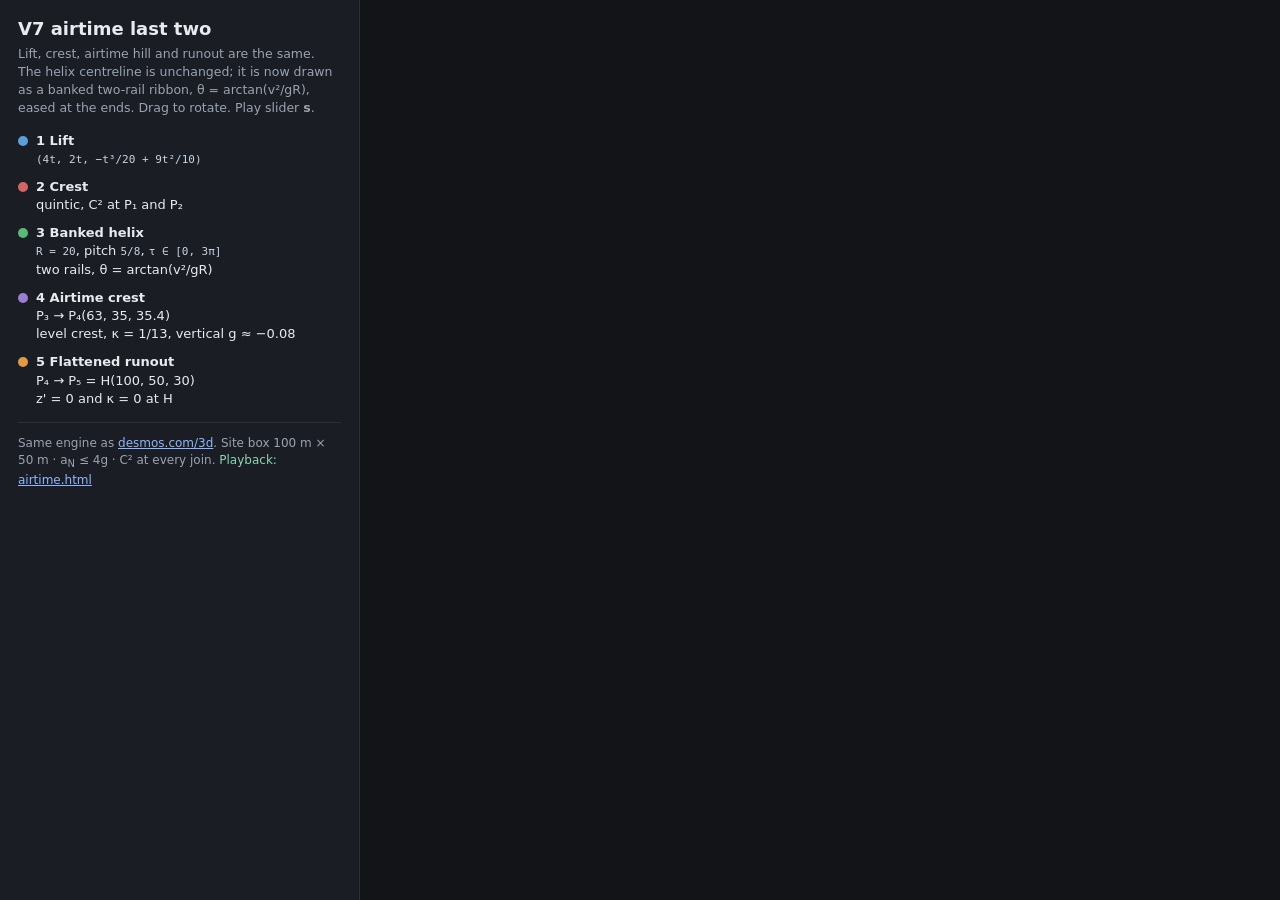
<file: desmos-airtime.html>
<!DOCTYPE html>
<html lang="en">
<head>
  <meta charset="utf-8" />
  <meta name="viewport" content="width=device-width, initial-scale=1" />
  <title>Apex Helix V7 — airtime last two in Desmos 3D</title>
  <style>
    :root {
      --bg: #121417; --panel: #1a1d23; --line: #2a2f38; --text: #e8eaed;
      --muted: #9aa3b2; --lift: #5b9fd6; --drop: #d46565; --helix: #5cb87a;
      --climb: #9b7ed4; --brake: #e09a45;
    }
    * { box-sizing: border-box; }
    html, body { margin: 0; height: 100%; background: var(--bg); color: var(--text);
      font-family: "Segoe UI", system-ui, sans-serif; }
    .wrap { display: grid; grid-template-columns: 360px 1fr; height: 100%; }
    aside { padding: 18px 18px 24px; border-right: 1px solid var(--line); overflow: auto; background: var(--panel); }
    h1 { font-size: 18px; margin: 0 0 6px; }
    .sub { color: var(--muted); font-size: 12.5px; line-height: 1.45; margin: 0 0 14px; }
    .seg { display: flex; gap: 8px; align-items: flex-start; margin: 0 0 10px; font-size: 13px; line-height: 1.4; }
    .dot { width: 10px; height: 10px; border-radius: 50%; margin-top: 4px; flex: 0 0 10px; }
    code { font-size: 11px; color: #c9d4e5; }
    #calc { width: 100%; height: 100%; }
    a { color: #8eb6ff; }
    .note { margin-top: 14px; padding-top: 12px; border-top: 1px solid var(--line); color: var(--muted); font-size: 12px; line-height: 1.45; }
    .ok { color: #8fd4b0; }
  </style>
</head>
<body>
  <div class="wrap">
    <aside>
      <h1>V7 airtime last two</h1>
      <p class="sub">Lift, crest, airtime hill and runout are the same. The helix centreline is unchanged; it is now drawn as a banked two-rail ribbon, θ = arctan(v²/gR), eased at the ends. Drag to rotate. Play slider <b>s</b>.</p>
      <div class="seg"><span class="dot" style="background:var(--lift)"></span><div><b>1 Lift</b><br><code>(4t, 2t, −t³/20 + 9t²/10)</code></div></div>
      <div class="seg"><span class="dot" style="background:var(--drop)"></span><div><b>2 Crest</b><br>quintic, C² at P₁ and P₂</div></div>
      <div class="seg"><span class="dot" style="background:var(--helix)"></span><div><b>3 Banked helix</b><br><code>R = 20</code>, pitch <code>5/8</code>, <code>τ ∈ [0, 3π]</code><br>two rails, θ = arctan(v²/gR)</div></div>
      <div class="seg"><span class="dot" style="background:var(--climb)"></span><div><b>4 Airtime crest</b><br>P₃ → P₄(63, 35, 35.4)<br>level crest, κ = 1/13, vertical g ≈ −0.08</div></div>
      <div class="seg"><span class="dot" style="background:var(--brake)"></span><div><b>5 Flattened runout</b><br>P₄ → P₅ = H(100, 50, 30)<br>z' = 0 and κ = 0 at H</div></div>
      <p class="note">
        Same engine as <a href="https://www.desmos.com/3d" target="_blank" rel="noreferrer">desmos.com/3d</a>.
        Site box 100 m × 50 m · a<sub>N</sub> ≤ 4g · C² at every join.
        <span class="ok">Playback: <a href="airtime.html">airtime.html</a></span>
      </p>
    </aside>
    <div id="calc"></div>
  </div>
  <script src="https://www.desmos.com/api/v1.12/calculator.js?apiKey=dcb31709b452b1cf9dc26972add0fda6"></script>
  <script>
    const elt = document.getElementById("calc");
    const calc = Desmos.Calculator3D(elt, {
      expressions: true,
      settingsMenu: true,
      zoomButtons: true,
      keypad: false,
    });
    window.calc = calc;

    const thin = 2.6;
    const exprs = [
      { id: "f_draw", type: "folder", title: "The five segments", collapsed: false },
      { id: "r1", latex: "r_1(t)=\\left(4t,\\ 2t,\\ -\\frac{1}{20}t^3+\\frac{9}{10}t^2\\right)", folderId: "f_draw" },
      { id: "c1", latex: "r_1(t)", domain: { min: "0", max: "10" }, color: "#5b9fd6", lineWidth: thin, folderId: "f_draw" },
      { id: "r2d", latex: "r_2(u)=c_{20}+c_{21}u+c_{22}u^2+c_{23}u^3+c_{24}u^4+c_{25}u^5", folderId: "f_draw" },
      { id: "c2", latex: "r_2(t)", domain: { min: "0", max: "1" }, color: "#d46565", lineWidth: thin, folderId: "f_draw" },
      { id: "r3", latex: "r_3(t)=\\left(32.14-20\\sin t,\\ 26.43+20\\cos t,\\ 32-\\frac{5}{8}t\\right)", folderId: "f_draw" },
      { id: "c3", latex: "r_3(t)", domain: { min: "0", max: "3\\pi" }, color: "#5cb87a", lineWidth: 1.6, lineOpacity: 0.35, folderId: "f_draw" },
      { id: "Nh", latex: "N_h(t)=(-\\sin t,\\ \\cos t,\\ 0)", folderId: "f_draw" },
      { id: "zh", latex: "z_h(t)=32-\\frac{5}{8}t", folderId: "f_draw" },
      { id: "v2h", latex: "v2_h(t)=16+2\\cdot9.8\\left(41.577-z_h(t)\\right)", folderId: "f_draw" },
      { id: "uh", latex: "u_h(t)=\\frac{t}{3\\pi}", folderId: "f_draw" },
      { id: "eh", latex: "e_h(t)=\\left\\{u_h(t)<0.16:\\ 3\\left(\\frac{u_h(t)}{0.16}\\right)^2-2\\left(\\frac{u_h(t)}{0.16}\\right)^3,\\ u_h(t)>0.84:\\ 3\\left(\\frac{1-u_h(t)}{0.16}\\right)^2-2\\left(\\frac{1-u_h(t)}{0.16}\\right)^3,\\ 1\\right\\}", folderId: "f_draw" },
      { id: "thh", latex: "\\theta_h(t)=e_h(t)\\arctan\\left(\\frac{v2_h(t)}{9.8\\cdot20}\\right)", folderId: "f_draw" },
      { id: "r3L", latex: "r_{3L}(t)=r_3(t)-2.1\\left(\\cos\\theta_h(t)N_h(t)+\\sin\\theta_h(t)(0,0,1)\\right)", folderId: "f_draw" },
      { id: "r3R", latex: "r_{3R}(t)=r_3(t)+2.1\\left(\\cos\\theta_h(t)N_h(t)+\\sin\\theta_h(t)(0,0,1)\\right)", folderId: "f_draw" },
      { id: "c3L", latex: "r_{3L}(t)", domain: { min: "0", max: "3\\pi" }, color: "#d7efe0", lineWidth: 3.4, folderId: "f_draw" },
      { id: "c3R", latex: "r_{3R}(t)", domain: { min: "0", max: "3\\pi" }, color: "#d7efe0", lineWidth: 3.4, folderId: "f_draw" },
      { id: "r4d", latex: "r_4(u)=c_{40}+c_{41}u+c_{42}u^2+c_{43}u^3+c_{44}u^4+c_{45}u^5", folderId: "f_draw" },
      { id: "c4", latex: "r_4(t)", domain: { min: "0", max: "1" }, color: "#9b7ed4", lineWidth: thin, folderId: "f_draw" },
      { id: "r5d", latex: "r_5(u)=c_{50}+c_{51}u+c_{52}u^2+c_{53}u^3+c_{54}u^4+c_{55}u^5", folderId: "f_draw" },
      { id: "c5", latex: "r_5(t)", domain: { min: "0", max: "1" }, color: "#e09a45", lineWidth: thin, folderId: "f_draw" },
      { id: "s", latex: "s=0", sliderBounds: { min: "0", max: "5", step: "0.01" }, folderId: "f_draw" },
      { id: "train", latex: "T=\\left\\{s\\le1:r_1(10s),s\\le2:r_2(s-1),s\\le3:r_3(3\\pi(s-2)),s\\le4:r_4(s-3),r_5(s-4)\\right\\}", hidden: true, folderId: "f_draw" },
      { id: "pt", latex: "T", color: "#f4d35e", pointSize: 11, folderId: "f_draw" },

      { id: "f_pts", type: "folder", title: "Waypoints", collapsed: false },
      { id: "L", latex: "L=(0,0,0)", label: "L", showLabel: true, color: "#444444", folderId: "f_pts" },
      { id: "P1", latex: "P_1=(40,20,40)", label: "P_1", showLabel: true, color: "#5b9fd6", folderId: "f_pts" },
      { id: "P2", latex: "P_2=(32.14,46.43,32)", label: "P_2", showLabel: true, color: "#d46565", folderId: "f_pts" },
      { id: "P3", latex: "P_3=\\left(32.14,\\ 6.43,\\ 32-\\frac{15\\pi}{8}\\right)", label: "P_3", showLabel: true, color: "#5cb87a", folderId: "f_pts" },
      { id: "P4", latex: "P_4=(63,35,35.4)", label: "P_4", showLabel: true, color: "#9b7ed4", folderId: "f_pts" },
      { id: "H", latex: "H=(100,50,30)", label: "P_5=H", showLabel: true, color: "#e09a45", folderId: "f_pts" },

      { id: "f_blk", type: "folder", title: "C² spline building blocks", collapsed: true },
      { id: "Kfn", latex: "K\\left(v,a\\right)=\\frac{a-v\\frac{v\\cdot a}{v\\cdot v}}{v\\cdot v}", folderId: "f_blk" },
      { id: "T1", latex: "T_1=\\frac{(4,2,3)}{\\sqrt{29}}", folderId: "f_blk" },
      { id: "U1", latex: "U_1=(4,2,3)", folderId: "f_blk" },
      { id: "W1", latex: "W_1=(0,0,-1.2)", folderId: "f_blk" },
      { id: "K1", latex: "K_1=K\\left(U_1,W_1\\right)", folderId: "f_blk" },
      { id: "V30", latex: "V_{30}=(-20,0,-5/8)", folderId: "f_blk" },
      { id: "T30", latex: "T_{30}=\\frac{V_{30}}{\\left|V_{30}\\right|}", folderId: "f_blk" },
      { id: "A30", latex: "A_{30}=(0,-20,0)", folderId: "f_blk" },
      { id: "K30", latex: "K_{30}=K\\left(V_{30},A_{30}\\right)", folderId: "f_blk" },
      { id: "V31", latex: "V_{31}=(20,0,-5/8)", folderId: "f_blk" },
      { id: "T31", latex: "T_{31}=\\frac{V_{31}}{\\left|V_{31}\\right|}", folderId: "f_blk" },
      { id: "A31", latex: "A_{31}=(0,20,0)", folderId: "f_blk" },
      { id: "K31", latex: "K_{31}=K\\left(V_{31},A_{31}\\right)", folderId: "f_blk" },
      { id: "TH", latex: "T_H=\\frac{(2,1,0)}{\\sqrt{5}}", folderId: "f_blk" },
      { id: "UH", latex: "U_H=(2,1,0)", folderId: "f_blk" },
      { id: "WH", latex: "W_H=\\left(0,0,-\\frac{5}{13}\\right)", folderId: "f_blk" },
      { id: "KH", latex: "K_H=K\\left(U_H,W_H\\right)", folderId: "f_blk" },
      { id: "TE", latex: "T_E=(1,0,0)", folderId: "f_blk" },

      { id: "D2", latex: "D_2=24T_1", folderId: "f_blk" },
      { id: "A2", latex: "A_2=24^{2}K_1", folderId: "f_blk" },
      { id: "E2", latex: "E_2=26T_{30}", folderId: "f_blk" },
      { id: "B2", latex: "B_2=26^{2}K_{30}", folderId: "f_blk" },
      { id: "c20", latex: "c_{20}=P_1", folderId: "f_blk" },
      { id: "c21", latex: "c_{21}=D_2", folderId: "f_blk" },
      { id: "c22", latex: "c_{22}=\\frac{1}{2}A_2", folderId: "f_blk" },
      { id: "c23", latex: "c_{23}=10\\left(P_2-P_1\\right)-6D_2-4E_2-\\frac{3}{2}A_2+\\frac{1}{2}B_2", folderId: "f_blk" },
      { id: "c24", latex: "c_{24}=-15\\left(P_2-P_1\\right)+8D_2+7E_2+\\frac{3}{2}A_2-B_2", folderId: "f_blk" },
      { id: "c25", latex: "c_{25}=6\\left(P_2-P_1\\right)-3D_2-3E_2-\\frac{1}{2}A_2+\\frac{1}{2}B_2", folderId: "f_blk" },

      { id: "D4", latex: "D_4=34T_{31}", folderId: "f_blk" },
      { id: "A4", latex: "A_4=34^{2}K_{31}", folderId: "f_blk" },
      { id: "E4", latex: "E_4=24T_H", folderId: "f_blk" },
      { id: "B4", latex: "B_4=24^{2}K_H", folderId: "f_blk" },
      { id: "c40", latex: "c_{40}=P_3", folderId: "f_blk" },
      { id: "c41", latex: "c_{41}=D_4", folderId: "f_blk" },
      { id: "c42", latex: "c_{42}=\\frac{1}{2}A_4", folderId: "f_blk" },
      { id: "c43", latex: "c_{43}=10\\left(P_4-P_3\\right)-6D_4-4E_4-\\frac{3}{2}A_4+\\frac{1}{2}B_4", folderId: "f_blk" },
      { id: "c44", latex: "c_{44}=-15\\left(P_4-P_3\\right)+8D_4+7E_4+\\frac{3}{2}A_4-B_4", folderId: "f_blk" },
      { id: "c45", latex: "c_{45}=6\\left(P_4-P_3\\right)-3D_4-3E_4-\\frac{1}{2}A_4+\\frac{1}{2}B_4", folderId: "f_blk" },

      { id: "D5", latex: "D_5=30T_H", folderId: "f_blk" },
      { id: "A5", latex: "A_5=30^{2}K_H", folderId: "f_blk" },
      { id: "E5", latex: "E_5=26T_E", folderId: "f_blk" },
      { id: "B5", latex: "B_5=(0,0,0)", folderId: "f_blk" },
      { id: "c50", latex: "c_{50}=P_4", folderId: "f_blk" },
      { id: "c51", latex: "c_{51}=D_5", folderId: "f_blk" },
      { id: "c52", latex: "c_{52}=\\frac{1}{2}A_5", folderId: "f_blk" },
      { id: "c53", latex: "c_{53}=10\\left(H-P_4\\right)-6D_5-4E_5-\\frac{3}{2}A_5+\\frac{1}{2}B_5", folderId: "f_blk" },
      { id: "c54", latex: "c_{54}=-15\\left(H-P_4\\right)+8D_5+7E_5+\\frac{3}{2}A_5-B_5", folderId: "f_blk" },
      { id: "c55", latex: "c_{55}=6\\left(H-P_4\\right)-3D_5-3E_5-\\frac{1}{2}A_5+\\frac{1}{2}B_5", folderId: "f_blk" },

      { id: "f_box", type: "folder", title: "Site box 100 × 50", collapsed: true },
      { id: "box1", latex: "(100t,0,0)", domain: { min: "0", max: "1" }, color: "#666666", lineWidth: 1.5, lineOpacity: 0.45, folderId: "f_box" },
      { id: "box2", latex: "(100,50t,0)", domain: { min: "0", max: "1" }, color: "#666666", lineWidth: 1.5, lineOpacity: 0.45, folderId: "f_box" },
      { id: "box3", latex: "(100-100t,50,0)", domain: { min: "0", max: "1" }, color: "#666666", lineWidth: 1.5, lineOpacity: 0.45, folderId: "f_box" },
      { id: "box4", latex: "(0,50-50t,0)", domain: { min: "0", max: "1" }, color: "#666666", lineWidth: 1.5, lineOpacity: 0.45, folderId: "f_box" },
    ];

    exprs.forEach((e) => calc.setExpression(e));

    function fitTrack() {
      const st = calc.getState();
      if (!st.graph) return;
      st.graph.viewport = { xmin: -8, xmax: 110, ymin: -20, ymax: 65, zmin: -8, zmax: 48 };
      st.graph.__v12ViewportLatexStash = {
        xmin: "-8", xmax: "110", ymin: "-20", ymax: "65", zmin: "-8", zmax: "48",
      };
      calc.setState(st);
    }
    setTimeout(fitTrack, 700);
  </script>
</body>
</html>
</file>
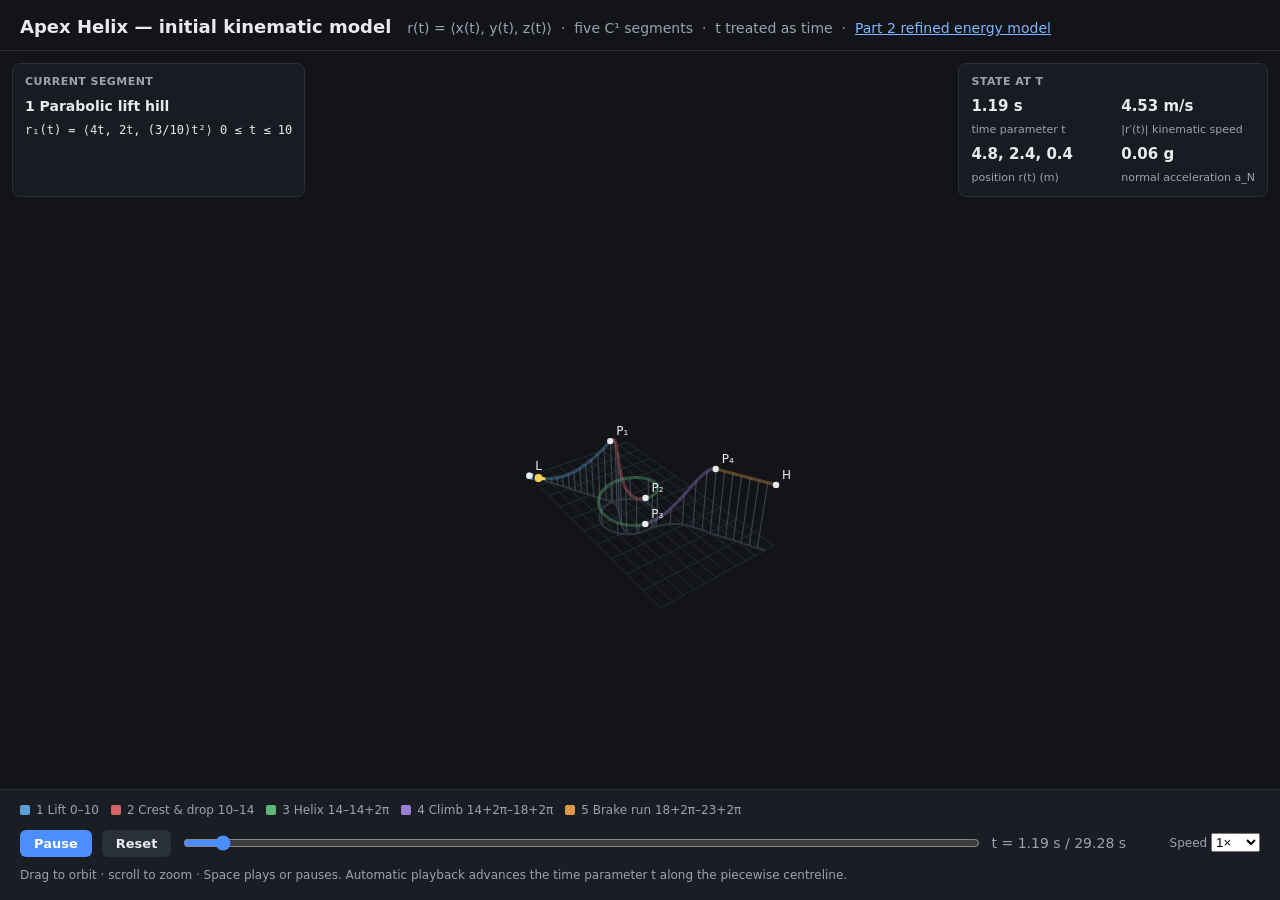
<file: initial.html>
<!DOCTYPE html>
<html lang="en">
<head>
  <meta charset="utf-8" />
  <meta name="viewport" content="width=device-width, initial-scale=1" />
  <title>Apex Helix — Part 1 parametric playback</title>
  <style>
    :root {
      --bg: #121417;
      --panel: #1a1d23;
      --line: #2a2f38;
      --text: #e8eaed;
      --muted: #9aa3b2;
      --accent: #4c8dff;
      --lift: #5b9fd6;
      --drop: #d46565;
      --helix: #5cb87a;
      --climb: #9b7ed4;
      --brake: #e09a45;
      --train: #f4d35e;
    }
    * { box-sizing: border-box; }
    html, body { margin: 0; height: 100%; background: var(--bg); color: var(--text); font: 14px/1.45 "Segoe UI", system-ui, sans-serif; }
    #app { display: grid; grid-template-rows: auto 1fr auto; height: 100%; }
    header {
      padding: 14px 20px 10px;
      border-bottom: 1px solid var(--line);
      display: flex; align-items: baseline; gap: 16px; flex-wrap: wrap;
    }
    header h1 { margin: 0; font-size: 18px; font-weight: 650; }
    header p { margin: 0; color: var(--muted); }
    .stage { position: relative; min-height: 0; }
    canvas { display: block; width: 100%; height: 100%; cursor: grab; }
    canvas.dragging { cursor: grabbing; }
    .hud {
      position: absolute; top: 12px; left: 12px; right: 12px;
      display: flex; justify-content: space-between; gap: 12px; pointer-events: none;
    }
    .card {
      background: color-mix(in srgb, var(--panel) 92%, transparent);
      border: 1px solid var(--line); border-radius: 8px; padding: 10px 12px;
      min-width: 220px; max-width: 420px;
    }
    .card h2 { margin: 0 0 6px; font-size: 11px; letter-spacing: 0.04em; text-transform: uppercase; color: var(--muted); font-weight: 650; }
    .eq { font-family: "Cascadia Mono", Consolas, monospace; font-size: 12px; color: var(--text); }
    .legend { display: flex; flex-wrap: wrap; gap: 8px 12px; font-size: 12px; color: var(--muted); }
    .swatch { width: 10px; height: 10px; border-radius: 2px; display: inline-block; margin-right: 6px; vertical-align: -1px; }
    .stats { display: grid; grid-template-columns: repeat(2, minmax(0, 1fr)); gap: 6px 16px; font-variant-numeric: tabular-nums; }
    .stats b { display: block; font-size: 15px; font-weight: 650; }
    .stats span { color: var(--muted); font-size: 11px; }
    footer {
      border-top: 1px solid var(--line); padding: 12px 20px 16px;
      display: grid; gap: 10px; background: var(--panel);
    }
    .controls { display: flex; align-items: center; gap: 10px; flex-wrap: wrap; }
    button {
      background: var(--accent); color: #fff; border: 0; border-radius: 6px;
      padding: 7px 14px; font: 600 13px/1 "Segoe UI", system-ui, sans-serif; cursor: pointer;
    }
    button.ghost { background: #2a303a; color: var(--text); }
    input[type="range"] { flex: 1; min-width: 180px; accent-color: var(--accent); }
    .t-readout { font-variant-numeric: tabular-nums; min-width: 168px; color: var(--muted); }
    .hint { color: var(--muted); font-size: 12px; }
  </style>
</head>
<body>
  <div id="app">
    <header>
      <h1>Apex Helix — initial kinematic model</h1>
      <p>r(t) = ⟨x(t), y(t), z(t)⟩ &nbsp;·&nbsp; five C¹ segments &nbsp;·&nbsp; t treated as time &nbsp;·&nbsp; <a href="./refined.html" style="color:#7eb6ff">Part 2 refined energy model</a></p>
    </header>
    <div class="stage">
      <canvas id="view"></canvas>
      <div class="hud">
        <div class="card">
          <h2>Current segment</h2>
          <div id="seg-name" style="font-weight:650;margin-bottom:6px">Lift hill</div>
          <div class="eq" id="eq"></div>
        </div>
        <div class="card">
          <h2>State at t</h2>
          <div class="stats" id="stats"></div>
        </div>
      </div>
    </div>
    <footer>
      <div class="legend">
        <span><i class="swatch" style="background:var(--lift)"></i>1 Lift 0–10</span>
        <span><i class="swatch" style="background:var(--drop)"></i>2 Crest & drop 10–14</span>
        <span><i class="swatch" style="background:var(--helix)"></i>3 Helix 14–14+2π</span>
        <span><i class="swatch" style="background:var(--climb)"></i>4 Climb 14+2π–18+2π</span>
        <span><i class="swatch" style="background:var(--brake)"></i>5 Brake run 18+2π–23+2π</span>
      </div>
      <div class="controls">
        <button id="play" type="button">Pause</button>
        <button id="reset" class="ghost" type="button">Reset</button>
        <input id="time" type="range" min="0" max="29.283" step="0.01" value="0" />
        <div class="t-readout" id="tread">t = 0.00 s</div>
        <label class="hint">Speed
          <select id="rate">
            <option value="0.5">0.5×</option>
            <option value="1" selected>1×</option>
            <option value="2">2×</option>
            <option value="4">4×</option>
          </select>
        </label>
      </div>
      <div class="hint">Drag to orbit · scroll to zoom · Space plays or pauses. Automatic playback advances the time parameter t along the piecewise centreline.</div>
    </footer>
  </div>
  <script>
    const PI = Math.PI;
    const T3 = 14 + 2 * PI;
    const T4 = T3 + 4;
    const T5 = T4 + 5;
    const G = 9.8;
    const COLORS = ["#5b9fd6", "#d46565", "#5cb87a", "#9b7ed4", "#e09a45"];
    const NAMES = [
      "1  Parabolic lift hill",
      "2  Cubic crest & first drop",
      "3  Circular descending helix",
      "4  Cubic climb back to station",
      "5  Straight level brake run",
    ];
    const EQS = [
      "r₁(t) = ⟨4t, 2t, (3/10)t²⟩   0 ≤ t ≤ 10",
      "r₂(t) with u = (t−10)/4\n⟨40+16u+40u²−32u³, 20+8u−64u²+56u³, 30+24u−82u²+44u³⟩",
      "r₃(t) = ⟨52+12 cos(t−14), 20+12 sin(t−14), 16−2(t−14)⟩",
      "r₄(t) with u = (t−14−2π)/4\ncubic Hermite from helix exit to (80, 40, 30)",
      "r₅(t) = ⟨80+20u, 40+10u, 30⟩   u = (t−18−2π)/5",
    ];

    function segIndex(t) {
      if (t < 10) return 0;
      if (t < 14) return 1;
      if (t < T3) return 2;
      if (t < T4) return 3;
      return 4;
    }
    function r(t) {
      if (t <= 10) return [4*t, 2*t, 0.3*t*t];
      if (t <= 14) {
        const u = (t-10)/4, u2 = u*u, u3 = u2*u;
        return [40+16*u+40*u2-32*u3, 20+8*u-64*u2+56*u3, 30+24*u-82*u2+44*u3];
      }
      if (t <= T3) {
        const tau = t-14;
        return [52+12*Math.cos(tau), 20+12*Math.sin(tau), 16-2*tau];
      }
      if (t <= T4) {
        const u = (t-T3)/4, u2 = u*u, u3 = u2*u;
        return [
          64+32*u2-16*u3,
          20+48*u-44*u2+16*u3,
          (16-4*PI)-8*u+(58+12*PI)*u2+(-36-8*PI)*u3,
        ];
      }
      const u = Math.min(1, (t-T4)/5);
      return [80+20*u, 40+10*u, 30];
    }
    function rp(t) {
      if (t <= 10) return [4, 2, 0.6*t];
      if (t <= 14) {
        const u = (t-10)/4;
        return [(16+80*u-96*u*u)/4, (8-128*u+168*u*u)/4, (24-164*u+132*u*u)/4];
      }
      if (t <= T3) {
        const tau = t-14;
        return [-12*Math.sin(tau), 12*Math.cos(tau), -2];
      }
      if (t <= T4) {
        const u = (t-T3)/4;
        return [
          (64*u-48*u*u)/4,
          (48-88*u+48*u*u)/4,
          (-8+2*(58+12*PI)*u+3*(-36-8*PI)*u*u)/4,
        ];
      }
      return [4, 2, 0];
    }
    function rpp(t) {
      if (t <= 10) return [0, 0, 0.6];
      if (t <= 14) {
        const u = (t-10)/4;
        return [(80-192*u)/16, (-128+336*u)/16, (-164+264*u)/16];
      }
      if (t <= T3) {
        const tau = t-14;
        return [-12*Math.cos(tau), -12*Math.sin(tau), 0];
      }
      if (t <= T4) {
        const u = (t-T3)/4;
        return [
          (64-96*u)/16,
          (-88+96*u)/16,
          (2*(58+12*PI)+6*(-36-8*PI)*u)/16,
        ];
      }
      return [0, 0, 0];
    }
    function mag(v) { return Math.hypot(v[0], v[1], v[2]); }
    function cross(a, b) {
      return [a[1]*b[2]-a[2]*b[1], a[2]*b[0]-a[0]*b[2], a[0]*b[1]-a[1]*b[0]];
    }
    function add(a, b, s=1) { return [a[0]+s*b[0], a[1]+s*b[1], a[2]+s*b[2]]; }
    function norm(v) {
      const m = mag(v) || 1;
      return [v[0]/m, v[1]/m, v[2]/m];
    }

    const SAMPLES = [];
    (function build() {
      const n = 900;
      for (let i = 0; i <= n; i++) {
        const t = T5 * i / n;
        const p = r(t), v = rp(t), a = rpp(t);
        const speed = mag(v);
        const aN = speed > 1e-9 ? mag(cross(v, a)) / speed : 0;
        SAMPLES.push({ t, p, v, speed, aN, id: segIndex(t) });
      }
    })();

    const canvas = document.getElementById("view");
    const ctx = canvas.getContext("2d");
    const cam = { az: 0.95, el: 0.58, dist: 210, target: [52, 26, 16] };
    let t = 0, playing = true, rate = 1, last = performance.now();

    function project(p) {
      const x = p[0] - cam.target[0];
      const y = p[1] - cam.target[1];
      const z = p[2] - cam.target[2];
      const ca = Math.cos(-cam.az), sa = Math.sin(-cam.az);
      const x1 = x*ca - y*sa;
      const y1 = x*sa + y*ca;
      const ce = Math.cos(cam.el), se = Math.sin(cam.el);
      const y2 = y1*ce - z*se;
      const z2 = y1*se + z*ce;
      const depth = cam.dist + y2;
      const f = 520;
      const s = f / Math.max(40, depth);
      return {
        x: canvas.width / 2 + x1 * s,
        y: canvas.height * 0.58 - z2 * s,
        depth,
        s,
      };
    }

    function draw() {
      const w = canvas.width, h = canvas.height;
      ctx.fillStyle = "#121417";
      ctx.fillRect(0, 0, w, h);

      // ground grid
      ctx.beginPath();
      ctx.strokeStyle = "#242a33";
      ctx.lineWidth = 1;
      for (let x = 0; x <= 100; x += 10) {
        const a = project([x, 0, 0]), b = project([x, 55, 0]);
        ctx.moveTo(a.x, a.y); ctx.lineTo(b.x, b.y);
      }
      for (let y = 0; y <= 55; y += 5) {
        const a = project([0, y, 0]), b = project([100, y, 0]);
        ctx.moveTo(a.x, a.y); ctx.lineTo(b.x, b.y);
      }
      ctx.stroke();

      // shadow
      ctx.beginPath();
      ctx.strokeStyle = "#2c333d";
      ctx.lineWidth = 2;
      SAMPLES.forEach((s, i) => {
        const q = project([s.p[0], s.p[1], 0]);
        if (i === 0) ctx.moveTo(q.x, q.y); else ctx.lineTo(q.x, q.y);
      });
      ctx.stroke();

      // supports (every ~18 samples)
      for (let i = 0; i < SAMPLES.length; i += 22) {
        const p = SAMPLES[i].p;
        if (p[2] < 2) continue;
        const a = project([p[0], p[1], 0]);
        const b = project(p);
        ctx.strokeStyle = "#3a414c";
        ctx.lineWidth = 1.2;
        ctx.beginPath();
        ctx.moveTo(a.x, a.y);
        ctx.lineTo(b.x, b.y);
        ctx.stroke();
      }

      // full track, then travelled portion thicker
      function strokeTrack(upto, width, alphaScale) {
        let cur = -1;
        ctx.lineCap = "round";
        ctx.lineJoin = "round";
        for (let i = 0; i < SAMPLES.length; i++) {
          const s = SAMPLES[i];
          if (s.t > upto) break;
          if (s.id !== cur) {
            if (cur >= 0) ctx.stroke();
            cur = s.id;
            ctx.beginPath();
            ctx.strokeStyle = COLORS[cur];
            ctx.globalAlpha = alphaScale;
            ctx.lineWidth = width;
            const q = project(s.p);
            ctx.moveTo(q.x, q.y);
          } else {
            const q = project(s.p);
            ctx.lineTo(q.x, q.y);
          }
        }
        ctx.stroke();
        ctx.globalAlpha = 1;
      }
      strokeTrack(T5, 3.2, 0.35);
      strokeTrack(t, 6.2, 1);

      const pos = r(t);
      const vel = rp(t);
      const acc = rpp(t);
      const q = project(pos);
      const heading = norm(vel);
      const nose = project(add(pos, heading, 3.2));
      ctx.fillStyle = "#f4d35e";
      ctx.beginPath();
      ctx.arc(q.x, q.y, Math.max(5, q.s * 1.35), 0, PI * 2);
      ctx.fill();
      ctx.strokeStyle = "#1a1d23";
      ctx.lineWidth = 2;
      ctx.stroke();
      ctx.strokeStyle = "#f4d35e";
      ctx.lineWidth = 3;
      ctx.beginPath();
      ctx.moveTo(q.x, q.y);
      ctx.lineTo(nose.x, nose.y);
      ctx.stroke();

      const waypoints = [
        [[0,0,0],"L"], [[40,20,30],"P₁"], [[64,20,16],"P₂"],
        [[64,20,16-4*PI],"P₃"], [[80,40,30],"P₄"], [[100,50,30],"H"],
      ];
      ctx.font = "12px Segoe UI, system-ui, sans-serif";
      ctx.fillStyle = "#e8eaed";
      waypoints.forEach(([p, lab]) => {
        const s = project(p);
        ctx.beginPath();
        ctx.fillStyle = "#e8eaed";
        ctx.arc(s.x, s.y, 3.2, 0, PI*2);
        ctx.fill();
        ctx.fillText(lab, s.x + 6, s.y - 6);
      });

      const id = segIndex(t);
      document.getElementById("seg-name").textContent = NAMES[id];
      document.getElementById("eq").textContent = EQS[id];
      const speed = mag(vel);
      const aN = speed > 1e-9 ? mag(cross(vel, acc)) / speed : 0;
      document.getElementById("stats").innerHTML = `
        <div><b>${t.toFixed(2)} s</b><span>time parameter t</span></div>
        <div><b>${speed.toFixed(2)} m/s</b><span>|r′(t)| kinematic speed</span></div>
        <div><b>${pos[0].toFixed(1)}, ${pos[1].toFixed(1)}, ${pos[2].toFixed(1)}</b><span>position r(t) (m)</span></div>
        <div><b>${(aN/G).toFixed(2)} g</b><span>normal acceleration a_N</span></div>`;
      document.getElementById("tread").textContent = `t = ${t.toFixed(2)} s  /  ${T5.toFixed(2)} s`;
      document.getElementById("time").value = String(t);
    }

    function resize() {
      const dpr = Math.min(2, window.devicePixelRatio || 1);
      const rect = canvas.getBoundingClientRect();
      canvas.width = Math.max(1, Math.floor(rect.width * dpr));
      canvas.height = Math.max(1, Math.floor(rect.height * dpr));
      draw();
    }
    window.addEventListener("resize", resize);

    function tick(now) {
      const dt = Math.min(0.05, (now - last) / 1000);
      last = now;
      if (playing) {
        t += dt * rate;
        if (t > T5) t = 0;
      }
      draw();
      requestAnimationFrame(tick);
    }

    const playBtn = document.getElementById("play");
    playBtn.onclick = () => {
      playing = !playing;
      playBtn.textContent = playing ? "Pause" : "Play";
    };
    document.getElementById("reset").onclick = () => { t = 0; draw(); };
    document.getElementById("time").oninput = (e) => {
      t = Number(e.target.value);
      playing = false;
      playBtn.textContent = "Play";
      draw();
    };
    document.getElementById("rate").onchange = (e) => { rate = Number(e.target.value); };
    window.addEventListener("keydown", (e) => {
      if (e.code === "Space") {
        e.preventDefault();
        playBtn.click();
      }
    });

    let drag = false, lx = 0, ly = 0;
    canvas.addEventListener("pointerdown", (e) => {
      drag = true; lx = e.clientX; ly = e.clientY;
      canvas.classList.add("dragging");
      canvas.setPointerCapture(e.pointerId);
    });
    canvas.addEventListener("pointerup", () => {
      drag = false; canvas.classList.remove("dragging");
    });
    canvas.addEventListener("pointermove", (e) => {
      if (!drag) return;
      cam.az += (e.clientX - lx) * 0.008;
      cam.el = Math.min(1.2, Math.max(0.12, cam.el + (e.clientY - ly) * 0.008));
      lx = e.clientX; ly = e.clientY;
    });
    canvas.addEventListener("wheel", (e) => {
      e.preventDefault();
      cam.dist = Math.min(420, Math.max(90, cam.dist + e.deltaY * 0.18));
    }, { passive: false });

    resize();
    requestAnimationFrame(tick);
  </script>
</body>
</html>
</file>
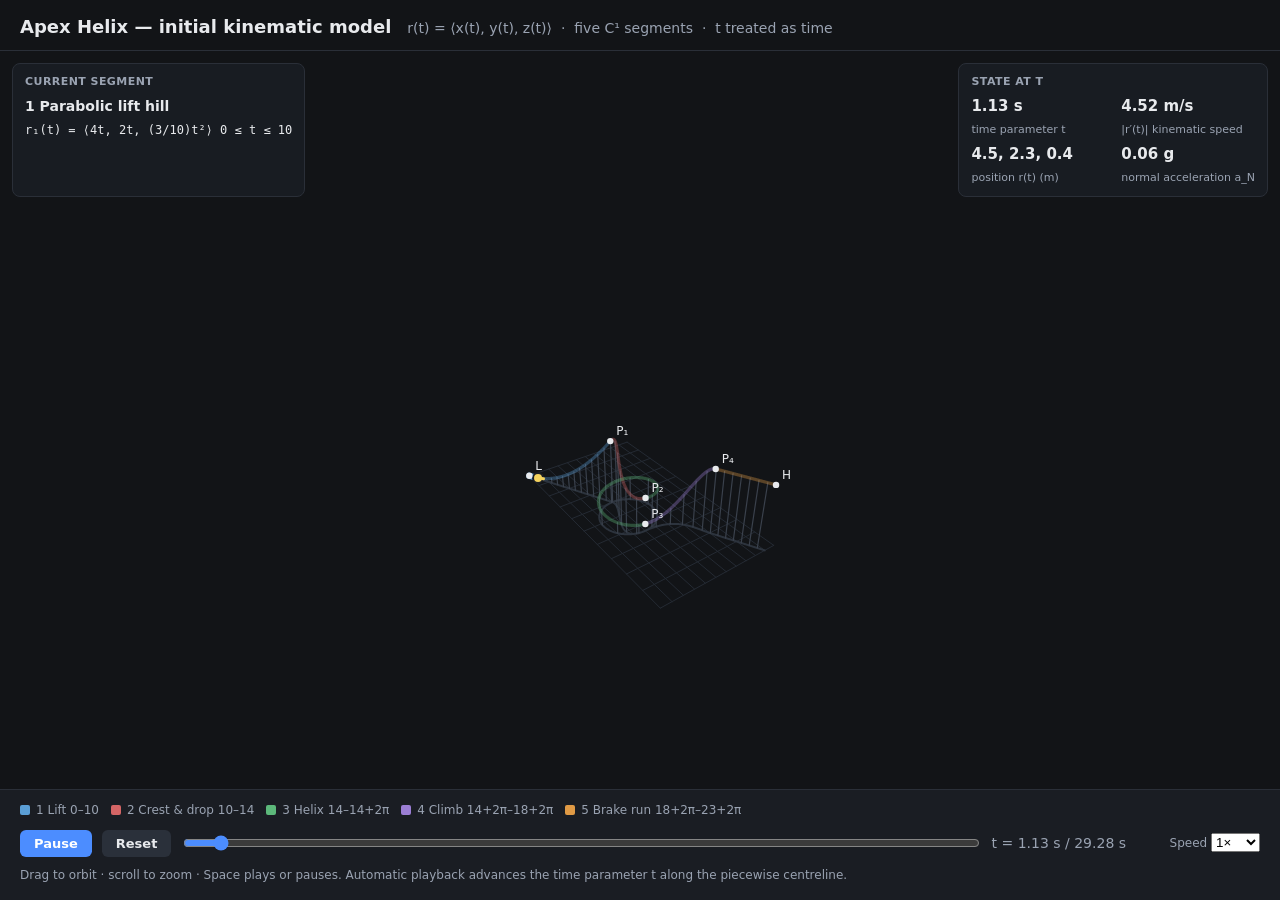
<file: coaster/apex-helix-demo.html>
<!DOCTYPE html>
<html lang="en">
<head>
  <meta charset="utf-8" />
  <meta name="viewport" content="width=device-width, initial-scale=1" />
  <title>Apex Helix — Part 1 parametric playback</title>
  <style>
    :root {
      --bg: #121417;
      --panel: #1a1d23;
      --line: #2a2f38;
      --text: #e8eaed;
      --muted: #9aa3b2;
      --accent: #4c8dff;
      --lift: #5b9fd6;
      --drop: #d46565;
      --helix: #5cb87a;
      --climb: #9b7ed4;
      --brake: #e09a45;
      --train: #f4d35e;
    }
    * { box-sizing: border-box; }
    html, body { margin: 0; height: 100%; background: var(--bg); color: var(--text); font: 14px/1.45 "Segoe UI", system-ui, sans-serif; }
    #app { display: grid; grid-template-rows: auto 1fr auto; height: 100%; }
    header {
      padding: 14px 20px 10px;
      border-bottom: 1px solid var(--line);
      display: flex; align-items: baseline; gap: 16px; flex-wrap: wrap;
    }
    header h1 { margin: 0; font-size: 18px; font-weight: 650; }
    header p { margin: 0; color: var(--muted); }
    .stage { position: relative; min-height: 0; }
    canvas { display: block; width: 100%; height: 100%; cursor: grab; }
    canvas.dragging { cursor: grabbing; }
    .hud {
      position: absolute; top: 12px; left: 12px; right: 12px;
      display: flex; justify-content: space-between; gap: 12px; pointer-events: none;
    }
    .card {
      background: color-mix(in srgb, var(--panel) 92%, transparent);
      border: 1px solid var(--line); border-radius: 8px; padding: 10px 12px;
      min-width: 220px; max-width: 420px;
    }
    .card h2 { margin: 0 0 6px; font-size: 11px; letter-spacing: 0.04em; text-transform: uppercase; color: var(--muted); font-weight: 650; }
    .eq { font-family: "Cascadia Mono", Consolas, monospace; font-size: 12px; color: var(--text); }
    .legend { display: flex; flex-wrap: wrap; gap: 8px 12px; font-size: 12px; color: var(--muted); }
    .swatch { width: 10px; height: 10px; border-radius: 2px; display: inline-block; margin-right: 6px; vertical-align: -1px; }
    .stats { display: grid; grid-template-columns: repeat(2, minmax(0, 1fr)); gap: 6px 16px; font-variant-numeric: tabular-nums; }
    .stats b { display: block; font-size: 15px; font-weight: 650; }
    .stats span { color: var(--muted); font-size: 11px; }
    footer {
      border-top: 1px solid var(--line); padding: 12px 20px 16px;
      display: grid; gap: 10px; background: var(--panel);
    }
    .controls { display: flex; align-items: center; gap: 10px; flex-wrap: wrap; }
    button {
      background: var(--accent); color: #fff; border: 0; border-radius: 6px;
      padding: 7px 14px; font: 600 13px/1 "Segoe UI", system-ui, sans-serif; cursor: pointer;
    }
    button.ghost { background: #2a303a; color: var(--text); }
    input[type="range"] { flex: 1; min-width: 180px; accent-color: var(--accent); }
    .t-readout { font-variant-numeric: tabular-nums; min-width: 168px; color: var(--muted); }
    .hint { color: var(--muted); font-size: 12px; }
  </style>
</head>
<body>
  <div id="app">
    <header>
      <h1>Apex Helix — initial kinematic model</h1>
      <p>r(t) = ⟨x(t), y(t), z(t)⟩ &nbsp;·&nbsp; five C¹ segments &nbsp;·&nbsp; t treated as time</p>
    </header>
    <div class="stage">
      <canvas id="view"></canvas>
      <div class="hud">
        <div class="card">
          <h2>Current segment</h2>
          <div id="seg-name" style="font-weight:650;margin-bottom:6px">Lift hill</div>
          <div class="eq" id="eq"></div>
        </div>
        <div class="card">
          <h2>State at t</h2>
          <div class="stats" id="stats"></div>
        </div>
      </div>
    </div>
    <footer>
      <div class="legend">
        <span><i class="swatch" style="background:var(--lift)"></i>1 Lift 0–10</span>
        <span><i class="swatch" style="background:var(--drop)"></i>2 Crest & drop 10–14</span>
        <span><i class="swatch" style="background:var(--helix)"></i>3 Helix 14–14+2π</span>
        <span><i class="swatch" style="background:var(--climb)"></i>4 Climb 14+2π–18+2π</span>
        <span><i class="swatch" style="background:var(--brake)"></i>5 Brake run 18+2π–23+2π</span>
      </div>
      <div class="controls">
        <button id="play" type="button">Pause</button>
        <button id="reset" class="ghost" type="button">Reset</button>
        <input id="time" type="range" min="0" max="29.283" step="0.01" value="0" />
        <div class="t-readout" id="tread">t = 0.00 s</div>
        <label class="hint">Speed
          <select id="rate">
            <option value="0.5">0.5×</option>
            <option value="1" selected>1×</option>
            <option value="2">2×</option>
            <option value="4">4×</option>
          </select>
        </label>
      </div>
      <div class="hint">Drag to orbit · scroll to zoom · Space plays or pauses. Automatic playback advances the time parameter t along the piecewise centreline.</div>
    </footer>
  </div>
  <script>
    const PI = Math.PI;
    const T3 = 14 + 2 * PI;
    const T4 = T3 + 4;
    const T5 = T4 + 5;
    const G = 9.8;
    const COLORS = ["#5b9fd6", "#d46565", "#5cb87a", "#9b7ed4", "#e09a45"];
    const NAMES = [
      "1  Parabolic lift hill",
      "2  Cubic crest & first drop",
      "3  Circular descending helix",
      "4  Cubic climb back to station",
      "5  Straight level brake run",
    ];
    const EQS = [
      "r₁(t) = ⟨4t, 2t, (3/10)t²⟩   0 ≤ t ≤ 10",
      "r₂(t) with u = (t−10)/4\n⟨40+16u+40u²−32u³, 20+8u−64u²+56u³, 30+24u−82u²+44u³⟩",
      "r₃(t) = ⟨52+12 cos(t−14), 20+12 sin(t−14), 16−2(t−14)⟩",
      "r₄(t) with u = (t−14−2π)/4\ncubic Hermite from helix exit to (80, 40, 30)",
      "r₅(t) = ⟨80+20u, 40+10u, 30⟩   u = (t−18−2π)/5",
    ];

    function segIndex(t) {
      if (t < 10) return 0;
      if (t < 14) return 1;
      if (t < T3) return 2;
      if (t < T4) return 3;
      return 4;
    }
    function r(t) {
      if (t <= 10) return [4*t, 2*t, 0.3*t*t];
      if (t <= 14) {
        const u = (t-10)/4, u2 = u*u, u3 = u2*u;
        return [40+16*u+40*u2-32*u3, 20+8*u-64*u2+56*u3, 30+24*u-82*u2+44*u3];
      }
      if (t <= T3) {
        const tau = t-14;
        return [52+12*Math.cos(tau), 20+12*Math.sin(tau), 16-2*tau];
      }
      if (t <= T4) {
        const u = (t-T3)/4, u2 = u*u, u3 = u2*u;
        return [
          64+32*u2-16*u3,
          20+48*u-44*u2+16*u3,
          (16-4*PI)-8*u+(58+12*PI)*u2+(-36-8*PI)*u3,
        ];
      }
      const u = Math.min(1, (t-T4)/5);
      return [80+20*u, 40+10*u, 30];
    }
    function rp(t) {
      if (t <= 10) return [4, 2, 0.6*t];
      if (t <= 14) {
        const u = (t-10)/4;
        return [(16+80*u-96*u*u)/4, (8-128*u+168*u*u)/4, (24-164*u+132*u*u)/4];
      }
      if (t <= T3) {
        const tau = t-14;
        return [-12*Math.sin(tau), 12*Math.cos(tau), -2];
      }
      if (t <= T4) {
        const u = (t-T3)/4;
        return [
          (64*u-48*u*u)/4,
          (48-88*u+48*u*u)/4,
          (-8+2*(58+12*PI)*u+3*(-36-8*PI)*u*u)/4,
        ];
      }
      return [4, 2, 0];
    }
    function rpp(t) {
      if (t <= 10) return [0, 0, 0.6];
      if (t <= 14) {
        const u = (t-10)/4;
        return [(80-192*u)/16, (-128+336*u)/16, (-164+264*u)/16];
      }
      if (t <= T3) {
        const tau = t-14;
        return [-12*Math.cos(tau), -12*Math.sin(tau), 0];
      }
      if (t <= T4) {
        const u = (t-T3)/4;
        return [
          (64-96*u)/16,
          (-88+96*u)/16,
          (2*(58+12*PI)+6*(-36-8*PI)*u)/16,
        ];
      }
      return [0, 0, 0];
    }
    function mag(v) { return Math.hypot(v[0], v[1], v[2]); }
    function cross(a, b) {
      return [a[1]*b[2]-a[2]*b[1], a[2]*b[0]-a[0]*b[2], a[0]*b[1]-a[1]*b[0]];
    }
    function add(a, b, s=1) { return [a[0]+s*b[0], a[1]+s*b[1], a[2]+s*b[2]]; }
    function norm(v) {
      const m = mag(v) || 1;
      return [v[0]/m, v[1]/m, v[2]/m];
    }

    const SAMPLES = [];
    (function build() {
      const n = 900;
      for (let i = 0; i <= n; i++) {
        const t = T5 * i / n;
        const p = r(t), v = rp(t), a = rpp(t);
        const speed = mag(v);
        const aN = speed > 1e-9 ? mag(cross(v, a)) / speed : 0;
        SAMPLES.push({ t, p, v, speed, aN, id: segIndex(t) });
      }
    })();

    const canvas = document.getElementById("view");
    const ctx = canvas.getContext("2d");
    const cam = { az: 0.95, el: 0.58, dist: 210, target: [52, 26, 16] };
    let t = 0, playing = true, rate = 1, last = performance.now();

    function project(p) {
      const x = p[0] - cam.target[0];
      const y = p[1] - cam.target[1];
      const z = p[2] - cam.target[2];
      const ca = Math.cos(-cam.az), sa = Math.sin(-cam.az);
      const x1 = x*ca - y*sa;
      const y1 = x*sa + y*ca;
      const ce = Math.cos(cam.el), se = Math.sin(cam.el);
      const y2 = y1*ce - z*se;
      const z2 = y1*se + z*ce;
      const depth = cam.dist + y2;
      const f = 520;
      const s = f / Math.max(40, depth);
      return {
        x: canvas.width / 2 + x1 * s,
        y: canvas.height * 0.58 - z2 * s,
        depth,
        s,
      };
    }

    function draw() {
      const w = canvas.width, h = canvas.height;
      ctx.fillStyle = "#121417";
      ctx.fillRect(0, 0, w, h);

      // ground grid
      ctx.beginPath();
      ctx.strokeStyle = "#242a33";
      ctx.lineWidth = 1;
      for (let x = 0; x <= 100; x += 10) {
        const a = project([x, 0, 0]), b = project([x, 55, 0]);
        ctx.moveTo(a.x, a.y); ctx.lineTo(b.x, b.y);
      }
      for (let y = 0; y <= 55; y += 5) {
        const a = project([0, y, 0]), b = project([100, y, 0]);
        ctx.moveTo(a.x, a.y); ctx.lineTo(b.x, b.y);
      }
      ctx.stroke();

      // shadow
      ctx.beginPath();
      ctx.strokeStyle = "#2c333d";
      ctx.lineWidth = 2;
      SAMPLES.forEach((s, i) => {
        const q = project([s.p[0], s.p[1], 0]);
        if (i === 0) ctx.moveTo(q.x, q.y); else ctx.lineTo(q.x, q.y);
      });
      ctx.stroke();

      // supports (every ~18 samples)
      for (let i = 0; i < SAMPLES.length; i += 22) {
        const p = SAMPLES[i].p;
        if (p[2] < 2) continue;
        const a = project([p[0], p[1], 0]);
        const b = project(p);
        ctx.strokeStyle = "#3a414c";
        ctx.lineWidth = 1.2;
        ctx.beginPath();
        ctx.moveTo(a.x, a.y);
        ctx.lineTo(b.x, b.y);
        ctx.stroke();
      }

      // full track, then travelled portion thicker
      function strokeTrack(upto, width, alphaScale) {
        let cur = -1;
        ctx.lineCap = "round";
        ctx.lineJoin = "round";
        for (let i = 0; i < SAMPLES.length; i++) {
          const s = SAMPLES[i];
          if (s.t > upto) break;
          if (s.id !== cur) {
            if (cur >= 0) ctx.stroke();
            cur = s.id;
            ctx.beginPath();
            ctx.strokeStyle = COLORS[cur];
            ctx.globalAlpha = alphaScale;
            ctx.lineWidth = width;
            const q = project(s.p);
            ctx.moveTo(q.x, q.y);
          } else {
            const q = project(s.p);
            ctx.lineTo(q.x, q.y);
          }
        }
        ctx.stroke();
        ctx.globalAlpha = 1;
      }
      strokeTrack(T5, 3.2, 0.35);
      strokeTrack(t, 6.2, 1);

      const pos = r(t);
      const vel = rp(t);
      const acc = rpp(t);
      const q = project(pos);
      const heading = norm(vel);
      const nose = project(add(pos, heading, 3.2));
      ctx.fillStyle = "#f4d35e";
      ctx.beginPath();
      ctx.arc(q.x, q.y, Math.max(5, q.s * 1.35), 0, PI * 2);
      ctx.fill();
      ctx.strokeStyle = "#1a1d23";
      ctx.lineWidth = 2;
      ctx.stroke();
      ctx.strokeStyle = "#f4d35e";
      ctx.lineWidth = 3;
      ctx.beginPath();
      ctx.moveTo(q.x, q.y);
      ctx.lineTo(nose.x, nose.y);
      ctx.stroke();

      const waypoints = [
        [[0,0,0],"L"], [[40,20,30],"P₁"], [[64,20,16],"P₂"],
        [[64,20,16-4*PI],"P₃"], [[80,40,30],"P₄"], [[100,50,30],"H"],
      ];
      ctx.font = "12px Segoe UI, system-ui, sans-serif";
      ctx.fillStyle = "#e8eaed";
      waypoints.forEach(([p, lab]) => {
        const s = project(p);
        ctx.beginPath();
        ctx.fillStyle = "#e8eaed";
        ctx.arc(s.x, s.y, 3.2, 0, PI*2);
        ctx.fill();
        ctx.fillText(lab, s.x + 6, s.y - 6);
      });

      const id = segIndex(t);
      document.getElementById("seg-name").textContent = NAMES[id];
      document.getElementById("eq").textContent = EQS[id];
      const speed = mag(vel);
      const aN = speed > 1e-9 ? mag(cross(vel, acc)) / speed : 0;
      document.getElementById("stats").innerHTML = `
        <div><b>${t.toFixed(2)} s</b><span>time parameter t</span></div>
        <div><b>${speed.toFixed(2)} m/s</b><span>|r′(t)| kinematic speed</span></div>
        <div><b>${pos[0].toFixed(1)}, ${pos[1].toFixed(1)}, ${pos[2].toFixed(1)}</b><span>position r(t) (m)</span></div>
        <div><b>${(aN/G).toFixed(2)} g</b><span>normal acceleration a_N</span></div>`;
      document.getElementById("tread").textContent = `t = ${t.toFixed(2)} s  /  ${T5.toFixed(2)} s`;
      document.getElementById("time").value = String(t);
    }

    function resize() {
      const dpr = Math.min(2, window.devicePixelRatio || 1);
      const rect = canvas.getBoundingClientRect();
      canvas.width = Math.max(1, Math.floor(rect.width * dpr));
      canvas.height = Math.max(1, Math.floor(rect.height * dpr));
      draw();
    }
    window.addEventListener("resize", resize);

    function tick(now) {
      const dt = Math.min(0.05, (now - last) / 1000);
      last = now;
      if (playing) {
        t += dt * rate;
        if (t > T5) t = 0;
      }
      draw();
      requestAnimationFrame(tick);
    }

    const playBtn = document.getElementById("play");
    playBtn.onclick = () => {
      playing = !playing;
      playBtn.textContent = playing ? "Pause" : "Play";
    };
    document.getElementById("reset").onclick = () => { t = 0; draw(); };
    document.getElementById("time").oninput = (e) => {
      t = Number(e.target.value);
      playing = false;
      playBtn.textContent = "Play";
      draw();
    };
    document.getElementById("rate").onchange = (e) => { rate = Number(e.target.value); };
    window.addEventListener("keydown", (e) => {
      if (e.code === "Space") {
        e.preventDefault();
        playBtn.click();
      }
    });

    let drag = false, lx = 0, ly = 0;
    canvas.addEventListener("pointerdown", (e) => {
      drag = true; lx = e.clientX; ly = e.clientY;
      canvas.classList.add("dragging");
      canvas.setPointerCapture(e.pointerId);
    });
    canvas.addEventListener("pointerup", () => {
      drag = false; canvas.classList.remove("dragging");
    });
    canvas.addEventListener("pointermove", (e) => {
      if (!drag) return;
      cam.az += (e.clientX - lx) * 0.008;
      cam.el = Math.min(1.2, Math.max(0.12, cam.el + (e.clientY - ly) * 0.008));
      lx = e.clientX; ly = e.clientY;
    });
    canvas.addEventListener("wheel", (e) => {
      e.preventDefault();
      cam.dist = Math.min(420, Math.max(90, cam.dist + e.deltaY * 0.18));
    }, { passive: false });

    resize();
    requestAnimationFrame(tick);
  </script>
</body>
</html>
</file>
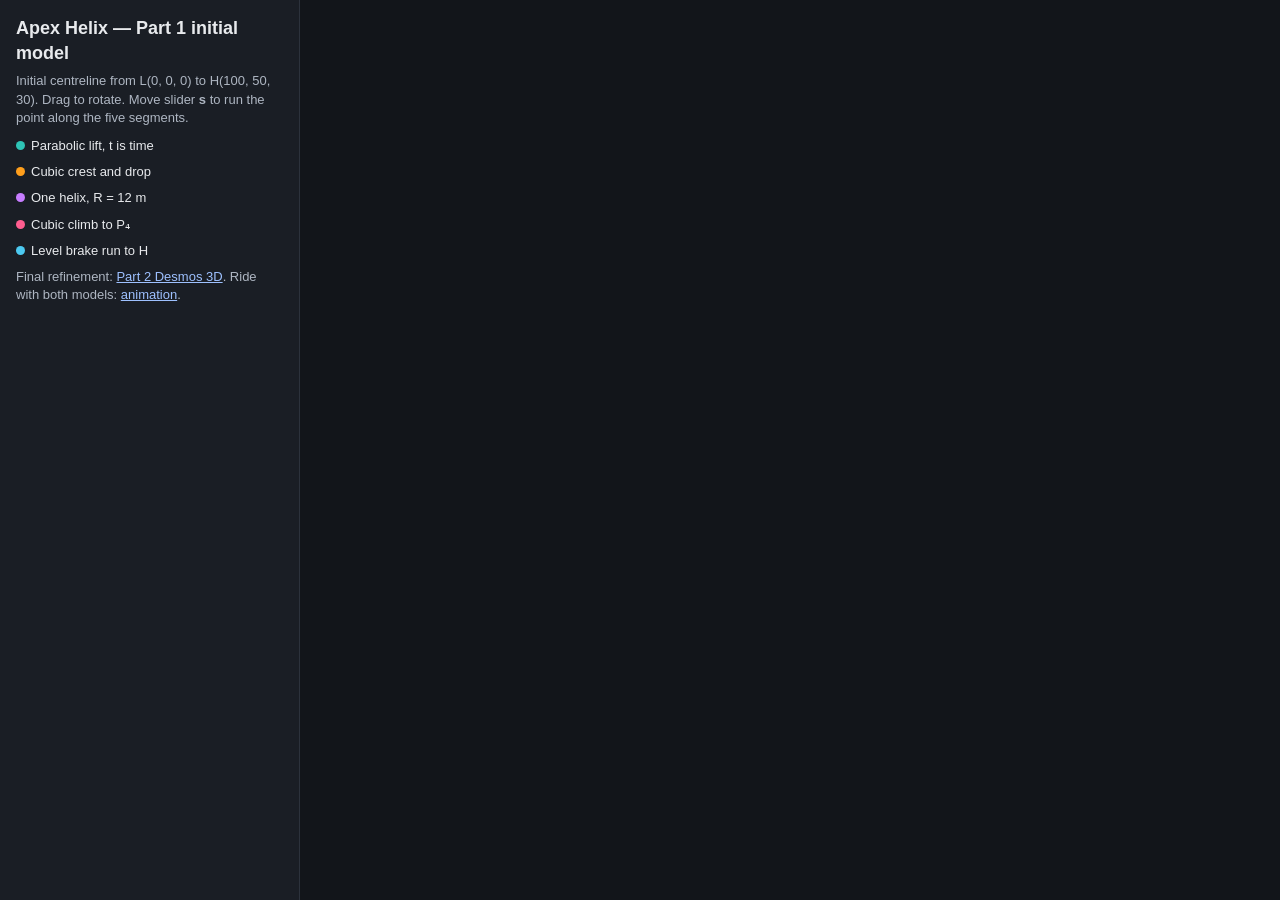
<file: part2/desmos-initial.html>
<!DOCTYPE html>
<html lang="en">
<head>
  <meta charset="utf-8" />
  <meta name="viewport" content="width=device-width, initial-scale=1" />
  <title>Apex Helix Part 1 — Desmos 3D</title>
  <style>
    html, body { margin: 0; height: 100%; background: #12151a; color: #e8eaed;
      font: 14px/1.4 "Segoe UI", sans-serif; }
    .wrap { display: grid; grid-template-columns: 300px 1fr; height: 100%; }
    aside { padding: 16px 16px 24px; background: #1a1e25; border-right: 1px solid #2c323c; overflow: auto; }
    h1 { font-size: 18px; margin: 0 0 6px; }
    p { margin: 0 0 10px; color: #aeb6c2; font-size: 13px; }
    .seg { margin: 0 0 8px; font-size: 13px; }
    .dot { display: inline-block; width: 9px; height: 9px; border-radius: 50%; margin-right: 6px; }
    #calc { width: 100%; height: 100%; }
    a { color: #9ec1ff; }
    @media (max-width: 800px) {
      .wrap { grid-template-columns: 1fr; grid-template-rows: auto 1fr; }
      aside { max-height: 34vh; }
    }
  </style>
</head>
<body>
  <div class="wrap">
    <aside>
      <h1>Apex Helix — Part 1 initial model</h1>
      <p>Initial centreline from L(0, 0, 0) to H(100, 50, 30). Drag to rotate. Move slider <b>s</b> to run the point along the five segments.</p>
      <div class="seg"><span class="dot" style="background:#2ec4b6"></span>Parabolic lift, t is time</div>
      <div class="seg"><span class="dot" style="background:#ff9f1c"></span>Cubic crest and drop</div>
      <div class="seg"><span class="dot" style="background:#c77dff"></span>One helix, R = 12 m</div>
      <div class="seg"><span class="dot" style="background:#ff5d8f"></span>Cubic climb to P₄</div>
      <div class="seg"><span class="dot" style="background:#4cc9f0"></span>Level brake run to H</div>
      <p>Final refinement: <a href="./desmos.html">Part 2 Desmos 3D</a>. Ride with both models: <a href="animation.html?v=13">animation</a>.</p>
    </aside>
    <div id="calc"></div>
  </div>
  <script src="https://www.desmos.com/api/v1.12/calculator.js?apiKey=dcb31709b452b1cf9dc26972add0fda6"></script>
  <script>
    const calc = Desmos.Calculator3D(document.getElementById("calc"), {
      expressions: true, settingsMenu: true, zoomButtons: true, keypad: false
    });
    const thin = 2.5;
    calc.setExpressions([
      { id: "f", type: "folder", title: "Five segments", collapsed: false },
      { id: "r1", latex: "r_1(t)=\\left(4t,\\ 2t,\\ 0.3t^{2}\\right)", folderId: "f" },
      { id: "c1", latex: "r_1(t)", domain: { min: "0", max: "10" }, color: "#2ec4b6", lineWidth: thin, folderId: "f" },
      { id: "r2", latex: "r_2(u)=\\left(40+16u+40u^{2}-32u^{3},\\ 20+8u-64u^{2}+56u^{3},\\ 30+24u-82u^{2}+44u^{3}\\right)", folderId: "f" },
      { id: "c2", latex: "r_2(u)", domain: { min: "0", max: "1" }, color: "#ff9f1c", lineWidth: thin, folderId: "f" },
      { id: "r3", latex: "r_3(t)=\\left(52+12\\cos t,\\ 20+12\\sin t,\\ 16-2t\\right)", folderId: "f" },
      { id: "c3", latex: "r_3(t)", domain: { min: "0", max: "2\\pi" }, color: "#c77dff", lineWidth: thin, folderId: "f" },
      { id: "r4", latex: "r_4(u)=\\left(64+32u^{2}-16u^{3},\\ 20+48u-44u^{2}+16u^{3},\\ \\left(16-4\\pi\\right)-8u+\\left(58+12\\pi\\right)u^{2}-\\left(36+8\\pi\\right)u^{3}\\right)", folderId: "f" },
      { id: "c4", latex: "r_4(u)", domain: { min: "0", max: "1" }, color: "#ff5d8f", lineWidth: thin, folderId: "f" },
      { id: "r5", latex: "r_5(t)=\\left(80+20t,\\ 40+10t,\\ 30\\right)", folderId: "f" },
      { id: "c5", latex: "r_5(t)", domain: { min: "0", max: "1" }, color: "#4cc9f0", lineWidth: thin, folderId: "f" },
      { id: "s", latex: "s=0", sliderBounds: { min: "0", max: "5", step: "0.01" }, folderId: "f" },
      { id: "train", latex: "T=\\left\\{s\\le1:r_1(10s),s\\le2:r_2(s-1),s\\le3:r_3(2\\pi(s-2)),s\\le4:r_4(s-3),r_5(s-4)\\right\\}", hidden: true, folderId: "f" },
      { id: "pt", latex: "T", color: "#f4d35e", pointSize: 12, folderId: "f" },
      { id: "fp", type: "folder", title: "Points", collapsed: false },
      { id: "L", latex: "L=(0,0,0)", label: "L", showLabel: true, folderId: "fp" },
      { id: "P1", latex: "P_1=r_1(10)", label: "P_1", showLabel: true, folderId: "fp" },
      { id: "P2", latex: "P_2=r_3(0)", label: "P_2", showLabel: true, folderId: "fp" },
      { id: "P3", latex: "P_3=r_3(2\\pi)", label: "P_3", showLabel: true, folderId: "fp" },
      { id: "P4", latex: "P_4=(80,40,30)", label: "P_4", showLabel: true, folderId: "fp" },
      { id: "H", latex: "H=(100,50,30)", label: "H", showLabel: true, folderId: "fp" }
    ]);
    try {
      calc.setMathBounds({ xmin: -10, xmax: 120, ymin: -8, ymax: 70, zmin: -8, zmax: 48 });
    } catch (err) {}
  </script>
</body>
</html>
</file>
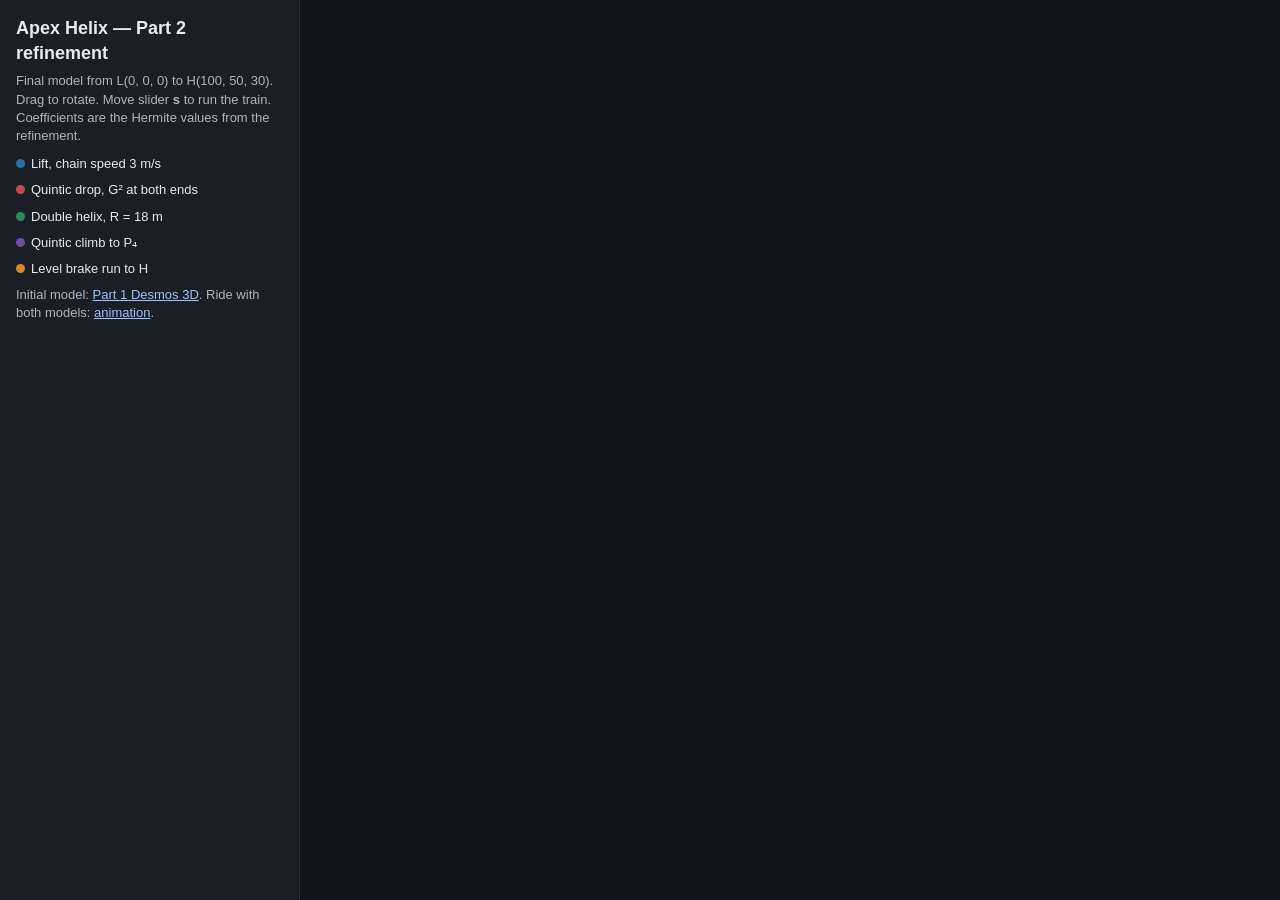
<file: part2/desmos.html>
<!DOCTYPE html>
<html lang="en">
<head>
  <meta charset="utf-8" />
  <meta name="viewport" content="width=device-width, initial-scale=1" />
  <title>Apex Helix Part 2 — Desmos 3D</title>
  <style>
    html, body { margin: 0; height: 100%; background: #12151a; color: #e8eaed;
      font: 14px/1.4 "Segoe UI", sans-serif; }
    .wrap { display: grid; grid-template-columns: 300px 1fr; height: 100%; }
    aside { padding: 16px 16px 24px; background: #1a1e25; border-right: 1px solid #2c323c; overflow: auto; }
    h1 { font-size: 18px; margin: 0 0 6px; }
    p { margin: 0 0 10px; color: #aeb6c2; font-size: 13px; }
    .seg { margin: 0 0 8px; font-size: 13px; }
    .dot { display: inline-block; width: 9px; height: 9px; border-radius: 50%; margin-right: 6px; }
    #calc { width: 100%; height: 100%; }
    a { color: #9ec1ff; }
  </style>
</head>
<body>
  <div class="wrap">
    <aside>
      <h1>Apex Helix — Part 2 refinement</h1>
      <p>Final model from L(0, 0, 0) to H(100, 50, 30). Drag to rotate. Move slider <b>s</b> to run the train. Coefficients are the Hermite values from the refinement.</p>
      <div class="seg"><span class="dot" style="background:#2b6ea3"></span>Lift, chain speed 3 m/s</div>
      <div class="seg"><span class="dot" style="background:#c44b4b"></span>Quintic drop, G² at both ends</div>
      <div class="seg"><span class="dot" style="background:#2c8a5a"></span>Double helix, R = 18 m</div>
      <div class="seg"><span class="dot" style="background:#6d4ea3"></span>Quintic climb to P₄</div>
      <div class="seg"><span class="dot" style="background:#d4892a"></span>Level brake run to H</div>
      <p>Initial model: <a href="./desmos-initial.html">Part 1 Desmos 3D</a>. Ride with both models: <a href="animation.html?v=13">animation</a>.</p>
    </aside>
    <div id="calc"></div>
  </div>
  <script src="https://www.desmos.com/api/v1.12/calculator.js?apiKey=dcb31709b452b1cf9dc26972add0fda6"></script>
  <script>
    const calc = Desmos.Calculator3D(document.getElementById("calc"), {
      expressions: true, settingsMenu: true, zoomButtons: true, keypad: false
    });
    const thin = 2.5;
    calc.setExpressions([
      { id: "f", type: "folder", title: "Five segments", collapsed: false },
      { id: "r1", latex: "r_1(t)=\\left(\\frac{114.4}{\\sqrt{5}}t,\\ \\frac{57.20}{\\sqrt{5}}t,\\ 32\\left(3t^2-2t^3\\right)\\right)", folderId: "f" },
      { id: "c1", latex: "r_1(t)", domain: { min: "0", max: "1" }, color: "#2b6ea3", lineWidth: thin, folderId: "f" },
      { id: "r2", latex: "r_2(u)=\\left(51.1612+52.031u-51.6728u^2-230.873u^3+503.962u^4-240.629u^5,25.5806+26.0155u-25.8364u^2-698.737u^3+1033.94u^4-393.167u^5,32-99.2917u^2+157.523u^3-92.5102u^4+18.2787u^5\\right)", folderId: "f" },
      { id: "c2", latex: "r_2(u)", domain: { min: "0", max: "1" }, color: "#c44b4b", lineWidth: thin, folderId: "f" },
      { id: "r3", latex: "r_3(t)=\\left(73.67+18\\cos(-0.9609+t),\\ -17.45+18\\sin(-0.9609+t),\\ 16-t\\right)", folderId: "f" },
      { id: "c3", latex: "r_3(t)", domain: { min: "0", max: "4\\pi" }, color: "#2c8a5a", lineWidth: thin, folderId: "f" },
      { id: "r4", latex: "r_4(u)=\\left(83.9801+78.4067u-117.117u^2-364.668u^3+695.878u^4-296.481u^5,-32.2047+54.7878u+228.209u^2-394.196u^3+219.997u^4-36.5928u^5,3.43363-5.314u-1.9285u^2+303.333u^3-446.793u^4+177.269u^5\\right)", folderId: "f" },
      { id: "c4", latex: "r_4(u)", domain: { min: "0", max: "1" }, color: "#6d4ea3", lineWidth: thin, folderId: "f" },
      { id: "r5", latex: "r_5(t)=\\left(80+20t,\\ 40+10t,\\ 30\\right)", folderId: "f" },
      { id: "c5", latex: "r_5(t)", domain: { min: "0", max: "1" }, color: "#d4892a", lineWidth: thin, folderId: "f" },
      { id: "s", latex: "s=0", sliderBounds: { min: "0", max: "5", step: "0.01" }, folderId: "f" },
      { id: "train", latex: "T=\\left\\{s\\le1:r_1(s),s\\le2:r_2(s-1),s\\le3:r_3(4\\pi(s-2)),s\\le4:r_4(s-3),r_5(s-4)\\right\\}", hidden: true, folderId: "f" },
      { id: "pt", latex: "T", color: "#f4d35e", pointSize: 12, folderId: "f" },
      { id: "fp", type: "folder", title: "Points", collapsed: false },
      { id: "L", latex: "L=(0,0,0)", label: "L", showLabel: true, folderId: "fp" },
      { id: "P1", latex: "P_1=r_1(1)", label: "P_1", showLabel: true, folderId: "fp" },
      { id: "P2", latex: "P_2=r_3(0)", label: "P_2", showLabel: true, folderId: "fp" },
      { id: "P3", latex: "P_3=r_3(4\\pi)", label: "P_3", showLabel: true, folderId: "fp" },
      { id: "P4", latex: "P_4=(80,40,30)", label: "P_4", showLabel: true, folderId: "fp" },
      { id: "H", latex: "H=(100,50,30)", label: "H", showLabel: true, folderId: "fp" }
    ]);
    try {
      calc.setMathBounds({ xmin: -15, xmax: 120, ymin: -55, ymax: 70, zmin: -8, zmax: 48 });
    } catch (err) {}
  </script>
</body>
</html>
</file>
